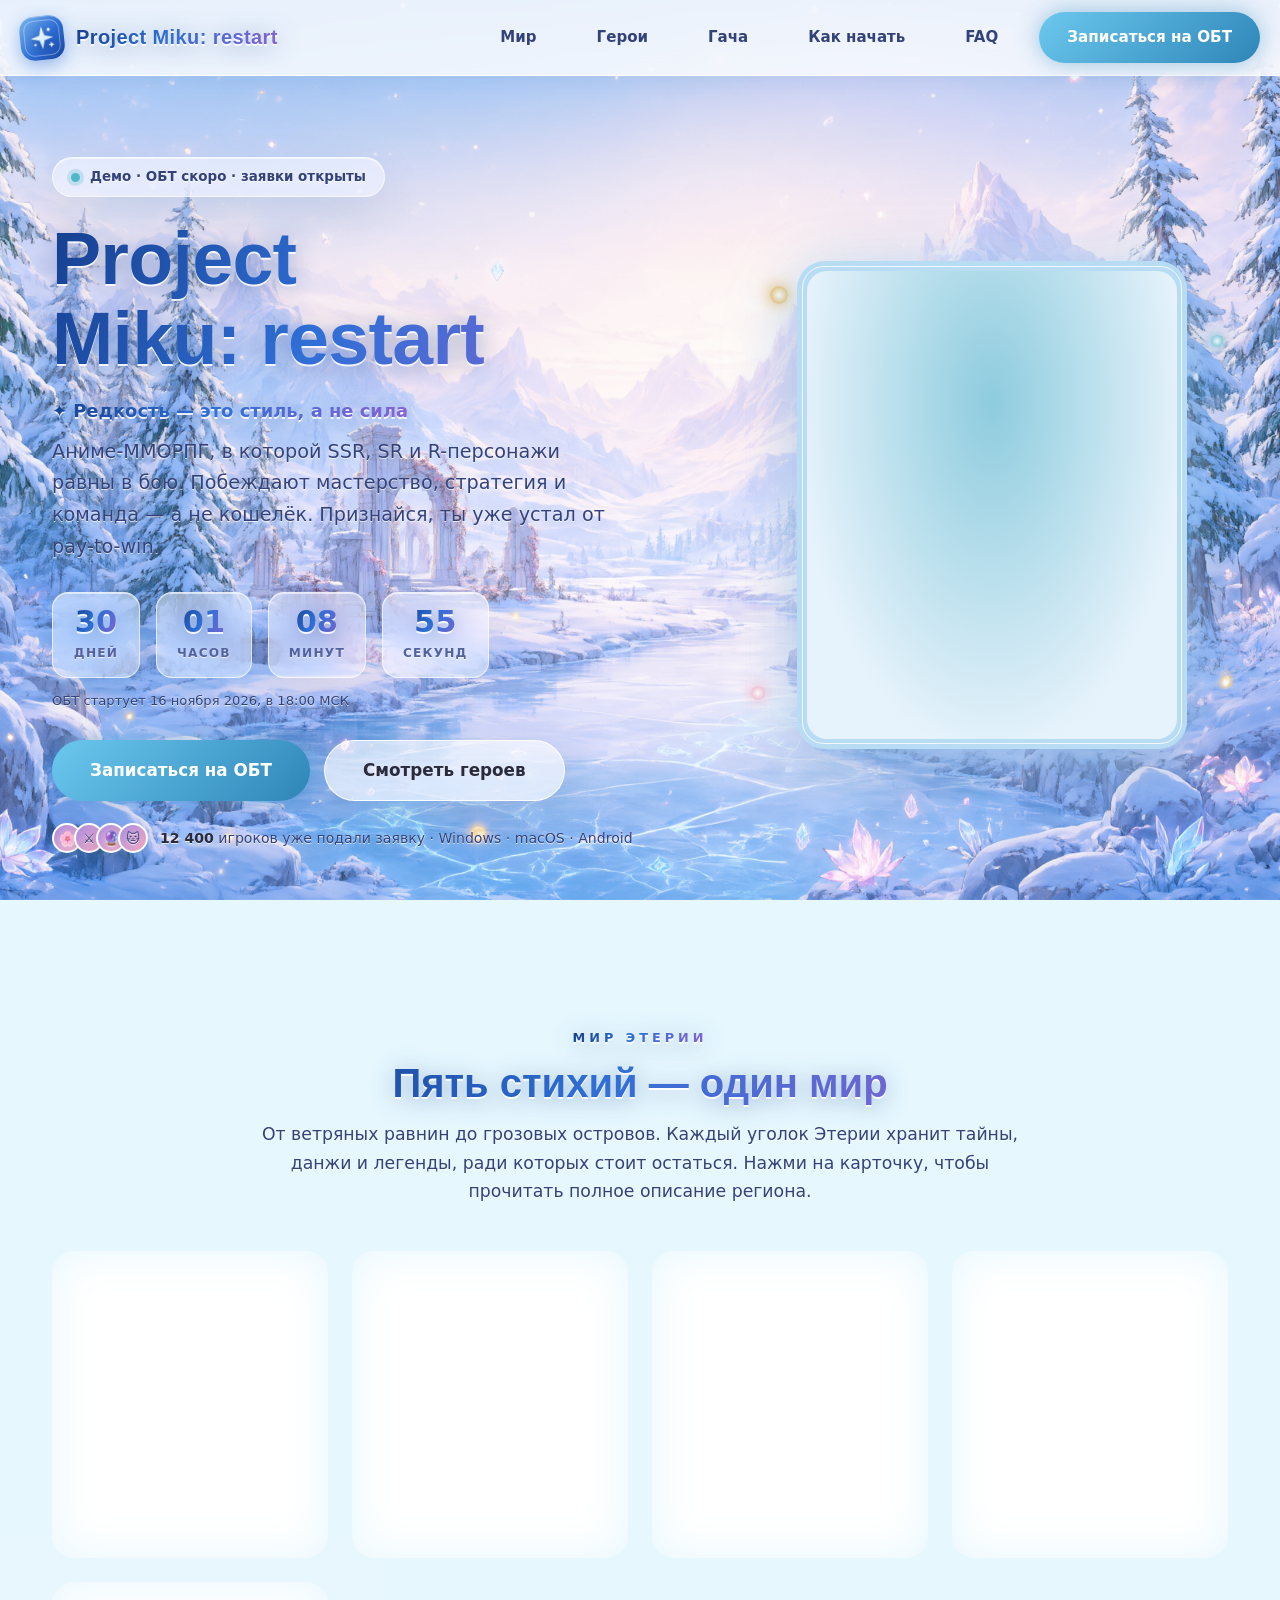
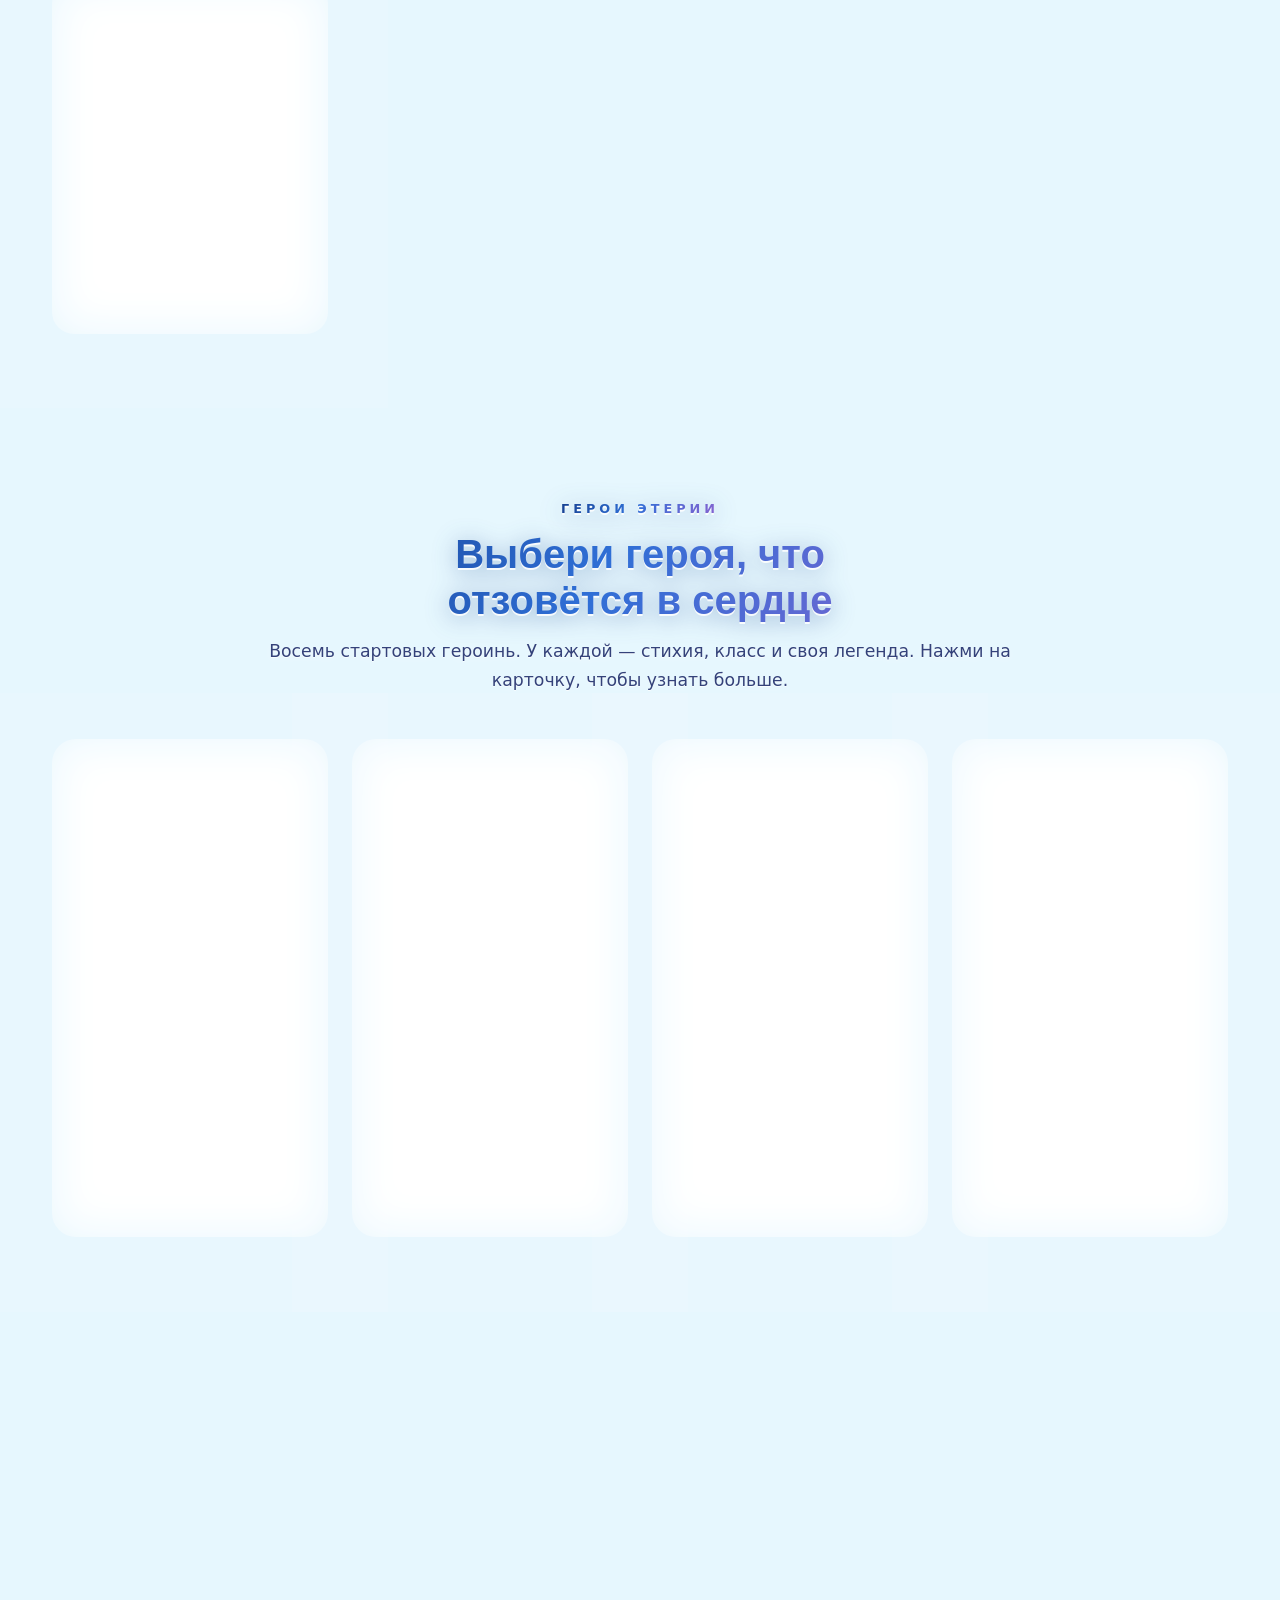
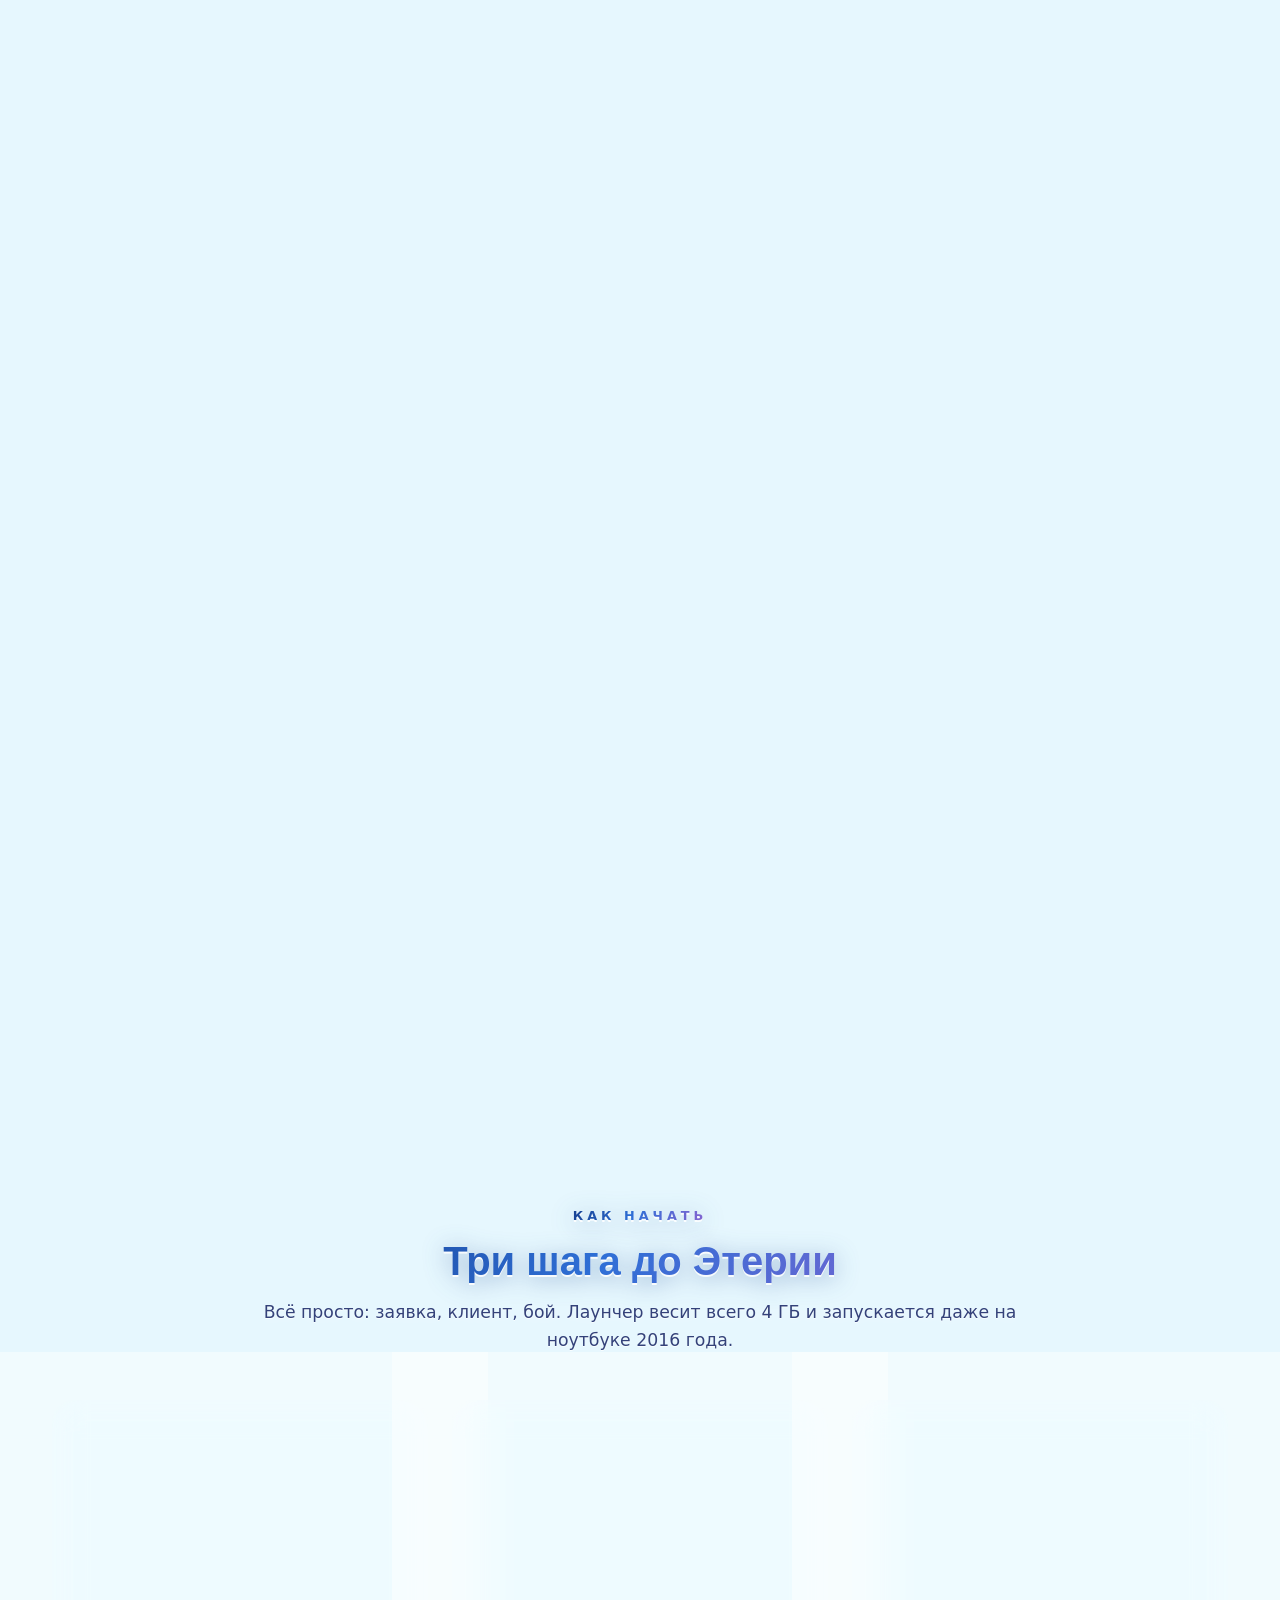
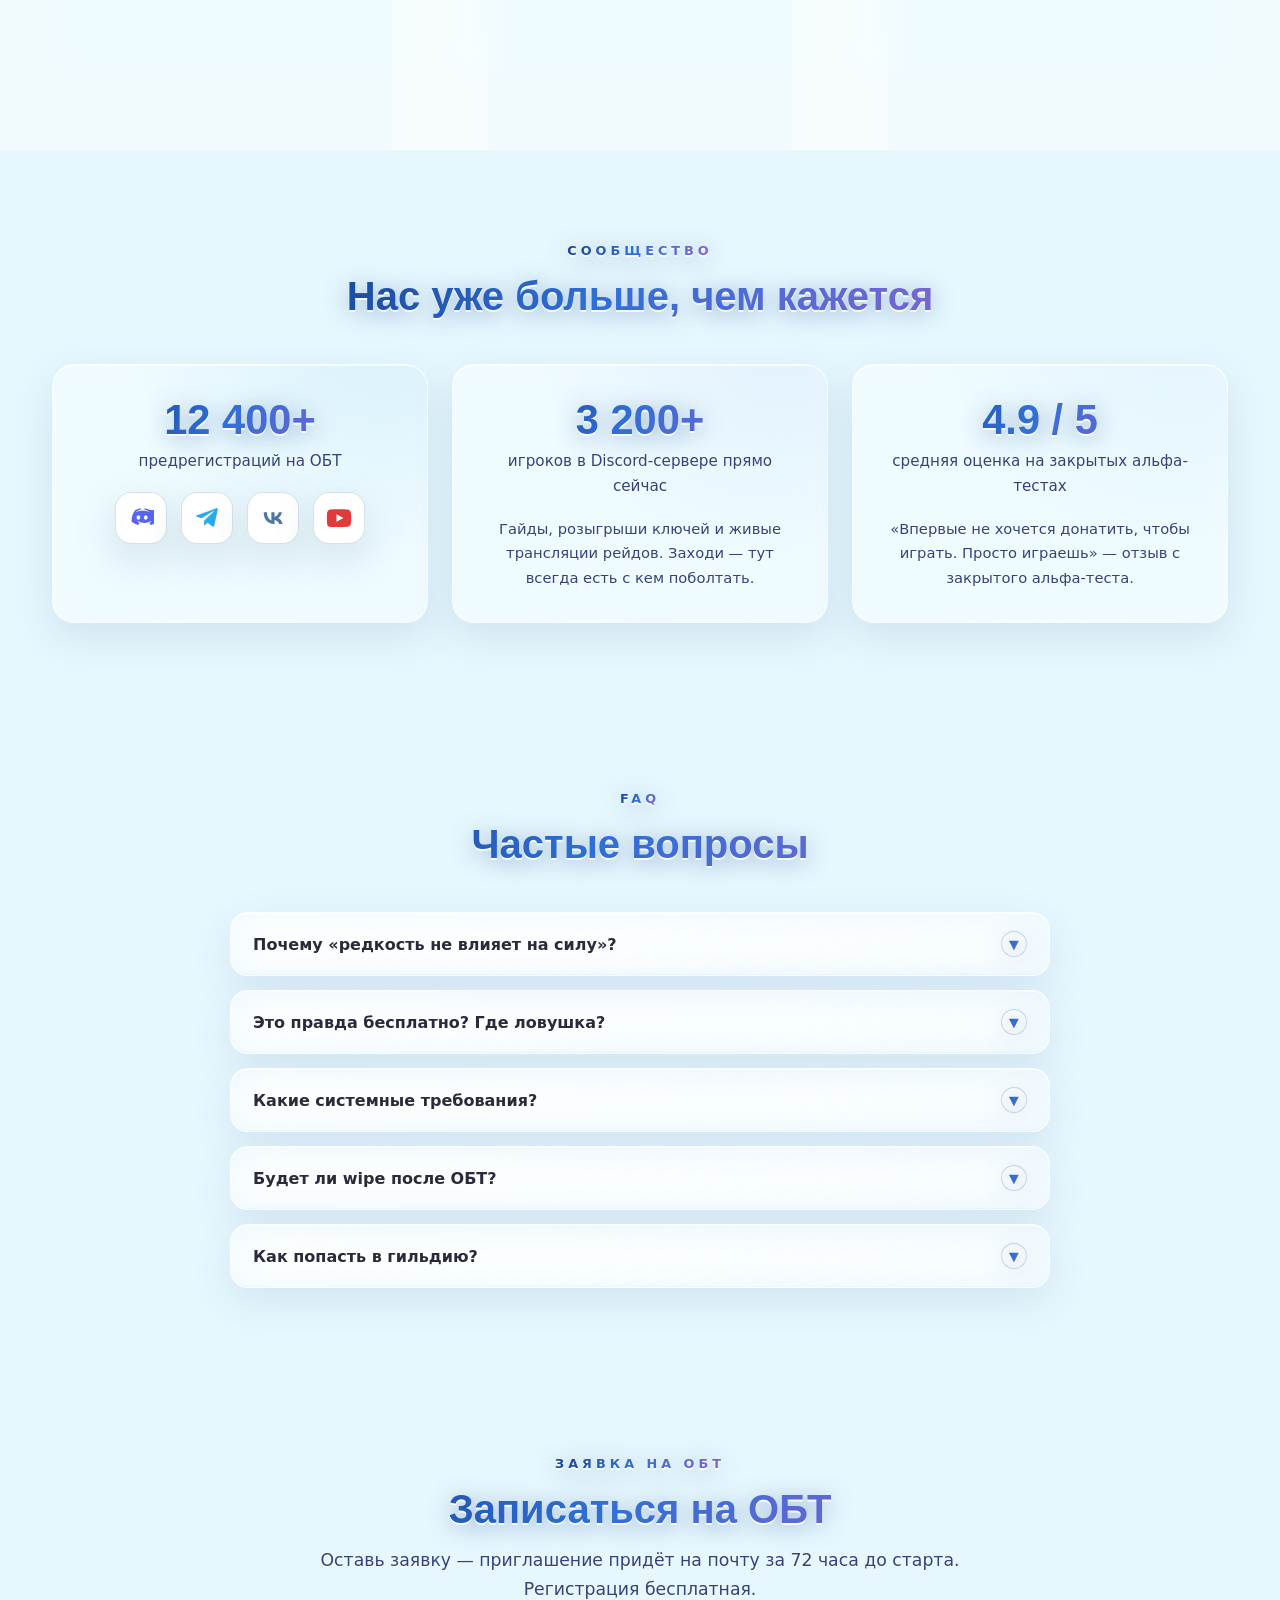
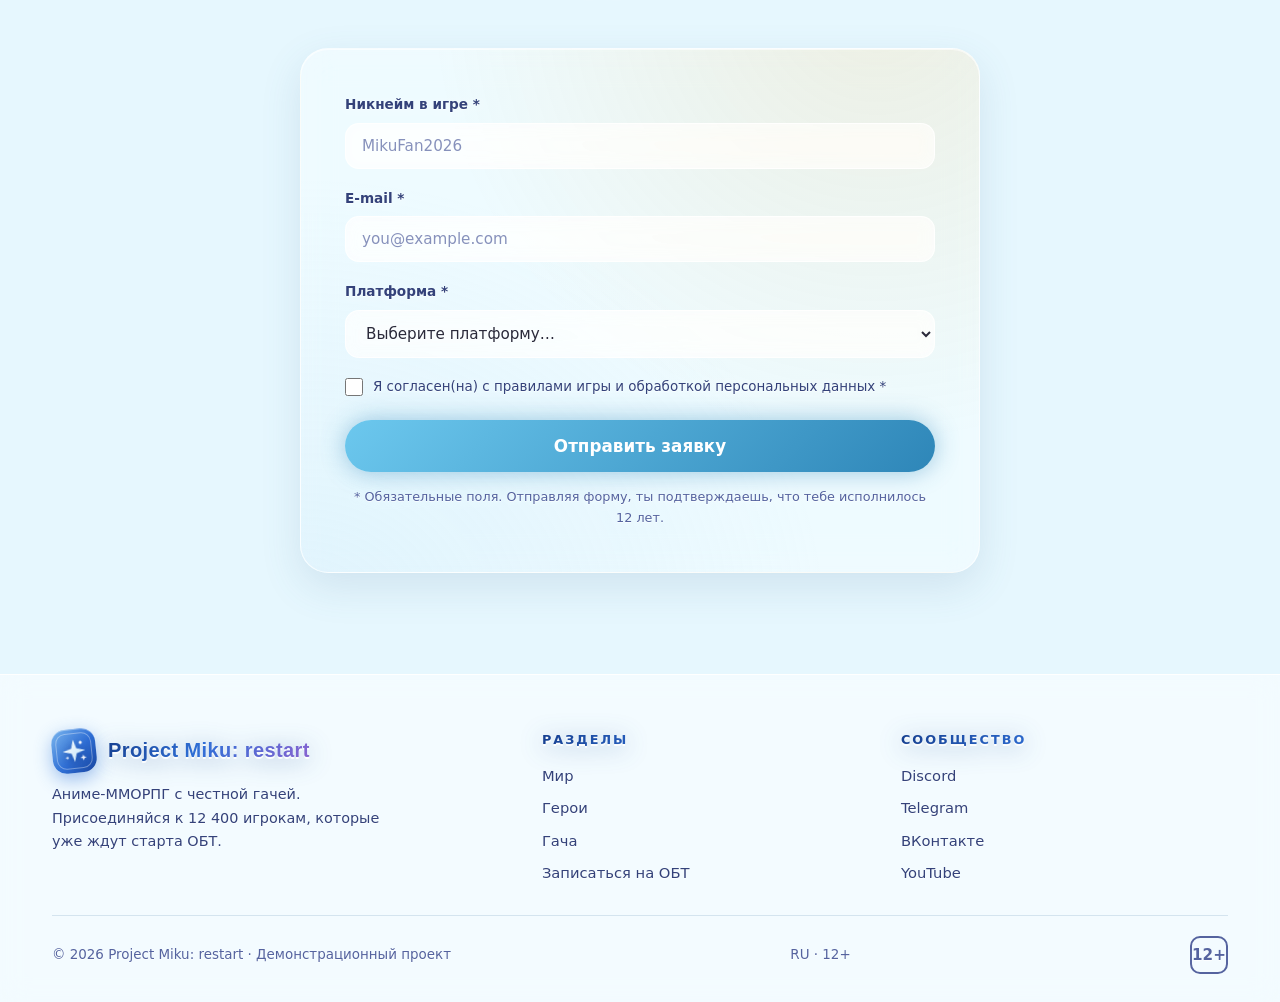
<file: index.html>
<!DOCTYPE html>
<html lang="ru">
<head>
<meta charset="UTF-8">
<meta name="viewport" content="width=device-width, initial-scale=1.0">
<meta name="description" content="Project Miku: restart — аниме-ММОРПГ с честной гачей. Редкость не влияет на силу: SSR, SR и R равны в бою. ОБТ уже скоро, отправляй заявку.">
<meta name="theme-color" content="#8fd0f0">
<meta property="og:type" content="website">
<meta property="og:site_name" content="Project Miku: restart">
<meta property="og:title" content="Project Miku: restart — аниме-ММОРПГ с честной гачей">
<meta property="og:description" content="Аниме-ММОРПГ, где редкость персонажа — это визуальный стиль, а не сила. 12 400 игроков уже подали заявку на ОБТ.">
<meta property="og:locale" content="ru_RU">
<meta name="twitter:card" content="summary">
<meta name="twitter:title" content="Project Miku: restart — аниме-ММОРПГ с честной гачей">
<meta name="twitter:description" content="Редкость не влияет на силу. Заявка на ОБТ открыта.">
<title>Project Miku: restart — аниме-ММОРПГ с честной гачей</title>
<script type="application/ld+json">
{"@context":"https://schema.org","@type":"VideoGame","name":"Project Miku: restart","applicationCategory":"Game","operatingSystem":"Windows, macOS, Android","gamePlatform":"PC, Mobile","genre":"MMORPG","inLanguage":"ru","offers":{"@type":"Offer","price":"0","priceCurrency":"RUB","availability":"https://schema.org/PreOrder"}}
</script>
<link rel="stylesheet" href="style.css">
</head>
<body>

<!-- ================= ЛЕТНИЙ ПЕЙЗАЖ (отрисованное PNG-изображение) ================= -->
<img class="bgimg" src="assets/anime-snow.png" alt="" width="1440" height="900" aria-hidden="true">

<!-- ================= SVG-СИМВОЛЫ ================= -->
<svg class="svg-defs" style="position:absolute;width:0;height:0;overflow:hidden" aria-hidden="true">
  <defs>
    <!-- Портрет аниме-девушки -->
    <symbol id="bust" viewBox="0 0 240 300">
      <defs>
        <radialGradient id="auraG" cx="50%" cy="40%" r="65%">
          <stop offset="0%" stop-color="var(--aura)" stop-opacity="0.5"/>
          <stop offset="100%" stop-color="var(--aura)" stop-opacity="0"/>
        </radialGradient>
        <linearGradient id="hairG" x1="0" y1="0" x2="0" y2="1">
          <stop offset="0%" stop-color="var(--hair-light)"/>
          <stop offset="55%" stop-color="var(--hair)"/>
          <stop offset="100%" stop-color="var(--hair-dark)"/>
        </linearGradient>
        <radialGradient id="eyeG" cx="38%" cy="34%" r="75%">
          <stop offset="0%" stop-color="var(--eye-light)"/>
          <stop offset="55%" stop-color="var(--eye)"/>
          <stop offset="100%" stop-color="var(--eye-dark)"/>
        </radialGradient>
      </defs>
      <circle cx="120" cy="152" r="120" fill="url(#auraG)"/>
      <circle cx="120" cy="152" r="99" fill="none" stroke="rgba(255,255,255,0.65)" stroke-width="1.5"/>
      <circle cx="120" cy="152" r="85" fill="none" stroke="rgba(255,255,255,0.4)" stroke-width="1" stroke-dasharray="3 7"/>
      <!-- задние волосы -->
      <path d="M120 30 C 50 30 28 112 38 200 C 46 260 78 280 120 282 C 162 280 194 260 202 200 C 212 112 190 30 120 30 Z" fill="url(#hairG)"/>
      <!-- плечи -->
      <path d="M28 300 C 34 250 78 234 120 234 C 162 234 206 250 212 300 Z" fill="var(--outfit)"/>
      <!-- воротник -->
      <path d="M90 240 L 120 274 L 150 240 C 138 228 102 228 90 240 Z" fill="var(--outfit-accent)"/>
      <path d="M90 240 L 120 274 L 150 240" stroke="var(--outfit-accent)" stroke-width="2.5" fill="none" stroke-linecap="round"/>
      <circle cx="120" cy="260" r="5.5" fill="#ffffff" opacity="0.9" stroke="var(--gold)" stroke-width="1.6"/>
      <!-- шея -->
      <path d="M108 150 L 132 150 L 130 198 C 128 206 112 206 110 198 Z" fill="var(--skin)"/>
      <path d="M120 162 L 131 198 C 129 204 120 204 120 198 Z" fill="rgba(0,0,0,0.07)"/>
      <!-- лицо -->
      <ellipse cx="120" cy="118" rx="36" ry="42" fill="var(--skin)"/>
      <ellipse cx="84" cy="126" rx="6.5" ry="10.5" fill="var(--skin)"/>
      <ellipse cx="156" cy="126" rx="6.5" ry="10.5" fill="var(--skin)"/>
      <!-- пряди по бокам -->
      <path d="M82 98 C 66 120 62 164 70 204 C 75 234 88 248 96 254 C 90 224 87 192 92 160 C 96 128 101 110 106 98 Z" fill="url(#hairG)"/>
      <path d="M158 98 C 174 120 178 164 170 204 C 165 234 152 248 144 254 C 150 224 153 192 148 160 C 144 128 139 110 134 98 Z" fill="url(#hairG)"/>
      <!-- чёлка -->
      <path d="M120 50 C 84 50 70 90 72 132 C 73 154 82 168 94 176 C 90 152 94 128 104 116 C 114 106 126 106 136 116 C 146 128 150 152 146 176 C 158 168 167 154 168 132 C 170 90 156 50 120 50 Z" fill="url(#hairG)"/>
      <!-- блик на чёлке -->
      <path d="M76 116 C 84 90 100 80 120 80 C 140 80 156 90 164 116 C 156 97 140 89 120 89 C 100 89 84 97 76 116 Z" fill="var(--hair-light)"/>
      <!-- гребень-прядь -->
      <path d="M98 62 C 106 57 114 55 120 56 C 113 66 106 80 100 94 C 94 80 92 68 98 62 Z" fill="#ffffff" opacity="0.55"/>
      <!-- глаза -->
      <ellipse cx="102" cy="128" rx="9.5" ry="12" fill="#ffffff"/>
      <ellipse cx="138" cy="128" rx="9.5" ry="12" fill="#ffffff"/>
      <ellipse cx="103" cy="129" rx="6.5" ry="9" fill="url(#eyeG)"/>
      <ellipse cx="137" cy="129" rx="6.5" ry="9" fill="url(#eyeG)"/>
      <circle cx="105.5" cy="125.2" r="2.7" fill="#ffffff"/>
      <circle cx="139.5" cy="125.2" r="2.7" fill="#ffffff"/>
      <circle cx="100.5" cy="132.4" r="1.4" fill="#ffffff" opacity="0.85"/>
      <circle cx="134.5" cy="132.4" r="1.4" fill="#ffffff" opacity="0.85"/>
      <!-- верхние ресницы -->
      <path d="M92 119 Q 102 113 112 118" stroke="var(--hair-dark)" stroke-width="2.8" fill="none" stroke-linecap="round"/>
      <path d="M128 118 Q 138 113 148 119" stroke="var(--hair-dark)" stroke-width="2.8" fill="none" stroke-linecap="round"/>
      <!-- брови -->
      <path d="M94 110 Q 103 105 112 109" stroke="var(--hair-dark)" stroke-width="2.2" fill="none" stroke-linecap="round" opacity="0.85"/>
      <path d="M128 109 Q 137 105 146 110" stroke="var(--hair-dark)" stroke-width="2.2" fill="none" stroke-linecap="round" opacity="0.85"/>
      <!-- румянец -->
      <ellipse cx="94" cy="142" rx="7" ry="4" fill="rgba(255,120,140,0.32)"/>
      <ellipse cx="146" cy="142" rx="7" ry="4" fill="rgba(255,120,140,0.32)"/>
      <!-- рот -->
      <path d="M114 150 Q 120 155.5 126 150" stroke="#d98a8a" stroke-width="2.2" fill="none" stroke-linecap="round"/>
      <!-- искры и частицы стихии -->
      <path d="M54 54 l3 8 8 3 -8 3 -3 8 -3 -8 -8 -3 8 -3 Z" fill="#ffffff" opacity="0.95"/>
      <path d="M184 76 l2.5 6.5 6.5 2.5 -6.5 2.5 -2.5 6.5 -2.5 -6.5 -6.5 -2.5 6.5 -2.5 Z" fill="#ffffff" opacity="0.75"/>
      <circle cx="172" cy="122" r="1.8" fill="#ffffff" opacity="0.85"/>
      <circle cx="64" cy="152" r="1.5" fill="#ffffff" opacity="0.8"/>
      <circle cx="176" cy="160" r="2.2" fill="var(--aura)" opacity="0.5"/>
      <circle cx="62" cy="196" r="2.6" fill="var(--aura)" opacity="0.4"/>
    </symbol>

    <!-- Иконки стихий -->
    <symbol id="el-anemo" viewBox="0 0 24 24">
      <path d="M12 1.8 L22.2 12 L12 22.2 L1.8 12 Z" fill="var(--el)"/>
      <path d="M12 5.4 L18.6 12 L12 18.6 L5.4 12 Z" fill="#fff" opacity="0.92"/>
      <path d="M12 12m-3.2 0a3.2 3.2 0 1 1 3.2 3.2" stroke="var(--el)" stroke-width="1.6" fill="none" stroke-linecap="round"/>
    </symbol>
    <symbol id="el-pyro" viewBox="0 0 24 24">
      <path d="M12 1.8 L22.2 12 L12 22.2 L1.8 12 Z" fill="var(--el)"/>
      <path d="M12 5.4 L18.6 12 L12 18.6 L5.4 12 Z" fill="#fff" opacity="0.92"/>
      <path d="M12 7.2c2.2 2.2 3.4 3.9 3.4 5.6a3.4 3.4 0 0 1-6.8 0c0-1 .5-2 1.3-3 .2.9.7 1.5 1.3 1.9.1-1.5.4-2.9.8-4.5z" fill="var(--el)"/>
    </symbol>
    <symbol id="el-hydro" viewBox="0 0 24 24">
      <path d="M12 1.8 L22.2 12 L12 22.2 L1.8 12 Z" fill="var(--el)"/>
      <path d="M12 5.4 L18.6 12 L12 18.6 L5.4 12 Z" fill="#fff" opacity="0.92"/>
      <path d="M12 7.4c2.4 2.7 3.6 4.6 3.6 6.2a3.6 3.6 0 0 1-7.2 0c0-1.6 1.2-3.5 3.6-6.2z" fill="var(--el)"/>
    </symbol>
    <symbol id="el-electro" viewBox="0 0 24 24">
      <path d="M12 1.8 L22.2 12 L12 22.2 L1.8 12 Z" fill="var(--el)"/>
      <path d="M12 5.4 L18.6 12 L12 18.6 L5.4 12 Z" fill="#fff" opacity="0.92"/>
      <path d="M13.4 6.2 8.8 12.6h2.6l-1 5.2 4.8-6.4h-2.6z" fill="var(--el)"/>
    </symbol>
    <symbol id="el-dendro" viewBox="0 0 24 24">
      <path d="M12 1.8 L22.2 12 L12 22.2 L1.8 12 Z" fill="var(--el)"/>
      <path d="M12 5.4 L18.6 12 L12 18.6 L5.4 12 Z" fill="#fff" opacity="0.92"/>
      <path d="M7 17.2C7.4 11.6 10.2 7.8 17 7.2c.6 6.8-2.2 9.6-8.8 10-1 .1-1.6-.1-1.2 0z" fill="var(--el)"/>
      <path d="M7 17.2 11.8 12.4" stroke="var(--el)" stroke-width="1.4" stroke-linecap="round"/>
    </symbol>
    <symbol id="el-cryo" viewBox="0 0 24 24">
      <path d="M12 1.8 L22.2 12 L12 22.2 L1.8 12 Z" fill="var(--el)"/>
      <path d="M12 5.4 L18.6 12 L12 18.6 L5.4 12 Z" fill="#fff" opacity="0.92"/>
      <path d="M12 7.4v9.2M7.4 12h9.2M8.7 8.7l6.6 6.6M15.3 8.7l-6.6 6.6" stroke="var(--el)" stroke-width="1.6" stroke-linecap="round"/>
    </symbol>
    <symbol id="el-geo" viewBox="0 0 24 24">
      <path d="M12 1.8 L22.2 12 L12 22.2 L1.8 12 Z" fill="var(--el)"/>
      <path d="M12 5.4 L18.6 12 L12 18.6 L5.4 12 Z" fill="#fff" opacity="0.92"/>
      <path d="M12 7.6l4.4 4.4-4.4 4.4-4.4-4.4z" fill="var(--el)"/>
    </symbol>

    <!-- Звезда гачи -->
    <symbol id="wish-star" viewBox="0 0 220 220">
      <defs>
        <linearGradient id="starG" x1="0" y1="0" x2="1" y2="1">
          <stop offset="0%" stop-color="#fff2c8"/>
          <stop offset="45%" stop-color="#f4c97a"/>
          <stop offset="100%" stop-color="#e0a838"/>
        </linearGradient>
      </defs>
      <g transform="translate(110 110)">
        <path d="M0 -92 L22 -32 L86 -32 L34 8 L54 70 L0 34 L-54 70 L-34 8 L-86 -32 L-22 -32 Z" fill="url(#starG)"/>
        <path d="M0 -70 L14 -25 L58 -25 L22 8 L36 48 L0 26 L-36 48 L-22 8 L-58 -25 L-14 -25 Z" fill="#fff" opacity="0.4"/>
        <circle cx="-26" cy="-26" r="7" fill="#fff" opacity="0.85"/>
        <circle cx="30" cy="34" r="5" fill="#fff" opacity="0.7"/>
        <circle cx="24" cy="-44" r="4" fill="#fff" opacity="0.6"/>
      </g>
    </symbol>

    <!-- Регионы (светлые) -->
    <symbol id="land-plains" viewBox="0 0 320 140">
      <defs>
        <linearGradient id="plg" x1="0" y1="0" x2="0" y2="1">
          <stop offset="0%" stop-color="#9fd8ea"/>
          <stop offset="100%" stop-color="#cfeef7"/>
        </linearGradient>
      </defs>
      <rect width="320" height="140" fill="url(#plg)"/>
      <ellipse cx="250" cy="36" rx="30" ry="16" fill="#fff" opacity="0.9"/>
      <path d="M0 100 L60 60 L110 92 L170 44 L230 90 L280 58 L320 88 L320 140 L0 140 Z" fill="#8fce9a"/>
      <path d="M0 118 L80 92 L140 112 L210 84 L280 110 L320 94 L320 140 L0 140 Z" fill="#6fb087"/>
    </symbol>
    <symbol id="land-cliffs" viewBox="0 0 320 140">
      <linearGradient id="clg" x1="0" y1="0" x2="0" y2="1">
        <stop offset="0%" stop-color="#f4d9a0"/>
        <stop offset="100%" stop-color="#faeed2"/>
      </linearGradient>
      <rect width="320" height="140" fill="url(#clg)"/>
      <ellipse cx="70" cy="34" rx="26" ry="15" fill="#fff" opacity="0.9"/>
      <path d="M0 90 L50 46 L110 84 L180 30 L250 80 L320 46 L320 140 L0 140 Z" fill="#e8c887"/>
      <path d="M0 116 L90 86 L160 112 L240 80 L320 112 L320 140 L0 140 Z" fill="#d4ab5e"/>
    </symbol>
    <symbol id="land-storm" viewBox="0 0 320 140">
      <linearGradient id="stg" x1="0" y1="0" x2="0" y2="1">
        <stop offset="0%" stop-color="#c7b8ea"/>
        <stop offset="100%" stop-color="#e8dff8"/>
      </linearGradient>
      <rect width="320" height="140" fill="url(#stg)"/>
      <path d="M200 10 L214 44 L250 22 L234 56 L276 34 L240 66 L292 52 L246 82 L210 78 L160 92 L120 40 Z" fill="#e8c85a" opacity="0.95"/>
      <path d="M0 100 L70 60 L130 96 L210 56 L280 94 L320 70 L320 140 L0 140 Z" fill="#ab93d8"/>
      <path d="M0 120 L100 92 L180 116 L260 88 L320 112 L320 140 L0 140 Z" fill="#8a6fc0"/>
    </symbol>
    <symbol id="land-forest" viewBox="0 0 320 140">
      <linearGradient id="fog" x1="0" y1="0" x2="0" y2="1">
        <stop offset="0%" stop-color="#bfe3b0"/>
        <stop offset="100%" stop-color="#dcf0d2"/>
      </linearGradient>
      <rect width="320" height="140" fill="url(#fog)"/>
      <ellipse cx="270" cy="28" rx="24" ry="13" fill="#fff" opacity="0.7"/>
      <path d="M40 60 L60 20 L80 60 Z" fill="#7cbb6a"/>
      <path d="M110 70 L135 12 L160 70 Z" fill="#92cc7e"/>
      <path d="M180 66 L204 18 L228 66 Z" fill="#7cbb6a"/>
      <path d="M250 62 L270 24 L290 62 Z" fill="#92cc7e"/>
      <path d="M0 96 L70 70 L140 100 L220 66 L320 100 L320 140 L0 140 Z" fill="#5fa856"/>
      <path d="M0 118 L110 96 L220 116 L320 96 L320 140 L0 140 Z" fill="#4c9345"/>
    </symbol>

    <!-- Соцсети -->
    <symbol id="ic-discord" viewBox="0 0 24 24">
      <path fill="#5865F2" d="M20.3 4.7A19.8 19.8 0 0 0 15.4 3l-.5 1a18.3 18.3 0 0 1 5.4 2.7 15.6 15.6 0 0 0-13.5 0A18.3 18.3 0 0 1 12.2 4L11.7 3a19.8 19.8 0 0 0-4.9 1.7C3.9 8.4 3.1 12 3.4 15.5a19.8 19.8 0 0 0 6 3l1.2-2a12.9 12.9 0 0 1-2-1l.5-.4a14.2 14.2 0 0 0 12.1 0l.5.4a12.9 12.9 0 0 1-2 1l1.2 2a19.8 19.8 0 0 0 6-3c.4-4.2-.7-7.8-3.1-10.8zM9.6 13.5c-1 0-1.7-.9-1.7-2s.8-2 1.7-2 1.7.9 1.7 2-.8 2-1.7 2zm6.8 0c-1 0-1.7-.9-1.7-2s.8-2 1.7-2 1.7.9 1.7 2-.7 2-1.7 2z"/>
    </symbol>
    <symbol id="ic-tg" viewBox="0 0 24 24">
      <path fill="#2AABEE" d="M21.9 4.4 18.8 19c-.2 1-.8 1.2-1.7.8l-4.7-3.5-2.3 2.2c-.3.3-.5.5-1 .5l.4-4.8L18.2 5.9c.4-.3-.1-.5-.6-.2L7.2 12.3l-4.6-1.4c-1-.3-1-1 .2-1.5L20.7 3c.8-.3 1.6.2 1.2 1.4z"/>
    </symbol>
    <symbol id="ic-vk" viewBox="0 0 24 24">
      <path fill="#4D76A1" d="M12.9 17.5c-5.8 0-9.4-4-9.5-10.7h3c.1 4.9 2.4 7 4.1 7.4V6.8h2.9v4.2c1.7-.2 3.4-2.1 4-4.2h2.9c-.4 2.6-2.3 4.5-3.6 5.3 1.3.6 3.4 2.2 4.2 5.4h-3.2c-.6-2-2.2-3.5-4.3-3.7v3.7z"/>
    </symbol>
    <symbol id="ic-yt" viewBox="0 0 24 24">
      <path fill="#E03A3A" d="M23 7.5s-.2-1.6-.9-2.3c-.8-.9-1.8-.9-2.3-1C16.7 4 12 4 12 4s-4.7 0-7.8.2c-.5.1-1.5.1-2.3 1-.7.7-.9 2.3-.9 2.3S.8 9.5.8 11.4v1.7c0 1.9.2 3.9.2 3.9s.2 1.6.9 2.3c.8.8 1.9.8 2.4.9 1.8.2 7.7.2 7.7.2s4.7 0 7.8-.3c.5-.1 1.5-.1 2.3-1 .7-.7.9-2.3.9-2.3s.2-2 .2-3.9v-1.6c0-1.9-.2-3.9-.2-3.9zM9.7 15.4V8.6l6.3 3.4-6.3 3.4z"/>
    </symbol>
  </defs>
</svg>

<!-- ================= ШАПКА ================= -->
<header class="site-header" role="banner">
  <div class="container header-inner">
    <a href="#top" class="logo" aria-label="Project Miku: restart — на главную">
      <span class="logo-mark" aria-hidden="true"><svg class="logo-svg" viewBox="0 0 42 42"><defs><linearGradient id="lgGem" x1="0" y1="0" x2="1" y2="1"><stop offset="0%" stop-color="#ffffff"/><stop offset="100%" stop-color="#bfe0f7"/></linearGradient></defs><path d="M21 5 L24.6 17.4 L37 21 L24.6 24.6 L21 37 L17.4 24.6 L5 21 L17.4 17.4 Z" fill="url(#lgGem)"/><circle cx="31" cy="10" r="2.2" fill="#ffffff" opacity="0.95"/><circle cx="11" cy="30" r="1.7" fill="#ffffff" opacity="0.85"/><path d="M33.5 27 l1.2 3.2 3.2 1.2 -3.2 1.2 -1.2 3.2 -1.2 -3.2 -3.2 -1.2 3.2 -1.2 Z" fill="#ffffff" opacity="0.9"/></svg></span>
      <span class="logo-text">Project Miku: restart</span>
    </a>
    <nav class="main-nav" aria-label="Основная навигация">
      <a href="#world" class="nav-link">Мир</a>
      <a href="#characters" class="nav-link">Герои</a>
      <a href="#gacha" class="nav-link">Гача</a>
      <a href="#play" class="nav-link">Как начать</a>
      <a href="#faq" class="nav-link">FAQ</a>
      <a href="#register" class="btn btn-gold">Записаться на ОБТ</a>
    </nav>
    <button class="burger" id="burger" aria-label="Открыть меню" aria-expanded="false" aria-controls="mobileMenu">
      <span></span>
    </button>
  </div>
</header>

<!-- Мобильное меню -->
<div class="mobile-menu" id="mobileMenu" aria-hidden="true">
  <nav aria-label="Мобильная навигация">
    <a href="#world" class="nav-link">Мир</a>
    <a href="#characters" class="nav-link">Герои</a>
    <a href="#gacha" class="nav-link">Гача</a>
    <a href="#play" class="nav-link">Как начать</a>
    <a href="#faq" class="nav-link">FAQ</a>
    <a href="#register" class="btn btn-gold">Записаться на ОБТ</a>
  </nav>
</div>

<main id="top">

  <!-- ================= HERO ================= -->
  <section class="hero" aria-labelledby="hero-title">
    <div class="container hero-grid">
      <div class="hero-copy">
        <div class="hero-badge"><span class="dot" aria-hidden="true"></span><span>Демо · ОБТ скоро · заявки открыты</span></div>
        <h1 class="hero-title" id="hero-title">Project Miku: restart</h1>
        <div class="hero-usp">✦ Редкость — это стиль, а не сила</div>
        <p class="hero-subtitle">Аниме-ММОРПГ, в которой SSR, SR и R-персонажи равны в бою. Побеждают мастерство, стратегия и команда — а не кошелёк. Признайся, ты уже устал от pay-to-win.</p>

        <div class="countdown" role="timer" aria-live="off" aria-label="Обратный отсчёт до начала ОБТ">
          <div class="countdown-item">
            <div class="countdown-value" id="cd-days">00</div>
            <div class="countdown-label">Дней</div>
          </div>
          <div class="countdown-item">
            <div class="countdown-value" id="cd-hours">00</div>
            <div class="countdown-label">Часов</div>
          </div>
          <div class="countdown-item">
            <div class="countdown-value" id="cd-minutes">00</div>
            <div class="countdown-label">Минут</div>
          </div>
          <div class="countdown-item">
            <div class="countdown-value" id="cd-seconds">00</div>
            <div class="countdown-label">Секунд</div>
          </div>
        </div>
        <p class="countdown-note">ОБТ стартует 16 ноября 2026, в 18:00 МСК</p>

        <div class="hero-cta">
          <a href="#register" class="btn btn-gold btn-lg">Записаться на ОБТ</a>
          <a href="#characters" class="btn btn-ghost btn-lg">Смотреть героев</a>
        </div>

        <div class="social-proof">
          <span class="avatars">
            <span aria-hidden="true">🌸</span>
            <span aria-hidden="true">⚔️</span>
            <span aria-hidden="true">🔮</span>
            <span aria-hidden="true">🐱</span>
          </span>
          <span><strong>12 400</strong> игроков уже подали заявку · Windows · macOS · Android</span>
        </div>
      </div>

      <div class="hero-art">
        <span class="orb o1" aria-hidden="true"></span>
        <span class="orb o2" aria-hidden="true"></span>
        <span class="orb o3" aria-hidden="true"></span>
        <div class="art-frame">
          <div class="art-inner">
            <video src="assets/char-new1.mp4" autoplay muted loop playsinline preload="metadata" aria-label="Анимационный ролик — Project Miku: restart"></video>
          </div>
        </div>
      </div>
    </div>
  </section>

  <!-- ================= МИР ================= -->
  <section id="world" aria-labelledby="world-title">
    <div class="container">
      <div class="section-head reveal">
        <span class="kicker">Мир Этерии</span>
        <h2 class="section-title" id="world-title">Пять стихий — один мир</h2>
        <p class="section-lead">От ветряных равнин до грозовых островов. Каждый уголок Этерии хранит тайны, данжи и легенды, ради которых стоит остаться. Нажми на карточку, чтобы прочитать полное описание региона.</p>
      </div>

      <div class="regions-grid">
        <article class="region-card reveal">
          <div class="region-art">
            <img src="assets/region-plains.png" alt="Ветряные равнины" loading="lazy">
          </div>
          <div class="region-info">
            <h3 class="region-name">Ветряные равнины</h3>
            <p class="region-desc">Бескрайние луга уровня 1–20, где ветер поёт в травах, а новички учатся первым комбо.</p>
          </div>
        </article>

        <article class="region-card reveal">
          <div class="region-art">
            <img src="assets/region-storm.png" alt="Грозовые острова" loading="lazy">
          </div>
          <div class="region-info">
            <h3 class="region-name">Грозовые острова</h3>
            <p class="region-desc">Архипелаг 40+ уровня: здесь молнии танцуют над баграми, а рейды требуют слаженной команды.</p>
          </div>
        </article>

        <article class="region-card reveal">
          <div class="region-art">
            <img src="assets/region-cliffs.png" alt="Золотые скалы" loading="lazy">
          </div>
          <div class="region-info">
            <h3 class="region-name">Золотые скалы</h3>
            <p class="region-desc">Горы, в недрах которых спят древние драконы. PvP-арены и аукцион гильдий — здесь.</p>
          </div>
        </article>

        <article class="region-card reveal">
          <div class="region-art">
            <img src="assets/region-forest.png" alt="Туманные леса" loading="lazy">
          </div>
          <div class="region-info">
            <h3 class="region-name">Туманные леса</h3>
            <p class="region-desc">Девственные джунгли с легендарными боссами. Тут прячутся секреты, которые не найти в гайдах.</p>
          </div>
        </article>

        <article class="region-card reveal">
          <div class="region-art">
            <img src="assets/region-snow.png" alt="Ледяной Предел" loading="lazy">
          </div>
          <div class="region-info">
            <h3 class="region-name">Ледяной Предел</h3>
            <p class="region-desc">Заснеженная долина 40–60 уровней, где время застыло вместе с реками. Среди древних руин ледяные духи охраняют артефакт «Сердце Зимы».</p>
          </div>
        </article>
      </div>
    </div>
  </section>

  <!-- ================= ПЕРСОНАЖИ ================= -->
  <section id="characters" aria-labelledby="chars-title">
    <div class="container">
      <div class="section-head reveal">
        <span class="kicker">Герои Этерии</span>
        <h2 class="section-title" id="chars-title">Выбери героя, что отзовётся в сердце</h2>
        <p class="section-lead">Восемь стартовых героинь. У каждой — стихия, класс и своя легенда. Нажми на карточку, чтобы узнать больше.</p>
      </div>
      <div class="characters-grid" id="charsGrid">
        <!-- Карточки вставляются JS -->
      </div>
    </div>
  </section>

  <!-- ================= ГАЧА ================= -->
  <section id="gacha" aria-labelledby="gacha-title">
    <div class="container">
      <div class="section-head reveal">
        <span class="kicker">Система гачи</span>
        <h2 class="section-title" id="gacha-title">Честные шансы. Прозрачные правила.</h2>
        <p class="section-lead">Никакого pay-to-win: редкость — это косметика, а не сила. Вот реальные вероятности выпадения.</p>
      </div>

      <div class="gacha-grid">
        <div class="wish-visual reveal" aria-hidden="true">
          <div class="wish-glow"></div>
          <svg class="wish-cloud" viewBox="0 0 300 260" role="img" aria-label="Ледяной кристалл Этерии">
            <defs>
              <linearGradient id="cryMain" x1="0" y1="0" x2="0" y2="1">
                <stop offset="0%" stop-color="#f4fcff"/>
                <stop offset="45%" stop-color="#bfe9ff"/>
                <stop offset="100%" stop-color="#63b8e6"/>
              </linearGradient>
              <linearGradient id="crySide" x1="0" y1="0" x2="0" y2="1">
                <stop offset="0%" stop-color="#d8f2ff"/>
                <stop offset="100%" stop-color="#3e93c4"/>
              </linearGradient>
              <linearGradient id="cryEdge" x1="0" y1="0" x2="0" y2="1">
                <stop offset="0%" stop-color="#ffffff"/>
                <stop offset="100%" stop-color="#9adcf5"/>
              </linearGradient>
            </defs>
            <g transform="translate(150 132)">
              <path d="M0 -112 L40 -36 L26 96 L0 122 L-26 96 L-40 -36 Z" fill="url(#cryMain)"/>
              <path d="M0 -112 L40 -36 L0 122 L-40 -36 Z" fill="url(#crySide)" opacity="0.5"/>
              <path d="M0 -112 L0 122 L-40 -36 Z" fill="url(#cryEdge)" opacity="0.55"/>
              <path d="M0 -112 L40 -36 L26 96 L0 122 Z" fill="url(#crySide)" opacity="0.35"/>
              <path d="M0 -96 L14 -30 L6 84 L0 100 Z" fill="#ffffff" opacity="0.55"/>
              <path d="M0 -112 L40 -36 L26 96 L0 122 L-26 96 L-40 -36 Z" fill="none" stroke="#ffffff" stroke-width="3" opacity="0.85"/>
              <path d="M-62 -6 L-46 24 L-58 78 L-76 24 Z" fill="url(#cryEdge)" opacity="0.9"/>
              <path d="M64 10 L78 34 L68 82 L52 36 Z" fill="url(#cryEdge)" opacity="0.85"/>
              <path d="M-92 -78 l5 13 13 5 -13 5 -5 13 -5 -13 -13 -5 13 -5 Z" fill="#ffffff" opacity="0.95"/>
              <path d="M86 -92 l4 10 10 4 -10 4 -4 10 -4 -10 -10 -4 10 -4 Z" fill="#ffffff" opacity="0.85"/>
              <circle cx="98" cy="-30" r="3" fill="#ffffff" opacity="0.9"/>
              <circle cx="-102" cy="30" r="2.4" fill="#ffffff" opacity="0.8"/>
            </g>
          </svg>
        </div>

        <div class="reveal">
          <div class="rate-block glass-panel" style="padding:26px 26px 12px;">
            <div class="rate-row">
              <div class="rate-head"><span>SSR · 5 звёзд</span><span class="val">1.6%</span></div>
              <div class="rate-bar rate-ssr"><i style="width:1.6%"></i></div>
            </div>
            <div class="rate-row">
              <div class="rate-head"><span>SR · 4 звезды</span><span class="val">6.0%</span></div>
              <div class="rate-bar rate-sr"><i style="width:6%"></i></div>
            </div>
            <div class="rate-row">
              <div class="rate-head"><span>R · 3 звезды</span><span class="val">92.4%</span></div>
              <div class="rate-bar rate-r"><i style="width:92.4%"></i></div>
            </div>
            <div class="pity-chips">
              <span class="pity-chip">Гарант 5★ — <b>90 призывов</b></span>
              <span class="pity-chip">«Мираж» 5★ — <b>180 призывов</b></span>
              <span class="pity-chip">Дроп валюты — <b>0 ₽</b></span>
            </div>
          </div>

          <div class="usp-highlight">
            <strong>Редкость != сила</strong>
            <p>SSR сияет золотой аурой при призыве, но боевые статы идентичны R-собрату. Побеждает скилл, стратегия и слаженная команда — а не 10 000 вложенных рублей.</p>
          </div>
        </div>
      </div>
    </div>
  </section>

  <!-- ================= КАК ИГРАТЬ ================= -->
  <section id="play" aria-labelledby="play-title">
    <div class="container">
      <div class="section-head reveal">
        <span class="kicker">Как начать</span>
        <h2 class="section-title" id="play-title">Три шага до Этерии</h2>
        <p class="section-lead">Всё просто: заявка, клиент, бой. Лаунчер весит всего 4 ГБ и запускается даже на ноутбуке 2016 года.</p>
      </div>

      <div class="steps-grid">
        <div class="step-card reveal">
          <div class="step-icon" aria-hidden="true">📝</div>
          <h3 class="step-title">Подай заявку</h3>
          <p class="step-text">Заполни форму ниже — это займёт 30 секунд. Ты получишь приглашение на почту за 72 часа до старта ОБТ.</p>
        </div>
        <div class="step-card reveal">
          <div class="step-icon" aria-hidden="true">⬇️</div>
          <h3 class="step-title">Скачай клиент</h3>
          <p class="step-text">Кросс-плей: Windows, macOS и Android. Прогресс синхронизируется автоматически через аккаунт.</p>
        </div>
        <div class="step-card reveal">
          <div class="step-icon" aria-hidden="true">⚔️</div>
          <h3 class="step-title">Войди в Этерию</h3>
          <p class="step-text">Выбери одну из четырёх стартовых зон, призови первую героиню и сразись в первом подземелье с гильдией.</p>
        </div>
      </div>
    </div>
  </section>

  <!-- ================= КОМЬЮНИТИ ================= -->
  <section id="community" aria-labelledby="comm-title">
    <div class="container">
      <div class="section-head reveal">
        <span class="kicker">Сообщество</span>
        <h2 class="section-title" id="comm-title">Нас уже больше, чем кажется</h2>
      </div>

      <div class="community-grid">
        <div class="comm-card reveal">
          <div class="comm-stat">12 400+</div>
          <div class="comm-label">предрегистраций на ОБТ</div>
          <div class="social-row">
            <a class="social-btn" href="#" aria-label="Discord"><svg><use href="#ic-discord"/></svg></a>
            <a class="social-btn" href="#" aria-label="Telegram"><svg><use href="#ic-tg"/></svg></a>
            <a class="social-btn" href="#" aria-label="ВКонтакте"><svg><use href="#ic-vk"/></svg></a>
            <a class="social-btn" href="#" aria-label="YouTube"><svg><use href="#ic-yt"/></svg></a>
          </div>
        </div>
        <div class="comm-card reveal">
          <div class="comm-stat">3 200+</div>
          <div class="comm-label">игроков в Discord-сервере прямо сейчас</div>
          <p class="section-lead" style="font-size:0.92rem;">Гайды, розыгрыши ключей и живые трансляции рейдов. Заходи — тут всегда есть с кем поболтать.</p>
        </div>
        <div class="comm-card reveal">
          <div class="comm-stat">4.9 / 5</div>
          <div class="comm-label">средняя оценка на закрытых альфа-тестах</div>
          <p class="section-lead" style="font-size:0.92rem;">«Впервые не хочется донатить, чтобы играть. Просто играешь» — отзыв с закрытого альфа-теста.</p>
        </div>
      </div>
    </div>
  </section>

  <!-- ================= FAQ ================= -->
  <section id="faq" aria-labelledby="faq-title">
    <div class="container">
      <div class="section-head reveal">
        <span class="kicker">FAQ</span>
        <h2 class="section-title" id="faq-title">Частые вопросы</h2>
      </div>

      <div class="faq-list reveal">
        <div class="faq-item">
          <button class="faq-q" aria-expanded="false">
            <span>Почему «редкость не влияет на силу»?</span>
            <span class="chev" aria-hidden="true">▼</span>
          </button>
          <div class="faq-a"><p>Все персонажи одной роли имеют одинаковые боевые статы. Редкость меняет только анимацию призыва, ауру и визуальный стиль. Так мы делаем косметику — а не дисбаланс.</p></div>
        </div>
        <div class="faq-item">
          <button class="faq-q" aria-expanded="false">
            <span>Это правда бесплатно? Где ловушка?</span>
            <span class="chev" aria-hidden="true">▼</span>
          </button>
          <div class="faq-a"><p>Ловушки нет: на старте не будет платных бустеров силы. Монетизация — только косметические скины и баннеры, не влияющие на бой. Все вероятности выпадения публикуются и проверяются сообществом.</p></div>
        </div>
        <div class="faq-item">
          <button class="faq-q" aria-expanded="false">
            <span>Какие системные требования?</span>
            <span class="chev" aria-hidden="true">▼</span>
          </button>
          <div class="faq-a"><p>Минимум: 4 ГБ ОЗУ, двухъядерный процессор, видеокарта уровня GTX 750. Рекомендуем: 8 ГБ ОЗУ, GTX 1060 / RX 580. На Android нужен 6 ГБ ОЗУ и Android 9+.</p></div>
        </div>
        <div class="faq-item">
          <button class="faq-q" aria-expanded="false">
            <span>Будет ли wipe после ОБТ?</span>
            <span class="chev" aria-hidden="true">▼</span>
          </button>
          <div class="faq-a"><p>Прогресс ОБТ сохраняется! Все, кто успел до старта, получат уникальный титул «Ветеран ОБТ» и косметический скин, который больше не появится в магазине.</p></div>
        </div>
        <div class="faq-item">
          <button class="faq-q" aria-expanded="false">
            <span>Как попасть в гильдию?</span>
            <span class="chev" aria-hidden="true">▼</span>
          </button>
          <div class="faq-a"><p>Гильдии открываются с 20 уровня. В Discord есть специальный канал «поиск гильдии» — там новичков разбирают за пару минут.</p></div>
        </div>
      </div>
    </div>
  </section>

  <!-- ================= РЕГИСТРАЦИЯ ================= -->
  <section id="register" aria-labelledby="reg-title">
    <div class="container">
      <div class="section-head reveal">
        <span class="kicker">Заявка на ОБТ</span>
        <h2 class="section-title" id="reg-title">Записаться на ОБТ</h2>
        <p class="section-lead">Оставь заявку — приглашение придёт на почту за 72 часа до старта. Регистрация бесплатная.</p>
      </div>

      <div class="register-panel reveal">
        <form id="regForm" novalidate>
          <div class="field">
            <label for="f-nick">Никнейм в игре *</label>
            <input id="f-nick" name="nick" type="text" placeholder="MikuFan2026" required minlength="3" maxlength="16" autocomplete="nickname">
          </div>
          <div class="field">
            <label for="f-email">E-mail *</label>
            <input id="f-email" name="email" type="email" placeholder="you@example.com" required autocomplete="email">
          </div>
          <div class="field">
            <label for="f-platform">Платформа *</label>
            <select id="f-platform" name="platform" required>
              <option value="">Выберите платформу…</option>
              <option value="windows">Windows</option>
              <option value="macos">macOS</option>
              <option value="android">Android</option>
            </select>
          </div>
          <div class="check">
            <input id="f-agree" name="agree" type="checkbox" required>
            <label for="f-agree">Я согласен(на) с правилами игры и обработкой персональных данных *</label>
          </div>
          <button class="btn btn-gold btn-lg" style="width:100%" type="submit">Отправить заявку</button>
          <p class="form-note">* Обязательные поля. Отправляя форму, ты подтверждаешь, что тебе исполнилось 12 лет.</p>
        </form>

        <div class="form-success" id="regSuccess" role="status">
          <div class="tick" aria-hidden="true">✓</div>
          <h3>Заявка принята!</h3>
          <p>Проверь почту — мы отправили подтверждение. Увидимся в Этерии, <span id="succName">герой</span>!</p>
        </div>
      </div>
    </div>
  </section>

</main>

<!-- ================= ПОДВАЛ ================= -->
<footer class="site-footer" role="contentinfo">
  <div class="container">
    <div class="footer-grid">
      <div class="footer-brand">
        <a href="#top" class="logo">
          <span class="logo-mark" aria-hidden="true"><svg class="logo-svg" viewBox="0 0 42 42"><defs><linearGradient id="lgGemF" x1="0" y1="0" x2="1" y2="1"><stop offset="0%" stop-color="#ffffff"/><stop offset="100%" stop-color="#bfe0f7"/></linearGradient></defs><path d="M21 5 L24.6 17.4 L37 21 L24.6 24.6 L21 37 L17.4 24.6 L5 21 L17.4 17.4 Z" fill="url(#lgGemF)"/><circle cx="31" cy="10" r="2.2" fill="#ffffff" opacity="0.95"/><circle cx="11" cy="30" r="1.7" fill="#ffffff" opacity="0.85"/><path d="M33.5 27 l1.2 3.2 3.2 1.2 -3.2 1.2 -1.2 3.2 -1.2 -3.2 -3.2 -1.2 3.2 -1.2 Z" fill="#ffffff" opacity="0.9"/></svg></span>
          <span class="logo-text">Project Miku: restart</span>
        </a>
        <p>Аниме-ММОРПГ с честной гачей. Присоединяйся к 12 400 игрокам, которые уже ждут старта ОБТ.</p>
      </div>
      <nav aria-label="Разделы">
        <div class="footer-title">Разделы</div>
        <div class="footer-links">
          <a href="#world" class="footer-link">Мир</a>
          <a href="#characters" class="footer-link">Герои</a>
          <a href="#gacha" class="footer-link">Гача</a>
          <a href="#register" class="footer-link">Записаться на ОБТ</a>
        </div>
      </nav>
      <nav aria-label="Ссылки">
        <div class="footer-title">Сообщество</div>
        <div class="footer-links">
          <a href="#" class="footer-link">Discord</a>
          <a href="#" class="footer-link">Telegram</a>
          <a href="#" class="footer-link">ВКонтакте</a>
          <a href="#" class="footer-link">YouTube</a>
        </div>
      </nav>
    </div>

    <div class="footer-bottom">
      <span>© 2026 Project Miku: restart · Демонстрационный проект</span>
      <span>RU · 12+</span>
      <span class="age-rating" aria-label="Возрастное ограничение 12 лет">12+</span>
    </div>
  </div>
</footer>

<!-- ================= МОДАЛКА ПЕРСОНАЖА ================= -->
<div class="modal-backdrop" id="modalBackdrop" role="dialog" aria-modal="true" aria-labelledby="modal-title" aria-hidden="true">
  <div class="modal" id="modal">
    <button class="modal-close" id="modalClose" aria-label="Закрыть окно">✕</button>
    <div class="modal-art" id="modalArt" aria-hidden="true"></div>
    <div class="modal-stars" id="modalStars" aria-hidden="true"></div>
    <h3 class="modal-name" id="modal-title"></h3>
    <div class="modal-meta" id="modalMeta"></div>
    <div class="modal-lore" id="modalLore"></div>
  </div>
</div>

<!-- ================= STICKY CTA + НАВЕРХ ================= -->
<div class="sticky-cta" id="stickyCta">
  <a href="#register" class="btn btn-gold">Записаться на ОБТ</a>
</div>

<button class="scroll-top" id="scrollTop" aria-label="Вернуться наверх">↑</button>

<script>
(function() {
  'use strict';

  /* ================= ДАННЫЕ ПЕРСОНАЖЕЙ ================= */
  var elIcons = {
    anemo: '#el-anemo', pyro: '#el-pyro', hydro: '#el-hydro',
    electro: '#el-electro', dendro: '#el-dendro', cryo: '#el-cryo', geo: '#el-geo'
  };

  var elNames = {
    anemo: 'Анемо · Ветер', pyro: 'Пиро · Огонь', hydro: 'Гидро · Вода',
    electro: 'Электро · Молния', dendro: 'Дендро · Природа', cryo: 'Крио · Лёд', geo: 'Гео · Земля'
  };

  var characters = [
    { name: 'Лираэль', title: 'Звёздная провидица', cls: 'Маг · ДД', element: 'anemo', rarity: 5, img: 'assets/char-lirael.png', elColor: '#1fa2a2',
      colors: { aura: '#1fa2a2', hair: '#e8e4f5', hairLight: '#f7f5ff', hairDark: '#b9aed8', skin: '#ffe9d6', eye: '#2bb3b3', eyeLight: '#a7ecf2', eyeDark: '#12808f', outfit: '#eef1ff', outfitAccent: '#1fa2a2' },
      lore: 'Последняя ученица Звёздной Академии, Лираэль плетёт заклинания из света созвездий. Говорят, она может прочитать судьбу в отражении лунного диска.' },
    { name: 'Айрис', title: 'Алый щит', cls: 'Воин · Танк', element: 'pyro', rarity: 4, img: 'assets/char-iris.png', elColor: '#e25822',
      colors: { aura: '#e25822', hair: '#d94f30', hairLight: '#f08a5b', hairDark: '#a8321c', skin: '#ffe3cf', eye: '#f0a030', eyeLight: '#ffd98a', eyeDark: '#b06a10', outfit: '#ffdfd0', outfitAccent: '#e25822' },
      lore: 'Бывшая капитан королевской стражи, Айрис променяла двор на дорогу. Её щит помнит больше битв, чем летописи королевства.' },
    { name: 'Флора', title: 'Голос рощи', cls: 'Друид · Саппорт', element: 'dendro', rarity: 5, img: 'assets/char-new3.png', elColor: '#7bb661',
      colors: { aura: '#7bb661', hair: '#7fbf6a', hairLight: '#b5e0a0', hairDark: '#4e8a4a', skin: '#ffe9d6', eye: '#3f9d5a', eyeLight: '#b0e8a0', eyeDark: '#1f6b38', outfit: '#eaf5e0', outfitAccent: '#7bb661' },
      lore: 'Голос древних деревьев, Флора слышит шёпот корней за сотни вёрст. Там, где она ступает, расцветают даже камни.' },
    { name: 'Акари', title: 'Лепесток бури', cls: 'Самурай · ДД', element: 'cryo', rarity: 4, img: 'assets/char-new1.png', elColor: '#7fd4e8',
      colors: { aura: '#7fd4e8', hair: '#f7b8d0', hairLight: '#ffdce8', hairDark: '#d98aa8', skin: '#ffe9d6', eye: '#5fb8d8', eyeLight: '#c4ecf8', eyeDark: '#2a7a9a', outfit: '#fdf2f7', outfitAccent: '#7fd4e8' },
      lore: 'Странствующая воительница из восточных провинций. Её катана поёт, когда лепестки сакуры касаются лезвия.' },
    { name: 'Мяу', title: 'Двенадцать хвостов', cls: 'Маг · Контроль', element: 'electro', rarity: 4, img: 'assets/char-miau.png', fit: 'cover', elColor: '#b06fd6',
      colors: { aura: '#b06fd6', hair: '#f0a030', hairLight: '#ffd98a', hairDark: '#c47a1a', skin: '#ffe9d6', eye: '#b06fd6', eyeLight: '#e6c9f5', eyeDark: '#6a2f8f', outfit: '#fff3d6', outfitAccent: '#b06fd6' },
      lore: 'Маленькая волшебница, которую всюду сопровождает свита из двенадцати говорящих котов. Каждый из них — отдельная стихия.' },
    { name: 'Сора', title: 'Странник дождя', cls: 'Зонт · Саппорт', element: 'hydro', rarity: 4, img: 'assets/char-sora.png', elColor: '#3b7dd8',
      colors: { aura: '#3b7dd8', hair: '#5b8fd8', hairLight: '#9cc0f0', hairDark: '#3a5fa8', skin: '#ffe9d6', eye: '#2a5fc0', eyeLight: '#a8c8f5', eyeDark: '#10356f', outfit: '#eaf2ff', outfitAccent: '#3b7dd8' },
      lore: 'Таинственный странник с волшебным зонтом, который укрывает не только от дождя, но и от злых чар. Его прошлое окутано туманом.' },
    { name: 'Рен', title: 'Кулак горы', cls: 'Монах · ДД', element: 'geo', rarity: 4, img: 'assets/char-ren.png', elColor: '#d4a017',
      colors: { aura: '#e8b84a', hair: '#8a6a3a', hairLight: '#b89a6a', hairDark: '#5f4526', skin: '#f0d8b8', eye: '#8a5a2a', eyeLight: '#d8b88a', eyeDark: '#4a2a0a', outfit: '#f5e8c8', outfitAccent: '#d4a017' },
      lore: 'Бывший монах Огненного Храма, Рен превратил гнев в искусство. Один его удар способен расколоть надвое гранитную глыбу.' },
    { name: 'Арахна', title: 'Теневая пряха', cls: 'Пряха · Контроль', element: 'electro', rarity: 5, img: 'assets/char-new2.png', elColor: '#7c3aed',
      colors: { aura: '#7c3aed', hair: '#6a4a9a', hairLight: '#9a7ac8', hairDark: '#452a6a', skin: '#f0d8e0', eye: '#7c3aed', eyeLight: '#c9aef5', eyeDark: '#3a107a', outfit: '#efe6ff', outfitAccent: '#7c3aed' },
      lore: 'Последняя из рода Тенёвых прях, Арахна плетёт сети не только из шёлка, но и из самих судеб. Её паутину не видит даже ветер.' }
  ];

  /* ================= РЕНДЕР КАРТОЧЕК ================= */
  var charsGrid = document.getElementById('charsGrid');

  function bustSvg(c) {
    return '<img class="char-img' + (c.fit === 'cover' ? ' char-img-cover' : '') + '" src="' + c.img + '" alt="" loading="lazy">';
  }

  characters.forEach(function(c, idx) {
    var card = document.createElement('button');
    card.className = 'char-card rarity-' + c.rarity + ' reveal';
    card.type = 'button';
    card.dataset.idx = idx;
    card.style.setProperty('--accent', (c.colors && c.colors.aura) || c.elColor);
    card.setAttribute('aria-label', c.name + '. ' + c.title + '. Стихия ' + elNames[c.element] + '. Класс ' + c.cls + '. Редкость ' + c.rarity + ' звёзд. Подробнее.');
    card.innerHTML =
      '<span class="el-badge" style="--el:' + c.elColor + '">' +
        '<svg class="el-icon" aria-hidden="true"><use href="' + elIcons[c.element] + '"/></svg>' +
      '</span>' +
      '<div class="char-art-wrap">' + bustSvg(c) + '</div>' +
      '<div class="char-stars" aria-hidden="true">' + new Array(c.rarity + 1).join('★') + '</div>' +
      '<div class="char-name">' + c.name + '</div>' +
      '<div class="char-title">' + c.title + '</div>';
    charsGrid.appendChild(card);
  });

  /* ================= МОДАЛКА ================= */
  var backdrop = document.getElementById('modalBackdrop');
  var modal = document.getElementById('modal');
  var modalClose = document.getElementById('modalClose');
  var modalArt = document.getElementById('modalArt');
  var modalStars = document.getElementById('modalStars');
  var modalTitle = document.getElementById('modal-title');
  var modalMeta = document.getElementById('modalMeta');
  var modalLore = document.getElementById('modalLore');
  var lastFocused = null;
  var modalScrollY = 0;

  function openModal(idx) {
    if (!backdrop.classList.contains('is-open')) {
      lastFocused = document.activeElement;
    }
    var c = characters[idx];
    if (!c) return;

    var accent = (c.colors && c.colors.aura) || c.elColor;
    modal.style.setProperty('--accent', accent);

    modalArt.innerHTML = bustSvg(c);
    modalStars.textContent = new Array(c.rarity + 1).join('★');
    modalStars.style.color = (c.colors && c.colors.aura) || c.elColor;
    modalTitle.textContent = c.name;
    modalMeta.innerHTML =
      '<span class="modal-tag">' + c.title + '</span>' +
      '<span class="modal-tag">' + c.cls + '</span>' +
      '<span class="modal-tag">' + elNames[c.element] + '</span>' +
      '<span class="modal-tag">' + c.rarity + '★</span>';
    modalLore.textContent = c.lore;

    revealModal();
  }

  function revealModal() {
    backdrop.classList.add('is-open');
    backdrop.setAttribute('aria-hidden', 'false');
    /* Фиксируем фон с сохранением текущей прокрутки, чтобы страница не «прыгала» вверх */
    modalScrollY = window.scrollY;
    document.body.style.overflow = 'hidden';
    document.body.style.position = 'fixed';
    document.body.style.top = '-' + modalScrollY + 'px';
    document.body.style.left = '0';
    document.body.style.right = '0';
    document.body.style.width = '100%';

    requestAnimationFrame(function() { modalClose.focus(); });
  }

  function closeModal() {
    if (!backdrop.classList.contains('is-open')) return;
    backdrop.classList.remove('is-open');
    backdrop.setAttribute('aria-hidden', 'true');
    document.body.style.overflow = '';
    document.body.style.position = '';
    document.body.style.top = '';
    document.body.style.left = '';
    document.body.style.right = '';
    document.body.style.width = '';
    window.scrollTo(0, modalScrollY);
    if (lastFocused && typeof lastFocused.focus === 'function') {
      requestAnimationFrame(function() { lastFocused.focus(); });
    }
  }

  /* ================= РЕГИОНЫ: ПОЛНЫЕ ОПИСАНИЯ ================= */
  var regions = [
    { name: 'Ветряные равнины', img: 'assets/region-plains.png', accent: '#57b8d8',
      type: 'Стартовая зона · уровни 1–20', element: 'Стихия: Анемо · Ветер', feature: 'Обучение, первые данжи',
      lore: 'Ветряные равнины — колыбель каждого искателя приключений. Здесь ветер поёт в высокой траве, а древние мельницы до сих пор мелют зерно для деревень у подножия холмов. По преданию, дух ветра наделяет силой тех, кто догонит порыв за горным хребтом.\n\nЧто ждёт игрока: обучение базовым комбо, первые подземелья и тренировочные бои с дикими духами. Равнины идеально подходят, чтобы найти первую команду и почувствовать, как работает честная гача.' },
    { name: 'Грозовые острова', img: 'assets/region-storm.png', accent: '#8a6fc0',
      type: 'Архипелаг · уровни 40+', element: 'Стихия: Электро · Молния', feature: 'Рейды, молнии, слаженная команда',
      lore: 'Архипелаг, где молнии танцуют над багровыми волнами. Острова соединены рухнувшими цепными мостами, а маяки гаснут каждый раз, когда приближается Буревой Левиафан. Местные жители верят, что гроза — это голос древнего кракена, спящего на дне архипелага.\n\nЧто ждёт игрока: еженедельные рейды на Левиафана, фарм электрокристаллов для оружия высшего тира и испытания, которые не пройти в одиночку. Здесь рождаются легендарные гильдии.' },
    { name: 'Золотые скалы', img: 'assets/region-cliffs.png', accent: '#d4a017',
      type: 'Горная зона · PvP-хаб', element: 'Стихия: Гео · Земля', feature: 'PvP-арены, аукцион гильдий',
      lore: 'Горы, в недрах которых спят древние драконы. Золотые пики названы в честь королевских приисков: каждый камень здесь помнит алчность и величие ушедших эпох. Сегодня скалы — сердце политической жизни Этерии, где решают, кому достанутся богатства сезона.\n\nЧто ждёт игрока: рейтинг PvP-арены, аукцион гильдий и охоту за сокровищами драконьих пещер. Победителей ждут уникальные титулы и косметика, которую больше нигде не получить.' },
    { name: 'Туманные леса', img: 'assets/region-forest.png', accent: '#5fa856',
      type: 'Дикий край · любые уровни', element: 'Стихия: Дендро · Природа', feature: 'Секреты, скрытые боссы, ресурсы',
      lore: 'Девственные джунгли, по которым не ходят тропы. Туман здесь живой: он прячет от глаз целые поляны, а иногда и целые города. Странники говорят, что лес сам решает, кого пустить к легендарным боссам, что дремлют в его глубинах.\n\nЧто ждёт игрока: охоту за секретами, которых не найти в гайдах, сбор редких растений для алхимии и встречи с боссами, чьи имена пока не названы даже в летописях.' },
    { name: 'Ледяной Предел', img: 'assets/region-snow.png', accent: '#5fb6e6',
      type: 'Высокогорная зона · уровни 40–60', element: 'Стихия: Крио · Лёд', feature: 'Древние руины, магические кристаллы, вечная зима',
      lore: '«Ледяной Предел» — забытая земля на краю мира, где время застыло вместе с водой в реках. Когда-то здесь стоял величественный храм Лунного Света, но древняя катастрофа накрыла долину вечным холодом. Теперь лишь эхо шагов эльфийских стражей разносится среди заснеженных руин.\n\nГоворят, что в глубинах замерзшей реки спрятан «Сердце Зимы» — артефакт, способный управлять сезонами. Но добраться до него непросто: ледяные духи охраняют свои тайны, а мороз здесь настолько силен, что может сковать даже самую горячую кровь.\n\nЧто ждёт игрока: разгадка загадок древней арки, ведущей в подземелья; сбор редкого «Морозного кварца» и «Слезы Эльфа» для крафта ледяного оружия; битвы с ледяными волками, духами замерзших воинов и боссом локации — Хранительницей Метели.' }
  ];

  function openRegion(r) {
    if (!backdrop.classList.contains('is-open')) {
      lastFocused = document.activeElement;
    }
    modal.style.setProperty('--accent', r.accent);
    modalArt.innerHTML = '<img src="' + r.img + '" alt="' + r.name + '" loading="lazy">';
    modalStars.textContent = '';
    modalTitle.textContent = r.name;
    modalMeta.innerHTML =
      '<span class="modal-tag">' + r.type + '</span>' +
      '<span class="modal-tag">' + r.element + '</span>' +
      '<span class="modal-tag">' + r.feature + '</span>';
    modalLore.textContent = r.lore;
    revealModal();
  }

  var regionCards = document.querySelectorAll('.region-card');
  regionCards.forEach(function(card, i) {
    var r = regions[i];
    if (!r) return;
    card.classList.add('is-clickable');
    card.setAttribute('role', 'button');
    card.setAttribute('tabindex', '0');
    card.setAttribute('aria-label', r.name + '. Открыть полное описание региона.');
    card.addEventListener('click', function() { openRegion(r); });
    card.addEventListener('keydown', function(e) {
      if (e.key === 'Enter' || e.key === ' ') {
        e.preventDefault();
        openRegion(r);
      }
    });
  });

  charsGrid.addEventListener('click', function(e) {
    var card = e.target.closest('.char-card');
    if (!card) return;
    openModal(parseInt(card.dataset.idx, 10));
  });

  modalClose.addEventListener('click', closeModal);

  backdrop.addEventListener('click', function(e) {
    if (e.target === backdrop) closeModal();
  });

  document.addEventListener('keydown', function(e) {
    if (e.key === 'Escape' && backdrop.classList.contains('is-open')) {
      closeModal();
    }
    if (e.key === 'Tab' && backdrop.classList.contains('is-open')) {
      var focusables = modal.querySelectorAll('button, [href], [tabindex]:not([tabindex="-1"])');
      if (focusables.length === 0) return;
      var first = focusables[0];
      var last = focusables[focusables.length - 1];
      if (e.shiftKey && document.activeElement === first) {
        e.preventDefault();
        last.focus();
      } else if (!e.shiftKey && document.activeElement === last) {
        e.preventDefault();
        first.focus();
      }
    }
  });

  /* ================= ТАЙМЕР (фиксированная дата) ================= */
  var targetDate = new Date('2026-11-16T18:00:00+03:00');
  if (isNaN(targetDate.getTime()) || targetDate.getTime() < Date.now()) {
    targetDate = new Date(Date.now() + 30 * 24 * 60 * 60 * 1000);
    targetDate.setHours(18, 0, 0, 0);
  }

  var cdDays = document.getElementById('cd-days');
  var cdHours = document.getElementById('cd-hours');
  var cdMinutes = document.getElementById('cd-minutes');
  var cdSeconds = document.getElementById('cd-seconds');

  function pad(n) { return (n < 10 ? '0' : '') + n; }

  function updateCountdown() {
    var diff = targetDate.getTime() - Date.now();
    if (diff < 0) diff = 0;
    cdDays.textContent = pad(Math.floor(diff / 86400000));
    cdHours.textContent = pad(Math.floor((diff / 3600000) % 24));
    cdMinutes.textContent = pad(Math.floor((diff / 60000) % 60));
    cdSeconds.textContent = pad(Math.floor((diff / 1000) % 60));
  }

  updateCountdown();
  setInterval(updateCountdown, 1000);

  /* ================= БУРГЕР-МЕНЮ ================= */
  var burger = document.getElementById('burger');
  var mobileMenu = document.getElementById('mobileMenu');

  function setMenu(open) {
    burger.classList.toggle('is-open', open);
    burger.setAttribute('aria-expanded', String(open));
    burger.setAttribute('aria-label', open ? 'Закрыть меню' : 'Открыть меню');
    mobileMenu.classList.toggle('is-open', open);
    mobileMenu.setAttribute('aria-hidden', String(!open));
    document.body.style.overflow = open ? 'hidden' : '';
  }

  burger.addEventListener('click', function() {
    setMenu(!mobileMenu.classList.contains('is-open'));
  });

  mobileMenu.addEventListener('click', function(e) {
    if (e.target.closest('a')) setMenu(false);
  });

  document.addEventListener('keydown', function(e) {
    if (e.key === 'Escape' && mobileMenu.classList.contains('is-open')) setMenu(false);
  });

  /* ================= FAQ-АККОРДЕОН ================= */
  document.querySelectorAll('.faq-q').forEach(function(q) {
    q.addEventListener('click', function() {
      var item = q.closest('.faq-item');
      var isOpen = item.classList.contains('is-open');
      item.classList.toggle('is-open', !isOpen);
      q.setAttribute('aria-expanded', String(!isOpen));
    });
  });

  /* ================= ФОРМА РЕГИСТРАЦИИ ================= */
  var regForm = document.getElementById('regForm');
  var regSuccess = document.getElementById('regSuccess');
  var succName = document.getElementById('succName');

  regForm.addEventListener('submit', function(e) {
    e.preventDefault();
    var nick = document.getElementById('f-nick');
    var email = document.getElementById('f-email');
    var platform = document.getElementById('f-platform');
    var agree = document.getElementById('f-agree');

    var nickOk = nick.value.trim().length >= 3;
    var emailOk = /^[^\s@]+@[^\s@]+\.[^\s@]+$/.test(email.value.trim());
    var platOk = platform.value !== '';
    var agreeOk = agree.checked;

    if (!nickOk) { nick.focus(); nick.select(); return; }
    if (!emailOk) { email.focus(); email.select(); return; }
    if (!platOk) { platform.focus(); return; }
    if (!agreeOk) { agree.focus(); return; }

    succName.textContent = nick.value.trim();
    regForm.style.display = 'none';
    regSuccess.style.display = 'block';
  });

  /* ================= ПОЯВЛЕНИЕ ПРИ СКРОЛЛЕ ================= */
  if ('IntersectionObserver' in window) {
    var io = new IntersectionObserver(function(entries) {
      entries.forEach(function(en) {
        if (en.isIntersecting) {
          en.target.classList.add('in');
          io.unobserve(en.target);
        }
      });
    }, { threshold: 0.12 });
    document.querySelectorAll('.reveal').forEach(function(el) { io.observe(el); });
  } else {
    document.querySelectorAll('.reveal').forEach(function(el) { el.classList.add('in'); });
  }

  /* ================= STICKY CTA + НАВЕРХ ================= */
  var stickyCta = document.getElementById('stickyCta');
  var scrollTopBtn = document.getElementById('scrollTop');
  var ticking = false;

  function onScroll() {
    if (ticking) return;
    ticking = true;
    requestAnimationFrame(function() {
      var y = window.scrollY;
      scrollTopBtn.classList.toggle('is-visible', y > 400);
      if (window.innerWidth <= 720) stickyCta.classList.toggle('is-visible', y > 600);
      ticking = false;
    });
  }

  window.addEventListener('scroll', onScroll, { passive: true });

  scrollTopBtn.addEventListener('click', function() {
    window.scrollTo({ top: 0, behavior: 'smooth' });
  });

  /* ================= СНЕЖИНКИ ================= */
  var prefersReduced = window.matchMedia('(prefers-reduced-motion: reduce)').matches;
  if (!prefersReduced) {
    var flakeCount = window.innerWidth < 720 ? 10 : 18;
    for (var i = 0; i < flakeCount; i++) {
      var p = document.createElement('span');
      p.className = 'flake';
      p.style.left = (Math.random() * 100) + '%';
      p.style.animationDuration = (11 + Math.random() * 14) + 's';
      p.style.animationDelay = (Math.random() * 12) + 's';
      p.style.setProperty('--drift', ((Math.random() * 70) - 35) + 'px');
      var size = 4 + Math.random() * 8;
      p.style.width = size + 'px';
      p.style.height = size + 'px';
      document.body.appendChild(p);
    }
  }

  /* ================= ПЛАВНАЯ ПРОКРУТКА ЯКОРЕЙ ================= */
  document.querySelectorAll('a[href^="#"]').forEach(function(a) {
    a.addEventListener('click', function(e) {
      var href = a.getAttribute('href');
      if (href === '#' || href.length < 2) return;
      var target = document.querySelector(href);
      if (target) {
        e.preventDefault();
        target.scrollIntoView({ behavior: 'smooth', block: 'start' });
      }
    });
  });

})();
</script>

</body>
</html>
</file>
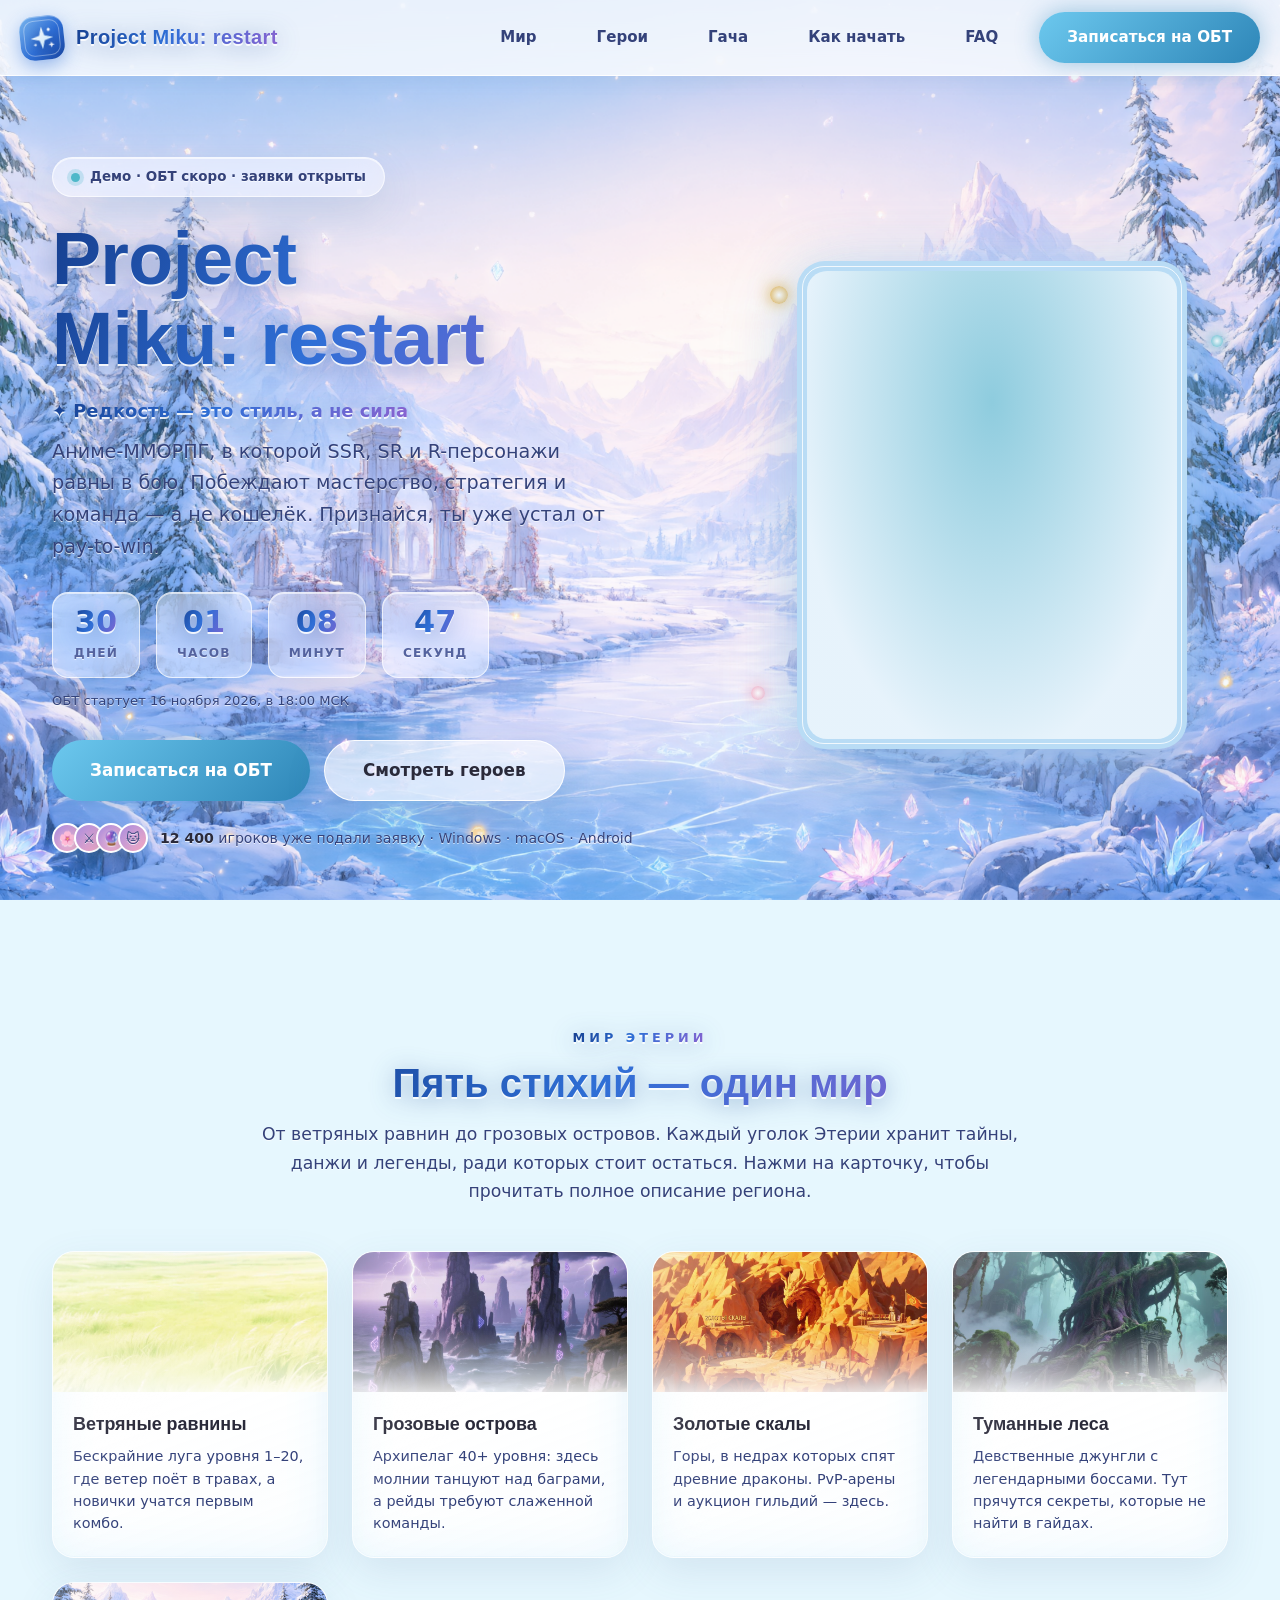
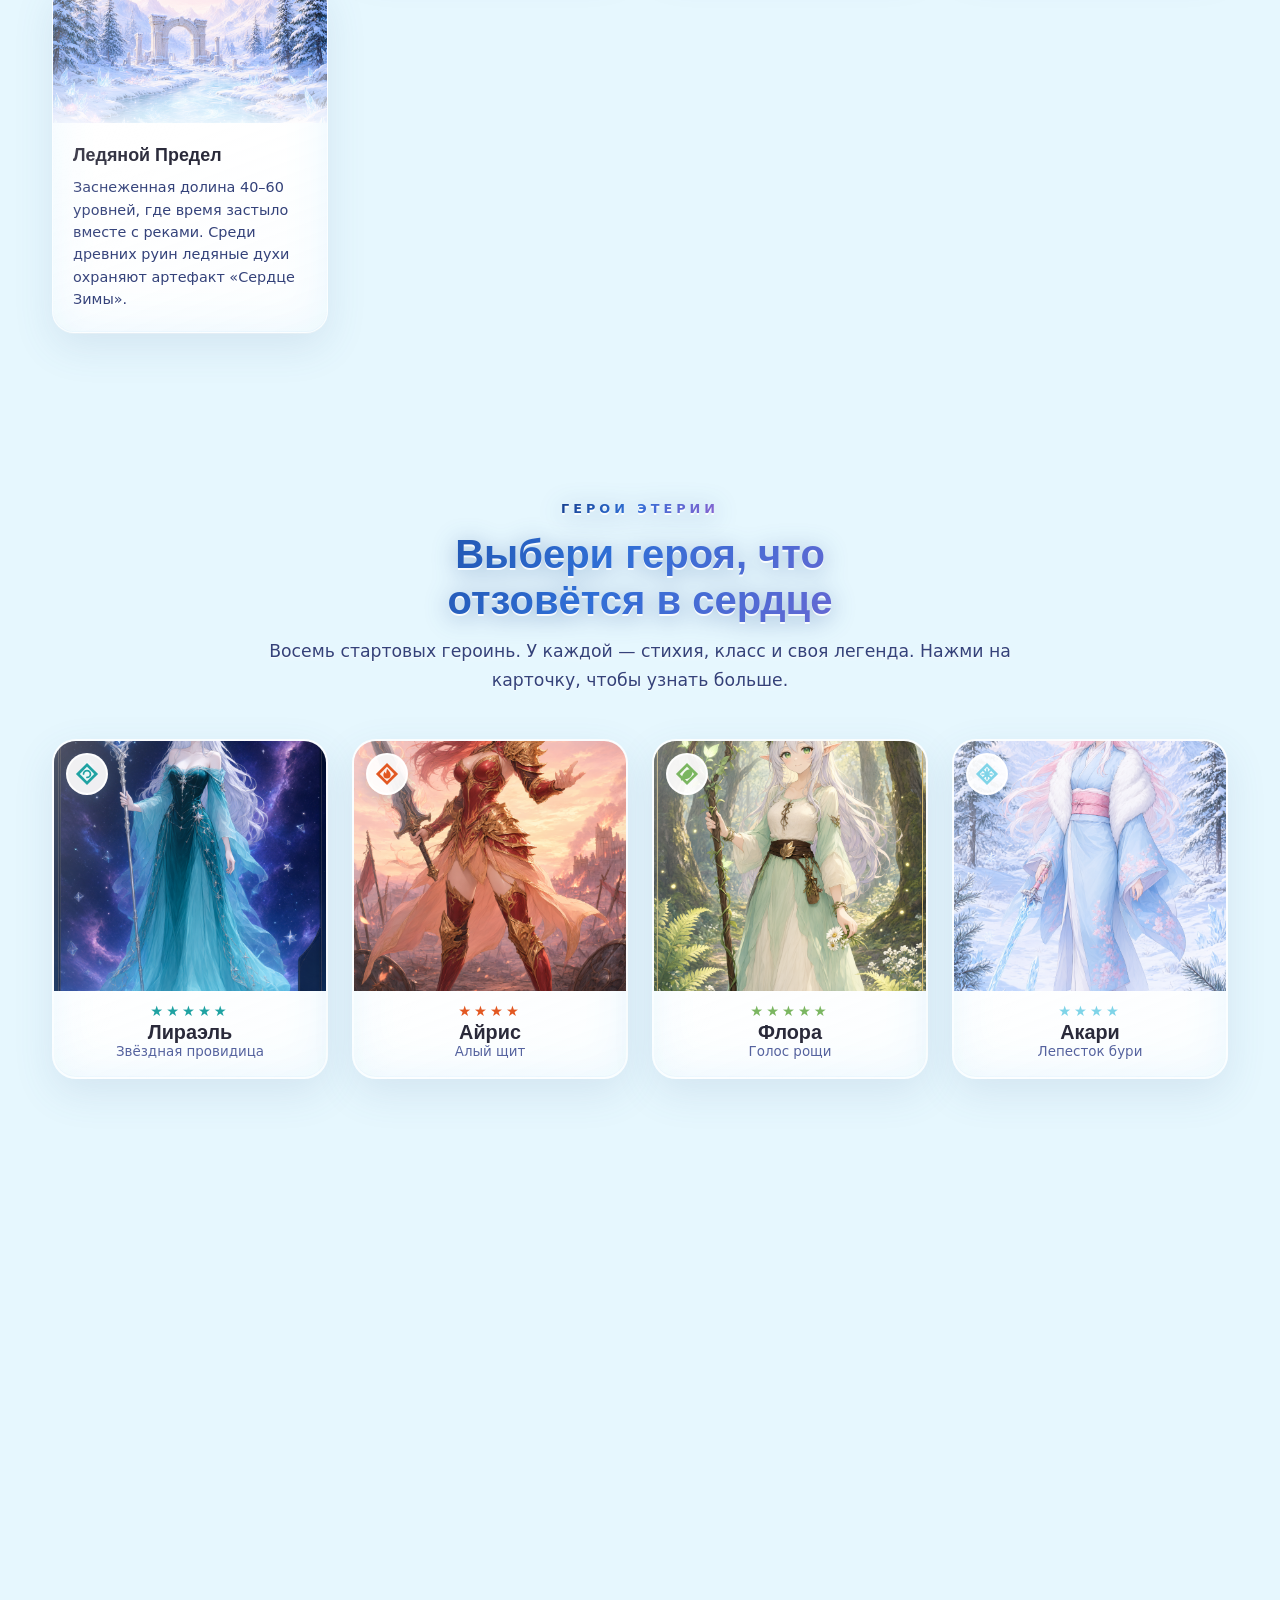
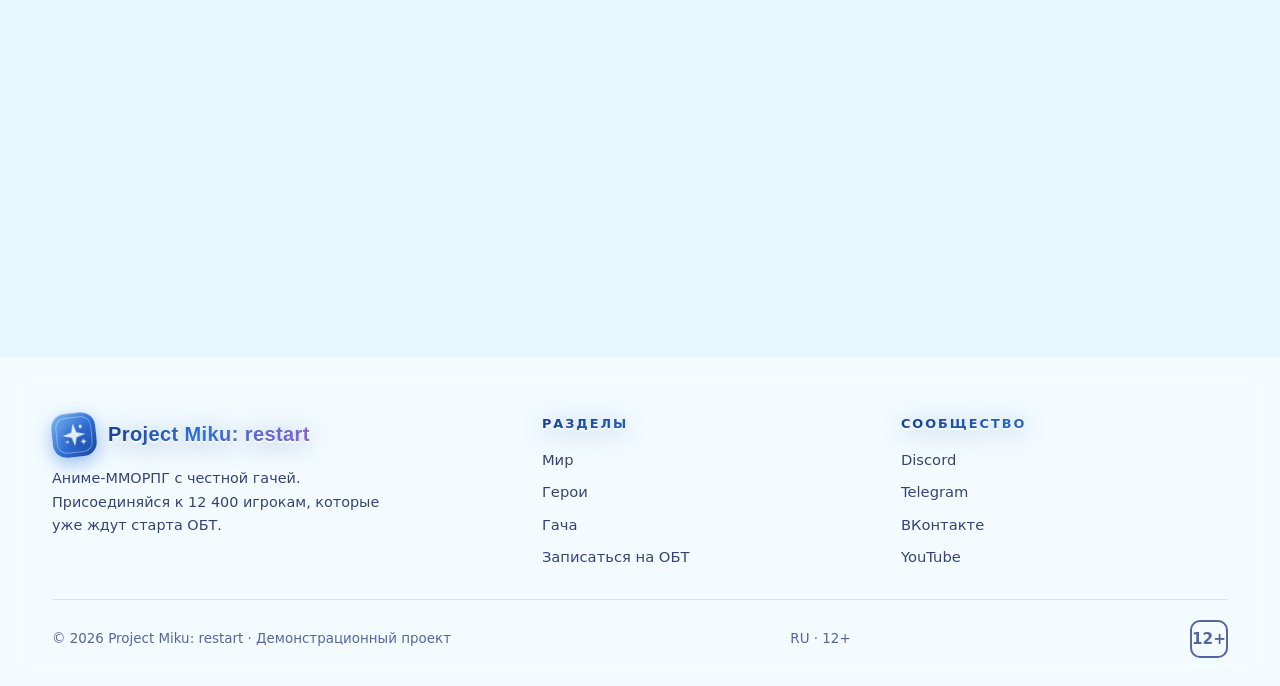
<file: Index.html>
<!DOCTYPE html>
<html lang="ru">
<head>
<meta charset="UTF-8">
<meta name="viewport" content="width=device-width, initial-scale=1.0">
<meta name="description" content="Project Miku: restart — аниме-ММОРПГ с честной гачей. Редкость не влияет на силу: SSR, SR и R равны в бою. ОБТ уже скоро, отправляй заявку.">
<meta name="theme-color" content="#8fd0f0">
<meta property="og:type" content="website">
<meta property="og:site_name" content="Project Miku: restart">
<meta property="og:title" content="Project Miku: restart — аниме-ММОРПГ с честной гачей">
<meta property="og:description" content="Аниме-ММОРПГ, где редкость персонажа — это визуальный стиль, а не сила. 12 400 игроков уже подали заявку на ОБТ.">
<meta property="og:locale" content="ru_RU">
<meta name="twitter:card" content="summary">
<meta name="twitter:title" content="Project Miku: restart — аниме-ММОРПГ с честной гачей">
<meta name="twitter:description" content="Редкость не влияет на силу. Заявка на ОБТ открыта.">
<title>Project Miku: restart — аниме-ММОРПГ с честной гачей</title>
<script type="application/ld+json">
{"@context":"https://schema.org","@type":"VideoGame","name":"Project Miku: restart","applicationCategory":"Game","operatingSystem":"Windows, macOS, Android","gamePlatform":"PC, Mobile","genre":"MMORPG","inLanguage":"ru","offers":{"@type":"Offer","price":"0","priceCurrency":"RUB","availability":"https://schema.org/PreOrder"}}
</script>
<style>
  :root {
    --sky-1: #7cc6ea;
    --sky-2: #b8e2f7;
    --sky-3: #e6f7fe;
    --ink: #2a2a3a;
    --ink-muted: #34427a;
    --ink-soft: #55639f;
    --text-soft-glow: drop-shadow(0 1px 0 rgba(255, 255, 255, 0.65)) drop-shadow(0 2px 8px rgba(255, 255, 255, 0.45));
    --glass: rgba(255, 255, 255, 0.62);
    --glass-strong: rgba(255, 255, 255, 0.86);
    --glass-hover: rgba(255, 255, 255, 0.96);
    --line: rgba(255, 255, 255, 0.92);
    --gold: #e0a838;
    --gold-soft: #f4c97a;
    --teal: #4fb8c9;
    --teal-deep: #2e8fa0;
    --pink: #f4a6c0;
    --pink-bold: #e07a9e;
    --purple: #a98ee0;
    --blue: #2f6fd6;
    --blue-soft: #77b0ec;
    --grad-blue: linear-gradient(120deg, #163f8f 0%, #2f6fd6 45%, #8a63d0 100%);
    --text-fx: drop-shadow(0 2px 0 rgba(255, 255, 255, 0.85)) drop-shadow(0 3px 12px rgba(23, 72, 143, 0.38));
    --green: #2e86b8;
    --green-soft: #6cc8ee;
    --radius: 22px;
    --font-display: 'Segoe UI', 'Arial Rounded MT Bold', 'Trebuchet MS', sans-serif;
    --font-body: 'Segoe UI', system-ui, -apple-system, 'Helvetica Neue', Arial, sans-serif;
    --shadow: 0 14px 40px rgba(70, 110, 140, 0.18);
    --glow-gold: 0 0 26px rgba(224, 168, 56, 0.35);
  }

  * { box-sizing: border-box; margin: 0; padding: 0; }

  html { scroll-behavior: smooth; scroll-padding-top: 76px; }

  body {
    font-family: var(--font-body);
    background: var(--sky-3);
    color: var(--ink);
    line-height: 1.65;
    min-height: 100vh;
    overflow-x: hidden;
    -webkit-font-smoothing: antialiased;
  }

  a { color: inherit; text-decoration: none; }
  button { font-family: inherit; cursor: pointer; border: none; background: none; color: inherit; }
  img, svg { max-width: 100%; display: block; }
  input, select { font-family: inherit; }

  :focus-visible {
    outline: 3px solid var(--gold);
    outline-offset: 3px;
    border-radius: 10px;
    box-shadow: 0 0 0 4px rgba(224, 168, 56, 0.25);
  }

  .sr-only {
    position: absolute;
    width: 1px; height: 1px;
    padding: 0; margin: -1px;
    overflow: hidden;
    clip: rect(0 0 0 0);
    white-space: nowrap;
    border: 0;
  }

  .container { width: 100%; max-width: 1240px; margin: 0 auto; padding: 0 clamp(16px, 4vw, 32px); }

  /* ============================================================
     ЛЕТНИЙ ПЕЙЗАЖ: ОТРИСОВАННОЕ PNG-ИЗОБРАЖЕНИЕ
     ============================================================ */
  .bgimg {
    position: fixed;
    inset: 0;
    width: 100%;
    height: 100%;
    object-fit: cover;
    object-position: center top;
    z-index: -1;
    pointer-events: none;
  }

  .flake {
    position: absolute;
    top: -30px;
    width: 9px;
    height: 9px;
    border-radius: 50%;
    background: radial-gradient(circle at 35% 35%, #ffffff 0%, #eaf6ff 60%, #cfe8ff 100%);
    box-shadow: 0 0 6px rgba(255, 255, 255, 0.95), 0 0 12px rgba(190, 225, 255, 0.6);
    filter: blur(0.4px);
    opacity: 0;
    animation: flakeFall linear infinite;
    z-index: 3;
    will-change: transform, opacity;
  }

  @keyframes flakeFall {
    0% { transform: translateY(-6vh) translateX(0) rotate(0deg); opacity: 0; }
    8% { opacity: 0.9; }
    45% { transform: translateY(46vh) translateX(calc(var(--drift, 30px) / 2)) rotate(180deg); }
    88% { opacity: 0.9; }
    100% { transform: translateY(108vh) translateX(var(--drift, 30px)) rotate(360deg); opacity: 0; }
  }

  /* ============================================================
     ШАПКА
     ============================================================ */
  .site-header {
    position: sticky;
    top: 0;
    z-index: 100;
    background: rgba(255, 255, 255, 0.8);
    backdrop-filter: blur(18px);
    -webkit-backdrop-filter: blur(18px);
    border-bottom: 1px solid rgba(255, 255, 255, 0.9);
    box-shadow: 0 2px 18px rgba(90, 140, 175, 0.1);
  }

  .header-inner {
    display: flex;
    align-items: center;
    justify-content: space-between;
    gap: 14px;
    padding: 12px 0;
  }

  .logo {
    display: flex;
    align-items: center;
    gap: 12px;
    font-family: var(--font-display);
    font-weight: 800;
    font-size: clamp(1rem, 2.2vw, 1.25rem);
    letter-spacing: 0.4px;
  }

  .logo-mark {
    width: 44px;
    height: 44px;
    border-radius: 14px;
    background: linear-gradient(135deg, #7ab6ee 0%, #2f6fd6 55%, #1845a0 100%);
    display: grid;
    place-items: center;
    box-shadow: 0 6px 18px rgba(47, 111, 214, 0.45), inset 0 1px 0 rgba(255, 255, 255, 0.35);
    transform: rotate(-6deg);
    animation: logoPulse 3.5s ease-in-out infinite;
    position: relative;
  }

  .logo-mark::after {
    content: "";
    position: absolute;
    inset: 4px;
    border-radius: 10px;
    border: 1px solid rgba(255, 255, 255, 0.35);
    pointer-events: none;
  }

  .logo-svg {
    width: 68%;
    height: 68%;
    filter: drop-shadow(0 3px 6px rgba(10, 30, 90, 0.5));
  }

  @keyframes logoPulse {
    0%, 100% { transform: rotate(-6deg) scale(1); }
    50% { transform: rotate(-6deg) scale(1.06); }
  }

  .logo-text {
    background: var(--grad-blue);
    -webkit-background-clip: text;
    background-clip: text;
    color: transparent;
    filter: var(--text-fx);
  }

  .main-nav { display: flex; gap: clamp(8px, 2vw, 22px); align-items: center; }

  .nav-link {
    font-size: clamp(0.84rem, 1.3vw, 0.94rem);
    font-weight: 700;
    color: var(--ink-muted);
    padding: 9px 18px;
    border-radius: 999px;
    position: relative;
    white-space: nowrap;
    border: 1px solid transparent;
    overflow: hidden;
    transition: color 0.3s, background 0.3s, border-color 0.3s, box-shadow 0.35s, transform 0.25s cubic-bezier(0.4, 0, 0.2, 1);
  }

  .nav-link::before {
    content: "";
    position: absolute;
    inset: 0;
    border-radius: inherit;
    background: linear-gradient(120deg, transparent 30%, rgba(255, 255, 255, 0.45) 50%, transparent 70%);
    background-size: 220% 100%;
    background-position: 130% 0;
    opacity: 0;
    transition: opacity 0.25s;
    pointer-events: none;
  }

  .nav-link:hover, .nav-link:focus-visible {
    color: #ffffff;
    background: linear-gradient(135deg, #2f6fd6 0%, #8a63d0 100%);
    border-color: rgba(255, 255, 255, 0.35);
    box-shadow: 0 8px 22px rgba(47, 111, 214, 0.45), inset 0 1px 0 rgba(255, 255, 255, 0.35);
    transform: translateY(-2px);
  }

  .nav-link:hover::before, .nav-link:focus-visible::before {
    opacity: 1;
    animation: navShine 0.9s ease forwards;
  }

  @keyframes navShine {
    from { background-position: 130% 0; }
    to { background-position: -60% 0; }
  }

  .burger {
    display: none;
    width: 44px;
    height: 44px;
    border-radius: 12px;
    border: 1px solid rgba(120, 160, 190, 0.35);
    background: rgba(255, 255, 255, 0.7);
    place-items: center;
    transition: background 0.3s;
  }

  .burger:hover { background: #fff; }

  .burger span {
    display: block;
    width: 20px;
    height: 2px;
    border-radius: 2px;
    background: var(--ink);
    position: relative;
    transition: background 0.2s;
  }

  .burger span::before, .burger span::after {
    content: "";
    position: absolute;
    left: 0;
    width: 20px;
    height: 2px;
    border-radius: 2px;
    background: var(--ink);
    transition: transform 0.3s;
  }

  .burger span::before { top: -6px; }
  .burger span::after { top: 6px; }

  .burger.is-open span { background: transparent; }
  .burger.is-open span::before { transform: rotate(45deg) translate(4px, 4px); }
  .burger.is-open span::after { transform: rotate(-45deg) translate(4px, -4px); }

  .mobile-menu {
    position: fixed;
    inset: 0;
    z-index: 90;
    background: rgba(232, 245, 253, 0.97);
    backdrop-filter: blur(10px);
    -webkit-backdrop-filter: blur(10px);
    display: grid;
    place-items: center;
    opacity: 0;
    pointer-events: none;
    transition: opacity 0.3s;
  }

  .mobile-menu.is-open { opacity: 1; pointer-events: auto; }

  .mobile-menu nav { display: flex; flex-direction: column; gap: 8px; text-align: center; }

  .mobile-menu .nav-link {
    font-family: var(--font-display);
    font-size: 1.5rem;
    padding: 12px 24px;
    color: var(--ink);
  }

  .mobile-menu .btn { margin: 16px auto 0; }

  /* ============================================================
     КНОПКИ
     ============================================================ */
  .btn {
    display: inline-flex;
    align-items: center;
    justify-content: center;
    gap: 8px;
    padding: 13px 28px;
    border-radius: 999px;
    font-weight: 700;
    font-size: 0.95rem;
    transition: transform 0.25s cubic-bezier(0.4, 0, 0.2, 1), box-shadow 0.25s, background 0.25s, filter 0.25s;
    white-space: nowrap;
  }

  .btn:active { transform: scale(0.98); }

  .btn-gold {
    background: linear-gradient(135deg, var(--green-soft), var(--green));
    color: #ffffff;
    box-shadow: 0 0 24px rgba(46, 134, 184, 0.45);
  }

  .btn-gold:hover, .btn-gold:focus-visible {
    transform: translateY(-2px);
    box-shadow: 0 0 40px rgba(46, 134, 184, 0.6);
  }

  .btn-teal {
    background: linear-gradient(135deg, var(--green-soft), var(--green));
    color: #ffffff;
    box-shadow: 0 0 22px rgba(46, 134, 184, 0.4);
  }

  .btn-teal:hover, .btn-teal:focus-visible { transform: translateY(-2px); }

  .btn-ghost {
    background: var(--glass);
    color: var(--ink);
    border: 1px solid var(--line);
    box-shadow: var(--shadow);
  }

  .btn-ghost:hover, .btn-ghost:focus-visible {
    background: var(--glass-strong);
    transform: translateY(-2px);
  }

  .btn-lg { padding: 16px 38px; font-size: 1.05rem; }

  /* ============================================================
     HERO
     ============================================================ */
  .hero {
    position: relative;
    padding: clamp(50px, 9vh, 110px) 0 clamp(60px, 10vh, 120px);
  }

  .hero-grid {
    position: relative;
    z-index: 2;
    display: grid;
    grid-template-columns: 1.15fr 0.85fr;
    gap: clamp(28px, 5vw, 64px);
    align-items: center;
  }

  .hero-badge {
    display: inline-flex;
    align-items: center;
    gap: 10px;
    padding: 8px 18px;
    background: var(--glass-strong);
    border: 1px solid var(--line);
    border-radius: 999px;
    font-size: 0.84rem;
    font-weight: 600;
    color: var(--ink-muted);
    box-shadow: var(--shadow);
    margin-bottom: 22px;
  }

  .hero-badge .dot {
    width: 9px;
    height: 9px;
    border-radius: 50%;
    background: var(--teal);
    box-shadow: 0 0 0 4px rgba(79, 184, 201, 0.25);
    animation: dotPulse 2s ease-in-out infinite;
  }

  @keyframes dotPulse {
    0%, 100% { box-shadow: 0 0 0 4px rgba(79, 184, 201, 0.25); }
    50% { box-shadow: 0 0 0 9px rgba(79, 184, 201, 0.08); }
  }

  .hero-title {
    font-family: var(--font-display);
    font-weight: 900;
    font-size: clamp(2.4rem, 6.4vw, 4.6rem);
    line-height: 1.08;
    letter-spacing: -0.01em;
    margin-bottom: 18px;
    text-wrap: balance;
    background: var(--grad-blue);
    -webkit-background-clip: text;
    background-clip: text;
    color: transparent;
    filter: var(--text-fx);
  }

  .hero-usp {
    display: inline-flex;
    align-items: center;
    gap: 10px;
    font-size: 1.12rem;
    font-weight: 800;
    background: var(--grad-blue);
    -webkit-background-clip: text;
    background-clip: text;
    color: transparent;
    filter: var(--text-fx);
    margin-bottom: 10px;
  }

  .hero-subtitle {
    font-size: clamp(1rem, 1.9vw, 1.2rem);
    color: var(--ink-muted);
    max-width: 560px;
    margin-bottom: 30px;
  }

  .countdown {
    display: flex;
    gap: clamp(8px, 1.6vw, 16px);
    margin-bottom: 12px;
    flex-wrap: wrap;
  }

  .countdown-item {
    background: var(--glass-strong);
    border: 1px solid var(--line);
    border-radius: 16px;
    padding: clamp(8px, 1.6vw, 14px) clamp(12px, 2.4vw, 20px);
    min-width: clamp(62px, 12vw, 88px);
    text-align: center;
    box-shadow: var(--shadow);
  }

  .countdown-value {
    font-size: clamp(1.3rem, 3vw, 1.9rem);
    font-weight: 800;
    line-height: 1;
    font-variant-numeric: tabular-nums;
    font-feature-settings: "tnum";
    background: var(--grad-blue);
    -webkit-background-clip: text;
    background-clip: text;
    color: transparent;
    filter: var(--text-fx);
  }

  .countdown-label {
    font-size: clamp(0.62rem, 1vw, 0.76rem);
    color: var(--ink-soft);
    margin-top: 5px;
    text-transform: uppercase;
    letter-spacing: 1.2px;
    font-weight: 700;
  }

  .countdown-note { font-size: 0.82rem; color: var(--ink-soft); margin: 8px 0 28px; }

  .hero-cta { display: flex; gap: 14px; flex-wrap: wrap; margin-bottom: 22px; }

  .social-proof {
    display: flex;
    align-items: center;
    gap: 12px;
    font-size: 0.88rem;
    color: var(--ink-soft);
  }

  .social-proof .avatars { display: flex; }

  .social-proof .avatars span {
    width: 30px;
    height: 30px;
    border-radius: 50%;
    border: 2px solid #fff;
    display: grid;
    place-items: center;
    font-size: 0.85rem;
    margin-left: -8px;
    background: linear-gradient(135deg, var(--purple), var(--pink));
    box-shadow: 0 4px 10px rgba(90, 130, 165, 0.25);
  }

  .social-proof .avatars span:first-child { margin-left: 0; }
  .social-proof strong { color: var(--ink); }

  /* Арт в hero */
  .hero-art { position: relative; display: flex; justify-content: center; align-items: center; }

  .art-frame {
    position: relative;
    width: min(390px, 86vw);
    aspect-ratio: 4 / 5;
    border-radius: 28px;
    padding: 10px;
    background: #b9dcf5;
    box-shadow: 0 28px 70px rgba(120, 165, 205, 0.4), 0 0 50px rgba(185, 220, 245, 0.55);
    animation: floaty 6s ease-in-out infinite;
  }

  .art-frame::after {
    content: "";
    position: absolute;
    inset: 5px;
    border: 1px solid rgba(255, 255, 255, 0.8);
    border-radius: 22px;
    pointer-events: none;
  }

  .art-inner {
    width: 100%;
    height: 100%;
    border-radius: 20px;
    overflow: hidden;
    background: radial-gradient(ellipse at 50% 28%, rgba(31, 162, 162, 0.28), rgba(255, 255, 255, 0.65) 75%);
    position: relative;
  }

  .art-inner svg, .art-inner img, .art-inner video { width: 100%; height: 100%; object-fit: cover; display: block; }

  @keyframes floaty {
    0%, 100% { transform: translateY(0) rotate(-1deg); }
    50% { transform: translateY(-14px) rotate(1deg); }
  }

  .orb {
    position: absolute;
    border-radius: 50%;
    filter: blur(0.5px);
    animation: orbFloat 5s ease-in-out infinite;
  }

  .orb.o1 { width: 18px; height: 18px; top: 5%; left: 3%; background: radial-gradient(circle, #fff, var(--gold)); box-shadow: 0 0 16px var(--gold); }
  .orb.o2 { width: 12px; height: 12px; top: 15%; right: 1%; background: radial-gradient(circle, #fff, var(--teal)); box-shadow: 0 0 12px var(--teal); animation-delay: 1.2s; }
  .orb.o3 { width: 14px; height: 14px; bottom: 10%; left: -1%; background: radial-gradient(circle, #fff, var(--pink)); box-shadow: 0 0 14px var(--pink); animation-delay: 2.4s; }

  @keyframes orbFloat {
    0%, 100% { transform: translateY(0); }
    50% { transform: translateY(-10px); }
  }

  /* ============================================================
     СЕКЦИИ
     ============================================================ */
  section { padding: clamp(56px, 9vh, 96px) 0; position: relative; }

  .section-head { text-align: center; max-width: 760px; margin: 0 auto clamp(30px, 5vh, 48px); }

  .kicker {
    display: inline-block;
    font-size: 0.8rem;
    font-weight: 800;
    background: var(--grad-blue);
    -webkit-background-clip: text;
    background-clip: text;
    color: transparent;
    filter: var(--text-fx);
    letter-spacing: 4px;
    text-transform: uppercase;
    margin-bottom: 12px;
  }

  .section-title {
    font-family: var(--font-display);
    font-size: clamp(1.7rem, 4vw, 2.5rem);
    font-weight: 900;
    line-height: 1.15;
    margin-bottom: 14px;
    background: var(--grad-blue);
    -webkit-background-clip: text;
    background-clip: text;
    color: transparent;
    filter: var(--text-fx);
    text-wrap: balance;
  }

  .section-lead { font-size: clamp(0.95rem, 1.6vw, 1.08rem); color: var(--ink-muted); }

  /* Мелкий текст «повеселее»: холодный сине-фиолетовый + белое свечение на зимнем фоне */
  .hero-subtitle, .hero-badge, .hero-usp-note, .countdown-note, .countdown-label,
  .social-proof, .section-lead, .region-desc, .char-title, .step-text,
  .comm-label, .pity-chip, .usp-highlight p, .faq-a, .check, .form-note,
  .modal-lore, .footer-brand p, .footer-link, .footer-bottom, .rate-head,
  .field label, .mobile-menu .nav-link {
    color: var(--ink-muted);
    text-shadow: 0 1px 0 rgba(255, 255, 255, 0.7), 0 2px 10px rgba(255, 255, 255, 0.4);
  }

  .countdown-label, .char-title, .form-note, .footer-bottom, .pity-chip {
    color: var(--ink-soft);
  }

  .pity-chip b, .check input, .field input, .field select {
    text-shadow: none;
  }

  /* Морозное стекло: общий стиль полупрозрачных панелей */
  .hero-badge, .countdown-item, .social-btn, .pity-chip {
    background: rgba(255, 255, 255, 0.45);
    backdrop-filter: blur(16px) saturate(1.35);
    -webkit-backdrop-filter: blur(16px) saturate(1.35);
    border-color: rgba(255, 255, 255, 0.65);
    box-shadow: 0 14px 40px rgba(70, 110, 150, 0.14), inset 0 1px 0 rgba(255, 255, 255, 0.6);
  }

  .glass-panel {
    background: var(--glass-strong);
    border: 1px solid var(--line);
    border-radius: var(--radius);
    box-shadow: var(--shadow);
  }

  .reveal { opacity: 0; transform: translateY(26px); transition: opacity 0.7s ease, transform 0.7s ease; }
  .reveal.in { opacity: 1; transform: translateY(0); }

  /* ============================================================
     МИР / РЕГИОНЫ
     ============================================================ */
  .regions-grid {
    display: grid;
    grid-template-columns: repeat(auto-fit, minmax(240px, 1fr));
    gap: clamp(16px, 2vw, 24px);
  }

  .region-card {
    border-radius: var(--radius);
    overflow: hidden;
    background: var(--glass-strong);
    border: 1px solid var(--line);
    box-shadow: var(--shadow);
    cursor: pointer;
    transition: transform 0.35s, border-color 0.35s, box-shadow 0.35s;
  }

  .region-card:hover, .region-card:focus-visible {
    transform: translateY(-6px);
    border-color: rgba(224, 168, 56, 0.6);
    box-shadow: 0 20px 48px rgba(70, 110, 150, 0.25);
  }

  .region-art {
    height: 140px;
    position: relative;
    overflow: hidden;
  }

  .region-art svg.land, .region-art img { position: absolute; inset: 0; width: 100%; height: 100%; object-fit: cover; display: block; }

  .region-art::after {
    content: "";
    position: absolute;
    inset: 0;
    background: linear-gradient(180deg, transparent 55%, rgba(255, 255, 255, 0.85) 100%);
  }

  .region-info { padding: 18px 20px 22px; position: relative; }

  .region-name {
    font-family: var(--font-display);
    font-size: 1.12rem;
    font-weight: 800;
    color: var(--ink);
    margin-bottom: 6px;
  }

  .region-desc { font-size: 0.9rem; color: var(--ink-muted); line-height: 1.55; }

  /* ============================================================
     ПЕРСОНАЖИ
     ============================================================ */
  .characters-grid {
    display: grid;
    grid-template-columns: repeat(auto-fill, minmax(232px, 1fr));
    gap: clamp(16px, 2vw, 24px);
  }

  .char-card {
    position: relative;
    background: var(--glass-strong);
    border: 2px solid var(--line);
    border-radius: 24px;
    overflow: hidden;
    text-align: center;
    cursor: pointer;
    box-shadow: var(--shadow);
    transition: transform 0.35s cubic-bezier(0.4, 0, 0.2, 1), box-shadow 0.35s, border-color 0.35s;
  }

  .char-card { border-color: var(--accent, rgba(224, 168, 56, 0.8)); }

  .char-card:hover, .char-card:focus-visible {
    transform: perspective(800px) rotateX(2deg) translateY(-6px);
  }

  .char-card:hover, .char-card:focus-visible { box-shadow: 0 22px 50px rgba(70, 110, 150, 0.25), 0 0 38px color-mix(in srgb, var(--accent, #e0a838) 35%, transparent); }

  .el-badge {
    position: absolute;
    top: 12px;
    left: 12px;
    z-index: 3;
    width: 42px;
    height: 42px;
    border-radius: 50%;
    background: rgba(255, 255, 255, 0.92);
    border: 2px solid var(--line);
    display: grid;
    place-items: center;
    box-shadow: 0 4px 14px rgba(90, 130, 165, 0.3);
  }

  .el-icon { width: 26px; height: 26px; }

  .char-art-wrap {
    position: relative;
    height: 250px;
    overflow: hidden;
    background:
      radial-gradient(ellipse at 50% 32%, rgba(255, 255, 255, 0.65) 0%, rgba(255, 255, 255, 0) 62%),
      linear-gradient(180deg, rgba(255, 255, 255, 0.3) 0%, rgba(255, 255, 255, 0) 55%, rgba(255, 255, 255, 0.75) 100%);
  }

  .char-art, .char-img { width: 100%; height: 100%; object-fit: cover; display: block; }

  .char-stars {
    color: var(--accent, var(--gold));
    letter-spacing: 3px;
    font-size: 0.9rem;
    margin-top: 12px;
  }

  .rarity-4 .char-stars { color: var(--accent, var(--purple)); }

  .char-name {
    font-family: var(--font-display);
    font-size: 1.24rem;
    font-weight: 800;
    color: var(--ink);
    margin-top: 2px;
  }

  .char-title {
    font-size: 0.84rem;
    color: var(--ink-soft);
    margin: 0 0 18px;
    padding: 0 14px;
  }

  /* ============================================================
     ГАЧА / ШАНСЫ
     ============================================================ */
  .gacha-grid {
    display: grid;
    grid-template-columns: 1fr 1fr;
    gap: clamp(24px, 4vw, 48px);
    align-items: center;
  }

  .wish-visual { position: relative; display: grid; place-items: center; min-height: 340px; }

  .wish-cloud {
    position: relative;
    width: 300px;
    filter: drop-shadow(0 16px 28px rgba(70, 120, 165, 0.35)) drop-shadow(0 0 26px rgba(120, 200, 240, 0.55));
    animation: cloudFloat 6s ease-in-out infinite;
  }

  @keyframes cloudFloat {
    0%, 100% { transform: translateY(0) translateX(0) rotate(-1.5deg); }
    50% { transform: translateY(-16px) translateX(8px) rotate(1.5deg); }
  }

  .wish-glow {
    position: absolute;
    width: 290px;
    height: 290px;
    border-radius: 50%;
    background: radial-gradient(circle, rgba(119, 176, 236, 0.35) 0%, rgba(47, 111, 214, 0.12) 50%, transparent 72%);
    animation: pulseGlow 3.5s ease-in-out infinite;
  }

  @keyframes pulseGlow {
    0%, 100% { transform: scale(0.95); opacity: 0.8; }
    50% { transform: scale(1.1); opacity: 1; }
  }

  .rate-block { margin-bottom: 22px; }

  .rate-row { margin-bottom: 16px; }

  .rate-head {
    display: flex;
    justify-content: space-between;
    align-items: center;
    font-size: 0.92rem;
    font-weight: 700;
    margin-bottom: 7px;
    color: var(--ink);
  }

  .rate-head .val { color: var(--ink); }

  .rate-bar {
    height: 14px;
    border-radius: 999px;
    background: rgba(120, 160, 190, 0.15);
    border: 1px solid rgba(120, 160, 190, 0.3);
    overflow: hidden;
  }

  .rate-bar i {
    display: block;
    height: 100%;
    border-radius: 999px;
    transform-origin: left;
    animation: fillBar 1.4s cubic-bezier(0.3, 0.7, 0.3, 1) both;
  }

  .rate-ssr i { background: linear-gradient(90deg, var(--gold-soft), var(--gold)); }
  .rate-sr i { background: linear-gradient(90deg, #c9b4f0, var(--purple)); }
  .rate-r i { background: linear-gradient(90deg, #9ac4d8, #5f8499); }

  @keyframes fillBar { from { transform: scaleX(0); } to { transform: scaleX(1); } }

  .pity-chips { display: flex; flex-wrap: wrap; gap: 10px; margin-top: 8px; }

  .pity-chip {
    padding: 7px 14px;
    border-radius: 999px;
    font-size: 0.82rem;
    font-weight: 700;
    border: 1px solid rgba(120, 160, 190, 0.35);
    background: var(--glass);
    color: var(--ink-muted);
  }

  .pity-chip b { background: var(--grad-blue); -webkit-background-clip: text; background-clip: text; color: transparent; filter: var(--text-fx); }

  .usp-highlight {
    margin-top: 24px;
    padding: 18px 22px;
    border-radius: 18px;
    border: 1px solid rgba(224, 168, 56, 0.4);
    background: linear-gradient(135deg, rgba(224, 168, 56, 0.12), rgba(79, 184, 201, 0.1));
  }

  .usp-highlight strong { background: var(--grad-blue); -webkit-background-clip: text; background-clip: text; color: transparent; filter: var(--text-fx); display: block; margin-bottom: 4px; }
  .usp-highlight p { color: var(--ink-muted); font-size: 0.92rem; }

  /* ============================================================
     КАК ИГРАТЬ
     ============================================================ */
  .steps-grid {
    display: grid;
    grid-template-columns: repeat(auto-fit, minmax(240px, 1fr));
    gap: clamp(16px, 2vw, 24px);
    counter-reset: step;
  }

  .step-card {
    position: relative;
    padding: 36px 26px 38px;
    text-align: center;
    background:
      radial-gradient(ellipse at 50% -24%, rgba(168, 216, 245, 0.28), transparent 62%),
      radial-gradient(ellipse at 8% 108%, rgba(200, 226, 250, 0.18), transparent 52%),
      rgba(255, 255, 255, 0.45);
    backdrop-filter: blur(16px) saturate(1.35);
    -webkit-backdrop-filter: blur(16px) saturate(1.35);
    border: 1px solid rgba(255, 255, 255, 0.65);
    border-radius: var(--radius);
    box-shadow: 0 14px 40px rgba(70, 110, 150, 0.14), inset 0 1px 0 rgba(255, 255, 255, 0.6);
    transition: transform 0.35s, box-shadow 0.35s, background 0.35s;
  }

  .step-card:hover {
    transform: translateY(-6px);
    background:
      radial-gradient(ellipse at 50% -24%, rgba(168, 216, 245, 0.4), transparent 62%),
      radial-gradient(ellipse at 8% 108%, rgba(200, 226, 250, 0.24), transparent 52%),
      rgba(255, 255, 255, 0.6);
    box-shadow: 0 22px 48px rgba(70, 110, 150, 0.22), 0 0 30px rgba(160, 210, 245, 0.35);
  }

  .step-card::before {
    counter-increment: step;
    content: counter(step);
    position: absolute;
    top: -18px;
    left: 50%;
    transform: translateX(-50%);
    width: 40px;
    height: 40px;
    border-radius: 50%;
    background: linear-gradient(135deg, var(--green-soft), var(--green));
    border: 3px solid rgba(255, 255, 255, 0.95);
    color: #fff;
    font-weight: 800;
    font-size: 1.05rem;
    display: grid;
    place-items: center;
    box-shadow: 0 0 20px rgba(46, 134, 184, 0.45);
  }

  .step-icon {
    font-size: 2.2rem;
    width: 74px;
    height: 74px;
    margin: 0 auto 14px;
    display: grid;
    place-items: center;
    border-radius: 24px;
    background: linear-gradient(135deg, rgba(108, 200, 238, 0.3), rgba(46, 134, 184, 0.16));
    border: 1px solid rgba(255, 255, 255, 0.9);
    box-shadow: inset 0 1px 0 rgba(255, 255, 255, 0.85), 0 10px 22px rgba(70, 120, 170, 0.2);
    filter: none;
  }

  .step-title { font-family: var(--font-display); font-size: 1.15rem; font-weight: 800; color: var(--ink); margin-bottom: 8px; }
  .step-text { font-size: 0.92rem; color: var(--ink-muted); }

  /* ============================================================
     КОМЬЮНИТИ
     ============================================================ */
  .community-grid {
    display: grid;
    grid-template-columns: repeat(auto-fit, minmax(280px, 1fr));
    gap: 24px;
  }

  .comm-card {
    position: relative;
    padding: 32px 30px;
    text-align: center;
    overflow: hidden;
    background:
      radial-gradient(ellipse at 88% -12%, rgba(168, 216, 245, 0.3), transparent 56%),
      rgba(255, 255, 255, 0.45);
    backdrop-filter: blur(16px) saturate(1.35);
    -webkit-backdrop-filter: blur(16px) saturate(1.35);
    border: 1px solid rgba(255, 255, 255, 0.65);
    border-radius: var(--radius);
    box-shadow: 0 14px 40px rgba(70, 110, 150, 0.14), inset 0 1px 0 rgba(255, 255, 255, 0.6);
    transition: transform 0.35s, box-shadow 0.35s, background 0.35s;
  }

  .comm-card:nth-child(3n+2) {
    background:
      radial-gradient(ellipse at 88% -12%, rgba(196, 216, 250, 0.3), transparent 56%),
      rgba(255, 255, 255, 0.45);
  }

  .comm-card:nth-child(3n+3) {
    background:
      radial-gradient(ellipse at 88% -12%, rgba(205, 232, 250, 0.32), transparent 56%),
      rgba(255, 255, 255, 0.45);
  }

  .comm-card:hover {
    transform: translateY(-6px);
    box-shadow: 0 22px 48px rgba(70, 110, 150, 0.22), 0 0 30px rgba(160, 210, 245, 0.35);
  }

  .comm-stat {
    font-family: var(--font-display);
    font-size: 2.6rem;
    font-weight: 900;
    background: var(--grad-blue);
    -webkit-background-clip: text;
    background-clip: text;
    color: transparent;
    filter: var(--text-fx);
    line-height: 1.1;
  }

  .comm-label { font-size: 0.95rem; color: var(--ink-muted); margin: 6px 0 18px; }

  .social-row { display: flex; justify-content: center; gap: 14px; flex-wrap: wrap; }

  .social-btn {
    width: 52px;
    height: 52px;
    border-radius: 16px;
    background: #fff;
    border: 1px solid rgba(120, 160, 190, 0.3);
    display: grid;
    place-items: center;
    box-shadow: var(--shadow);
    transition: transform 0.25s, box-shadow 0.25s;
  }

  .social-btn:hover, .social-btn:focus-visible {
    transform: translateY(-4px) scale(1.05);
    box-shadow: 0 14px 30px rgba(90, 140, 175, 0.3);
  }

  .social-btn svg { width: 26px; height: 26px; }

  /* ============================================================
     FAQ
     ============================================================ */
  .faq-list { max-width: 820px; margin: 0 auto; display: flex; flex-direction: column; gap: 14px; }

  .faq-item {
    background: var(--glass-strong);
    border: 1px solid var(--line);
    border-radius: 18px;
    overflow: hidden;
    box-shadow: var(--shadow);
  }

  .faq-q {
    width: 100%;
    display: flex;
    justify-content: space-between;
    align-items: center;
    gap: 16px;
    padding: 18px 22px;
    text-align: left;
    font-size: 1rem;
    font-weight: 700;
    color: var(--ink);
    transition: background 0.25s;
  }

  .faq-q:hover { background: rgba(255, 255, 255, 0.22); }

  .faq-item.is-open { border-color: rgba(168, 216, 245, 0.75); box-shadow: 0 14px 40px rgba(70, 110, 150, 0.18), 0 0 26px rgba(160, 210, 245, 0.3), inset 0 1px 0 rgba(255, 255, 255, 0.55); }

  .faq-a { background: rgba(255, 255, 255, 0.1); }

  .faq-q .chev {
    flex: none;
    width: 26px;
    height: 26px;
    border-radius: 50%;
    border: 1px solid rgba(120, 160, 190, 0.4);
    display: grid;
    place-items: center;
    font-size: 0.8rem;
    background: var(--grad-blue);
    -webkit-background-clip: text;
    background-clip: text;
    color: transparent;
    filter: var(--text-fx);
    transition: transform 0.3s;
  }

  .faq-item.is-open .chev { transform: rotate(180deg); }

  .faq-a {
    max-height: 0;
    overflow: hidden;
    transition: max-height 0.4s ease;
    color: var(--ink-muted);
    font-size: 0.94rem;
  }

  .faq-a p { padding: 0 22px 20px; }

  .faq-item.is-open .faq-a { max-height: 240px; }

  /* ============================================================
     РЕГИСТРАЦИЯ
     ============================================================ */
  .register-panel {
    max-width: 680px;
    margin: 0 auto;
    padding: clamp(26px, 4vw, 44px);
    background:
      radial-gradient(ellipse at 85% -10%, rgba(224, 168, 56, 0.14), transparent 55%),
      radial-gradient(ellipse at 0% 110%, rgba(168, 216, 245, 0.22), transparent 55%),
      rgba(255, 255, 255, 0.42);
    backdrop-filter: blur(16px) saturate(1.3);
    -webkit-backdrop-filter: blur(16px) saturate(1.3);
    border: 1px solid rgba(255, 255, 255, 0.7);
    border-radius: 28px;
    box-shadow: 0 14px 40px rgba(70, 110, 150, 0.14), inset 0 1px 0 rgba(255, 255, 255, 0.6);
  }

  .field { margin-bottom: 18px; }

  .field label { display: block; font-size: 0.85rem; font-weight: 700; color: var(--ink-muted); margin-bottom: 7px; }

  .field input, .field select {
    width: 100%;
    padding: 13px 16px;
    border-radius: 14px;
    border: 1px solid rgba(255, 255, 255, 0.85);
    background: rgba(255, 255, 255, 0.68);
    backdrop-filter: blur(8px);
    -webkit-backdrop-filter: blur(8px);
    color: var(--ink);
    font-size: 0.95rem;
    transition: border-color 0.25s, box-shadow 0.25s, background 0.25s;
  }

  .field input:hover, .field select:hover { background: rgba(255, 255, 255, 0.8); }

  .field input:focus, .field select:focus {
    outline: none;
    border-color: var(--gold);
    box-shadow: 0 0 0 3px rgba(224, 168, 56, 0.22);
  }

  .field input::placeholder { color: var(--ink-soft); opacity: 0.7; }

  .check {
    display: flex;
    align-items: flex-start;
    gap: 10px;
    font-size: 0.84rem;
    color: var(--ink-muted);
    margin-bottom: 22px;
  }

  .check input { width: 18px; height: 18px; margin-top: 2px; accent-color: var(--gold); }

  .form-note { font-size: 0.8rem; color: var(--ink-soft); text-align: center; margin-top: 14px; }

  .form-success { display: none; text-align: center; padding: 30px 0; }

  .form-success .tick {
    width: 74px;
    height: 74px;
    margin: 0 auto 16px;
    border-radius: 50%;
    background: linear-gradient(135deg, var(--teal), var(--teal-deep));
    display: grid;
    place-items: center;
    font-size: 2rem;
    color: #fff;
    box-shadow: 0 0 36px rgba(79, 184, 201, 0.5);
  }

  .form-success h3 { font-family: var(--font-display); font-size: 1.5rem; color: var(--ink); margin-bottom: 8px; }
  .form-success p { color: var(--ink-muted); }

  /* ============================================================
     ПОДВАЛ
     ============================================================ */
  .site-footer {
    padding: clamp(40px, 6vh, 60px) 0 28px;
    margin-top: 20px;
    background: rgba(255, 255, 255, 0.5);
    backdrop-filter: blur(14px);
    -webkit-backdrop-filter: blur(14px);
    border-top: 1px solid rgba(255, 255, 255, 0.9);
  }

  .footer-grid {
    display: grid;
    grid-template-columns: 1.4fr 1fr 1fr;
    gap: 32px;
    margin-bottom: 30px;
  }

  .footer-brand p { font-size: 0.9rem; color: var(--ink-muted); max-width: 340px; margin-top: 10px; }

  .footer-title { font-size: 0.8rem; font-weight: 800; letter-spacing: 2px; text-transform: uppercase; background: var(--grad-blue); -webkit-background-clip: text; background-clip: text; color: transparent; filter: var(--text-fx); margin-bottom: 14px; }

  .footer-links { display: flex; flex-direction: column; gap: 8px; }
  .footer-link { font-size: 0.92rem; color: var(--ink-muted); transition: color 0.25s; }
  .footer-link:hover, .footer-link:focus-visible { color: var(--ink); }

  .footer-bottom {
    display: flex;
    flex-wrap: wrap;
    justify-content: space-between;
    align-items: center;
    gap: 14px;
    padding-top: 20px;
    border-top: 1px solid rgba(120, 160, 190, 0.25);
    font-size: 0.84rem;
    color: var(--ink-soft);
  }

  .age-rating {
    display: inline-flex;
    align-items: center;
    justify-content: center;
    width: 38px;
    height: 38px;
    border-radius: 10px;
    border: 2px solid var(--ink-soft);
    color: var(--ink-soft);
    font-weight: 800;
    font-size: 0.95rem;
  }

  /* ============================================================
     МОДАЛКА ПЕРСОНАЖА
     ============================================================ */
  .modal-backdrop {
    position: fixed;
    inset: 0;
    background: rgba(60, 100, 135, 0.45);
    backdrop-filter: blur(8px);
    -webkit-backdrop-filter: blur(8px);
    z-index: 210;
    display: grid;
    place-items: center;
    padding: 20px;
    opacity: 0;
    pointer-events: none;
    transition: opacity 0.3s ease;
  }

  .modal-backdrop.is-open { opacity: 1; pointer-events: auto; }

  .modal {
    background:
      radial-gradient(ellipse at 88% -4%, color-mix(in srgb, var(--accent, #7fd4e8) 30%, transparent), transparent 58%),
      radial-gradient(ellipse at 0% 104%, color-mix(in srgb, var(--accent, #7fd4e8) 22%, transparent), transparent 52%),
      radial-gradient(ellipse at 50% 30%, rgba(255, 255, 255, 0.75), transparent 70%),
      rgba(255, 255, 255, 0.72);
    backdrop-filter: blur(18px) saturate(1.3);
    -webkit-backdrop-filter: blur(18px) saturate(1.3);
    border: 1px solid color-mix(in srgb, var(--accent, #e0a838) 45%, transparent);
    border-radius: 26px;
    max-width: 520px;
    width: 100%;
    max-height: 90vh;
    max-height: 90dvh;
    overflow-y: auto;
    padding: clamp(24px, 4vw, 34px);
    position: relative;
    box-shadow: 0 30px 80px rgba(60, 100, 135, 0.35);
    transform: scale(0.92) translateY(20px);
    transition: transform 0.35s cubic-bezier(0.34, 1.56, 0.64, 1);
  }

  .modal-backdrop.is-open .modal { transform: scale(1) translateY(0); }

  .modal-close {
    position: absolute;
    top: 14px;
    right: 14px;
    width: 40px;
    height: 40px;
    border-radius: 50%;
    background: rgba(255, 255, 255, 0.8);
    border: 1px solid rgba(120, 160, 190, 0.35);
    color: var(--ink-muted);
    display: grid;
    place-items: center;
    font-size: 1.15rem;
    transition: all 0.3s;
    z-index: 2;
  }

  .modal-close:hover, .modal-close:focus-visible {
    background: var(--accent, var(--gold));
    color: #fff;
    transform: rotate(90deg);
  }

  .modal-art {
    width: 210px;
    height: 250px;
    margin: 0 auto 14px;
    border-radius: 20px;
    overflow: hidden;
    box-shadow: 0 12px 32px rgba(70, 110, 150, 0.3);
    background: radial-gradient(ellipse at 50% 28%, rgba(255, 255, 255, 0.85), rgba(200, 225, 240, 0.5));
  }

  .modal-art svg, .modal-art img { width: 100%; height: 100%; object-fit: cover; display: block; }

  .modal-stars { text-align: center; letter-spacing: 4px; font-size: 1rem; }

  .modal-name {
    font-family: var(--font-display);
    font-size: clamp(1.35rem, 3vw, 1.65rem);
    font-weight: 900;
    text-align: center;
    margin: 6px 0 4px;
    color: var(--ink);
  }

  .modal-meta { display: flex; justify-content: center; gap: 10px; flex-wrap: wrap; margin-bottom: 18px; }

  .modal-tag {
    padding: 5px 14px;
    border-radius: 999px;
    font-size: 0.8rem;
    font-weight: 700;
    background: #fff;
    border: 1px solid rgba(120, 160, 190, 0.35);
    color: var(--ink-muted);
  }

  .modal-lore {
    background: rgba(255, 255, 255, 0.7);
    border: 1px solid rgba(120, 160, 190, 0.3);
    border-radius: 14px;
    padding: 18px 20px;
    color: var(--ink-muted);
    font-size: 0.95rem;
    line-height: 1.6;
    font-style: italic;
    white-space: pre-line;
  }

  /* ============================================================
     STICKY CTA (мобильный) + НАВЕРХ
     ============================================================ */
  .sticky-cta {
    position: fixed;
    left: 0; right: 0; bottom: 0;
    z-index: 80;
    padding: 10px 16px calc(10px + env(safe-area-inset-bottom));
    background: rgba(255, 255, 255, 0.92);
    backdrop-filter: blur(14px);
    -webkit-backdrop-filter: blur(14px);
    border-top: 1px solid rgba(120, 160, 190, 0.25);
    display: none;
  }

  .sticky-cta .btn { width: 100%; }

  .scroll-top {
    position: fixed;
    bottom: 22px;
    right: 22px;
    width: 50px;
    height: 50px;
    border-radius: 50%;
    background: var(--green);
    color: #fff;
    font-size: 1.3rem;
    display: grid;
    place-items: center;
    box-shadow: 0 0 26px rgba(46, 134, 184, 0.5);
    opacity: 0;
    pointer-events: none;
    transform: translateY(20px);
    transition: all 0.35s;
    z-index: 60;
  }

  .scroll-top.is-visible { opacity: 1; pointer-events: auto; transform: translateY(0); }
  .scroll-top:hover, .scroll-top:focus-visible { transform: translateY(-4px); }

  /* ============================================================
     УСИЛЕННОЕ СТЕКЛО: карточки персонажей, регионы, FAQ
     (правила идут в конце, чтобы перекрыть базовые фоны)
     ============================================================ */
  .char-card, .region-card, .faq-item {
    background:
      linear-gradient(160deg, rgba(255, 255, 255, 0.3) 0%, rgba(255, 255, 255, 0.05) 45%, rgba(226, 242, 252, 0.12) 100%),
      rgba(255, 255, 255, 0.1);
    backdrop-filter: blur(24px) saturate(1.4) brightness(1.15);
    -webkit-backdrop-filter: blur(24px) saturate(1.4) brightness(1.15);
    border-color: rgba(255, 255, 255, 0.6);
    box-shadow:
      0 14px 40px rgba(70, 110, 150, 0.12),
      inset 0 1px 0 rgba(255, 255, 255, 0.55),
      inset 0 -1px 0 rgba(200, 230, 250, 0.16);
  }

  .char-card::before, .region-card::before {
    content: "";
    position: absolute;
    inset: 0;
    background: linear-gradient(115deg, rgba(255, 255, 255, 0.32) 0%, rgba(255, 255, 255, 0.08) 26%, transparent 44%);
    pointer-events: none;
    z-index: 1;
  }

  .char-card:hover {
    box-shadow: 0 22px 50px rgba(70, 110, 150, 0.25), 0 0 38px color-mix(in srgb, var(--accent, #e0a838) 35%, transparent);
  }

  /* ============================================================
     АДАПТИВНОСТЬ
     ============================================================ */
  @media (max-width: 960px) {
    .hero-grid { grid-template-columns: 1fr; }
    .hero-art { order: -1; }
    .art-frame { width: min(340px, 78vw); }
    .gacha-grid { grid-template-columns: 1fr; }
    .wish-visual { min-height: 280px; }
    .footer-grid { grid-template-columns: 1fr 1fr; }
  }

  @media (max-width: 720px) {
    .main-nav { display: none; }
    .burger { display: grid; }
    .footer-grid { grid-template-columns: 1fr; gap: 24px; }
    .sticky-cta.is-visible { display: block; }
    .scroll-top { bottom: 88px; }
    .char-art-wrap { height: 220px; }
  }

  @media (max-width: 420px) {
    .hero-cta { flex-direction: column; align-items: stretch; }
    .hero-cta .btn { width: 100%; }
    .countdown { justify-content: center; }
    .btn-lg { padding: 14px 22px; font-size: 0.98rem; }
  }

  @media (max-height: 500px) and (orientation: landscape) {
    .hero { padding: 24px 0 40px; }
    .hero-grid { gap: 20px; }
    .art-frame { display: none; }
  }

  @media (prefers-reduced-motion: reduce) {
    *, *::before, *::after {
      animation-duration: 0.01ms !important;
      animation-iteration-count: 1 !important;
      transition-duration: 0.01ms !important;
      scroll-behavior: auto !important;
    }
    html { scroll-behavior: auto; }
    .flake { display: none; }
    .reveal { opacity: 1; transform: none; }
  }
</style>
</head>
<body>

<!-- ================= ЛЕТНИЙ ПЕЙЗАЖ (отрисованное PNG-изображение) ================= -->
<img class="bgimg" src="assets/anime-snow.png" alt="" width="1440" height="900" aria-hidden="true">

<!-- ================= SVG-СИМВОЛЫ ================= -->
<svg class="svg-defs" style="position:absolute;width:0;height:0;overflow:hidden" aria-hidden="true">
  <defs>
    <!-- Портрет аниме-девушки -->
    <symbol id="bust" viewBox="0 0 240 300">
      <defs>
        <radialGradient id="auraG" cx="50%" cy="40%" r="65%">
          <stop offset="0%" stop-color="var(--aura)" stop-opacity="0.5"/>
          <stop offset="100%" stop-color="var(--aura)" stop-opacity="0"/>
        </radialGradient>
        <linearGradient id="hairG" x1="0" y1="0" x2="0" y2="1">
          <stop offset="0%" stop-color="var(--hair-light)"/>
          <stop offset="55%" stop-color="var(--hair)"/>
          <stop offset="100%" stop-color="var(--hair-dark)"/>
        </linearGradient>
        <radialGradient id="eyeG" cx="38%" cy="34%" r="75%">
          <stop offset="0%" stop-color="var(--eye-light)"/>
          <stop offset="55%" stop-color="var(--eye)"/>
          <stop offset="100%" stop-color="var(--eye-dark)"/>
        </radialGradient>
      </defs>
      <circle cx="120" cy="152" r="120" fill="url(#auraG)"/>
      <circle cx="120" cy="152" r="99" fill="none" stroke="rgba(255,255,255,0.65)" stroke-width="1.5"/>
      <circle cx="120" cy="152" r="85" fill="none" stroke="rgba(255,255,255,0.4)" stroke-width="1" stroke-dasharray="3 7"/>
      <!-- задние волосы -->
      <path d="M120 30 C 50 30 28 112 38 200 C 46 260 78 280 120 282 C 162 280 194 260 202 200 C 212 112 190 30 120 30 Z" fill="url(#hairG)"/>
      <!-- плечи -->
      <path d="M28 300 C 34 250 78 234 120 234 C 162 234 206 250 212 300 Z" fill="var(--outfit)"/>
      <!-- воротник -->
      <path d="M90 240 L 120 274 L 150 240 C 138 228 102 228 90 240 Z" fill="var(--outfit-accent)"/>
      <path d="M90 240 L 120 274 L 150 240" stroke="var(--outfit-accent)" stroke-width="2.5" fill="none" stroke-linecap="round"/>
      <circle cx="120" cy="260" r="5.5" fill="#ffffff" opacity="0.9" stroke="var(--gold)" stroke-width="1.6"/>
      <!-- шея -->
      <path d="M108 150 L 132 150 L 130 198 C 128 206 112 206 110 198 Z" fill="var(--skin)"/>
      <path d="M120 162 L 131 198 C 129 204 120 204 120 198 Z" fill="rgba(0,0,0,0.07)"/>
      <!-- лицо -->
      <ellipse cx="120" cy="118" rx="36" ry="42" fill="var(--skin)"/>
      <ellipse cx="84" cy="126" rx="6.5" ry="10.5" fill="var(--skin)"/>
      <ellipse cx="156" cy="126" rx="6.5" ry="10.5" fill="var(--skin)"/>
      <!-- пряди по бокам -->
      <path d="M82 98 C 66 120 62 164 70 204 C 75 234 88 248 96 254 C 90 224 87 192 92 160 C 96 128 101 110 106 98 Z" fill="url(#hairG)"/>
      <path d="M158 98 C 174 120 178 164 170 204 C 165 234 152 248 144 254 C 150 224 153 192 148 160 C 144 128 139 110 134 98 Z" fill="url(#hairG)"/>
      <!-- чёлка -->
      <path d="M120 50 C 84 50 70 90 72 132 C 73 154 82 168 94 176 C 90 152 94 128 104 116 C 114 106 126 106 136 116 C 146 128 150 152 146 176 C 158 168 167 154 168 132 C 170 90 156 50 120 50 Z" fill="url(#hairG)"/>
      <!-- блик на чёлке -->
      <path d="M76 116 C 84 90 100 80 120 80 C 140 80 156 90 164 116 C 156 97 140 89 120 89 C 100 89 84 97 76 116 Z" fill="var(--hair-light)"/>
      <!-- гребень-прядь -->
      <path d="M98 62 C 106 57 114 55 120 56 C 113 66 106 80 100 94 C 94 80 92 68 98 62 Z" fill="#ffffff" opacity="0.55"/>
      <!-- глаза -->
      <ellipse cx="102" cy="128" rx="9.5" ry="12" fill="#ffffff"/>
      <ellipse cx="138" cy="128" rx="9.5" ry="12" fill="#ffffff"/>
      <ellipse cx="103" cy="129" rx="6.5" ry="9" fill="url(#eyeG)"/>
      <ellipse cx="137" cy="129" rx="6.5" ry="9" fill="url(#eyeG)"/>
      <circle cx="105.5" cy="125.2" r="2.7" fill="#ffffff"/>
      <circle cx="139.5" cy="125.2" r="2.7" fill="#ffffff"/>
      <circle cx="100.5" cy="132.4" r="1.4" fill="#ffffff" opacity="0.85"/>
      <circle cx="134.5" cy="132.4" r="1.4" fill="#ffffff" opacity="0.85"/>
      <!-- верхние ресницы -->
      <path d="M92 119 Q 102 113 112 118" stroke="var(--hair-dark)" stroke-width="2.8" fill="none" stroke-linecap="round"/>
      <path d="M128 118 Q 138 113 148 119" stroke="var(--hair-dark)" stroke-width="2.8" fill="none" stroke-linecap="round"/>
      <!-- брови -->
      <path d="M94 110 Q 103 105 112 109" stroke="var(--hair-dark)" stroke-width="2.2" fill="none" stroke-linecap="round" opacity="0.85"/>
      <path d="M128 109 Q 137 105 146 110" stroke="var(--hair-dark)" stroke-width="2.2" fill="none" stroke-linecap="round" opacity="0.85"/>
      <!-- румянец -->
      <ellipse cx="94" cy="142" rx="7" ry="4" fill="rgba(255,120,140,0.32)"/>
      <ellipse cx="146" cy="142" rx="7" ry="4" fill="rgba(255,120,140,0.32)"/>
      <!-- рот -->
      <path d="M114 150 Q 120 155.5 126 150" stroke="#d98a8a" stroke-width="2.2" fill="none" stroke-linecap="round"/>
      <!-- искры и частицы стихии -->
      <path d="M54 54 l3 8 8 3 -8 3 -3 8 -3 -8 -8 -3 8 -3 Z" fill="#ffffff" opacity="0.95"/>
      <path d="M184 76 l2.5 6.5 6.5 2.5 -6.5 2.5 -2.5 6.5 -2.5 -6.5 -6.5 -2.5 6.5 -2.5 Z" fill="#ffffff" opacity="0.75"/>
      <circle cx="172" cy="122" r="1.8" fill="#ffffff" opacity="0.85"/>
      <circle cx="64" cy="152" r="1.5" fill="#ffffff" opacity="0.8"/>
      <circle cx="176" cy="160" r="2.2" fill="var(--aura)" opacity="0.5"/>
      <circle cx="62" cy="196" r="2.6" fill="var(--aura)" opacity="0.4"/>
    </symbol>

    <!-- Иконки стихий -->
    <symbol id="el-anemo" viewBox="0 0 24 24">
      <path d="M12 1.8 L22.2 12 L12 22.2 L1.8 12 Z" fill="var(--el)"/>
      <path d="M12 5.4 L18.6 12 L12 18.6 L5.4 12 Z" fill="#fff" opacity="0.92"/>
      <path d="M12 12m-3.2 0a3.2 3.2 0 1 1 3.2 3.2" stroke="var(--el)" stroke-width="1.6" fill="none" stroke-linecap="round"/>
    </symbol>
    <symbol id="el-pyro" viewBox="0 0 24 24">
      <path d="M12 1.8 L22.2 12 L12 22.2 L1.8 12 Z" fill="var(--el)"/>
      <path d="M12 5.4 L18.6 12 L12 18.6 L5.4 12 Z" fill="#fff" opacity="0.92"/>
      <path d="M12 7.2c2.2 2.2 3.4 3.9 3.4 5.6a3.4 3.4 0 0 1-6.8 0c0-1 .5-2 1.3-3 .2.9.7 1.5 1.3 1.9.1-1.5.4-2.9.8-4.5z" fill="var(--el)"/>
    </symbol>
    <symbol id="el-hydro" viewBox="0 0 24 24">
      <path d="M12 1.8 L22.2 12 L12 22.2 L1.8 12 Z" fill="var(--el)"/>
      <path d="M12 5.4 L18.6 12 L12 18.6 L5.4 12 Z" fill="#fff" opacity="0.92"/>
      <path d="M12 7.4c2.4 2.7 3.6 4.6 3.6 6.2a3.6 3.6 0 0 1-7.2 0c0-1.6 1.2-3.5 3.6-6.2z" fill="var(--el)"/>
    </symbol>
    <symbol id="el-electro" viewBox="0 0 24 24">
      <path d="M12 1.8 L22.2 12 L12 22.2 L1.8 12 Z" fill="var(--el)"/>
      <path d="M12 5.4 L18.6 12 L12 18.6 L5.4 12 Z" fill="#fff" opacity="0.92"/>
      <path d="M13.4 6.2 8.8 12.6h2.6l-1 5.2 4.8-6.4h-2.6z" fill="var(--el)"/>
    </symbol>
    <symbol id="el-dendro" viewBox="0 0 24 24">
      <path d="M12 1.8 L22.2 12 L12 22.2 L1.8 12 Z" fill="var(--el)"/>
      <path d="M12 5.4 L18.6 12 L12 18.6 L5.4 12 Z" fill="#fff" opacity="0.92"/>
      <path d="M7 17.2C7.4 11.6 10.2 7.8 17 7.2c.6 6.8-2.2 9.6-8.8 10-1 .1-1.6-.1-1.2 0z" fill="var(--el)"/>
      <path d="M7 17.2 11.8 12.4" stroke="var(--el)" stroke-width="1.4" stroke-linecap="round"/>
    </symbol>
    <symbol id="el-cryo" viewBox="0 0 24 24">
      <path d="M12 1.8 L22.2 12 L12 22.2 L1.8 12 Z" fill="var(--el)"/>
      <path d="M12 5.4 L18.6 12 L12 18.6 L5.4 12 Z" fill="#fff" opacity="0.92"/>
      <path d="M12 7.4v9.2M7.4 12h9.2M8.7 8.7l6.6 6.6M15.3 8.7l-6.6 6.6" stroke="var(--el)" stroke-width="1.6" stroke-linecap="round"/>
    </symbol>
    <symbol id="el-geo" viewBox="0 0 24 24">
      <path d="M12 1.8 L22.2 12 L12 22.2 L1.8 12 Z" fill="var(--el)"/>
      <path d="M12 5.4 L18.6 12 L12 18.6 L5.4 12 Z" fill="#fff" opacity="0.92"/>
      <path d="M12 7.6l4.4 4.4-4.4 4.4-4.4-4.4z" fill="var(--el)"/>
    </symbol>

    <!-- Звезда гачи -->
    <symbol id="wish-star" viewBox="0 0 220 220">
      <defs>
        <linearGradient id="starG" x1="0" y1="0" x2="1" y2="1">
          <stop offset="0%" stop-color="#fff2c8"/>
          <stop offset="45%" stop-color="#f4c97a"/>
          <stop offset="100%" stop-color="#e0a838"/>
        </linearGradient>
      </defs>
      <g transform="translate(110 110)">
        <path d="M0 -92 L22 -32 L86 -32 L34 8 L54 70 L0 34 L-54 70 L-34 8 L-86 -32 L-22 -32 Z" fill="url(#starG)"/>
        <path d="M0 -70 L14 -25 L58 -25 L22 8 L36 48 L0 26 L-36 48 L-22 8 L-58 -25 L-14 -25 Z" fill="#fff" opacity="0.4"/>
        <circle cx="-26" cy="-26" r="7" fill="#fff" opacity="0.85"/>
        <circle cx="30" cy="34" r="5" fill="#fff" opacity="0.7"/>
        <circle cx="24" cy="-44" r="4" fill="#fff" opacity="0.6"/>
      </g>
    </symbol>

    <!-- Регионы (светлые) -->
    <symbol id="land-plains" viewBox="0 0 320 140">
      <defs>
        <linearGradient id="plg" x1="0" y1="0" x2="0" y2="1">
          <stop offset="0%" stop-color="#9fd8ea"/>
          <stop offset="100%" stop-color="#cfeef7"/>
        </linearGradient>
      </defs>
      <rect width="320" height="140" fill="url(#plg)"/>
      <ellipse cx="250" cy="36" rx="30" ry="16" fill="#fff" opacity="0.9"/>
      <path d="M0 100 L60 60 L110 92 L170 44 L230 90 L280 58 L320 88 L320 140 L0 140 Z" fill="#8fce9a"/>
      <path d="M0 118 L80 92 L140 112 L210 84 L280 110 L320 94 L320 140 L0 140 Z" fill="#6fb087"/>
    </symbol>
    <symbol id="land-cliffs" viewBox="0 0 320 140">
      <linearGradient id="clg" x1="0" y1="0" x2="0" y2="1">
        <stop offset="0%" stop-color="#f4d9a0"/>
        <stop offset="100%" stop-color="#faeed2"/>
      </linearGradient>
      <rect width="320" height="140" fill="url(#clg)"/>
      <ellipse cx="70" cy="34" rx="26" ry="15" fill="#fff" opacity="0.9"/>
      <path d="M0 90 L50 46 L110 84 L180 30 L250 80 L320 46 L320 140 L0 140 Z" fill="#e8c887"/>
      <path d="M0 116 L90 86 L160 112 L240 80 L320 112 L320 140 L0 140 Z" fill="#d4ab5e"/>
    </symbol>
    <symbol id="land-storm" viewBox="0 0 320 140">
      <linearGradient id="stg" x1="0" y1="0" x2="0" y2="1">
        <stop offset="0%" stop-color="#c7b8ea"/>
        <stop offset="100%" stop-color="#e8dff8"/>
      </linearGradient>
      <rect width="320" height="140" fill="url(#stg)"/>
      <path d="M200 10 L214 44 L250 22 L234 56 L276 34 L240 66 L292 52 L246 82 L210 78 L160 92 L120 40 Z" fill="#e8c85a" opacity="0.95"/>
      <path d="M0 100 L70 60 L130 96 L210 56 L280 94 L320 70 L320 140 L0 140 Z" fill="#ab93d8"/>
      <path d="M0 120 L100 92 L180 116 L260 88 L320 112 L320 140 L0 140 Z" fill="#8a6fc0"/>
    </symbol>
    <symbol id="land-forest" viewBox="0 0 320 140">
      <linearGradient id="fog" x1="0" y1="0" x2="0" y2="1">
        <stop offset="0%" stop-color="#bfe3b0"/>
        <stop offset="100%" stop-color="#dcf0d2"/>
      </linearGradient>
      <rect width="320" height="140" fill="url(#fog)"/>
      <ellipse cx="270" cy="28" rx="24" ry="13" fill="#fff" opacity="0.7"/>
      <path d="M40 60 L60 20 L80 60 Z" fill="#7cbb6a"/>
      <path d="M110 70 L135 12 L160 70 Z" fill="#92cc7e"/>
      <path d="M180 66 L204 18 L228 66 Z" fill="#7cbb6a"/>
      <path d="M250 62 L270 24 L290 62 Z" fill="#92cc7e"/>
      <path d="M0 96 L70 70 L140 100 L220 66 L320 100 L320 140 L0 140 Z" fill="#5fa856"/>
      <path d="M0 118 L110 96 L220 116 L320 96 L320 140 L0 140 Z" fill="#4c9345"/>
    </symbol>

    <!-- Соцсети -->
    <symbol id="ic-discord" viewBox="0 0 24 24">
      <path fill="#5865F2" d="M20.3 4.7A19.8 19.8 0 0 0 15.4 3l-.5 1a18.3 18.3 0 0 1 5.4 2.7 15.6 15.6 0 0 0-13.5 0A18.3 18.3 0 0 1 12.2 4L11.7 3a19.8 19.8 0 0 0-4.9 1.7C3.9 8.4 3.1 12 3.4 15.5a19.8 19.8 0 0 0 6 3l1.2-2a12.9 12.9 0 0 1-2-1l.5-.4a14.2 14.2 0 0 0 12.1 0l.5.4a12.9 12.9 0 0 1-2 1l1.2 2a19.8 19.8 0 0 0 6-3c.4-4.2-.7-7.8-3.1-10.8zM9.6 13.5c-1 0-1.7-.9-1.7-2s.8-2 1.7-2 1.7.9 1.7 2-.8 2-1.7 2zm6.8 0c-1 0-1.7-.9-1.7-2s.8-2 1.7-2 1.7.9 1.7 2-.7 2-1.7 2z"/>
    </symbol>
    <symbol id="ic-tg" viewBox="0 0 24 24">
      <path fill="#2AABEE" d="M21.9 4.4 18.8 19c-.2 1-.8 1.2-1.7.8l-4.7-3.5-2.3 2.2c-.3.3-.5.5-1 .5l.4-4.8L18.2 5.9c.4-.3-.1-.5-.6-.2L7.2 12.3l-4.6-1.4c-1-.3-1-1 .2-1.5L20.7 3c.8-.3 1.6.2 1.2 1.4z"/>
    </symbol>
    <symbol id="ic-vk" viewBox="0 0 24 24">
      <path fill="#4D76A1" d="M12.9 17.5c-5.8 0-9.4-4-9.5-10.7h3c.1 4.9 2.4 7 4.1 7.4V6.8h2.9v4.2c1.7-.2 3.4-2.1 4-4.2h2.9c-.4 2.6-2.3 4.5-3.6 5.3 1.3.6 3.4 2.2 4.2 5.4h-3.2c-.6-2-2.2-3.5-4.3-3.7v3.7z"/>
    </symbol>
    <symbol id="ic-yt" viewBox="0 0 24 24">
      <path fill="#E03A3A" d="M23 7.5s-.2-1.6-.9-2.3c-.8-.9-1.8-.9-2.3-1C16.7 4 12 4 12 4s-4.7 0-7.8.2c-.5.1-1.5.1-2.3 1-.7.7-.9 2.3-.9 2.3S.8 9.5.8 11.4v1.7c0 1.9.2 3.9.2 3.9s.2 1.6.9 2.3c.8.8 1.9.8 2.4.9 1.8.2 7.7.2 7.7.2s4.7 0 7.8-.3c.5-.1 1.5-.1 2.3-1 .7-.7.9-2.3.9-2.3s.2-2 .2-3.9v-1.6c0-1.9-.2-3.9-.2-3.9zM9.7 15.4V8.6l6.3 3.4-6.3 3.4z"/>
    </symbol>
  </defs>
</svg>

<!-- ================= ШАПКА ================= -->
<header class="site-header" role="banner">
  <div class="container header-inner">
    <a href="#top" class="logo" aria-label="Project Miku: restart — на главную">
      <span class="logo-mark" aria-hidden="true"><svg class="logo-svg" viewBox="0 0 42 42"><defs><linearGradient id="lgGem" x1="0" y1="0" x2="1" y2="1"><stop offset="0%" stop-color="#ffffff"/><stop offset="100%" stop-color="#bfe0f7"/></linearGradient></defs><path d="M21 5 L24.6 17.4 L37 21 L24.6 24.6 L21 37 L17.4 24.6 L5 21 L17.4 17.4 Z" fill="url(#lgGem)"/><circle cx="31" cy="10" r="2.2" fill="#ffffff" opacity="0.95"/><circle cx="11" cy="30" r="1.7" fill="#ffffff" opacity="0.85"/><path d="M33.5 27 l1.2 3.2 3.2 1.2 -3.2 1.2 -1.2 3.2 -1.2 -3.2 -3.2 -1.2 3.2 -1.2 Z" fill="#ffffff" opacity="0.9"/></svg></span>
      <span class="logo-text">Project Miku: restart</span>
    </a>
    <nav class="main-nav" aria-label="Основная навигация">
      <a href="#world" class="nav-link">Мир</a>
      <a href="#characters" class="nav-link">Герои</a>
      <a href="#gacha" class="nav-link">Гача</a>
      <a href="#play" class="nav-link">Как начать</a>
      <a href="#faq" class="nav-link">FAQ</a>
      <a href="#register" class="btn btn-gold">Записаться на ОБТ</a>
    </nav>
    <button class="burger" id="burger" aria-label="Открыть меню" aria-expanded="false" aria-controls="mobileMenu">
      <span></span>
    </button>
  </div>
</header>

<!-- Мобильное меню -->
<div class="mobile-menu" id="mobileMenu" aria-hidden="true">
  <nav aria-label="Мобильная навигация">
    <a href="#world" class="nav-link">Мир</a>
    <a href="#characters" class="nav-link">Герои</a>
    <a href="#gacha" class="nav-link">Гача</a>
    <a href="#play" class="nav-link">Как начать</a>
    <a href="#faq" class="nav-link">FAQ</a>
    <a href="#register" class="btn btn-gold">Записаться на ОБТ</a>
  </nav>
</div>

<main id="top">

  <!-- ================= HERO ================= -->
  <section class="hero" aria-labelledby="hero-title">
    <div class="container hero-grid">
      <div class="hero-copy">
        <div class="hero-badge"><span class="dot" aria-hidden="true"></span><span>Демо · ОБТ скоро · заявки открыты</span></div>
        <h1 class="hero-title" id="hero-title">Project Miku: restart</h1>
        <div class="hero-usp">✦ Редкость — это стиль, а не сила</div>
        <p class="hero-subtitle">Аниме-ММОРПГ, в которой SSR, SR и R-персонажи равны в бою. Побеждают мастерство, стратегия и команда — а не кошелёк. Признайся, ты уже устал от pay-to-win.</p>

        <div class="countdown" role="timer" aria-live="off" aria-label="Обратный отсчёт до начала ОБТ">
          <div class="countdown-item">
            <div class="countdown-value" id="cd-days">00</div>
            <div class="countdown-label">Дней</div>
          </div>
          <div class="countdown-item">
            <div class="countdown-value" id="cd-hours">00</div>
            <div class="countdown-label">Часов</div>
          </div>
          <div class="countdown-item">
            <div class="countdown-value" id="cd-minutes">00</div>
            <div class="countdown-label">Минут</div>
          </div>
          <div class="countdown-item">
            <div class="countdown-value" id="cd-seconds">00</div>
            <div class="countdown-label">Секунд</div>
          </div>
        </div>
        <p class="countdown-note">ОБТ стартует 16 ноября 2026, в 18:00 МСК</p>

        <div class="hero-cta">
          <a href="#register" class="btn btn-gold btn-lg">Записаться на ОБТ</a>
          <a href="#characters" class="btn btn-ghost btn-lg">Смотреть героев</a>
        </div>

        <div class="social-proof">
          <span class="avatars">
            <span aria-hidden="true">🌸</span>
            <span aria-hidden="true">⚔️</span>
            <span aria-hidden="true">🔮</span>
            <span aria-hidden="true">🐱</span>
          </span>
          <span><strong>12 400</strong> игроков уже подали заявку · Windows · macOS · Android</span>
        </div>
      </div>

      <div class="hero-art">
        <span class="orb o1" aria-hidden="true"></span>
        <span class="orb o2" aria-hidden="true"></span>
        <span class="orb o3" aria-hidden="true"></span>
        <div class="art-frame">
          <div class="art-inner">
            <video src="assets/char-new1.mp4" autoplay muted loop playsinline preload="metadata" aria-label="Анимационный ролик — Project Miku: restart"></video>
          </div>
        </div>
      </div>
    </div>
  </section>

  <!-- ================= МИР ================= -->
  <section id="world" aria-labelledby="world-title">
    <div class="container">
      <div class="section-head reveal">
        <span class="kicker">Мир Этерии</span>
        <h2 class="section-title" id="world-title">Пять стихий — один мир</h2>
        <p class="section-lead">От ветряных равнин до грозовых островов. Каждый уголок Этерии хранит тайны, данжи и легенды, ради которых стоит остаться. Нажми на карточку, чтобы прочитать полное описание региона.</p>
      </div>

      <div class="regions-grid">
        <article class="region-card reveal">
          <div class="region-art">
            <img src="assets/region-plains.png" alt="Ветряные равнины" loading="lazy">
          </div>
          <div class="region-info">
            <h3 class="region-name">Ветряные равнины</h3>
            <p class="region-desc">Бескрайние луга уровня 1–20, где ветер поёт в травах, а новички учатся первым комбо.</p>
          </div>
        </article>

        <article class="region-card reveal">
          <div class="region-art">
            <img src="assets/region-storm.png" alt="Грозовые острова" loading="lazy">
          </div>
          <div class="region-info">
            <h3 class="region-name">Грозовые острова</h3>
            <p class="region-desc">Архипелаг 40+ уровня: здесь молнии танцуют над баграми, а рейды требуют слаженной команды.</p>
          </div>
        </article>

        <article class="region-card reveal">
          <div class="region-art">
            <img src="assets/region-cliffs.png" alt="Золотые скалы" loading="lazy">
          </div>
          <div class="region-info">
            <h3 class="region-name">Золотые скалы</h3>
            <p class="region-desc">Горы, в недрах которых спят древние драконы. PvP-арены и аукцион гильдий — здесь.</p>
          </div>
        </article>

        <article class="region-card reveal">
          <div class="region-art">
            <img src="assets/region-forest.png" alt="Туманные леса" loading="lazy">
          </div>
          <div class="region-info">
            <h3 class="region-name">Туманные леса</h3>
            <p class="region-desc">Девственные джунгли с легендарными боссами. Тут прячутся секреты, которые не найти в гайдах.</p>
          </div>
        </article>

        <article class="region-card reveal">
          <div class="region-art">
            <img src="assets/region-snow.png" alt="Ледяной Предел" loading="lazy">
          </div>
          <div class="region-info">
            <h3 class="region-name">Ледяной Предел</h3>
            <p class="region-desc">Заснеженная долина 40–60 уровней, где время застыло вместе с реками. Среди древних руин ледяные духи охраняют артефакт «Сердце Зимы».</p>
          </div>
        </article>
      </div>
    </div>
  </section>

  <!-- ================= ПЕРСОНАЖИ ================= -->
  <section id="characters" aria-labelledby="chars-title">
    <div class="container">
      <div class="section-head reveal">
        <span class="kicker">Герои Этерии</span>
        <h2 class="section-title" id="chars-title">Выбери героя, что отзовётся в сердце</h2>
        <p class="section-lead">Восемь стартовых героинь. У каждой — стихия, класс и своя легенда. Нажми на карточку, чтобы узнать больше.</p>
      </div>
      <div class="characters-grid" id="charsGrid">
        <!-- Карточки вставляются JS -->
      </div>
    </div>
  </section>

  <!-- ================= ГАЧА ================= -->
  <section id="gacha" aria-labelledby="gacha-title">
    <div class="container">
      <div class="section-head reveal">
        <span class="kicker">Система гачи</span>
        <h2 class="section-title" id="gacha-title">Честные шансы. Прозрачные правила.</h2>
        <p class="section-lead">Никакого pay-to-win: редкость — это косметика, а не сила. Вот реальные вероятности выпадения.</p>
      </div>

      <div class="gacha-grid">
        <div class="wish-visual reveal" aria-hidden="true">
          <div class="wish-glow"></div>
          <svg class="wish-cloud" viewBox="0 0 300 260" role="img" aria-label="Ледяной кристалл Этерии">
            <defs>
              <linearGradient id="cryMain" x1="0" y1="0" x2="0" y2="1">
                <stop offset="0%" stop-color="#f4fcff"/>
                <stop offset="45%" stop-color="#bfe9ff"/>
                <stop offset="100%" stop-color="#63b8e6"/>
              </linearGradient>
              <linearGradient id="crySide" x1="0" y1="0" x2="0" y2="1">
                <stop offset="0%" stop-color="#d8f2ff"/>
                <stop offset="100%" stop-color="#3e93c4"/>
              </linearGradient>
              <linearGradient id="cryEdge" x1="0" y1="0" x2="0" y2="1">
                <stop offset="0%" stop-color="#ffffff"/>
                <stop offset="100%" stop-color="#9adcf5"/>
              </linearGradient>
            </defs>
            <g transform="translate(150 132)">
              <path d="M0 -112 L40 -36 L26 96 L0 122 L-26 96 L-40 -36 Z" fill="url(#cryMain)"/>
              <path d="M0 -112 L40 -36 L0 122 L-40 -36 Z" fill="url(#crySide)" opacity="0.5"/>
              <path d="M0 -112 L0 122 L-40 -36 Z" fill="url(#cryEdge)" opacity="0.55"/>
              <path d="M0 -112 L40 -36 L26 96 L0 122 Z" fill="url(#crySide)" opacity="0.35"/>
              <path d="M0 -96 L14 -30 L6 84 L0 100 Z" fill="#ffffff" opacity="0.55"/>
              <path d="M0 -112 L40 -36 L26 96 L0 122 L-26 96 L-40 -36 Z" fill="none" stroke="#ffffff" stroke-width="3" opacity="0.85"/>
              <path d="M-62 -6 L-46 24 L-58 78 L-76 24 Z" fill="url(#cryEdge)" opacity="0.9"/>
              <path d="M64 10 L78 34 L68 82 L52 36 Z" fill="url(#cryEdge)" opacity="0.85"/>
              <path d="M-92 -78 l5 13 13 5 -13 5 -5 13 -5 -13 -13 -5 13 -5 Z" fill="#ffffff" opacity="0.95"/>
              <path d="M86 -92 l4 10 10 4 -10 4 -4 10 -4 -10 -10 -4 10 -4 Z" fill="#ffffff" opacity="0.85"/>
              <circle cx="98" cy="-30" r="3" fill="#ffffff" opacity="0.9"/>
              <circle cx="-102" cy="30" r="2.4" fill="#ffffff" opacity="0.8"/>
            </g>
          </svg>
        </div>

        <div class="reveal">
          <div class="rate-block glass-panel" style="padding:26px 26px 12px;">
            <div class="rate-row">
              <div class="rate-head"><span>SSR · 5 звёзд</span><span class="val">1.6%</span></div>
              <div class="rate-bar rate-ssr"><i style="width:1.6%"></i></div>
            </div>
            <div class="rate-row">
              <div class="rate-head"><span>SR · 4 звезды</span><span class="val">6.0%</span></div>
              <div class="rate-bar rate-sr"><i style="width:6%"></i></div>
            </div>
            <div class="rate-row">
              <div class="rate-head"><span>R · 3 звезды</span><span class="val">92.4%</span></div>
              <div class="rate-bar rate-r"><i style="width:92.4%"></i></div>
            </div>
            <div class="pity-chips">
              <span class="pity-chip">Гарант 5★ — <b>90 призывов</b></span>
              <span class="pity-chip">«Мираж» 5★ — <b>180 призывов</b></span>
              <span class="pity-chip">Дроп валюты — <b>0 ₽</b></span>
            </div>
          </div>

          <div class="usp-highlight">
            <strong>Редкость != сила</strong>
            <p>SSR сияет золотой аурой при призыве, но боевые статы идентичны R-собрату. Побеждает скилл, стратегия и слаженная команда — а не 10 000 вложенных рублей.</p>
          </div>
        </div>
      </div>
    </div>
  </section>

  <!-- ================= КАК ИГРАТЬ ================= -->
  <section id="play" aria-labelledby="play-title">
    <div class="container">
      <div class="section-head reveal">
        <span class="kicker">Как начать</span>
        <h2 class="section-title" id="play-title">Три шага до Этерии</h2>
        <p class="section-lead">Всё просто: заявка, клиент, бой. Лаунчер весит всего 4 ГБ и запускается даже на ноутбуке 2016 года.</p>
      </div>

      <div class="steps-grid">
        <div class="step-card reveal">
          <div class="step-icon" aria-hidden="true">📝</div>
          <h3 class="step-title">Подай заявку</h3>
          <p class="step-text">Заполни форму ниже — это займёт 30 секунд. Ты получишь приглашение на почту за 72 часа до старта ОБТ.</p>
        </div>
        <div class="step-card reveal">
          <div class="step-icon" aria-hidden="true">⬇️</div>
          <h3 class="step-title">Скачай клиент</h3>
          <p class="step-text">Кросс-плей: Windows, macOS и Android. Прогресс синхронизируется автоматически через аккаунт.</p>
        </div>
        <div class="step-card reveal">
          <div class="step-icon" aria-hidden="true">⚔️</div>
          <h3 class="step-title">Войди в Этерию</h3>
          <p class="step-text">Выбери одну из четырёх стартовых зон, призови первую героиню и сразись в первом подземелье с гильдией.</p>
        </div>
      </div>
    </div>
  </section>

  <!-- ================= КОМЬЮНИТИ ================= -->
  <section id="community" aria-labelledby="comm-title">
    <div class="container">
      <div class="section-head reveal">
        <span class="kicker">Сообщество</span>
        <h2 class="section-title" id="comm-title">Нас уже больше, чем кажется</h2>
      </div>

      <div class="community-grid">
        <div class="comm-card reveal">
          <div class="comm-stat">12 400+</div>
          <div class="comm-label">предрегистраций на ОБТ</div>
          <div class="social-row">
            <a class="social-btn" href="#" aria-label="Discord"><svg><use href="#ic-discord"/></svg></a>
            <a class="social-btn" href="#" aria-label="Telegram"><svg><use href="#ic-tg"/></svg></a>
            <a class="social-btn" href="#" aria-label="ВКонтакте"><svg><use href="#ic-vk"/></svg></a>
            <a class="social-btn" href="#" aria-label="YouTube"><svg><use href="#ic-yt"/></svg></a>
          </div>
        </div>
        <div class="comm-card reveal">
          <div class="comm-stat">3 200+</div>
          <div class="comm-label">игроков в Discord-сервере прямо сейчас</div>
          <p class="section-lead" style="font-size:0.92rem;">Гайды, розыгрыши ключей и живые трансляции рейдов. Заходи — тут всегда есть с кем поболтать.</p>
        </div>
        <div class="comm-card reveal">
          <div class="comm-stat">4.9 / 5</div>
          <div class="comm-label">средняя оценка на закрытых альфа-тестах</div>
          <p class="section-lead" style="font-size:0.92rem;">«Впервые не хочется донатить, чтобы играть. Просто играешь» — отзыв с закрытого альфа-теста.</p>
        </div>
      </div>
    </div>
  </section>

  <!-- ================= FAQ ================= -->
  <section id="faq" aria-labelledby="faq-title">
    <div class="container">
      <div class="section-head reveal">
        <span class="kicker">FAQ</span>
        <h2 class="section-title" id="faq-title">Частые вопросы</h2>
      </div>

      <div class="faq-list reveal">
        <div class="faq-item">
          <button class="faq-q" aria-expanded="false">
            <span>Почему «редкость не влияет на силу»?</span>
            <span class="chev" aria-hidden="true">▼</span>
          </button>
          <div class="faq-a"><p>Все персонажи одной роли имеют одинаковые боевые статы. Редкость меняет только анимацию призыва, ауру и визуальный стиль. Так мы делаем косметику — а не дисбаланс.</p></div>
        </div>
        <div class="faq-item">
          <button class="faq-q" aria-expanded="false">
            <span>Это правда бесплатно? Где ловушка?</span>
            <span class="chev" aria-hidden="true">▼</span>
          </button>
          <div class="faq-a"><p>Ловушки нет: на старте не будет платных бустеров силы. Монетизация — только косметические скины и баннеры, не влияющие на бой. Все вероятности выпадения публикуются и проверяются сообществом.</p></div>
        </div>
        <div class="faq-item">
          <button class="faq-q" aria-expanded="false">
            <span>Какие системные требования?</span>
            <span class="chev" aria-hidden="true">▼</span>
          </button>
          <div class="faq-a"><p>Минимум: 4 ГБ ОЗУ, двухъядерный процессор, видеокарта уровня GTX 750. Рекомендуем: 8 ГБ ОЗУ, GTX 1060 / RX 580. На Android нужен 6 ГБ ОЗУ и Android 9+.</p></div>
        </div>
        <div class="faq-item">
          <button class="faq-q" aria-expanded="false">
            <span>Будет ли wipe после ОБТ?</span>
            <span class="chev" aria-hidden="true">▼</span>
          </button>
          <div class="faq-a"><p>Прогресс ОБТ сохраняется! Все, кто успел до старта, получат уникальный титул «Ветеран ОБТ» и косметический скин, который больше не появится в магазине.</p></div>
        </div>
        <div class="faq-item">
          <button class="faq-q" aria-expanded="false">
            <span>Как попасть в гильдию?</span>
            <span class="chev" aria-hidden="true">▼</span>
          </button>
          <div class="faq-a"><p>Гильдии открываются с 20 уровня. В Discord есть специальный канал «поиск гильдии» — там новичков разбирают за пару минут.</p></div>
        </div>
      </div>
    </div>
  </section>

  <!-- ================= РЕГИСТРАЦИЯ ================= -->
  <section id="register" aria-labelledby="reg-title">
    <div class="container">
      <div class="section-head reveal">
        <span class="kicker">Заявка на ОБТ</span>
        <h2 class="section-title" id="reg-title">Записаться на ОБТ</h2>
        <p class="section-lead">Оставь заявку — приглашение придёт на почту за 72 часа до старта. Регистрация бесплатная.</p>
      </div>

      <div class="register-panel reveal">
        <form id="regForm" novalidate>
          <div class="field">
            <label for="f-nick">Никнейм в игре *</label>
            <input id="f-nick" name="nick" type="text" placeholder="MikuFan2026" required minlength="3" maxlength="16" autocomplete="nickname">
          </div>
          <div class="field">
            <label for="f-email">E-mail *</label>
            <input id="f-email" name="email" type="email" placeholder="you@example.com" required autocomplete="email">
          </div>
          <div class="field">
            <label for="f-platform">Платформа *</label>
            <select id="f-platform" name="platform" required>
              <option value="">Выберите платформу…</option>
              <option value="windows">Windows</option>
              <option value="macos">macOS</option>
              <option value="android">Android</option>
            </select>
          </div>
          <div class="check">
            <input id="f-agree" name="agree" type="checkbox" required>
            <label for="f-agree">Я согласен(на) с правилами игры и обработкой персональных данных *</label>
          </div>
          <button class="btn btn-gold btn-lg" style="width:100%" type="submit">Отправить заявку</button>
          <p class="form-note">* Обязательные поля. Отправляя форму, ты подтверждаешь, что тебе исполнилось 12 лет.</p>
        </form>

        <div class="form-success" id="regSuccess" role="status">
          <div class="tick" aria-hidden="true">✓</div>
          <h3>Заявка принята!</h3>
          <p>Проверь почту — мы отправили подтверждение. Увидимся в Этерии, <span id="succName">герой</span>!</p>
        </div>
      </div>
    </div>
  </section>

</main>

<!-- ================= ПОДВАЛ ================= -->
<footer class="site-footer" role="contentinfo">
  <div class="container">
    <div class="footer-grid">
      <div class="footer-brand">
        <a href="#top" class="logo">
          <span class="logo-mark" aria-hidden="true"><svg class="logo-svg" viewBox="0 0 42 42"><defs><linearGradient id="lgGemF" x1="0" y1="0" x2="1" y2="1"><stop offset="0%" stop-color="#ffffff"/><stop offset="100%" stop-color="#bfe0f7"/></linearGradient></defs><path d="M21 5 L24.6 17.4 L37 21 L24.6 24.6 L21 37 L17.4 24.6 L5 21 L17.4 17.4 Z" fill="url(#lgGemF)"/><circle cx="31" cy="10" r="2.2" fill="#ffffff" opacity="0.95"/><circle cx="11" cy="30" r="1.7" fill="#ffffff" opacity="0.85"/><path d="M33.5 27 l1.2 3.2 3.2 1.2 -3.2 1.2 -1.2 3.2 -1.2 -3.2 -3.2 -1.2 3.2 -1.2 Z" fill="#ffffff" opacity="0.9"/></svg></span>
          <span class="logo-text">Project Miku: restart</span>
        </a>
        <p>Аниме-ММОРПГ с честной гачей. Присоединяйся к 12 400 игрокам, которые уже ждут старта ОБТ.</p>
      </div>
      <nav aria-label="Разделы">
        <div class="footer-title">Разделы</div>
        <div class="footer-links">
          <a href="#world" class="footer-link">Мир</a>
          <a href="#characters" class="footer-link">Герои</a>
          <a href="#gacha" class="footer-link">Гача</a>
          <a href="#register" class="footer-link">Записаться на ОБТ</a>
        </div>
      </nav>
      <nav aria-label="Ссылки">
        <div class="footer-title">Сообщество</div>
        <div class="footer-links">
          <a href="#" class="footer-link">Discord</a>
          <a href="#" class="footer-link">Telegram</a>
          <a href="#" class="footer-link">ВКонтакте</a>
          <a href="#" class="footer-link">YouTube</a>
        </div>
      </nav>
    </div>

    <div class="footer-bottom">
      <span>© 2026 Project Miku: restart · Демонстрационный проект</span>
      <span>RU · 12+</span>
      <span class="age-rating" aria-label="Возрастное ограничение 12 лет">12+</span>
    </div>
  </div>
</footer>

<!-- ================= МОДАЛКА ПЕРСОНАЖА ================= -->
<div class="modal-backdrop" id="modalBackdrop" role="dialog" aria-modal="true" aria-labelledby="modal-title" aria-hidden="true">
  <div class="modal" id="modal">
    <button class="modal-close" id="modalClose" aria-label="Закрыть окно">✕</button>
    <div class="modal-art" id="modalArt" aria-hidden="true"></div>
    <div class="modal-stars" id="modalStars" aria-hidden="true"></div>
    <h3 class="modal-name" id="modal-title"></h3>
    <div class="modal-meta" id="modalMeta"></div>
    <div class="modal-lore" id="modalLore"></div>
  </div>
</div>

<!-- ================= STICKY CTA + НАВЕРХ ================= -->
<div class="sticky-cta" id="stickyCta">
  <a href="#register" class="btn btn-gold">Записаться на ОБТ</a>
</div>

<button class="scroll-top" id="scrollTop" aria-label="Вернуться наверх">↑</button>

<script>
(function() {
  'use strict';

  /* ================= ДАННЫЕ ПЕРСОНАЖЕЙ ================= */
  var elIcons = {
    anemo: '#el-anemo', pyro: '#el-pyro', hydro: '#el-hydro',
    electro: '#el-electro', dendro: '#el-dendro', cryo: '#el-cryo', geo: '#el-geo'
  };

  var elNames = {
    anemo: 'Анемо · Ветер', pyro: 'Пиро · Огонь', hydro: 'Гидро · Вода',
    electro: 'Электро · Молния', dendro: 'Дендро · Природа', cryo: 'Крио · Лёд', geo: 'Гео · Земля'
  };

  var characters = [
    { name: 'Лираэль', title: 'Звёздная провидица', cls: 'Маг · ДД', element: 'anemo', rarity: 5, img: 'assets/char-lirael.png', elColor: '#1fa2a2',
      colors: { aura: '#1fa2a2', hair: '#e8e4f5', hairLight: '#f7f5ff', hairDark: '#b9aed8', skin: '#ffe9d6', eye: '#2bb3b3', eyeLight: '#a7ecf2', eyeDark: '#12808f', outfit: '#eef1ff', outfitAccent: '#1fa2a2' },
      lore: 'Последняя ученица Звёздной Академии, Лираэль плетёт заклинания из света созвездий. Говорят, она может прочитать судьбу в отражении лунного диска.' },
    { name: 'Айрис', title: 'Алый щит', cls: 'Воин · Танк', element: 'pyro', rarity: 4, img: 'assets/char-iris.png', elColor: '#e25822',
      colors: { aura: '#e25822', hair: '#d94f30', hairLight: '#f08a5b', hairDark: '#a8321c', skin: '#ffe3cf', eye: '#f0a030', eyeLight: '#ffd98a', eyeDark: '#b06a10', outfit: '#ffdfd0', outfitAccent: '#e25822' },
      lore: 'Бывшая капитан королевской стражи, Айрис променяла двор на дорогу. Её щит помнит больше битв, чем летописи королевства.' },
    { name: 'Флора', title: 'Голос рощи', cls: 'Друид · Саппорт', element: 'dendro', rarity: 5, img: 'assets/char-new3.png', elColor: '#7bb661',
      colors: { aura: '#7bb661', hair: '#7fbf6a', hairLight: '#b5e0a0', hairDark: '#4e8a4a', skin: '#ffe9d6', eye: '#3f9d5a', eyeLight: '#b0e8a0', eyeDark: '#1f6b38', outfit: '#eaf5e0', outfitAccent: '#7bb661' },
      lore: 'Голос древних деревьев, Флора слышит шёпот корней за сотни вёрст. Там, где она ступает, расцветают даже камни.' },
    { name: 'Акари', title: 'Лепесток бури', cls: 'Самурай · ДД', element: 'cryo', rarity: 4, img: 'assets/char-new1.png', elColor: '#7fd4e8',
      colors: { aura: '#7fd4e8', hair: '#f7b8d0', hairLight: '#ffdce8', hairDark: '#d98aa8', skin: '#ffe9d6', eye: '#5fb8d8', eyeLight: '#c4ecf8', eyeDark: '#2a7a9a', outfit: '#fdf2f7', outfitAccent: '#7fd4e8' },
      lore: 'Странствующая воительница из восточных провинций. Её катана поёт, когда лепестки сакуры касаются лезвия.' },
    { name: 'Мяу', title: 'Двенадцать хвостов', cls: 'Маг · Контроль', element: 'electro', rarity: 4, img: 'assets/char-miau.png', elColor: '#b06fd6',
      colors: { aura: '#b06fd6', hair: '#f0a030', hairLight: '#ffd98a', hairDark: '#c47a1a', skin: '#ffe9d6', eye: '#b06fd6', eyeLight: '#e6c9f5', eyeDark: '#6a2f8f', outfit: '#fff3d6', outfitAccent: '#b06fd6' },
      lore: 'Маленькая волшебница, которую всюду сопровождает свита из двенадцати говорящих котов. Каждый из них — отдельная стихия.' },
    { name: 'Сора', title: 'Странник дождя', cls: 'Зонт · Саппорт', element: 'hydro', rarity: 4, img: 'assets/char-sora.png', elColor: '#3b7dd8',
      colors: { aura: '#3b7dd8', hair: '#5b8fd8', hairLight: '#9cc0f0', hairDark: '#3a5fa8', skin: '#ffe9d6', eye: '#2a5fc0', eyeLight: '#a8c8f5', eyeDark: '#10356f', outfit: '#eaf2ff', outfitAccent: '#3b7dd8' },
      lore: 'Таинственный странник с волшебным зонтом, который укрывает не только от дождя, но и от злых чар. Его прошлое окутано туманом.' },
    { name: 'Рен', title: 'Кулак горы', cls: 'Монах · ДД', element: 'geo', rarity: 4, img: 'assets/char-ren.png', elColor: '#d4a017',
      colors: { aura: '#e8b84a', hair: '#8a6a3a', hairLight: '#b89a6a', hairDark: '#5f4526', skin: '#f0d8b8', eye: '#8a5a2a', eyeLight: '#d8b88a', eyeDark: '#4a2a0a', outfit: '#f5e8c8', outfitAccent: '#d4a017' },
      lore: 'Бывший монах Огненного Храма, Рен превратил гнев в искусство. Один его удар способен расколоть надвое гранитную глыбу.' },
    { name: 'Арахна', title: 'Теневая пряха', cls: 'Пряха · Контроль', element: 'electro', rarity: 5, img: 'assets/char-new2.png', elColor: '#7c3aed',
      colors: { aura: '#7c3aed', hair: '#6a4a9a', hairLight: '#9a7ac8', hairDark: '#452a6a', skin: '#f0d8e0', eye: '#7c3aed', eyeLight: '#c9aef5', eyeDark: '#3a107a', outfit: '#efe6ff', outfitAccent: '#7c3aed' },
      lore: 'Последняя из рода Тенёвых прях, Арахна плетёт сети не только из шёлка, но и из самих судеб. Её паутину не видит даже ветер.' }
  ];

  /* ================= РЕНДЕР КАРТОЧЕК ================= */
  var charsGrid = document.getElementById('charsGrid');

  function bustSvg(c) {
    return '<img class="char-img" src="' + c.img + '" alt="" loading="lazy">';
  }

  characters.forEach(function(c, idx) {
    var card = document.createElement('button');
    card.className = 'char-card rarity-' + c.rarity + ' reveal';
    card.type = 'button';
    card.dataset.idx = idx;
    card.style.setProperty('--accent', (c.colors && c.colors.aura) || c.elColor);
    card.setAttribute('aria-label', c.name + '. ' + c.title + '. Стихия ' + elNames[c.element] + '. Класс ' + c.cls + '. Редкость ' + c.rarity + ' звёзд. Подробнее.');
    card.innerHTML =
      '<span class="el-badge" style="--el:' + c.elColor + '">' +
        '<svg class="el-icon" aria-hidden="true"><use href="' + elIcons[c.element] + '"/></svg>' +
      '</span>' +
      '<div class="char-art-wrap">' + bustSvg(c) + '</div>' +
      '<div class="char-stars" aria-hidden="true">' + new Array(c.rarity + 1).join('★') + '</div>' +
      '<div class="char-name">' + c.name + '</div>' +
      '<div class="char-title">' + c.title + '</div>';
    charsGrid.appendChild(card);
  });

  /* ================= МОДАЛКА ================= */
  var backdrop = document.getElementById('modalBackdrop');
  var modal = document.getElementById('modal');
  var modalClose = document.getElementById('modalClose');
  var modalArt = document.getElementById('modalArt');
  var modalStars = document.getElementById('modalStars');
  var modalTitle = document.getElementById('modal-title');
  var modalMeta = document.getElementById('modalMeta');
  var modalLore = document.getElementById('modalLore');
  var lastFocused = null;
  var modalScrollY = 0;

  function openModal(idx) {
    if (!backdrop.classList.contains('is-open')) {
      lastFocused = document.activeElement;
    }
    var c = characters[idx];
    if (!c) return;

    var accent = (c.colors && c.colors.aura) || c.elColor;
    modal.style.setProperty('--accent', accent);

    modalArt.innerHTML = bustSvg(c);
    modalStars.textContent = new Array(c.rarity + 1).join('★');
    modalStars.style.color = (c.colors && c.colors.aura) || c.elColor;
    modalTitle.textContent = c.name;
    modalMeta.innerHTML =
      '<span class="modal-tag">' + c.title + '</span>' +
      '<span class="modal-tag">' + c.cls + '</span>' +
      '<span class="modal-tag">' + elNames[c.element] + '</span>' +
      '<span class="modal-tag">' + c.rarity + '★</span>';
    modalLore.textContent = c.lore;

    revealModal();
  }

  function revealModal() {
    backdrop.classList.add('is-open');
    backdrop.setAttribute('aria-hidden', 'false');
    /* Фиксируем фон с сохранением текущей прокрутки, чтобы страница не «прыгала» вверх */
    modalScrollY = window.scrollY;
    document.body.style.overflow = 'hidden';
    document.body.style.position = 'fixed';
    document.body.style.top = '-' + modalScrollY + 'px';
    document.body.style.left = '0';
    document.body.style.right = '0';
    document.body.style.width = '100%';

    requestAnimationFrame(function() { modalClose.focus(); });
  }

  function closeModal() {
    if (!backdrop.classList.contains('is-open')) return;
    backdrop.classList.remove('is-open');
    backdrop.setAttribute('aria-hidden', 'true');
    document.body.style.overflow = '';
    document.body.style.position = '';
    document.body.style.top = '';
    document.body.style.left = '';
    document.body.style.right = '';
    document.body.style.width = '';
    window.scrollTo(0, modalScrollY);
    if (lastFocused && typeof lastFocused.focus === 'function') {
      requestAnimationFrame(function() { lastFocused.focus(); });
    }
  }

  /* ================= РЕГИОНЫ: ПОЛНЫЕ ОПИСАНИЯ ================= */
  var regions = [
    { name: 'Ветряные равнины', img: 'assets/region-plains.png', accent: '#57b8d8',
      type: 'Стартовая зона · уровни 1–20', element: 'Стихия: Анемо · Ветер', feature: 'Обучение, первые данжи',
      lore: 'Ветряные равнины — колыбель каждого искателя приключений. Здесь ветер поёт в высокой траве, а древние мельницы до сих пор мелют зерно для деревень у подножия холмов. По преданию, дух ветра наделяет силой тех, кто догонит порыв за горным хребтом.\n\nЧто ждёт игрока: обучение базовым комбо, первые подземелья и тренировочные бои с дикими духами. Равнины идеально подходят, чтобы найти первую команду и почувствовать, как работает честная гача.' },
    { name: 'Грозовые острова', img: 'assets/region-storm.png', accent: '#8a6fc0',
      type: 'Архипелаг · уровни 40+', element: 'Стихия: Электро · Молния', feature: 'Рейды, молнии, слаженная команда',
      lore: 'Архипелаг, где молнии танцуют над багровыми волнами. Острова соединены рухнувшими цепными мостами, а маяки гаснут каждый раз, когда приближается Буревой Левиафан. Местные жители верят, что гроза — это голос древнего кракена, спящего на дне архипелага.\n\nЧто ждёт игрока: еженедельные рейды на Левиафана, фарм электрокристаллов для оружия высшего тира и испытания, которые не пройти в одиночку. Здесь рождаются легендарные гильдии.' },
    { name: 'Золотые скалы', img: 'assets/region-cliffs.png', accent: '#d4a017',
      type: 'Горная зона · PvP-хаб', element: 'Стихия: Гео · Земля', feature: 'PvP-арены, аукцион гильдий',
      lore: 'Горы, в недрах которых спят древние драконы. Золотые пики названы в честь королевских приисков: каждый камень здесь помнит алчность и величие ушедших эпох. Сегодня скалы — сердце политической жизни Этерии, где решают, кому достанутся богатства сезона.\n\nЧто ждёт игрока: рейтинг PvP-арены, аукцион гильдий и охоту за сокровищами драконьих пещер. Победителей ждут уникальные титулы и косметика, которую больше нигде не получить.' },
    { name: 'Туманные леса', img: 'assets/region-forest.png', accent: '#5fa856',
      type: 'Дикий край · любые уровни', element: 'Стихия: Дендро · Природа', feature: 'Секреты, скрытые боссы, ресурсы',
      lore: 'Девственные джунгли, по которым не ходят тропы. Туман здесь живой: он прячет от глаз целые поляны, а иногда и целые города. Странники говорят, что лес сам решает, кого пустить к легендарным боссам, что дремлют в его глубинах.\n\nЧто ждёт игрока: охоту за секретами, которых не найти в гайдах, сбор редких растений для алхимии и встречи с боссами, чьи имена пока не названы даже в летописях.' },
    { name: 'Ледяной Предел', img: 'assets/region-snow.png', accent: '#5fb6e6',
      type: 'Высокогорная зона · уровни 40–60', element: 'Стихия: Крио · Лёд', feature: 'Древние руины, магические кристаллы, вечная зима',
      lore: '«Ледяной Предел» — забытая земля на краю мира, где время застыло вместе с водой в реках. Когда-то здесь стоял величественный храм Лунного Света, но древняя катастрофа накрыла долину вечным холодом. Теперь лишь эхо шагов эльфийских стражей разносится среди заснеженных руин.\n\nГоворят, что в глубинах замерзшей реки спрятан «Сердце Зимы» — артефакт, способный управлять сезонами. Но добраться до него непросто: ледяные духи охраняют свои тайны, а мороз здесь настолько силен, что может сковать даже самую горячую кровь.\n\nЧто ждёт игрока: разгадка загадок древней арки, ведущей в подземелья; сбор редкого «Морозного кварца» и «Слезы Эльфа» для крафта ледяного оружия; битвы с ледяными волками, духами замерзших воинов и боссом локации — Хранительницей Метели.' }
  ];

  function openRegion(r) {
    if (!backdrop.classList.contains('is-open')) {
      lastFocused = document.activeElement;
    }
    modal.style.setProperty('--accent', r.accent);
    modalArt.innerHTML = '<img src="' + r.img + '" alt="' + r.name + '" loading="lazy">';
    modalStars.textContent = '';
    modalTitle.textContent = r.name;
    modalMeta.innerHTML =
      '<span class="modal-tag">' + r.type + '</span>' +
      '<span class="modal-tag">' + r.element + '</span>' +
      '<span class="modal-tag">' + r.feature + '</span>';
    modalLore.textContent = r.lore;
    revealModal();
  }

  var regionCards = document.querySelectorAll('.region-card');
  regionCards.forEach(function(card, i) {
    var r = regions[i];
    if (!r) return;
    card.classList.add('is-clickable');
    card.setAttribute('role', 'button');
    card.setAttribute('tabindex', '0');
    card.setAttribute('aria-label', r.name + '. Открыть полное описание региона.');
    card.addEventListener('click', function() { openRegion(r); });
    card.addEventListener('keydown', function(e) {
      if (e.key === 'Enter' || e.key === ' ') {
        e.preventDefault();
        openRegion(r);
      }
    });
  });

  charsGrid.addEventListener('click', function(e) {
    var card = e.target.closest('.char-card');
    if (!card) return;
    openModal(parseInt(card.dataset.idx, 10));
  });

  modalClose.addEventListener('click', closeModal);

  backdrop.addEventListener('click', function(e) {
    if (e.target === backdrop) closeModal();
  });

  document.addEventListener('keydown', function(e) {
    if (e.key === 'Escape' && backdrop.classList.contains('is-open')) {
      closeModal();
    }
    if (e.key === 'Tab' && backdrop.classList.contains('is-open')) {
      var focusables = modal.querySelectorAll('button, [href], [tabindex]:not([tabindex="-1"])');
      if (focusables.length === 0) return;
      var first = focusables[0];
      var last = focusables[focusables.length - 1];
      if (e.shiftKey && document.activeElement === first) {
        e.preventDefault();
        last.focus();
      } else if (!e.shiftKey && document.activeElement === last) {
        e.preventDefault();
        first.focus();
      }
    }
  });

  /* ================= ТАЙМЕР (фиксированная дата) ================= */
  var targetDate = new Date('2026-11-16T18:00:00+03:00');
  if (isNaN(targetDate.getTime()) || targetDate.getTime() < Date.now()) {
    targetDate = new Date(Date.now() + 30 * 24 * 60 * 60 * 1000);
    targetDate.setHours(18, 0, 0, 0);
  }

  var cdDays = document.getElementById('cd-days');
  var cdHours = document.getElementById('cd-hours');
  var cdMinutes = document.getElementById('cd-minutes');
  var cdSeconds = document.getElementById('cd-seconds');

  function pad(n) { return (n < 10 ? '0' : '') + n; }

  function updateCountdown() {
    var diff = targetDate.getTime() - Date.now();
    if (diff < 0) diff = 0;
    cdDays.textContent = pad(Math.floor(diff / 86400000));
    cdHours.textContent = pad(Math.floor((diff / 3600000) % 24));
    cdMinutes.textContent = pad(Math.floor((diff / 60000) % 60));
    cdSeconds.textContent = pad(Math.floor((diff / 1000) % 60));
  }

  updateCountdown();
  setInterval(updateCountdown, 1000);

  /* ================= БУРГЕР-МЕНЮ ================= */
  var burger = document.getElementById('burger');
  var mobileMenu = document.getElementById('mobileMenu');

  function setMenu(open) {
    burger.classList.toggle('is-open', open);
    burger.setAttribute('aria-expanded', String(open));
    burger.setAttribute('aria-label', open ? 'Закрыть меню' : 'Открыть меню');
    mobileMenu.classList.toggle('is-open', open);
    mobileMenu.setAttribute('aria-hidden', String(!open));
    document.body.style.overflow = open ? 'hidden' : '';
  }

  burger.addEventListener('click', function() {
    setMenu(!mobileMenu.classList.contains('is-open'));
  });

  mobileMenu.addEventListener('click', function(e) {
    if (e.target.closest('a')) setMenu(false);
  });

  document.addEventListener('keydown', function(e) {
    if (e.key === 'Escape' && mobileMenu.classList.contains('is-open')) setMenu(false);
  });

  /* ================= FAQ-АККОРДЕОН ================= */
  document.querySelectorAll('.faq-q').forEach(function(q) {
    q.addEventListener('click', function() {
      var item = q.closest('.faq-item');
      var isOpen = item.classList.contains('is-open');
      item.classList.toggle('is-open', !isOpen);
      q.setAttribute('aria-expanded', String(!isOpen));
    });
  });

  /* ================= ФОРМА РЕГИСТРАЦИИ ================= */
  var regForm = document.getElementById('regForm');
  var regSuccess = document.getElementById('regSuccess');
  var succName = document.getElementById('succName');

  regForm.addEventListener('submit', function(e) {
    e.preventDefault();
    var nick = document.getElementById('f-nick');
    var email = document.getElementById('f-email');
    var platform = document.getElementById('f-platform');
    var agree = document.getElementById('f-agree');

    var nickOk = nick.value.trim().length >= 3;
    var emailOk = /^[^\s@]+@[^\s@]+\.[^\s@]+$/.test(email.value.trim());
    var platOk = platform.value !== '';
    var agreeOk = agree.checked;

    if (!nickOk) { nick.focus(); nick.select(); return; }
    if (!emailOk) { email.focus(); email.select(); return; }
    if (!platOk) { platform.focus(); return; }
    if (!agreeOk) { agree.focus(); return; }

    succName.textContent = nick.value.trim();
    regForm.style.display = 'none';
    regSuccess.style.display = 'block';
  });

  /* ================= ПОЯВЛЕНИЕ ПРИ СКРОЛЛЕ ================= */
  if ('IntersectionObserver' in window) {
    var io = new IntersectionObserver(function(entries) {
      entries.forEach(function(en) {
        if (en.isIntersecting) {
          en.target.classList.add('in');
          io.unobserve(en.target);
        }
      });
    }, { threshold: 0.12 });
    document.querySelectorAll('.reveal').forEach(function(el) { io.observe(el); });
  } else {
    document.querySelectorAll('.reveal').forEach(function(el) { el.classList.add('in'); });
  }

  /* ================= STICKY CTA + НАВЕРХ ================= */
  var stickyCta = document.getElementById('stickyCta');
  var scrollTopBtn = document.getElementById('scrollTop');
  var ticking = false;

  function onScroll() {
    if (ticking) return;
    ticking = true;
    requestAnimationFrame(function() {
      var y = window.scrollY;
      scrollTopBtn.classList.toggle('is-visible', y > 400);
      if (window.innerWidth <= 720) stickyCta.classList.toggle('is-visible', y > 600);
      ticking = false;
    });
  }

  window.addEventListener('scroll', onScroll, { passive: true });

  scrollTopBtn.addEventListener('click', function() {
    window.scrollTo({ top: 0, behavior: 'smooth' });
  });

  /* ================= СНЕЖИНКИ ================= */
  var prefersReduced = window.matchMedia('(prefers-reduced-motion: reduce)').matches;
  if (!prefersReduced) {
    var flakeCount = window.innerWidth < 720 ? 10 : 18;
    for (var i = 0; i < flakeCount; i++) {
      var p = document.createElement('span');
      p.className = 'flake';
      p.style.left = (Math.random() * 100) + '%';
      p.style.animationDuration = (11 + Math.random() * 14) + 's';
      p.style.animationDelay = (Math.random() * 12) + 's';
      p.style.setProperty('--drift', ((Math.random() * 70) - 35) + 'px');
      var size = 4 + Math.random() * 8;
      p.style.width = size + 'px';
      p.style.height = size + 'px';
      document.body.appendChild(p);
    }
  }

  /* ================= ПЛАВНАЯ ПРОКРУТКА ЯКОРЕЙ ================= */
  document.querySelectorAll('a[href^="#"]').forEach(function(a) {
    a.addEventListener('click', function(e) {
      var href = a.getAttribute('href');
      if (href === '#' || href.length < 2) return;
      var target = document.querySelector(href);
      if (target) {
        e.preventDefault();
        target.scrollIntoView({ behavior: 'smooth', block: 'start' });
      }
    });
  });

})();
</script>

</body>
</html>
</file>
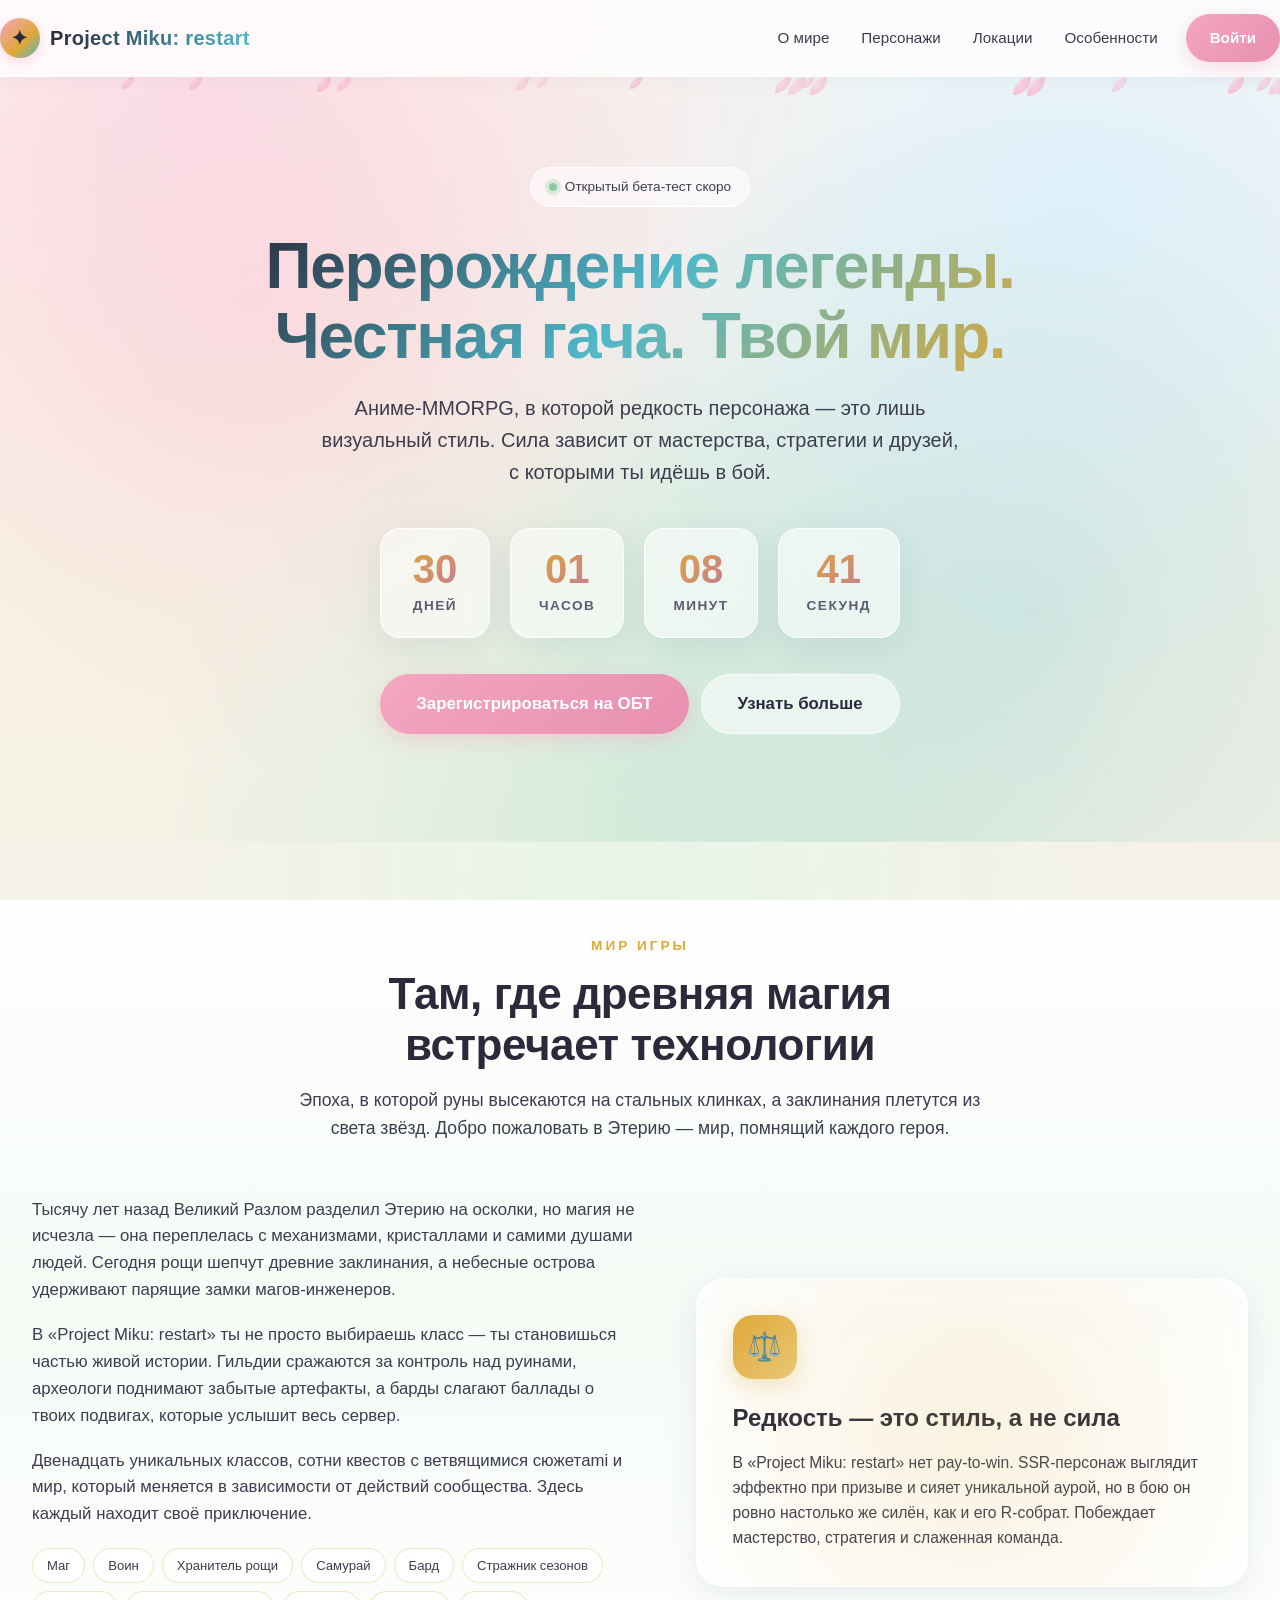
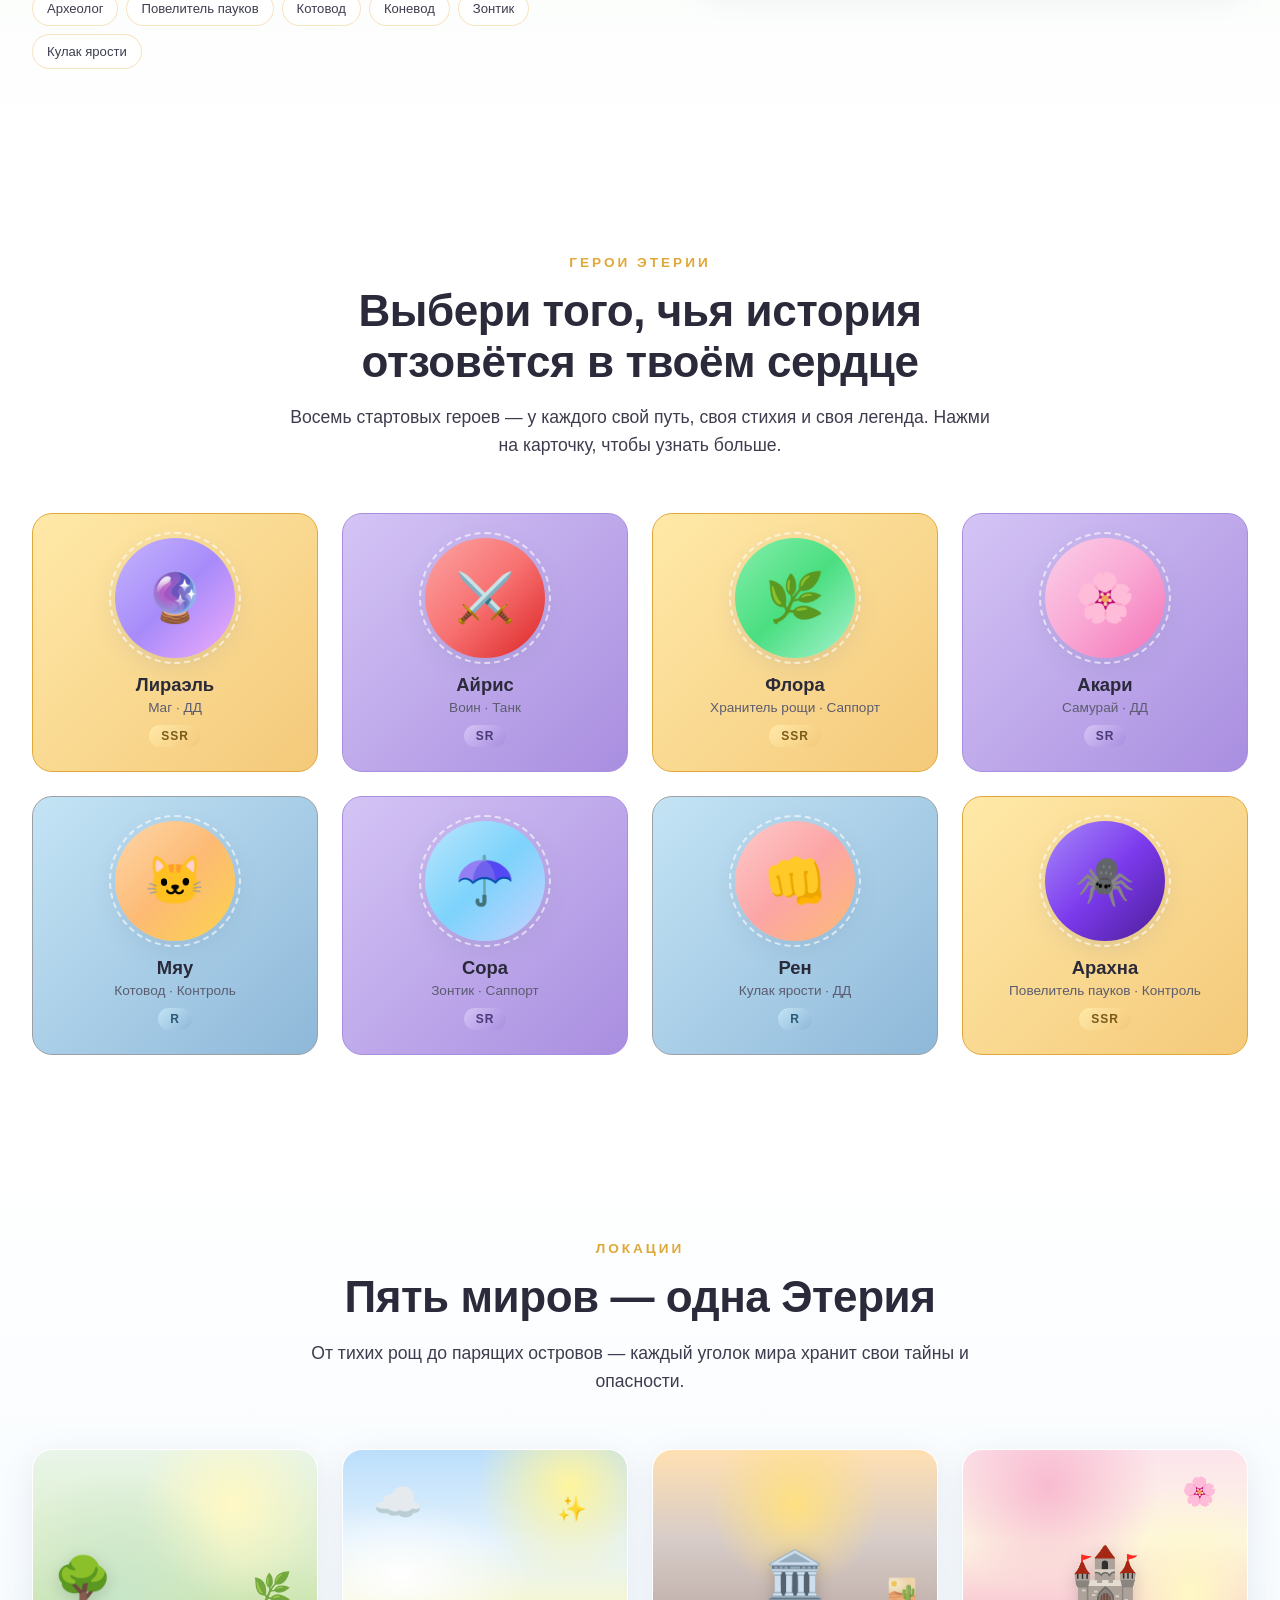
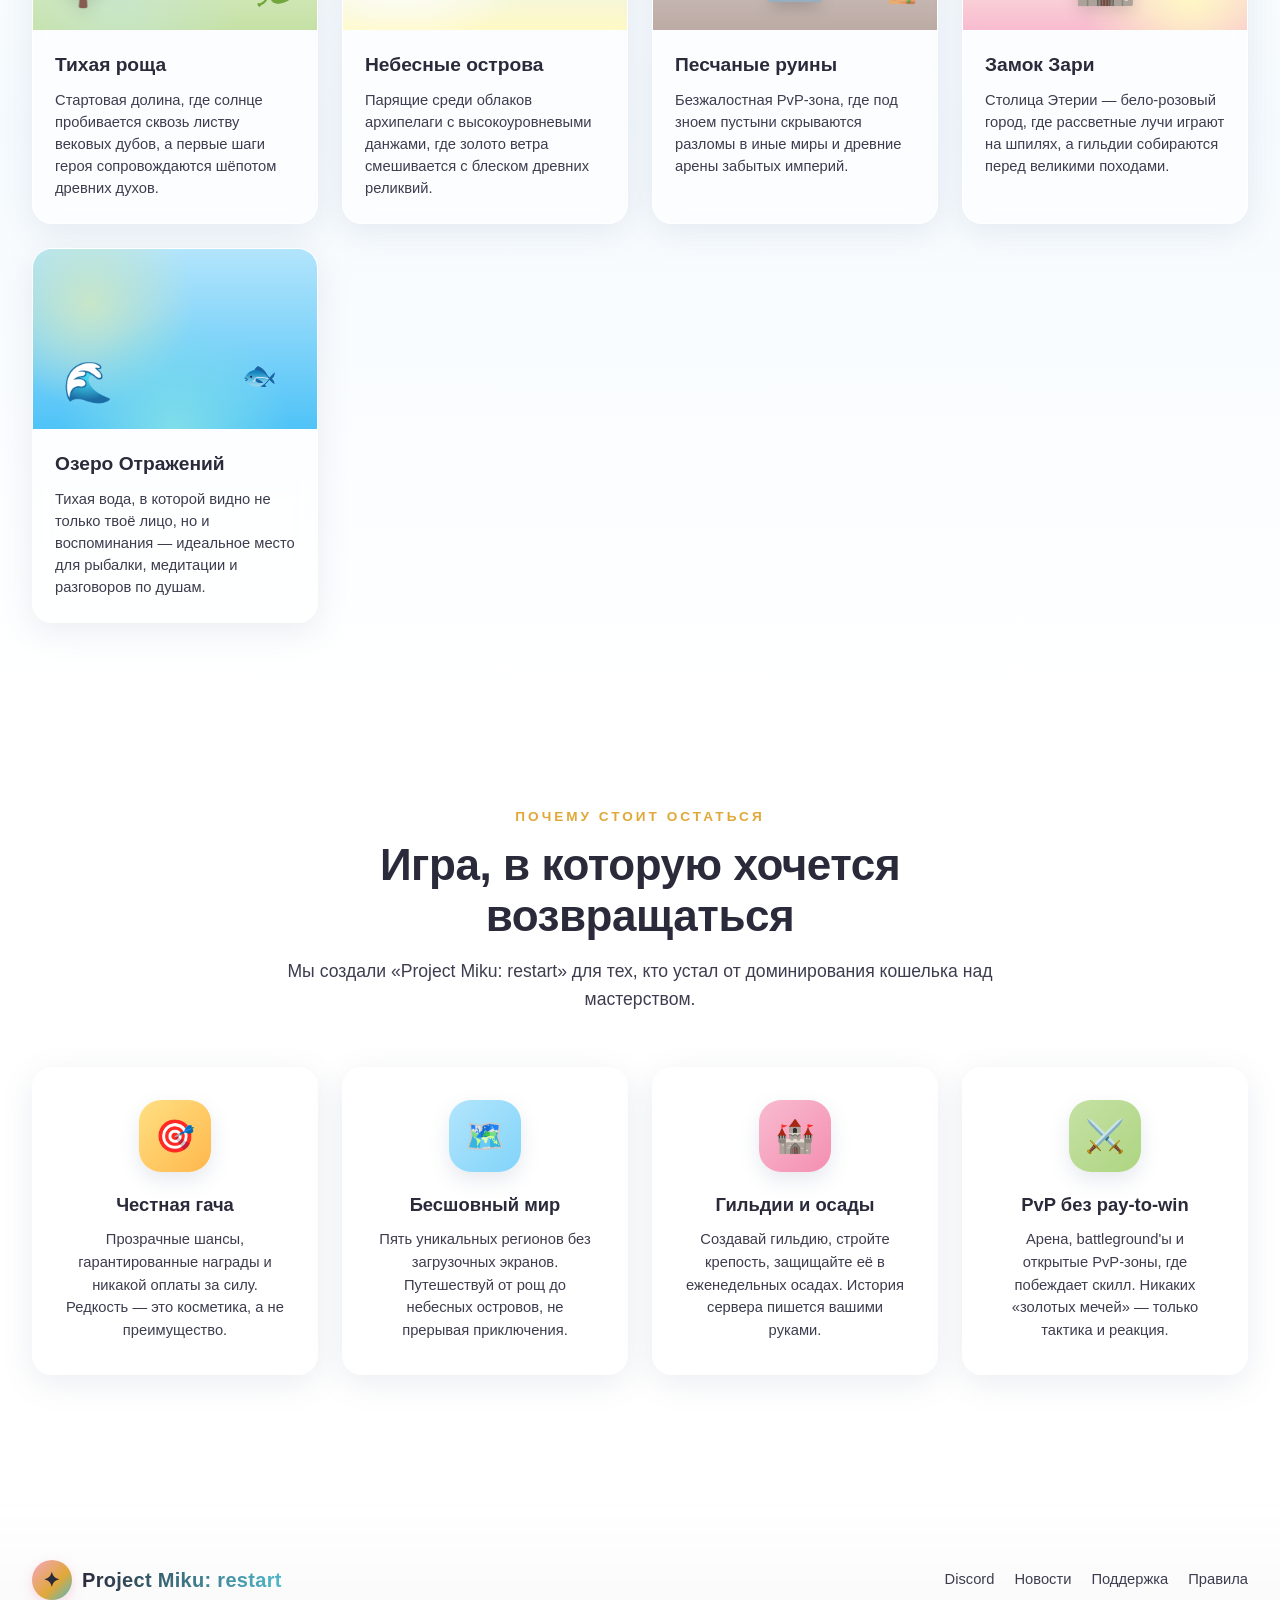
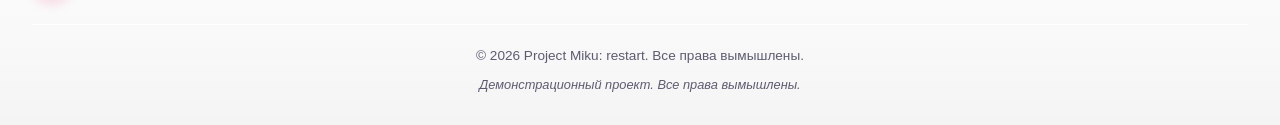
<file: index_agent.html>
<!DOCTYPE html>
<html lang="ru">
<head>
<meta charset="UTF-8">
<meta name="viewport" content="width=device-width, initial-scale=1.0">
<meta name="description" content="Project Miku: restart — аниме-MMORPG с честной гача-механикой. Редкость не влияет на силу.">
<title>Project Miku: restart — Перерождение легенды</title>
<style>
  :root {
    --bg-mint: #e8f5e9;
    --bg-sky: #e3f2fd;
    --bg-parchment: #fdf6e3;
    --bg-earth: #efebe0;
    --bg-rose: #fde4ec;
    --accent-gold: #e0a838;
    --accent-pink: #f4a6c0;
    --accent-sky: #4fb8c9;
    --accent-mint: #8fc9a3;
    --text-main: #2a2a3a;
    --text-muted: #3d3d4f;
    --text-soft: #5c5c70;
    --glass-bg: rgba(255, 255, 255, 0.55);
    --glass-bg-strong: rgba(255, 255, 255, 0.75);
    --glass-border: rgba(255, 255, 255, 0.8);
    --shadow-soft: 0 8px 32px rgba(90, 110, 140, 0.12);
    --shadow-hover: 0 16px 48px rgba(90, 110, 140, 0.22);
    --radius-sm: 12px;
    --radius-md: 20px;
    --radius-lg: 28px;
    --transition: 0.35s cubic-bezier(0.4, 0, 0.2, 1);
  }

  * {
    box-sizing: border-box;
    margin: 0;
    padding: 0;
  }

  html {
    scroll-behavior: smooth;
    scroll-padding-top: 80px;
  }

  body {
    font-family: -apple-system, BlinkMacSystemFont, "Segoe UI", Roboto, "Helvetica Neue", Arial, sans-serif;
    color: var(--text-main);
    background:
      radial-gradient(ellipse at 15% 10%, #fce4ec 0%, transparent 45%),
      radial-gradient(ellipse at 85% 20%, #e3f2fd 0%, transparent 50%),
      radial-gradient(ellipse at 50% 90%, #e8f5e9 0%, transparent 55%),
      linear-gradient(180deg, #fdf6e3 0%, #f5f1e6 100%);
    background-attachment: fixed;
    line-height: 1.6;
    overflow-x: hidden;
    min-height: 100vh;
    -webkit-font-smoothing: antialiased;
  }

  a { color: inherit; text-decoration: none; }
  button { font-family: inherit; cursor: pointer; border: none; background: none; color: inherit; }
  img, svg { max-width: 100%; display: block; }

  :focus-visible {
    outline: 3px solid var(--accent-gold);
    outline-offset: 3px;
    border-radius: 8px;
  }

  .container {
    width: 100%;
    max-width: 1280px;
    margin: 0 auto;
    padding: 0 clamp(16px, 4vw, 32px);
  }

  /* ===== HEADER ===== */
  .site-header {
    position: sticky;
    top: 0;
    z-index: 100;
    background: var(--glass-bg-strong);
    backdrop-filter: blur(18px);
    -webkit-backdrop-filter: blur(18px);
    border-bottom: 1px solid var(--glass-border);
    box-shadow: 0 2px 16px rgba(90, 110, 140, 0.06);
  }

  .header-inner {
    display: flex;
    align-items: center;
    justify-content: space-between;
    gap: 16px;
    padding: 14px 0;
  }

  .logo {
    display: flex;
    align-items: center;
    gap: 10px;
    font-weight: 800;
    font-size: clamp(1rem, 2.2vw, 1.25rem);
    letter-spacing: 0.3px;
  }

  .logo-mark {
    width: 40px;
    height: 40px;
    border-radius: 50%;
    background: linear-gradient(135deg, var(--accent-pink) 0%, var(--accent-gold) 60%, var(--accent-sky) 100%);
    display: grid;
    place-items: center;
    font-size: 1.25rem;
    box-shadow: 0 4px 12px rgba(244, 166, 192, 0.4);
    animation: logoPulse 4s ease-in-out infinite;
  }

  @keyframes logoPulse {
    0%, 100% { transform: scale(1); box-shadow: 0 4px 12px rgba(244, 166, 192, 0.4); }
    50% { transform: scale(1.05); box-shadow: 0 6px 20px rgba(224, 168, 56, 0.5); }
  }

  .logo-text {
    background: linear-gradient(90deg, var(--text-main), #4fb8c9);
    -webkit-background-clip: text;
    background-clip: text;
    color: transparent;
  }

  .main-nav {
    display: flex;
    gap: clamp(8px, 2vw, 24px);
    align-items: center;
  }

  .nav-link {
    font-size: clamp(0.85rem, 1.4vw, 0.95rem);
    font-weight: 500;
    color: var(--text-muted);
    padding: 8px 4px;
    position: relative;
    transition: color var(--transition);
    white-space: nowrap;
  }

  .nav-link::after {
    content: "";
    position: absolute;
    left: 0; right: 0; bottom: 0;
    height: 2px;
    background: linear-gradient(90deg, var(--accent-pink), var(--accent-gold));
    transform: scaleX(0);
    transform-origin: left;
    transition: transform var(--transition);
  }

  .nav-link:hover, .nav-link:focus-visible {
    color: var(--text-main);
  }

  .nav-link:hover::after, .nav-link:focus-visible::after {
    transform: scaleX(1);
  }

  .btn {
    display: inline-flex;
    align-items: center;
    justify-content: center;
    gap: 8px;
    padding: 12px 24px;
    border-radius: 999px;
    font-weight: 600;
    font-size: 0.95rem;
    transition: all var(--transition);
    white-space: nowrap;
    position: relative;
    overflow: hidden;
  }

  .btn-primary {
    background: linear-gradient(135deg, var(--accent-pink) 0%, #e88fb0 100%);
    color: #fff;
    box-shadow: 0 6px 20px rgba(244, 166, 192, 0.4);
  }

  .btn-primary:hover, .btn-primary:focus-visible {
    transform: translateY(-2px);
    box-shadow: 0 10px 28px rgba(244, 166, 192, 0.55);
  }

  .btn-primary:active { transform: translateY(0); }

  .btn-ghost {
    background: var(--glass-bg);
    color: var(--text-main);
    border: 1px solid var(--glass-border);
    backdrop-filter: blur(10px);
  }

  .btn-ghost:hover, .btn-ghost:focus-visible {
    background: var(--glass-bg-strong);
    transform: translateY(-2px);
  }

  .btn-lg {
    padding: 16px 36px;
    font-size: 1.05rem;
  }

  /* ===== HERO ===== */
  .hero {
    position: relative;
    padding: clamp(40px, 8vh, 90px) 0 clamp(60px, 10vh, 120px);
    overflow: hidden;
    min-height: 85vh;
    display: flex;
    align-items: center;
  }

  .hero-bg {
    position: absolute;
    inset: 0;
    z-index: 0;
    pointer-events: none;
  }

  .hero-bg::before {
    content: "";
    position: absolute;
    inset: 0;
    background:
      radial-gradient(circle at 20% 30%, rgba(244, 166, 192, 0.25) 0%, transparent 40%),
      radial-gradient(circle at 80% 70%, rgba(79, 184, 201, 0.22) 0%, transparent 45%),
      radial-gradient(circle at 50% 100%, rgba(143, 201, 163, 0.2) 0%, transparent 50%);
  }

  .petal {
    position: absolute;
    width: 14px;
    height: 14px;
    background: radial-gradient(circle at 30% 30%, #ffd1e0, #f4a6c0);
    border-radius: 150% 0 150% 0;
    opacity: 0.7;
    animation: petalFall linear infinite;
    filter: blur(0.3px);
  }

  @keyframes petalFall {
    0% { transform: translateY(-10vh) translateX(0) rotate(0deg); opacity: 0; }
    10% { opacity: 0.8; }
    90% { opacity: 0.8; }
    100% { transform: translateY(110vh) translateX(80px) rotate(720deg); opacity: 0; }
  }

  .hero-content {
    position: relative;
    z-index: 2;
    text-align: center;
    max-width: 880px;
    margin: 0 auto;
  }

  .hero-badge {
    display: inline-flex;
    align-items: center;
    gap: 8px;
    padding: 8px 18px;
    background: var(--glass-bg);
    border: 1px solid var(--glass-border);
    border-radius: 999px;
    font-size: 0.85rem;
    font-weight: 500;
    color: var(--text-muted);
    backdrop-filter: blur(10px);
    margin-bottom: 24px;
  }

  .hero-badge .dot {
    width: 8px;
    height: 8px;
    border-radius: 50%;
    background: var(--accent-mint);
    box-shadow: 0 0 0 4px rgba(143, 201, 163, 0.3);
    animation: dotPulse 2s ease-in-out infinite;
  }

  @keyframes dotPulse {
    0%, 100% { box-shadow: 0 0 0 4px rgba(143, 201, 163, 0.3); }
    50% { box-shadow: 0 0 0 8px rgba(143, 201, 163, 0.1); }
  }

  .hero-title {
    font-size: clamp(2rem, 6vw, 4rem);
    font-weight: 800;
    line-height: 1.1;
    letter-spacing: -0.02em;
    margin-bottom: 20px;
    background: linear-gradient(135deg, #2a2a3a 0%, #4fb8c9 50%, #e0a838 100%);
    -webkit-background-clip: text;
    background-clip: text;
    color: transparent;
  }

  .hero-subtitle {
    font-size: clamp(1rem, 2vw, 1.25rem);
    color: var(--text-muted);
    margin-bottom: 40px;
    max-width: 640px;
    margin-left: auto;
    margin-right: auto;
  }

  .countdown {
    display: flex;
    justify-content: center;
    gap: clamp(8px, 2vw, 20px);
    margin-bottom: 36px;
    flex-wrap: wrap;
  }

  .countdown-item {
    background: var(--glass-bg);
    border: 1px solid var(--glass-border);
    backdrop-filter: blur(14px);
    -webkit-backdrop-filter: blur(14px);
    border-radius: var(--radius-md);
    padding: clamp(12px, 2vw, 20px) clamp(16px, 3vw, 28px);
    min-width: clamp(70px, 14vw, 110px);
    box-shadow: var(--shadow-soft);
    transition: transform var(--transition);
  }

  .countdown-item:hover { transform: translateY(-4px); }

  .countdown-value {
    font-size: clamp(1.5rem, 4vw, 2.5rem);
    font-weight: 800;
    color: var(--text-main);
    line-height: 1;
    font-variant-numeric: tabular-nums;
    background: linear-gradient(135deg, var(--accent-gold), #c47a9a);
    -webkit-background-clip: text;
    background-clip: text;
    color: transparent;
  }

  .countdown-label {
    font-size: clamp(0.7rem, 1.2vw, 0.85rem);
    color: var(--text-soft);
    margin-top: 6px;
    text-transform: uppercase;
    letter-spacing: 1.5px;
    font-weight: 600;
  }

  .hero-cta {
    display: flex;
    gap: 12px;
    justify-content: center;
    flex-wrap: wrap;
  }

  /* ===== SECTIONS ===== */
  section {
    padding: clamp(60px, 10vh, 100px) 0;
    position: relative;
  }

  .section-head {
    text-align: center;
    max-width: 720px;
    margin: 0 auto clamp(32px, 6vh, 56px);
  }

  .section-kicker {
    display: inline-block;
    font-size: 0.85rem;
    font-weight: 600;
    color: var(--accent-gold);
    letter-spacing: 3px;
    text-transform: uppercase;
    margin-bottom: 12px;
  }

  .section-title {
    font-size: clamp(1.75rem, 4vw, 2.75rem);
    font-weight: 800;
    line-height: 1.15;
    letter-spacing: -0.01em;
    margin-bottom: 16px;
    color: var(--text-main);
  }

  .section-lead {
    font-size: clamp(0.95rem, 1.6vw, 1.1rem);
    color: var(--text-muted);
  }

  /* ===== ABOUT / LORE ===== */
  .about {
    background: linear-gradient(180deg, transparent 0%, rgba(232, 245, 233, 0.4) 50%, transparent 100%);
  }

  .about-grid {
    display: grid;
    grid-template-columns: 1fr;
    gap: 32px;
    align-items: center;
  }

  @media (min-width: 900px) {
    .about-grid { grid-template-columns: 1.1fr 1fr; gap: 56px; }
  }

  .about-text p {
    font-size: clamp(0.95rem, 1.5vw, 1.05rem);
    color: var(--text-muted);
    margin-bottom: 18px;
  }

  .about-text p:last-child { margin-bottom: 0; }

  .usp-card {
    background: var(--glass-bg-strong);
    border: 1px solid var(--glass-border);
    border-radius: var(--radius-lg);
    padding: clamp(24px, 4vw, 36px);
    backdrop-filter: blur(14px);
    -webkit-backdrop-filter: blur(14px);
    box-shadow: var(--shadow-soft);
    position: relative;
    overflow: hidden;
  }

  .usp-card::before {
    content: "";
    position: absolute;
    top: -50%; right: -50%;
    width: 200%; height: 200%;
    background: radial-gradient(circle, rgba(224, 168, 56, 0.15) 0%, transparent 50%);
    pointer-events: none;
  }

  .usp-icon {
    width: 64px;
    height: 64px;
    border-radius: 20px;
    background: linear-gradient(135deg, var(--accent-gold), #e8c97a);
    display: grid;
    place-items: center;
    font-size: 1.75rem;
    margin-bottom: 20px;
    box-shadow: 0 8px 24px rgba(224, 168, 56, 0.3);
  }

  .usp-title {
    font-size: clamp(1.25rem, 2.5vw, 1.5rem);
    font-weight: 700;
    margin-bottom: 12px;
    color: var(--text-main);
  }

  .usp-text {
    color: var(--text-muted);
    font-size: 0.98rem;
  }

  .classes-list {
    display: flex;
    flex-wrap: wrap;
    gap: 8px;
    margin-top: 20px;
  }

  .class-chip {
    padding: 6px 14px;
    background: rgba(255, 255, 255, 0.7);
    border: 1px solid rgba(224, 168, 56, 0.3);
    border-radius: 999px;
    font-size: 0.82rem;
    color: var(--text-muted);
    font-weight: 500;
  }

  /* ===== CHARACTERS ===== */
  .characters-grid {
    display: grid;
    grid-template-columns: repeat(auto-fill, minmax(240px, 1fr));
    gap: clamp(16px, 2vw, 24px);
  }

  .char-card {
    background: var(--glass-bg);
    border: 1px solid var(--glass-border);
    border-radius: var(--radius-md);
    padding: 24px 20px;
    text-align: center;
    cursor: pointer;
    transition: all var(--transition);
    backdrop-filter: blur(10px);
    -webkit-backdrop-filter: blur(10px);
    position: relative;
    overflow: hidden;
  }

  .char-card::before {
    content: "";
    position: absolute;
    inset: 0;
    background: linear-gradient(135deg, transparent 0%, rgba(255, 255, 255, 0.4) 100%);
    opacity: 0;
    transition: opacity var(--transition);
  }

  .char-card.rarity-ssr { border-color: #e0a838; }
  .char-card.rarity-sr { border-color: #a98ee0; }
  .char-card.rarity-r { border-color: #9aa0a6; }

  .char-card:hover, .char-card:focus-visible {
    transform: perspective(800px) rotateX(2deg);
  }

  .char-card.rarity-ssr:hover, .char-card.rarity-ssr:focus-visible {
    box-shadow: 0 16px 40px rgba(224, 168, 56, 0.35);
  }

  .char-card.rarity-sr:hover, .char-card.rarity-sr:focus-visible {
    box-shadow: 0 16px 40px rgba(169, 142, 224, 0.35);
  }

  .char-card.rarity-r:hover, .char-card.rarity-r:focus-visible {
    box-shadow: 0 16px 40px rgba(154, 160, 166, 0.35);
  }

  .char-card:hover::before, .char-card:focus-visible::before { opacity: 1; }

  .char-avatar {
    width: clamp(90px, 18vw, 120px);
    height: clamp(90px, 18vw, 120px);
    border-radius: 50%;
    margin: 0 auto 16px;
    display: grid;
    place-items: center;
    font-size: clamp(2.25rem, 5vw, 3rem);
    position: relative;
    box-shadow: 0 8px 24px rgba(90, 110, 140, 0.15);
    transition: transform var(--transition);
  }

  .char-card:hover .char-avatar { transform: scale(1.05) rotate(-3deg); }

  .char-avatar::after {
    content: "";
    position: absolute;
    inset: -6px;
    border-radius: 50%;
    border: 2px dashed rgba(255, 255, 255, 0.6);
    animation: rotate 20s linear infinite;
  }

  @keyframes rotate {
    to { transform: rotate(360deg); }
  }

  .char-name {
    font-size: 1.15rem;
    font-weight: 700;
    margin-bottom: 4px;
    color: var(--text-main);
  }

  .char-class {
    font-size: 0.85rem;
    color: var(--text-soft);
    margin-bottom: 10px;
  }

  .char-rarity {
    display: inline-block;
    padding: 4px 12px;
    border-radius: 999px;
    font-size: 0.75rem;
    font-weight: 700;
    letter-spacing: 1px;
  }

  .rarity-ssr { background: linear-gradient(135deg, #ffe9a8, #f4c97a); color: #7a5a1a; }
  .rarity-sr { background: linear-gradient(135deg, #d4c4f5, #a98ee0); color: #4a3a7a; }
  .rarity-r { background: linear-gradient(135deg, #c4e4f5, #8eb8d9); color: #2a5a7a; }

  /* ===== LOCATIONS ===== */
  .locations {
    background: linear-gradient(180deg, transparent 0%, rgba(227, 242, 253, 0.35) 50%, transparent 100%);
  }

  .locations-grid {
    display: grid;
    grid-template-columns: repeat(auto-fill, minmax(280px, 1fr));
    gap: clamp(16px, 2vw, 24px);
  }

  .location-card {
    border-radius: var(--radius-md);
    overflow: hidden;
    background: var(--glass-bg);
    border: 1px solid var(--glass-border);
    backdrop-filter: blur(10px);
    -webkit-backdrop-filter: blur(10px);
    transition: all var(--transition);
    box-shadow: var(--shadow-soft);
  }

  .location-card:hover, .location-card:focus-visible {
    transform: translateY(-6px);
    box-shadow: var(--shadow-hover);
  }

  .location-visual {
    height: 180px;
    position: relative;
    overflow: hidden;
  }

  .location-info {
    padding: 20px 22px 24px;
  }

  .location-name {
    font-size: 1.2rem;
    font-weight: 700;
    margin-bottom: 8px;
    color: var(--text-main);
  }

  .location-desc {
    font-size: 0.92rem;
    color: var(--text-muted);
    line-height: 1.5;
  }

  /* Location backgrounds */
  .loc-grove {
    background:
      radial-gradient(circle at 30% 80%, #c8e6c9 0%, transparent 50%),
      radial-gradient(circle at 70% 30%, #fff9c4 0%, transparent 40%),
      linear-gradient(180deg, #e8f5e9 0%, #dcedc8 60%, #c5e1a5 100%);
  }
  .loc-grove::before {
    content: "🌳";
    position: absolute;
    bottom: 10px; left: 20px;
    font-size: 3rem;
    filter: drop-shadow(0 4px 8px rgba(0,0,0,0.15));
  }
  .loc-grove::after {
    content: "🌿";
    position: absolute;
    bottom: 15px; right: 25px;
    font-size: 2rem;
    opacity: 0.8;
  }

  .loc-sky {
    background:
      radial-gradient(circle at 80% 20%, #fff59d 0%, transparent 35%),
      radial-gradient(ellipse at 20% 70%, #ffffff 0%, transparent 40%),
      linear-gradient(180deg, #bbdefb 0%, #e3f2fd 50%, #fff9c4 100%);
  }
  .loc-sky::before {
    content: "☁️";
    position: absolute;
    top: 20px; left: 30px;
    font-size: 2.5rem;
    animation: floatCloud 6s ease-in-out infinite;
  }
  .loc-sky::after {
    content: "✨";
    position: absolute;
    top: 40px; right: 40px;
    font-size: 1.5rem;
    animation: twinkle 3s ease-in-out infinite;
  }

  @keyframes floatCloud {
    0%, 100% { transform: translateX(0); }
    50% { transform: translateX(15px); }
  }

  @keyframes twinkle {
    0%, 100% { opacity: 0.4; transform: scale(1); }
    50% { opacity: 1; transform: scale(1.2); }
  }

  .loc-ruins {
    background:
      radial-gradient(circle at 50% 30%, #ffe082 0%, transparent 45%),
      linear-gradient(180deg, #ffe0b2 0%, #d7ccc8 50%, #bcaaa4 100%);
  }
  .loc-ruins::before {
    content: "🏛️";
    position: absolute;
    bottom: 15px; left: 50%;
    transform: translateX(-50%);
    font-size: 3rem;
    filter: drop-shadow(0 4px 8px rgba(0,0,0,0.2));
  }
  .loc-ruins::after {
    content: "🏜️";
    position: absolute;
    bottom: 20px; right: 20px;
    font-size: 1.5rem;
    opacity: 0.7;
  }

  .loc-castle {
    background:
      radial-gradient(circle at 30% 20%, #f8bbd0 0%, transparent 45%),
      radial-gradient(circle at 80% 80%, #fff9c4 0%, transparent 40%),
      linear-gradient(180deg, #fce4ec 0%, #fdf6e3 50%, #f8bbd0 100%);
  }
  .loc-castle::before {
    content: "🏰";
    position: absolute;
    bottom: 10px; left: 50%;
    transform: translateX(-50%);
    font-size: 3.5rem;
    filter: drop-shadow(0 4px 8px rgba(0,0,0,0.15));
  }
  .loc-castle::after {
    content: "🌸";
    position: absolute;
    top: 20px; right: 30px;
    font-size: 1.75rem;
    animation: floatCloud 5s ease-in-out infinite;
  }

  .loc-lake {
    background:
      radial-gradient(circle at 50% 100%, #80deea 0%, transparent 50%),
      radial-gradient(circle at 20% 30%, #c8e6c9 0%, transparent 40%),
      linear-gradient(180deg, #b3e5fc 0%, #81d4fa 50%, #4fc3f7 100%);
  }
  .loc-lake::before {
    content: "🌊";
    position: absolute;
    bottom: 15px; left: 30px;
    font-size: 2.5rem;
    animation: wave 4s ease-in-out infinite;
  }
  .loc-lake::after {
    content: "🐟";
    position: absolute;
    bottom: 30px; right: 40px;
    font-size: 1.75rem;
    animation: wave 3s ease-in-out infinite reverse;
  }

  @keyframes wave {
    0%, 100% { transform: translateX(0) translateY(0); }
    50% { transform: translateX(8px) translateY(-3px); }
  }

  /* ===== FEATURES ===== */
  .features-grid {
    display: grid;
    grid-template-columns: repeat(auto-fit, minmax(240px, 1fr));
    gap: clamp(16px, 2vw, 24px);
  }

  .feature-card {
    background: var(--glass-bg);
    border: 1px solid var(--glass-border);
    border-radius: var(--radius-md);
    padding: clamp(24px, 3vw, 32px);
    backdrop-filter: blur(10px);
    -webkit-backdrop-filter: blur(10px);
    box-shadow: var(--shadow-soft);
    transition: all var(--transition);
    text-align: center;
  }

  .feature-card:hover, .feature-card:focus-visible {
    transform: translateY(-6px);
    box-shadow: var(--shadow-hover);
    background: var(--glass-bg-strong);
  }

  .feature-icon {
    width: 72px;
    height: 72px;
    border-radius: 22px;
    margin: 0 auto 18px;
    display: grid;
    place-items: center;
    font-size: 2rem;
    box-shadow: 0 8px 20px rgba(90, 110, 140, 0.15);
  }

  .icon-gacha { background: linear-gradient(135deg, #ffe082, #ffb74d); }
  .icon-world { background: linear-gradient(135deg, #b3e5fc, #81d4fa); }
  .icon-guild { background: linear-gradient(135deg, #f8bbd0, #f48fb1); }
  .icon-pvp { background: linear-gradient(135deg, #c5e1a5, #aed581); }

  .feature-title {
    font-size: 1.15rem;
    font-weight: 700;
    margin-bottom: 8px;
    color: var(--text-main);
  }

  .feature-text {
    font-size: 0.92rem;
    color: var(--text-muted);
    line-height: 1.55;
  }

  /* ===== FOOTER ===== */
  .site-footer {
    background: linear-gradient(180deg, transparent 0%, rgba(42, 42, 58, 0.05) 100%);
    padding: clamp(40px, 6vh, 60px) 0 30px;
    border-top: 1px solid var(--glass-border);
    margin-top: 40px;
  }

  .footer-inner {
    display: flex;
    flex-wrap: wrap;
    justify-content: space-between;
    align-items: center;
    gap: 20px;
    margin-bottom: 24px;
  }

  .footer-links {
    display: flex;
    gap: 20px;
    flex-wrap: wrap;
  }

  .footer-link {
    color: var(--text-muted);
    font-size: 0.92rem;
    transition: color var(--transition);
  }

  .footer-link:hover, .footer-link:focus-visible { color: var(--text-main); }

  .footer-copy {
    text-align: center;
    font-size: 0.85rem;
    color: var(--text-soft);
    padding-top: 20px;
    border-top: 1px solid var(--glass-border);
  }

  .footer-disclaimer {
    font-style: italic;
    margin-top: 8px;
    font-size: 0.8rem;
  }

  /* ===== MODAL ===== */
  .modal-backdrop {
    position: fixed;
    inset: 0;
    background: rgba(42, 42, 58, 0.55);
    backdrop-filter: blur(8px);
    -webkit-backdrop-filter: blur(8px);
    z-index: 200;
    display: grid;
    place-items: center;
    padding: 20px;
    opacity: 0;
    pointer-events: none;
    transition: opacity 0.3s ease;
  }

  .modal-backdrop.is-open {
    opacity: 1;
    pointer-events: auto;
  }

  .modal {
    background: linear-gradient(180deg, #fff 0%, #fdf6e3 100%);
    border-radius: var(--radius-lg);
    max-width: 560px;
    width: 100%;
    max-height: 90vh;
    overflow-y: auto;
    padding: clamp(24px, 4vw, 36px);
    position: relative;
    box-shadow: 0 24px 64px rgba(42, 42, 58, 0.3);
    transform: scale(0.92) translateY(20px);
    transition: transform 0.35s cubic-bezier(0.34, 1.56, 0.64, 1);
  }

  .modal-backdrop.is-open .modal {
    transform: scale(1) translateY(0);
  }

  .modal-close {
    position: absolute;
    top: 16px; right: 16px;
    width: 40px; height: 40px;
    border-radius: 50%;
    background: var(--glass-bg);
    display: grid;
    place-items: center;
    font-size: 1.25rem;
    color: var(--text-muted);
    transition: all var(--transition);
    border: 1px solid var(--glass-border);
  }

  .modal-close:hover, .modal-close:focus-visible {
    background: var(--accent-pink);
    color: #fff;
    transform: rotate(90deg);
  }

  .modal-avatar {
    width: 140px;
    height: 140px;
    border-radius: 50%;
    margin: 0 auto 20px;
    display: grid;
    place-items: center;
    font-size: 4rem;
    box-shadow: 0 12px 32px rgba(90, 110, 140, 0.2);
    position: relative;
  }

  .modal-avatar::after {
    content: "";
    position: absolute;
    inset: -8px;
    border-radius: 50%;
    border: 2px dashed rgba(224, 168, 56, 0.5);
    animation: rotate 15s linear infinite;
  }

  .modal-name {
    font-size: clamp(1.5rem, 3vw, 1.85rem);
    font-weight: 800;
    text-align: center;
    margin-bottom: 6px;
    color: var(--text-main);
  }

  .modal-meta {
    display: flex;
    justify-content: center;
    gap: 10px;
    flex-wrap: wrap;
    margin-bottom: 20px;
  }

  .modal-tag {
    padding: 5px 14px;
    border-radius: 999px;
    font-size: 0.8rem;
    font-weight: 600;
    background: rgba(255, 255, 255, 0.7);
    border: 1px solid var(--glass-border);
    color: var(--text-muted);
  }

  .modal-lore {
    background: var(--glass-bg);
    border: 1px solid var(--glass-border);
    border-radius: var(--radius-sm);
    padding: 18px 20px;
    margin-bottom: 18px;
    color: var(--text-muted);
    font-size: 0.95rem;
    line-height: 1.6;
    font-style: italic;
  }

  .modal-disclaimer {
    background: linear-gradient(135deg, rgba(224, 168, 56, 0.1), rgba(244, 166, 192, 0.1));
    border-left: 3px solid var(--accent-gold);
    border-radius: 8px;
    padding: 14px 18px;
    font-size: 0.88rem;
    color: var(--text-muted);
    line-height: 1.55;
  }

  .modal-disclaimer strong { color: var(--text-main); }

  /* ===== SCROLL TOP ===== */
  .scroll-top {
    position: fixed;
    bottom: 24px;
    right: 24px;
    width: 52px;
    height: 52px;
    border-radius: 50%;
    background: linear-gradient(135deg, var(--accent-pink), var(--accent-gold));
    color: #fff;
    font-size: 1.4rem;
    display: grid;
    place-items: center;
    box-shadow: 0 8px 24px rgba(244, 166, 192, 0.4);
    opacity: 0;
    pointer-events: none;
    transform: translateY(20px);
    transition: all var(--transition);
    z-index: 50;
  }

  .scroll-top.is-visible {
    opacity: 1;
    pointer-events: auto;
    transform: translateY(0);
  }

  .scroll-top:hover, .scroll-top:focus-visible {
    transform: translateY(-4px);
    box-shadow: 0 12px 32px rgba(244, 166, 192, 0.55);
  }

  /* ===== REDUCED MOTION ===== */
  @media (prefers-reduced-motion: reduce) {
    *, *::before, *::after {
      animation-duration: 0.01ms !important;
      animation-iteration-count: 1 !important;
      transition-duration: 0.01ms !important;
      scroll-behavior: auto !important;
    }
    html { scroll-behavior: auto; }
  }

  /* ===== MOBILE ===== */
  @media (max-width: 720px) {
    .main-nav .nav-link { display: none; }
    .header-inner { padding: 12px 0; }
    .logo-mark { width: 36px; height: 36px; font-size: 1.1rem; }
    .hero { min-height: auto; padding: 40px 0 60px; }
    .countdown-item { min-width: 70px; padding: 12px 14px; }
    .scroll-top { width: 46px; height: 46px; bottom: 16px; right: 16px; }
  }

  @media (max-width: 420px) {
    .btn-lg { padding: 14px 24px; font-size: 0.95rem; }
    .hero-cta { flex-direction: column; width: 100%; }
    .hero-cta .btn { width: 100%; }
  }
</style>
</head>
<body>

<header class="site-header" role="banner">
  <div class="container header-inner">
    <a href="#top" class="logo" aria-label="Project Miku: restart — на главную">
      <span class="logo-mark" aria-hidden="true">✦</span>
      <span class="logo-text">Project Miku: restart</span>
    </a>
    <nav class="main-nav" aria-label="Основная навигация">
      <a href="#about" class="nav-link">О мире</a>
      <a href="#characters" class="nav-link">Персонажи</a>
      <a href="#locations" class="nav-link">Локации</a>
      <a href="#features" class="nav-link">Особенности</a>
      <a href="#register" class="btn btn-primary">Войти</a>
    </nav>
  </div>
</header>

<main id="top">

  <!-- HERO -->
  <section class="hero" aria-labelledby="hero-title">
    <div class="hero-bg" aria-hidden="true" id="petalsContainer"></div>
    <div class="container hero-content">
      <div class="hero-badge">
        <span class="dot" aria-hidden="true"></span>
        <span>Открытый бета-тест скоро</span>
      </div>
      <h1 class="hero-title" id="hero-title">Перерождение легенды.<br>Честная гача. Твой мир.</h1>
      <p class="hero-subtitle">Аниме-MMORPG, в которой редкость персонажа — это лишь визуальный стиль. Сила зависит от мастерства, стратегии и друзей, с которыми ты идёшь в бой.</p>

      <div class="countdown" role="timer" aria-live="polite" aria-atomic="true" aria-label="Обратный отсчёт до начала ОБТ">
        <div class="countdown-item">
          <div class="countdown-value" id="cd-days">00</div>
          <div class="countdown-label">Дней</div>
        </div>
        <div class="countdown-item">
          <div class="countdown-value" id="cd-hours">00</div>
          <div class="countdown-label">Часов</div>
        </div>
        <div class="countdown-item">
          <div class="countdown-value" id="cd-minutes">00</div>
          <div class="countdown-label">Минут</div>
        </div>
        <div class="countdown-item">
          <div class="countdown-value" id="cd-seconds">00</div>
          <div class="countdown-label">Секунд</div>
        </div>
      </div>

      <div class="hero-cta">
        <a href="#register" class="btn btn-primary btn-lg" id="register">Зарегистрироваться на ОБТ</a>
        <a href="#about" class="btn btn-ghost btn-lg">Узнать больше</a>
      </div>
    </div>
  </section>

  <!-- ABOUT -->
  <section class="about" id="about" aria-labelledby="about-title">
    <div class="container">
      <div class="section-head">
        <span class="section-kicker">Мир игры</span>
        <h2 class="section-title" id="about-title">Там, где древняя магия встречает технологии</h2>
        <p class="section-lead">Эпоха, в которой руны высекаются на стальных клинках, а заклинания плетутся из света звёзд. Добро пожаловать в Этерию — мир, помнящий каждого героя.</p>
      </div>

      <div class="about-grid">
        <div class="about-text">
          <p>Тысячу лет назад Великий Разлом разделил Этерию на осколки, но магия не исчезла — она переплелась с механизмами, кристаллами и самими душами людей. Сегодня рощи шепчут древние заклинания, а небесные острова удерживают парящие замки магов-инженеров.</p>
          <p>В «Project Miku: restart» ты не просто выбираешь класс — ты становишься частью живой истории. Гильдии сражаются за контроль над руинами, археологи поднимают забытые артефакты, а барды слагают баллады о твоих подвигах, которые услышит весь сервер.</p>
          <p>Двенадцать уникальных классов, сотни квестов с ветвящимися сюжетami и мир, который меняется в зависимости от действий сообщества. Здесь каждый находит своё приключение.</p>
          <div class="classes-list" aria-label="Список классов">
            <span class="class-chip">Маг</span>
            <span class="class-chip">Воин</span>
            <span class="class-chip">Хранитель рощи</span>
            <span class="class-chip">Самурай</span>
            <span class="class-chip">Бард</span>
            <span class="class-chip">Стражник сезонов</span>
            <span class="class-chip">Археолог</span>
            <span class="class-chip">Повелитель пауков</span>
            <span class="class-chip">Котовод</span>
            <span class="class-chip">Коневод</span>
            <span class="class-chip">Зонтик</span>
            <span class="class-chip">Кулак ярости</span>
          </div>
        </div>

        <aside class="usp-card" aria-label="Главное преимущество">
          <div class="usp-icon" aria-hidden="true">⚖️</div>
          <h3 class="usp-title">Редкость — это стиль, а не сила</h3>
          <p class="usp-text">В «Project Miku: restart» нет pay-to-win. SSR-персонаж выглядит эффектно при призыве и сияет уникальной аурой, но в бою он ровно настолько же силён, как и его R-собрат. Побеждает мастерство, стратегия и слаженная команда.</p>
        </aside>
      </div>
    </div>
  </section>

  <!-- CHARACTERS -->
  <section id="characters" aria-labelledby="chars-title">
    <div class="container">
      <div class="section-head">
        <span class="section-kicker">Герои Этерии</span>
        <h2 class="section-title" id="chars-title">Выбери того, чья история отзовётся в твоём сердце</h2>
        <p class="section-lead">Восемь стартовых героев — у каждого свой путь, своя стихия и своя легенда. Нажми на карточку, чтобы узнать больше.</p>
      </div>

      <div class="characters-grid" id="charsGrid">
        <!-- Карточки вставляются JS -->
      </div>
    </div>
  </section>

  <!-- LOCATIONS -->
  <section class="locations" id="locations" aria-labelledby="loc-title">
    <div class="container">
      <div class="section-head">
        <span class="section-kicker">Локации</span>
        <h2 class="section-title" id="loc-title">Пять миров — одна Этерия</h2>
        <p class="section-lead">От тихих рощ до парящих островов — каждый уголок мира хранит свои тайны и опасности.</p>
      </div>

      <div class="locations-grid">
        <article class="location-card" tabindex="0">
          <div class="location-visual loc-grove" aria-hidden="true"></div>
          <div class="location-info">
            <h3 class="location-name">Тихая роща</h3>
            <p class="location-desc">Стартовая долина, где солнце пробивается сквозь листву вековых дубов, а первые шаги героя сопровождаются шёпотом древних духов.</p>
          </div>
        </article>

        <article class="location-card" tabindex="0">
          <div class="location-visual loc-sky" aria-hidden="true"></div>
          <div class="location-info">
            <h3 class="location-name">Небесные острова</h3>
            <p class="location-desc">Парящие среди облаков архипелаги с высокоуровневыми данжами, где золото ветра смешивается с блеском древних реликвий.</p>
          </div>
        </article>

        <article class="location-card" tabindex="0">
          <div class="location-visual loc-ruins" aria-hidden="true"></div>
          <div class="location-info">
            <h3 class="location-name">Песчаные руины</h3>
            <p class="location-desc">Безжалостная PvP-зона, где под зноем пустыни скрываются разломы в иные миры и древние арены забытых империй.</p>
          </div>
        </article>

        <article class="location-card" tabindex="0">
          <div class="location-visual loc-castle" aria-hidden="true"></div>
          <div class="location-info">
            <h3 class="location-name">Замок Зари</h3>
            <p class="location-desc">Столица Этерии — бело-розовый город, где рассветные лучи играют на шпилях, а гильдии собираются перед великими походами.</p>
          </div>
        </article>

        <article class="location-card" tabindex="0">
          <div class="location-visual loc-lake" aria-hidden="true"></div>
          <div class="location-info">
            <h3 class="location-name">Озеро Отражений</h3>
            <p class="location-desc">Тихая вода, в которой видно не только твоё лицо, но и воспоминания — идеальное место для рыбалки, медитации и разговоров по душам.</p>
          </div>
        </article>
      </div>
    </div>
  </section>

  <!-- FEATURES -->
  <section id="features" aria-labelledby="feat-title">
    <div class="container">
      <div class="section-head">
        <span class="section-kicker">Почему стоит остаться</span>
        <h2 class="section-title" id="feat-title">Игра, в которую хочется возвращаться</h2>
        <p class="section-lead">Мы создали «Project Miku: restart» для тех, кто устал от доминирования кошелька над мастерством.</p>
      </div>

      <div class="features-grid">
        <article class="feature-card">
          <div class="feature-icon icon-gacha" aria-hidden="true">🎯</div>
          <h3 class="feature-title">Честная гача</h3>
          <p class="feature-text">Прозрачные шансы, гарантированные награды и никакой оплаты за силу. Редкость — это косметика, а не преимущество.</p>
        </article>

        <article class="feature-card">
          <div class="feature-icon icon-world" aria-hidden="true">🗺️</div>
          <h3 class="feature-title">Бесшовный мир</h3>
          <p class="feature-text">Пять уникальных регионов без загрузочных экранов. Путешествуй от рощ до небесных островов, не прерывая приключения.</p>
        </article>

        <article class="feature-card">
          <div class="feature-icon icon-guild" aria-hidden="true">🏰</div>
          <h3 class="feature-title">Гильдии и осады</h3>
          <p class="feature-text">Создавай гильдию, стройте крепость, защищайте её в еженедельных осадах. История сервера пишется вашими руками.</p>
        </article>

        <article class="feature-card">
          <div class="feature-icon icon-pvp" aria-hidden="true">⚔️</div>
          <h3 class="feature-title">PvP без pay-to-win</h3>
          <p class="feature-text">Арена, battleground'ы и открытые PvP-зоны, где побеждает скилл. Никаких «золотых мечей» — только тактика и реакция.</p>
        </article>
      </div>
    </div>
  </section>

</main>

<footer class="site-footer" role="contentinfo">
  <div class="container">
    <div class="footer-inner">
      <div class="logo">
        <span class="logo-mark" aria-hidden="true">✦</span>
        <span class="logo-text">Project Miku: restart</span>
      </div>
      <nav class="footer-links" aria-label="Ссылки в подвале">
        <a href="#" class="footer-link">Discord</a>
        <a href="#" class="footer-link">Новости</a>
        <a href="#" class="footer-link">Поддержка</a>
        <a href="#" class="footer-link">Правила</a>
      </nav>
    </div>
    <div class="footer-copy">
      <div>© 2026 Project Miku: restart. Все права вымышлены.</div>
      <div class="footer-disclaimer">Демонстрационный проект. Все права вымышлены.</div>
    </div>
  </div>
</footer>

<!-- MODAL -->
<div class="modal-backdrop" id="modalBackdrop" role="dialog" aria-modal="true" aria-labelledby="modal-title" aria-hidden="true">
  <div class="modal" id="modal">
    <button class="modal-close" id="modalClose" aria-label="Закрыть окно">✕</button>
    <div class="modal-avatar" id="modalAvatar" aria-hidden="true"></div>
    <h3 class="modal-name" id="modal-title"></h3>
    <div class="modal-meta" id="modalMeta"></div>
    <div class="modal-lore" id="modalLore"></div>
    <div class="modal-disclaimer">
      <strong>Важно:</strong> <span id="modalDisclaimer">Редкость SSR влияет только на уникальную анимацию призыва и визуальный эффект ауры. Боевая статистика сбалансирована.</span>
    </div>
  </div>
</div>

<!-- SCROLL TOP -->
<button class="scroll-top" id="scrollTop" aria-label="Вернуться наверх">↑</button>

<script>
(function() {
  'use strict';

  // ===== ДАННЫЕ ПЕРСОНАЖЕЙ =====
  const characters = [
    {
      name: 'Лираэль',
      cls: 'Маг',
      role: 'ДД',
      rarity: 'SSR',
      emoji: '🔮',
      gradient: 'linear-gradient(135deg, #c4b5fd 0%, #a78bfa 50%, #f0abfc 100%)',
      lore: 'Последняя ученица Звёздной Академии, Лираэль плетёт заклинания из света созвездий. Говорят, она может прочитать судьбу в отражении лунного диска.'
    },
    {
      name: 'Айрис',
      cls: 'Воин',
      role: 'Танк',
      rarity: 'SR',
      emoji: '⚔️',
      gradient: 'linear-gradient(135deg, #fca5a5 0%, #f87171 50%, #dc2626 100%)',
      lore: 'Бывшая капитан королевской стражи, Айрис променяла двор на дорогу. Её щит помнит больше битв, чем летописи королевства.'
    },
    {
      name: 'Флора',
      cls: 'Хранитель рощи',
      role: 'Саппорт',
      rarity: 'SSR',
      emoji: '🌿',
      gradient: 'linear-gradient(135deg, #86efac 0%, #4ade80 50%, #a7f3d0 100%)',
      lore: 'Голос древних деревьев, Флора слышит шёпот корней за сотни вёрст. Там, где она ступает, расцветают даже камни.'
    },
    {
      name: 'Акари',
      cls: 'Самурай',
      role: 'ДД',
      rarity: 'SR',
      emoji: '🌸',
      gradient: 'linear-gradient(135deg, #fbcfe8 0%, #f9a8d4 50%, #f472b6 100%)',
      lore: 'Странствующая воительница из восточных провинций. Её катана поёт, когда лепестки сакуры касаются лезвия.'
    },
    {
      name: 'Мяу',
      cls: 'Котовод',
      role: 'Контроль',
      rarity: 'R',
      emoji: '🐱',
      gradient: 'linear-gradient(135deg, #fed7aa 0%, #fdba74 50%, #fcd34d 100%)',
      lore: 'Маленькая волшебница, которую всюду сопровождает свита из двенадцати говорящих котов. Каждый из них — отдельная стихия.'
    },
    {
      name: 'Сора',
      cls: 'Зонтик',
      role: 'Саппорт',
      rarity: 'SR',
      emoji: '☂️',
      gradient: 'linear-gradient(135deg, #bae6fd 0%, #7dd3fc 50%, #c7d2fe 100%)',
      lore: 'Таинственный странник с волшебным зонтом, который укрывает не только от дождя, но и от злых чар. Его прошлое окутано туманом.'
    },
    {
      name: 'Рен',
      cls: 'Кулак ярости',
      role: 'ДД',
      rarity: 'R',
      emoji: '👊',
      gradient: 'linear-gradient(135deg, #fecaca 0%, #fca5a5 50%, #fdba74 100%)',
      lore: 'Бывший монах Огненного Храма, Рен превратил гнев в искусство. Один его удар способен расколоть надвое гранитную глыбу.'
    },
    {
      name: 'Арахна',
      cls: 'Повелитель пауков',
      role: 'Контроль',
      rarity: 'SSR',
      emoji: '🕷️',
      gradient: 'linear-gradient(135deg, #a78bfa 0%, #7c3aed 50%, #4c1d95 100%)',
      lore: 'Последняя из рода Тенёвых прях, Арахна плетёт сети не только из шёлка, но и из самих судеб. Её паутину не видит даже ветер.'
    }
  ];

  // ===== РЕНДЕР КАРТОЧЕК ПЕРСОНАЖЕЙ =====
  const charsGrid = document.getElementById('charsGrid');
  const rarityLabels = { SSR: 'SSR', SR: 'SR', R: 'R' };
  const rarityClass = { SSR: 'rarity-ssr', SR: 'rarity-sr', R: 'rarity-r' };

  characters.forEach((c, idx) => {
    const card = document.createElement('button');
    card.className = 'char-card ' + rarityClass[c.rarity];
    card.type = 'button';
    card.setAttribute('aria-label', `${c.name}, ${c.cls}, ${c.role}, редкость ${c.rarity}. Подробнее`);
    card.dataset.idx = idx;
    card.innerHTML = `
      <div class="char-avatar" style="background: ${c.gradient}" aria-hidden="true">
        <span>${c.emoji}</span>
      </div>
      <div class="char-name">${c.name}</div>
      <div class="char-class">${c.cls} · ${c.role}</div>
      <span class="char-rarity ${rarityClass[c.rarity]}">${rarityLabels[c.rarity]}</span>
    `;
    charsGrid.appendChild(card);
  });

  // ===== МОДАЛЬНОЕ ОКНО =====
  const backdrop = document.getElementById('modalBackdrop');
  const modal = document.getElementById('modal');
  const modalClose = document.getElementById('modalClose');
  const modalAvatar = document.getElementById('modalAvatar');
  const modalTitle = document.getElementById('modal-title');
  const modalMeta = document.getElementById('modalMeta');
  const modalLore = document.getElementById('modalLore');
  const modalDisclaimer = document.getElementById('modalDisclaimer');

  let lastFocused = null;

  function openModal(idx) {
    const c = characters[idx];
    if (!c) return;
    lastFocused = document.activeElement;

    modalAvatar.style.background = c.gradient;
    modalAvatar.innerHTML = `<span>${c.emoji}</span>`;
    modalTitle.textContent = c.name;
    modalMeta.innerHTML = `
      <span class="modal-tag">${c.cls}</span>
      <span class="modal-tag">Роль: ${c.role}</span>
      <span class="char-rarity ${rarityClass[c.rarity]}">${rarityLabels[c.rarity]}</span>
    `;
    modalLore.textContent = c.lore;
    modalDisclaimer.textContent = `Редкость ${c.rarity} влияет только на уникальную анимацию призыва и визуальный эффект ауры. Боевая статистика сбалансирована.`;

    backdrop.classList.add('is-open');
    backdrop.setAttribute('aria-hidden', 'false');
    document.body.style.overflow = 'hidden';

    requestAnimationFrame(() => {
      modalClose.focus();
    });
  }

  function closeModal() {
    backdrop.classList.remove('is-open');
    backdrop.setAttribute('aria-hidden', 'true');
    document.body.style.overflow = '';
    if (lastFocused && typeof lastFocused.focus === 'function') {
      setTimeout(() => lastFocused.focus(), 50);
    }
  }

  charsGrid.addEventListener('click', (e) => {
    const card = e.target.closest('.char-card');
    if (!card) return;
    openModal(parseInt(card.dataset.idx, 10));
  });

  modalClose.addEventListener('click', closeModal);

  backdrop.addEventListener('click', (e) => {
    if (e.target === backdrop) closeModal();
  });

  document.addEventListener('keydown', (e) => {
    if (e.key === 'Escape' && backdrop.classList.contains('is-open')) {
      closeModal();
    }
    // Focus trap
    if (e.key === 'Tab' && backdrop.classList.contains('is-open')) {
      const focusables = modal.querySelectorAll('button, [href], [tabindex]:not([tabindex="-1"])');
      if (focusables.length === 0) return;
      const first = focusables[0];
      const last = focusables[focusables.length - 1];
      if (e.shiftKey && document.activeElement === first) {
        e.preventDefault();
        last.focus();
      } else if (!e.shiftKey && document.activeElement === last) {
        e.preventDefault();
        first.focus();
      }
    }
  });

  // ===== ТАЙМЕР ОБРАТНОГО ОТСЧЁТА =====
  // Цель: +30 дней от текущей даты (17 октября 2026) = 16 ноября 2026, 18:00
  const targetDate = new Date(Date.now() + 30 * 24 * 60 * 60 * 1000);
  targetDate.setHours(18, 0, 0, 0);

  const cdDays = document.getElementById('cd-days');
  const cdHours = document.getElementById('cd-hours');
  const cdMinutes = document.getElementById('cd-minutes');
  const cdSeconds = document.getElementById('cd-seconds');

  function pad(n) { return String(n).padStart(2, '0'); }

  function updateCountdown() {
    const now = Date.now();
    let diff = targetDate.getTime() - now;
    if (diff < 0) diff = 0;

    const days = Math.floor(diff / (1000 * 60 * 60 * 24));
    const hours = Math.floor((diff / (1000 * 60 * 60)) % 24);
    const minutes = Math.floor((diff / (1000 * 60)) % 60);
    const seconds = Math.floor((diff / 1000) % 60);

    cdDays.textContent = pad(days);
    cdHours.textContent = pad(hours);
    cdMinutes.textContent = pad(minutes);
    cdSeconds.textContent = pad(seconds);
  }

  updateCountdown();
  setInterval(updateCountdown, 1000);

  // ===== КНОПКА «НАВЕРХ» =====
  const scrollTopBtn = document.getElementById('scrollTop');
  let scrollTicking = false;

  function onScroll() {
    if (!scrollTicking) {
      requestAnimationFrame(() => {
        if (window.scrollY > 400) {
          scrollTopBtn.classList.add('is-visible');
        } else {
          scrollTopBtn.classList.remove('is-visible');
        }
        scrollTicking = false;
      });
      scrollTicking = true;
    }
  }

  window.addEventListener('scroll', onScroll, { passive: true });

  scrollTopBtn.addEventListener('click', () => {
    window.scrollTo({ top: 0, behavior: 'smooth' });
  });

  // ===== ЛЕПЕСТКИ САКУРЫ В HERO =====
  const prefersReduced = window.matchMedia('(prefers-reduced-motion: reduce)').matches;
  if (!prefersReduced) {
    const petalsContainer = document.getElementById('petalsContainer');
    const petalCount = window.innerWidth < 720 ? 10 : 18;
    for (let i = 0; i < petalCount; i++) {
      const p = document.createElement('span');
      p.className = 'petal';
      p.style.left = Math.random() * 100 + '%';
      p.style.animationDuration = (8 + Math.random() * 10) + 's';
      p.style.animationDelay = (Math.random() * 10) + 's';
      p.style.opacity = (0.4 + Math.random() * 0.4).toFixed(2);
      const size = 10 + Math.random() * 10;
      p.style.width = size + 'px';
      p.style.height = size + 'px';
      petalsContainer.appendChild(p);
    }
  }

  // ===== SMOOTH SCROLL для якорей (доп. подстраховка) =====
  document.querySelectorAll('a[href^="#"]').forEach(a => {
    a.addEventListener('click', (e) => {
      const href = a.getAttribute('href');
      if (href === '#' || href.length < 2) return;
      const target = document.querySelector(href);
      if (target) {
        e.preventDefault();
        target.scrollIntoView({ behavior: 'smooth', block: 'start' });
      }
    });
  });

})();
</script>

</body>
</html>
</file>
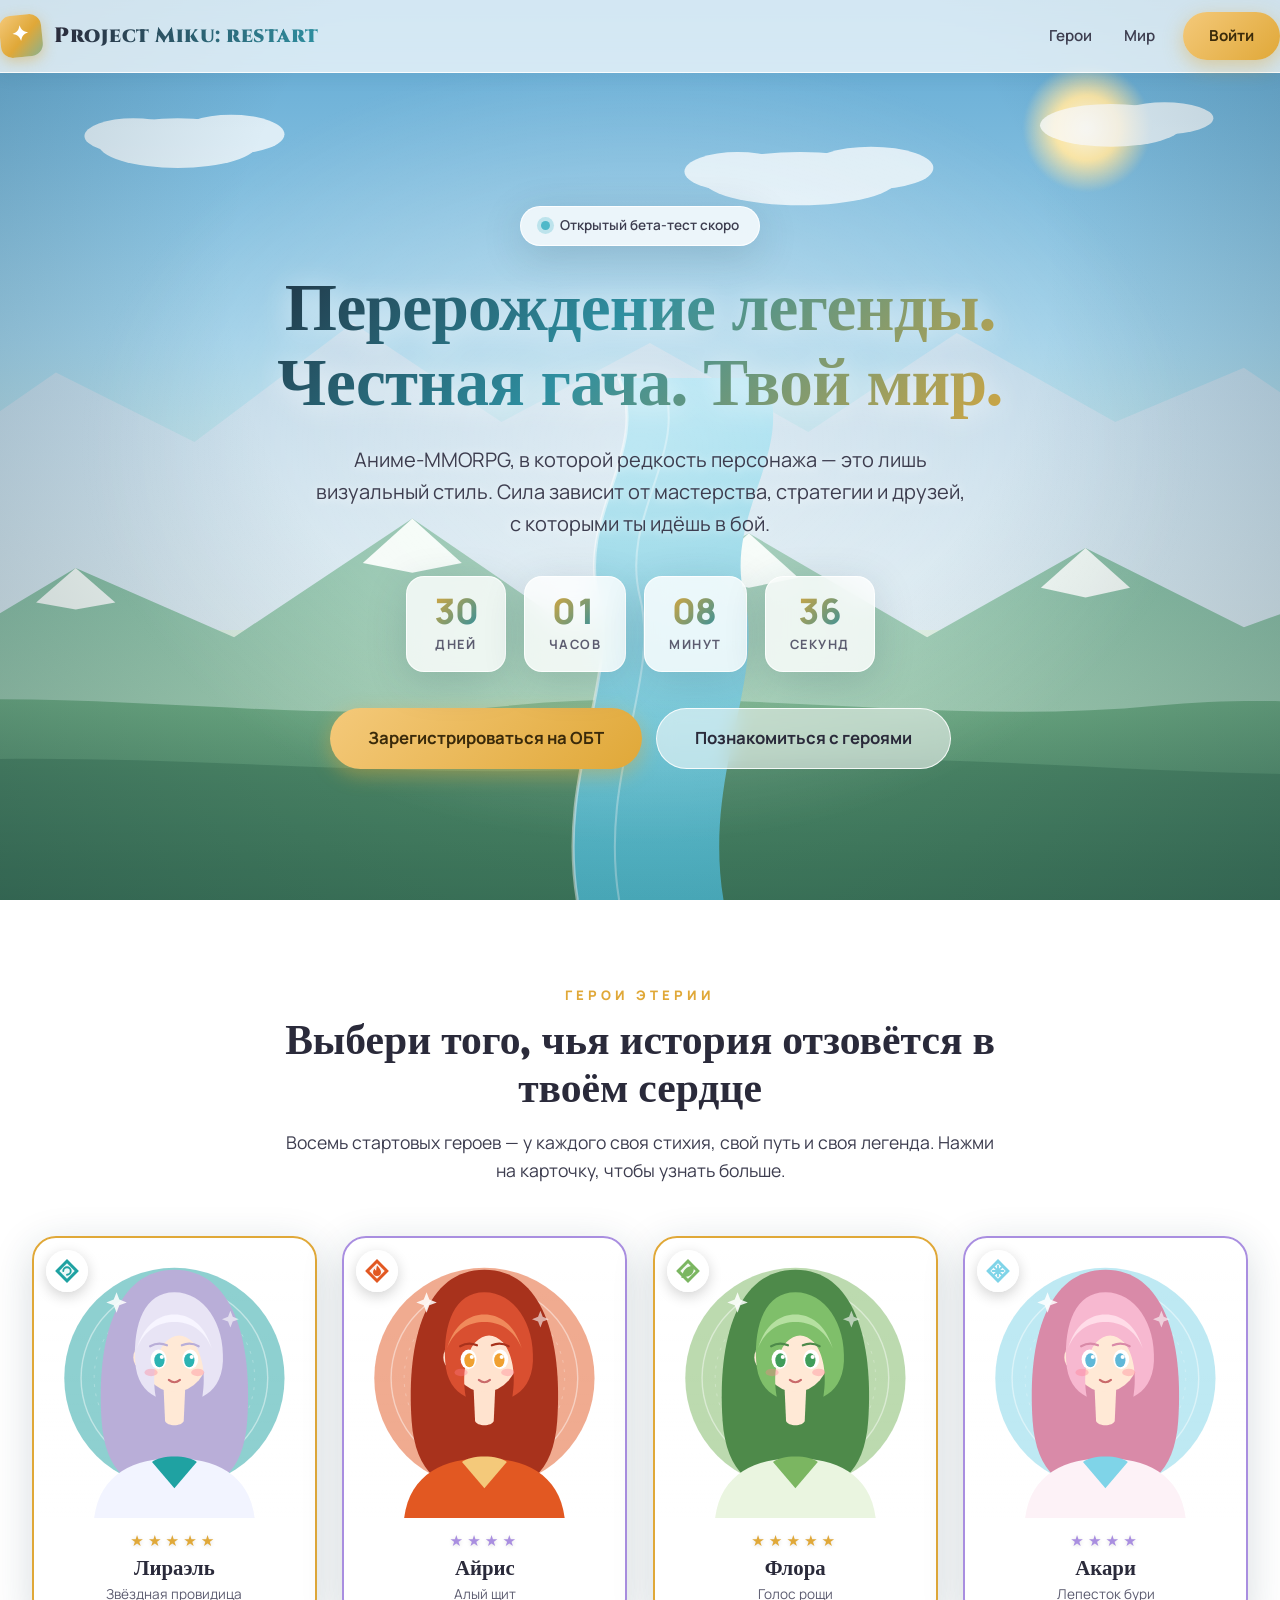
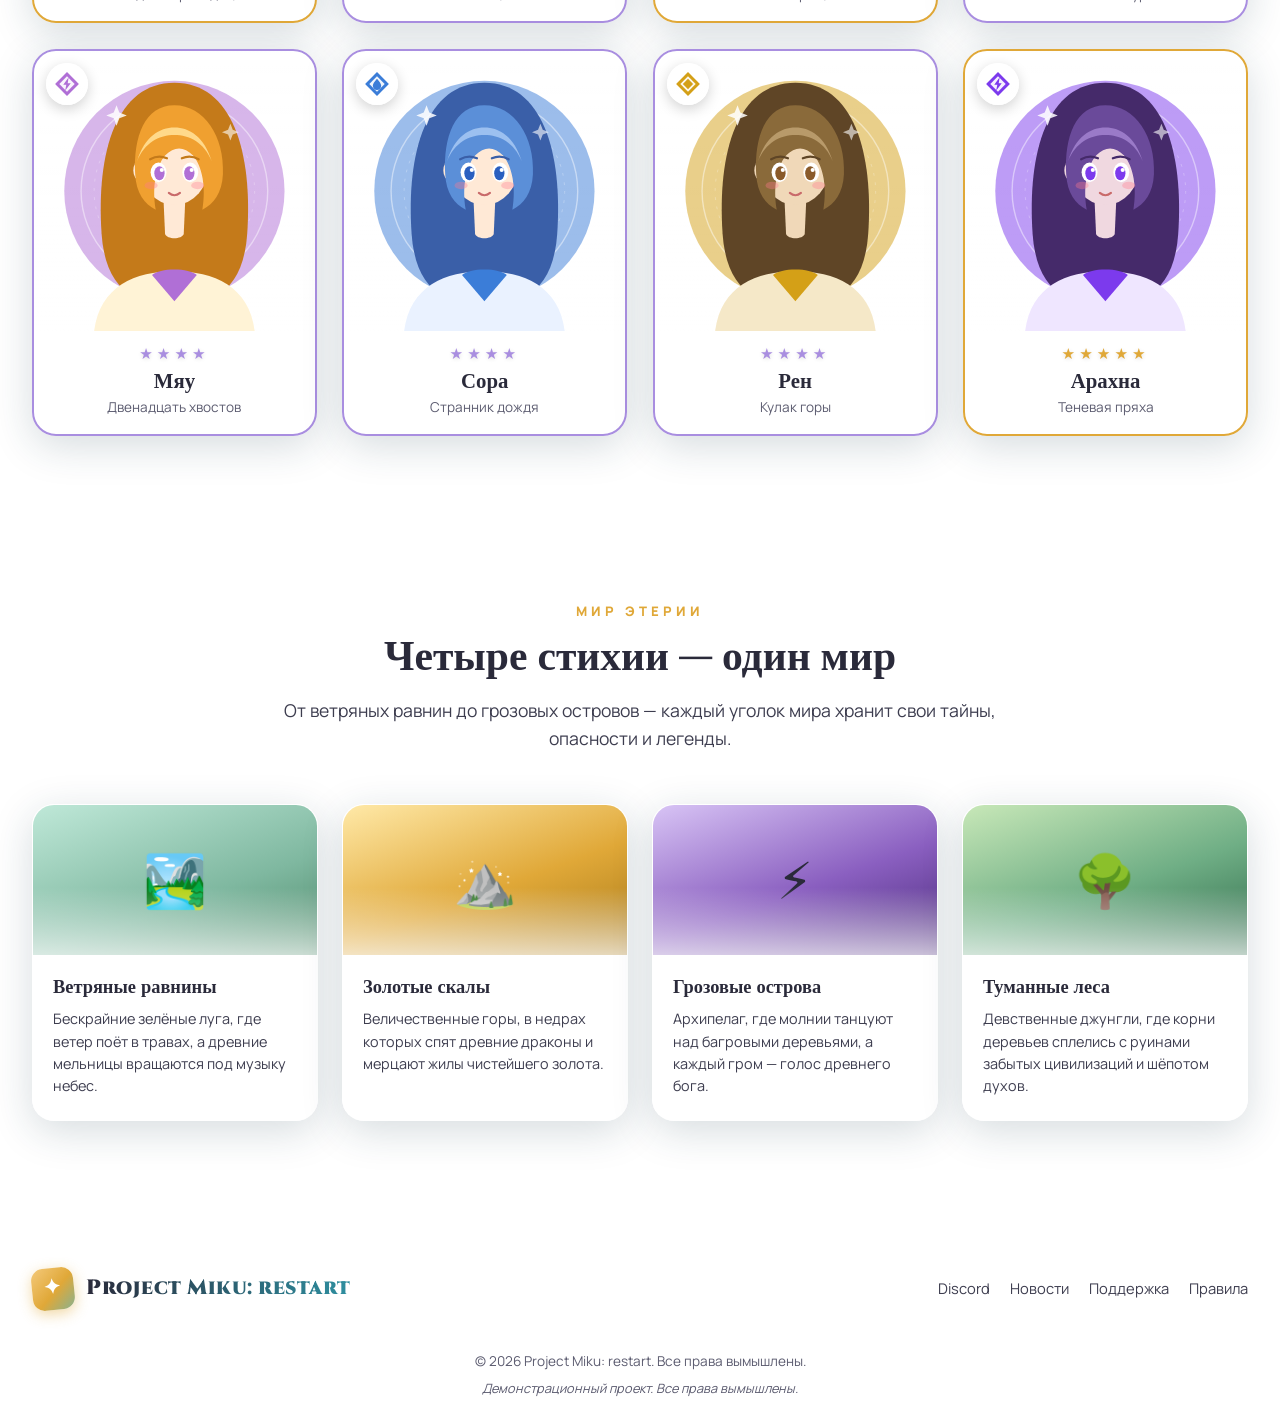
<file: Index_agent_2.html>
<!DOCTYPE html>
<html lang="ru">
<head>
<meta charset="UTF-8">
<meta name="viewport" content="width=device-width, initial-scale=1.0">
<meta name="description" content="Project Miku: restart — аниме-MMORPG в стиле Genshin Impact. Редкость не влияет на силу, побеждает мастерство.">
<title>Project Miku: restart — Перерождение легенды</title>
<link rel="preconnect" href="https://fonts.googleapis.com">
<link rel="preconnect" href="https://fonts.gstatic.com" crossorigin>
<link href="https://fonts.googleapis.com/css2?family=Cinzel:wght@500;700;900&family=Manrope:wght@400;500;600;700;800&display=swap" rel="stylesheet">
<style>
  :root {
    --gold: #e0a838;
    --gold-soft: #f4c97a;
    --teal: #4fb8c9;
    --teal-deep: #2e8fa0;
    --ink: #2a2a3a;
    --ink-muted: #3d3d4f;
    --ink-soft: #5c5c70;
    --glass: rgba(255, 255, 255, 0.55);
    --glass-strong: rgba(255, 255, 255, 0.8);
    --line: rgba(255, 255, 255, 0.85);
    --shadow: 0 10px 40px rgba(30, 60, 80, 0.18);
    --radius: 22px;
    --font-display: 'Cinzel', Georgia, 'Times New Roman', serif;
    --font-body: 'Manrope', 'Segoe UI', system-ui, -apple-system, sans-serif;
  }

  * { box-sizing: border-box; margin: 0; padding: 0; }

  html { scroll-behavior: smooth; scroll-padding-top: 84px; }

  body {
    font-family: var(--font-body);
    color: var(--ink);
    line-height: 1.6;
    min-height: 100vh;
    overflow-x: hidden;
    -webkit-font-smoothing: antialiased;
  }

  a { color: inherit; text-decoration: none; }
  button { font-family: inherit; cursor: pointer; border: none; background: none; color: inherit; }
  img, svg { max-width: 100%; display: block; }

  :focus-visible {
    outline: 3px solid var(--gold);
    outline-offset: 3px;
    border-radius: 8px;
  }

  .container { width: 100%; max-width: 1280px; margin: 0 auto; padding: 0 clamp(16px, 4vw, 32px); }

  /* ============================================================
     ПЕЙЗАЖ НА ФОНЕ: небо, солнце, облака, горы, река, трава
     ============================================================ */
  .landscape {
    position: fixed;
    inset: 0;
    z-index: -1;
    overflow: hidden;
    pointer-events: none;
  }

  .sky {
    position: absolute;
    inset: 0;
    background: linear-gradient(180deg, #5fa8d3 0%, #9fd0e8 38%, #dff0e0 72%, #cde8c0 100%);
  }

  .sun {
    position: absolute;
    top: 7%;
    right: 10%;
    width: 130px;
    height: 130px;
    border-radius: 50%;
    background: radial-gradient(circle, #fffbe8 0%, #ffe9a8 35%, rgba(255, 233, 168, 0) 70%);
    filter: blur(1px);
  }

  .clouds {
    position: absolute;
    top: 8%;
    left: 0;
    width: 100%;
    animation: drift 70s linear infinite alternate;
  }

  @keyframes drift {
    from { transform: translateX(-2%); }
    to { transform: translateX(2%); }
  }

  .mountain { position: absolute; left: 0; width: 100%; }
  .mountain.far { bottom: 30%; height: 55%; }
  .mountain.mid { bottom: 16%; height: 55%; }
  .mountain.near { bottom: 0; height: 48%; }

  .grass { position: absolute; bottom: 0; left: 0; width: 100%; height: 36%; }
  .river { position: absolute; bottom: 0; left: 0; width: 100%; height: 58%; }

  .shimmer { animation: shimmer 4s ease-in-out infinite; }
  .shimmer.delay { animation-delay: 2s; }

  @keyframes shimmer {
    0%, 100% { opacity: 0.2; }
    50% { opacity: 0.65; }
  }

  .landscape::after {
    content: "";
    position: absolute;
    inset: 0;
    background: radial-gradient(ellipse at 50% 32%, rgba(255, 255, 255, 0) 45%, rgba(20, 45, 55, 0.28) 100%);
  }

  /* ============================================================
     ШАПКА
     ============================================================ */
  .site-header {
    position: sticky;
    top: 0;
    z-index: 100;
    background: rgba(255, 255, 255, 0.72);
    backdrop-filter: blur(18px);
    -webkit-backdrop-filter: blur(18px);
    border-bottom: 1px solid var(--line);
    box-shadow: 0 2px 18px rgba(30, 60, 80, 0.08);
  }

  .header-inner {
    display: flex;
    align-items: center;
    justify-content: space-between;
    gap: 16px;
    padding: 12px 0;
  }

  .logo {
    display: flex;
    align-items: center;
    gap: 12px;
    font-family: var(--font-display);
    font-weight: 900;
    font-size: clamp(1rem, 2.2vw, 1.3rem);
    letter-spacing: 0.5px;
  }

  .logo-mark {
    width: 42px;
    height: 42px;
    border-radius: 12px;
    background: linear-gradient(135deg, var(--gold-soft) 0%, var(--gold) 55%, var(--teal) 130%);
    display: grid;
    place-items: center;
    font-size: 1.3rem;
    color: #fff;
    box-shadow: 0 4px 14px rgba(224, 168, 56, 0.45);
    transform: rotate(-6deg);
  }

  .logo-text {
    background: linear-gradient(90deg, var(--ink), var(--teal-deep));
    -webkit-background-clip: text;
    background-clip: text;
    color: transparent;
  }

  .main-nav { display: flex; gap: clamp(8px, 2vw, 24px); align-items: center; }

  .nav-link {
    font-size: clamp(0.85rem, 1.4vw, 0.95rem);
    font-weight: 600;
    color: var(--ink-muted);
    padding: 8px 4px;
    position: relative;
    transition: color 0.3s;
    white-space: nowrap;
  }

  .nav-link::after {
    content: "";
    position: absolute;
    left: 0; right: 0; bottom: 2px;
    height: 2px;
    background: linear-gradient(90deg, var(--gold), var(--teal));
    transform: scaleX(0);
    transform-origin: left;
    transition: transform 0.35s cubic-bezier(0.4, 0, 0.2, 1);
  }

  .nav-link:hover, .nav-link:focus-visible { color: var(--ink); }
  .nav-link:hover::after, .nav-link:focus-visible::after { transform: scaleX(1); }

  .btn {
    display: inline-flex;
    align-items: center;
    justify-content: center;
    gap: 8px;
    padding: 12px 26px;
    border-radius: 999px;
    font-weight: 700;
    font-size: 0.95rem;
    transition: all 0.35s cubic-bezier(0.4, 0, 0.2, 1);
    white-space: nowrap;
  }

  .btn-gold {
    background: linear-gradient(135deg, var(--gold-soft) 0%, var(--gold) 100%);
    color: #3a2a0a;
    box-shadow: 0 6px 20px rgba(224, 168, 56, 0.45);
  }

  .btn-gold:hover, .btn-gold:focus-visible {
    transform: translateY(-2px);
    box-shadow: 0 10px 28px rgba(224, 168, 56, 0.6);
  }

  .btn-ghost {
    background: var(--glass);
    color: var(--ink);
    border: 1px solid var(--line);
    backdrop-filter: blur(10px);
  }

  .btn-ghost:hover, .btn-ghost:focus-visible {
    background: var(--glass-strong);
    transform: translateY(-2px);
  }

  .btn-lg { padding: 16px 38px; font-size: 1.05rem; }

  /* ============================================================
     HERO
     ============================================================ */
  .hero {
    position: relative;
    min-height: 92vh;
    display: flex;
    align-items: center;
    padding: clamp(40px, 8vh, 90px) 0;
    text-align: center;
  }

  .hero::before {
    content: "";
    position: absolute;
    inset: 0;
    background: radial-gradient(ellipse at 50% 45%, rgba(255, 255, 255, 0.4) 0%, rgba(255, 255, 255, 0) 62%);
    pointer-events: none;
  }

  .hero-content { position: relative; z-index: 2; max-width: 900px; margin: 0 auto; }

  .hero-badge {
    display: inline-flex;
    align-items: center;
    gap: 10px;
    padding: 8px 20px;
    background: var(--glass-strong);
    border: 1px solid var(--line);
    border-radius: 999px;
    font-size: 0.85rem;
    font-weight: 600;
    color: var(--ink-muted);
    backdrop-filter: blur(10px);
    box-shadow: var(--shadow);
    margin-bottom: 26px;
  }

  .hero-badge .dot {
    width: 9px;
    height: 9px;
    border-radius: 50%;
    background: var(--teal);
    box-shadow: 0 0 0 4px rgba(79, 184, 201, 0.3);
    animation: dotPulse 2s ease-in-out infinite;
  }

  @keyframes dotPulse {
    0%, 100% { box-shadow: 0 0 0 4px rgba(79, 184, 201, 0.3); }
    50% { box-shadow: 0 0 0 9px rgba(79, 184, 201, 0.1); }
  }

  .hero-title {
    font-family: var(--font-display);
    font-size: clamp(2.2rem, 6vw, 4.2rem);
    font-weight: 900;
    line-height: 1.12;
    letter-spacing: -0.01em;
    margin-bottom: 22px;
    background: linear-gradient(135deg, #1f2a3a 0%, var(--teal-deep) 45%, var(--gold) 100%);
    -webkit-background-clip: text;
    background-clip: text;
    color: transparent;
    filter: drop-shadow(0 3px 14px rgba(255, 255, 255, 0.7));
  }

  .hero-subtitle {
    font-size: clamp(1rem, 2vw, 1.25rem);
    color: var(--ink-muted);
    max-width: 660px;
    margin: 0 auto 36px;
    text-shadow: 0 1px 8px rgba(255, 255, 255, 0.8);
  }

  .countdown {
    display: flex;
    justify-content: center;
    gap: clamp(8px, 2vw, 18px);
    margin-bottom: 36px;
    flex-wrap: wrap;
  }

  .countdown-item {
    background: var(--glass-strong);
    border: 1px solid var(--line);
    backdrop-filter: blur(14px);
    border-radius: 18px;
    padding: clamp(10px, 2vw, 16px) clamp(14px, 3vw, 24px);
    min-width: clamp(68px, 13vw, 100px);
    box-shadow: var(--shadow);
    transition: transform 0.35s;
  }

  .countdown-item:hover { transform: translateY(-4px); }

  .countdown-value {
    font-size: clamp(1.4rem, 3.5vw, 2.2rem);
    font-weight: 800;
    color: var(--ink);
    line-height: 1;
    font-variant-numeric: tabular-nums;
    background: linear-gradient(135deg, var(--gold), var(--teal-deep));
    -webkit-background-clip: text;
    background-clip: text;
    color: transparent;
  }

  .countdown-label {
    font-size: clamp(0.65rem, 1.1vw, 0.8rem);
    color: var(--ink-soft);
    margin-top: 6px;
    text-transform: uppercase;
    letter-spacing: 1.5px;
    font-weight: 700;
  }

  .hero-cta { display: flex; gap: 14px; justify-content: center; flex-wrap: wrap; }

  /* ============================================================
     СЕКЦИИ
     ============================================================ */
  section { padding: clamp(60px, 9vh, 96px) 0; position: relative; }

  .section-head { text-align: center; max-width: 720px; margin: 0 auto clamp(32px, 6vh, 52px); }

  .kicker {
    display: inline-block;
    font-size: 0.82rem;
    font-weight: 800;
    color: var(--gold);
    letter-spacing: 4px;
    text-transform: uppercase;
    margin-bottom: 12px;
  }

  .section-title {
    font-family: var(--font-display);
    font-size: clamp(1.7rem, 4vw, 2.6rem);
    font-weight: 900;
    line-height: 1.15;
    margin-bottom: 14px;
    color: var(--ink);
  }

  .section-lead { font-size: clamp(0.95rem, 1.6vw, 1.1rem); color: var(--ink-muted); }

  .glass-panel {
    background: var(--glass-strong);
    border: 1px solid var(--line);
    border-radius: var(--radius);
    backdrop-filter: blur(14px);
    -webkit-backdrop-filter: blur(14px);
    box-shadow: var(--shadow);
  }

  /* ============================================================
     ПЕРСОНАЖИ
     ============================================================ */
  .characters-grid {
    display: grid;
    grid-template-columns: repeat(auto-fill, minmax(250px, 1fr));
    gap: clamp(16px, 2vw, 26px);
  }

  .char-card {
    position: relative;
    background: var(--glass-strong);
    border: 2px solid var(--line);
    border-radius: 24px;
    overflow: hidden;
    text-align: center;
    cursor: pointer;
    backdrop-filter: blur(12px);
    -webkit-backdrop-filter: blur(12px);
    box-shadow: var(--shadow);
    transition: transform 0.35s cubic-bezier(0.4, 0, 0.2, 1), box-shadow 0.35s, border-color 0.35s;
  }

  .char-card.rarity-5 { border-color: var(--gold); }
  .char-card.rarity-4 { border-color: #a98ee0; }

  .char-card:hover, .char-card:focus-visible {
    transform: perspective(800px) rotateX(2deg) translateY(-6px);
  }

  .char-card.rarity-5:hover, .char-card.rarity-5:focus-visible {
    box-shadow: 0 22px 55px rgba(224, 168, 56, 0.4);
  }

  .char-card.rarity-4:hover, .char-card.rarity-4:focus-visible {
    box-shadow: 0 22px 55px rgba(169, 142, 224, 0.4);
  }

  .el-badge {
    position: absolute;
    top: 12px;
    left: 12px;
    z-index: 3;
    width: 42px;
    height: 42px;
    border-radius: 50%;
    background: rgba(255, 255, 255, 0.9);
    display: grid;
    place-items: center;
    box-shadow: 0 4px 14px rgba(0, 0, 0, 0.18);
  }

  .el-icon { width: 28px; height: 28px; }

  .char-art-wrap {
    position: relative;
    height: 280px;
    overflow: hidden;
    background: linear-gradient(180deg, rgba(255, 255, 255, 0.15) 0%, rgba(255, 255, 255, 0) 55%, rgba(255, 255, 255, 0.55) 100%);
  }

  .char-art { width: 100%; height: 100%; }

  .char-stars {
    color: var(--gold);
    letter-spacing: 4px;
    font-size: 0.95rem;
    margin-top: 12px;
    text-shadow: 0 1px 4px rgba(0, 0, 0, 0.12);
  }

  .rarity-4 .char-stars { color: #a98ee0; }

  .char-name {
    font-family: var(--font-display);
    font-size: 1.3rem;
    font-weight: 700;
    color: var(--ink);
    margin-top: 4px;
  }

  .char-title {
    font-size: 0.85rem;
    color: var(--ink-soft);
    margin: 2px 0 18px;
  }

  /* ============================================================
     МИР / РЕГИОНЫ
     ============================================================ */
  .regions-grid {
    display: grid;
    grid-template-columns: repeat(auto-fit, minmax(240px, 1fr));
    gap: clamp(16px, 2vw, 24px);
  }

  .region-card {
    border-radius: var(--radius);
    overflow: hidden;
    background: var(--glass-strong);
    border: 1px solid var(--line);
    backdrop-filter: blur(12px);
    -webkit-backdrop-filter: blur(12px);
    box-shadow: var(--shadow);
    transition: transform 0.35s, box-shadow 0.35s;
  }

  .region-card:hover, .region-card:focus-visible {
    transform: translateY(-6px);
    box-shadow: 0 18px 45px rgba(30, 60, 80, 0.25);
  }

  .region-art {
    height: 150px;
    display: grid;
    place-items: center;
    font-size: 3.2rem;
    position: relative;
    overflow: hidden;
  }

  .region-art::after {
    content: "";
    position: absolute;
    inset: 0;
    background: linear-gradient(180deg, transparent 55%, rgba(255, 255, 255, 0.7) 100%);
  }

  .art-anemo { background: linear-gradient(160deg, #bfe8d8 0%, #7fb8a0 60%, #4e8a6a 100%); }
  .art-geo { background: linear-gradient(160deg, #ffe9a8 0%, #e0a838 55%, #a87a1a 100%); }
  .art-electro { background: linear-gradient(160deg, #d8c4f5 0%, #8a5fc0 55%, #4a2a7a 100%); }
  .art-dendro { background: linear-gradient(160deg, #c8e8b8 0%, #6fae85 55%, #2f6a4a 100%); }

  .region-info { padding: 18px 20px 22px; }

  .region-name {
    font-family: var(--font-display);
    font-size: 1.15rem;
    font-weight: 700;
    color: var(--ink);
    margin-bottom: 6px;
  }

  .region-desc { font-size: 0.9rem; color: var(--ink-muted); line-height: 1.55; }

  /* ============================================================
     ПОДВАЛ
     ============================================================ */
  .site-footer {
    padding: clamp(36px, 5vh, 56px) 0 28px;
    margin-top: 20px;
    background: rgba(255, 255, 255, 0.6);
    backdrop-filter: blur(14px);
    -webkit-backdrop-filter: blur(14px);
    border-top: 1px solid var(--line);
  }

  .footer-inner {
    display: flex;
    flex-wrap: wrap;
    justify-content: space-between;
    align-items: center;
    gap: 20px;
    margin-bottom: 22px;
  }

  .footer-links { display: flex; gap: 20px; flex-wrap: wrap; }

  .footer-link { color: var(--ink-muted); font-size: 0.92rem; transition: color 0.3s; }
  .footer-link:hover, .footer-link:focus-visible { color: var(--ink); }

  .footer-copy {
    text-align: center;
    font-size: 0.85rem;
    color: var(--ink-soft);
    padding-top: 18px;
    border-top: 1px solid var(--line);
  }

  .footer-disclaimer { font-style: italic; margin-top: 6px; font-size: 0.8rem; }

  /* ============================================================
     МОДАЛЬНОЕ ОКНО
     ============================================================ */
  .modal-backdrop {
    position: fixed;
    inset: 0;
    background: rgba(20, 35, 45, 0.55);
    backdrop-filter: blur(8px);
    -webkit-backdrop-filter: blur(8px);
    z-index: 200;
    display: grid;
    place-items: center;
    padding: 20px;
    opacity: 0;
    pointer-events: none;
    transition: opacity 0.3s ease;
  }

  .modal-backdrop.is-open { opacity: 1; pointer-events: auto; }

  .modal {
    background: linear-gradient(180deg, #fff 0%, #fdf6e3 100%);
    border-radius: 26px;
    max-width: 520px;
    width: 100%;
    max-height: 90vh;
    overflow-y: auto;
    padding: clamp(24px, 4vw, 34px);
    position: relative;
    box-shadow: 0 24px 64px rgba(20, 35, 45, 0.35);
    transform: scale(0.92) translateY(20px);
    transition: transform 0.35s cubic-bezier(0.34, 1.56, 0.64, 1);
  }

  .modal-backdrop.is-open .modal { transform: scale(1) translateY(0); }

  .modal-close {
    position: absolute;
    top: 14px;
    right: 14px;
    width: 40px;
    height: 40px;
    border-radius: 50%;
    background: var(--glass);
    display: grid;
    place-items: center;
    font-size: 1.2rem;
    color: var(--ink-muted);
    transition: all 0.3s;
    border: 1px solid var(--line);
    z-index: 2;
  }

  .modal-close:hover, .modal-close:focus-visible {
    background: var(--gold);
    color: #fff;
    transform: rotate(90deg);
  }

  .modal-art {
    width: 220px;
    height: 260px;
    margin: 0 auto 14px;
    border-radius: 20px;
    overflow: hidden;
    box-shadow: 0 12px 32px rgba(30, 60, 80, 0.2);
    background: linear-gradient(180deg, rgba(255, 255, 255, 0.2), rgba(255, 255, 255, 0.6));
  }

  .modal-art svg { width: 100%; height: 100%; }

  .modal-stars { text-align: center; color: var(--gold); letter-spacing: 4px; font-size: 1rem; }

  .modal-name {
    font-family: var(--font-display);
    font-size: clamp(1.4rem, 3vw, 1.7rem);
    font-weight: 900;
    text-align: center;
    margin: 6px 0 4px;
    color: var(--ink);
  }

  .modal-meta {
    display: flex;
    justify-content: center;
    align-items: center;
    gap: 10px;
    flex-wrap: wrap;
    margin-bottom: 18px;
  }

  .modal-tag {
    padding: 5px 14px;
    border-radius: 999px;
    font-size: 0.8rem;
    font-weight: 700;
    background: rgba(255, 255, 255, 0.8);
    border: 1px solid var(--line);
    color: var(--ink-muted);
  }

  .modal-lore {
    background: var(--glass);
    border: 1px solid var(--line);
    border-radius: 14px;
    padding: 18px 20px;
    color: var(--ink-muted);
    font-size: 0.95rem;
    line-height: 1.6;
    font-style: italic;
  }

  /* ============================================================
     КНОПКА «НАВЕРХ»
     ============================================================ */
  .scroll-top {
    position: fixed;
    bottom: 24px;
    right: 24px;
    width: 52px;
    height: 52px;
    border-radius: 50%;
    background: linear-gradient(135deg, var(--gold-soft), var(--gold));
    color: #3a2a0a;
    font-size: 1.4rem;
    display: grid;
    place-items: center;
    box-shadow: 0 8px 24px rgba(224, 168, 56, 0.45);
    opacity: 0;
    pointer-events: none;
    transform: translateY(20px);
    transition: all 0.35s;
    z-index: 50;
  }

  .scroll-top.is-visible { opacity: 1; pointer-events: auto; transform: translateY(0); }

  .scroll-top:hover, .scroll-top:focus-visible {
    transform: translateY(-4px);
    box-shadow: 0 12px 32px rgba(224, 168, 56, 0.6);
  }

  /* ============================================================
     АДАПТИВНОСТЬ
     ============================================================ */
  @media (prefers-reduced-motion: reduce) {
    *, *::before, *::after {
      animation-duration: 0.01ms !important;
      animation-iteration-count: 1 !important;
      transition-duration: 0.01ms !important;
      scroll-behavior: auto !important;
    }
    html { scroll-behavior: auto; }
  }

  @media (max-width: 720px) {
    .main-nav .nav-link { display: none; }
    .hero { min-height: auto; padding: 48px 0 64px; }
    .char-art-wrap { height: 240px; }
    .scroll-top { width: 46px; height: 46px; bottom: 16px; right: 16px; }
  }

  @media (max-width: 420px) {
    .btn-lg { padding: 14px 26px; font-size: 0.95rem; }
    .hero-cta { flex-direction: column; width: 100%; }
    .hero-cta .btn { width: 100%; }
  }
</style>
</head>
<body>

<!-- ================= ПЕЙЗАЖ НА ФОНЕ ================= -->
<div class="landscape" aria-hidden="true">
  <div class="sky"></div>
  <div class="sun"></div>

  <svg class="clouds" viewBox="0 0 1440 300" preserveAspectRatio="xMidYMin slice">
    <g fill="#ffffff" opacity="0.75">
      <ellipse cx="200" cy="80" rx="90" ry="28"/>
      <ellipse cx="260" cy="70" rx="60" ry="22"/>
      <ellipse cx="150" cy="72" rx="55" ry="20"/>
      <ellipse cx="900" cy="120" rx="110" ry="30"/>
      <ellipse cx="980" cy="108" rx="70" ry="24"/>
      <ellipse cx="830" cy="112" rx="60" ry="22"/>
      <ellipse cx="1250" cy="60" rx="80" ry="24"/>
      <ellipse cx="1310" cy="52" rx="55" ry="18"/>
    </g>
  </svg>

  <svg class="mountain far" viewBox="0 0 1440 500" preserveAspectRatio="xMidYMax slice">
    <defs>
      <linearGradient id="mFar" x1="0" y1="0" x2="0" y2="1">
        <stop offset="0%" stop-color="#b9d4e6"/>
        <stop offset="100%" stop-color="#dcebf2"/>
      </linearGradient>
    </defs>
    <path d="M0 330 L130 240 L270 310 L430 190 L580 290 L730 210 L890 300 L1040 200 L1200 290 L1330 235 L1440 310 L1440 500 L0 500 Z" fill="url(#mFar)"/>
  </svg>

  <svg class="mountain mid" viewBox="0 0 1440 500" preserveAspectRatio="xMidYMax slice">
    <defs>
      <linearGradient id="mMid" x1="0" y1="0" x2="0" y2="1">
        <stop offset="0%" stop-color="#7fb8a0"/>
        <stop offset="100%" stop-color="#a8d4b8"/>
      </linearGradient>
    </defs>
    <path d="M0 400 L150 310 L310 380 L490 260 L650 370 L830 275 L1010 380 L1170 290 L1330 370 L1440 330 L1440 500 L0 500 Z" fill="url(#mMid)"/>
    <path d="M150 310 L190 345 L150 352 L110 345 Z" fill="#f4fbf7"/>
    <path d="M490 260 L540 305 L490 315 L440 305 Z" fill="#f4fbf7"/>
    <path d="M830 275 L880 320 L830 330 L780 320 Z" fill="#f4fbf7"/>
    <path d="M1170 290 L1215 330 L1170 340 L1125 330 Z" fill="#f4fbf7"/>
  </svg>

  <svg class="mountain near" viewBox="0 0 1440 500" preserveAspectRatio="xMidYMax slice">
    <defs>
      <linearGradient id="mNear" x1="0" y1="0" x2="0" y2="1">
        <stop offset="0%" stop-color="#4e8a6a"/>
        <stop offset="100%" stop-color="#6fae85"/>
      </linearGradient>
    </defs>
    <path d="M0 460 L170 390 L350 450 L560 370 L760 450 L960 380 L1160 450 L1330 395 L1440 445 L1440 500 L0 500 Z" fill="url(#mNear)"/>
  </svg>

  <svg class="grass" viewBox="0 0 1440 300" preserveAspectRatio="xMidYMax slice">
    <defs>
      <linearGradient id="grassG" x1="0" y1="0" x2="0" y2="1">
        <stop offset="0%" stop-color="#6fae85"/>
        <stop offset="100%" stop-color="#3f7a5c"/>
      </linearGradient>
    </defs>
    <path d="M0 120 C 200 100 400 140 600 120 C 800 100 1000 140 1200 120 C 1300 110 1400 120 1440 125 L 1440 300 L 0 300 Z" fill="url(#grassG)"/>
    <path d="M0 175 C 250 155 500 195 750 175 C 1000 155 1250 195 1440 180 L 1440 300 L 0 300 Z" fill="#3f7a5c" opacity="0.55"/>
  </svg>

  <svg class="river" viewBox="0 0 1440 500" preserveAspectRatio="xMidYMax slice">
    <defs>
      <linearGradient id="riverG" x1="0" y1="0" x2="0" y2="1">
        <stop offset="0%" stop-color="#9adcf0"/>
        <stop offset="100%" stop-color="#4fb8c9"/>
      </linearGradient>
    </defs>
    <path d="M700 0 C 730 70 660 130 680 210 C 700 290 640 380 660 500 L 800 500 C 780 380 840 290 820 210 C 800 130 870 70 840 0 Z" fill="url(#riverG)"/>
    <path class="shimmer" d="M700 0 C 730 70 660 130 680 210 C 700 290 640 380 660 500" stroke="#ffffff" stroke-width="3" fill="none" opacity="0.5"/>
    <path class="shimmer delay" d="M740 0 C 770 70 700 130 720 210 C 740 290 680 380 700 500" stroke="#ffffff" stroke-width="2" fill="none" opacity="0.35"/>
  </svg>
</div>

<!-- ================= SVG-СИМВОЛЫ ================= -->
<svg class="svg-defs" style="position:absolute;width:0;height:0;overflow:hidden" aria-hidden="true">
  <defs>
    <!-- Портрет персонажа (бюст) -->
    <symbol id="bust" viewBox="0 0 240 300">
      <circle cx="120" cy="150" r="118" fill="var(--aura)" opacity="0.5"/>
      <circle cx="120" cy="150" r="100" fill="none" stroke="rgba(255,255,255,0.45)" stroke-width="1.5"/>
      <circle cx="120" cy="150" r="86" fill="none" stroke="rgba(255,255,255,0.28)" stroke-width="1" stroke-dasharray="3 7"/>
      <path d="M120 34 C 58 34 36 108 42 196 C 46 252 74 272 120 274 C 166 272 194 252 198 196 C 204 108 182 34 120 34 Z" fill="var(--hair-dark)"/>
      <path d="M34 300 C 40 252 78 236 120 236 C 162 236 200 252 206 300 Z" fill="var(--outfit)"/>
      <path d="M96 240 L 120 268 L 144 240 C 136 232 104 232 96 240 Z" fill="var(--outfit-accent)"/>
      <path d="M108 152 L 132 152 L 130 196 C 128 202 112 202 110 196 Z" fill="var(--skin)"/>
      <ellipse cx="120" cy="122" rx="37" ry="43" fill="var(--skin)"/>
      <ellipse cx="83" cy="128" rx="7" ry="11" fill="var(--skin)"/>
      <ellipse cx="157" cy="128" rx="7" ry="11" fill="var(--skin)"/>
      <path d="M120 58 C 88 58 76 92 78 132 C 79 152 88 164 100 170 C 96 146 100 124 110 112 C 120 102 130 102 140 112 C 150 124 154 146 150 170 C 162 164 171 152 172 132 C 174 92 152 58 120 58 Z" fill="var(--hair)"/>
      <path d="M80 118 C 88 92 104 82 120 82 C 136 82 152 92 160 118 C 152 98 136 90 120 90 C 104 90 88 98 80 118 Z" fill="var(--hair-light)"/>
      <ellipse cx="103" cy="130" rx="8.5" ry="10.5" fill="#fff"/>
      <ellipse cx="137" cy="130" rx="8.5" ry="10.5" fill="#fff"/>
      <ellipse cx="104" cy="131" rx="5.5" ry="7.5" fill="var(--eye)"/>
      <ellipse cx="136" cy="131" rx="5.5" ry="7.5" fill="var(--eye)"/>
      <circle cx="106.5" cy="127.5" r="2.2" fill="#fff"/>
      <circle cx="138.5" cy="127.5" r="2.2" fill="#fff"/>
      <path d="M94 116 Q 103 111 112 115" stroke="var(--hair-dark)" stroke-width="2.4" fill="none" stroke-linecap="round"/>
      <path d="M128 115 Q 137 111 146 116" stroke="var(--hair-dark)" stroke-width="2.4" fill="none" stroke-linecap="round"/>
      <ellipse cx="95" cy="144" rx="7" ry="4" fill="rgba(255,120,140,0.35)"/>
      <ellipse cx="145" cy="144" rx="7" ry="4" fill="rgba(255,120,140,0.35)"/>
      <path d="M114 152 Q 120 157 126 152" stroke="#c96a6a" stroke-width="2.2" fill="none" stroke-linecap="round"/>
      <path d="M58 58 l3 8 8 3 -8 3 -3 8 -3 -8 -8 -3 8 -3 Z" fill="#fff" opacity="0.85"/>
      <path d="M180 78 l2.5 6.5 6.5 2.5 -6.5 2.5 -2.5 6.5 -2.5 -6.5 -6.5 -2.5 6.5 -2.5 Z" fill="#fff" opacity="0.6"/>
    </symbol>

    <!-- Иконки стихий -->
    <symbol id="el-anemo" viewBox="0 0 24 24">
      <path d="M12 1.8 L22.2 12 L12 22.2 L1.8 12 Z" fill="var(--el)"/>
      <path d="M12 5.4 L18.6 12 L12 18.6 L5.4 12 Z" fill="#fff" opacity="0.92"/>
      <path d="M12 12m-3.2 0a3.2 3.2 0 1 1 3.2 3.2" stroke="var(--el)" stroke-width="1.6" fill="none" stroke-linecap="round"/>
    </symbol>
    <symbol id="el-pyro" viewBox="0 0 24 24">
      <path d="M12 1.8 L22.2 12 L12 22.2 L1.8 12 Z" fill="var(--el)"/>
      <path d="M12 5.4 L18.6 12 L12 18.6 L5.4 12 Z" fill="#fff" opacity="0.92"/>
      <path d="M12 7.2c2.2 2.2 3.4 3.9 3.4 5.6a3.4 3.4 0 0 1-6.8 0c0-1 .5-2 1.3-3 .2.9.7 1.5 1.3 1.9.1-1.5.4-2.9.8-4.5z" fill="var(--el)"/>
    </symbol>
    <symbol id="el-hydro" viewBox="0 0 24 24">
      <path d="M12 1.8 L22.2 12 L12 22.2 L1.8 12 Z" fill="var(--el)"/>
      <path d="M12 5.4 L18.6 12 L12 18.6 L5.4 12 Z" fill="#fff" opacity="0.92"/>
      <path d="M12 7.4c2.4 2.7 3.6 4.6 3.6 6.2a3.6 3.6 0 0 1-7.2 0c0-1.6 1.2-3.5 3.6-6.2z" fill="var(--el)"/>
    </symbol>
    <symbol id="el-electro" viewBox="0 0 24 24">
      <path d="M12 1.8 L22.2 12 L12 22.2 L1.8 12 Z" fill="var(--el)"/>
      <path d="M12 5.4 L18.6 12 L12 18.6 L5.4 12 Z" fill="#fff" opacity="0.92"/>
      <path d="M13.4 6.2 8.8 12.6h2.6l-1 5.2 4.8-6.4h-2.6z" fill="var(--el)"/>
    </symbol>
    <symbol id="el-dendro" viewBox="0 0 24 24">
      <path d="M12 1.8 L22.2 12 L12 22.2 L1.8 12 Z" fill="var(--el)"/>
      <path d="M12 5.4 L18.6 12 L12 18.6 L5.4 12 Z" fill="#fff" opacity="0.92"/>
      <path d="M7 17.2C7.4 11.6 10.2 7.8 17 7.2c.6 6.8-2.2 9.6-8.8 10-1 .1-1.6-.1-1.2 0z" fill="var(--el)"/>
      <path d="M7 17.2 11.8 12.4" stroke="var(--el)" stroke-width="1.4" stroke-linecap="round"/>
    </symbol>
    <symbol id="el-cryo" viewBox="0 0 24 24">
      <path d="M12 1.8 L22.2 12 L12 22.2 L1.8 12 Z" fill="var(--el)"/>
      <path d="M12 5.4 L18.6 12 L12 18.6 L5.4 12 Z" fill="#fff" opacity="0.92"/>
      <path d="M12 7.4v9.2M7.4 12h9.2M8.7 8.7l6.6 6.6M15.3 8.7l-6.6 6.6" stroke="var(--el)" stroke-width="1.6" stroke-linecap="round"/>
    </symbol>
    <symbol id="el-geo" viewBox="0 0 24 24">
      <path d="M12 1.8 L22.2 12 L12 22.2 L1.8 12 Z" fill="var(--el)"/>
      <path d="M12 5.4 L18.6 12 L12 18.6 L5.4 12 Z" fill="#fff" opacity="0.92"/>
      <path d="M12 7.6l4.4 4.4-4.4 4.4-4.4-4.4z" fill="var(--el)"/>
    </symbol>
  </defs>
</svg>

<!-- ================= ШАПКА ================= -->
<header class="site-header" role="banner">
  <div class="container header-inner">
    <a href="#top" class="logo" aria-label="Project Miku: restart — на главную">
      <span class="logo-mark" aria-hidden="true">✦</span>
      <span class="logo-text">Project Miku: restart</span>
    </a>
    <nav class="main-nav" aria-label="Основная навигация">
      <a href="#characters" class="nav-link">Герои</a>
      <a href="#world" class="nav-link">Мир</a>
      <a href="#register" class="btn btn-gold">Войти</a>
    </nav>
  </div>
</header>

<main id="top">

  <!-- ================= HERO ================= -->
  <section class="hero" aria-labelledby="hero-title">
    <div class="container hero-content">
      <div class="hero-badge">
        <span class="dot" aria-hidden="true"></span>
        <span>Открытый бета-тест скоро</span>
      </div>
      <h1 class="hero-title" id="hero-title">Перерождение легенды.<br>Честная гача. Твой мир.</h1>
      <p class="hero-subtitle">Аниме-MMORPG, в которой редкость персонажа — это лишь визуальный стиль. Сила зависит от мастерства, стратегии и друзей, с которыми ты идёшь в бой.</p>

      <div class="countdown" role="timer" aria-live="polite" aria-atomic="true" aria-label="Обратный отсчёт до начала ОБТ">
        <div class="countdown-item">
          <div class="countdown-value" id="cd-days">00</div>
          <div class="countdown-label">Дней</div>
        </div>
        <div class="countdown-item">
          <div class="countdown-value" id="cd-hours">00</div>
          <div class="countdown-label">Часов</div>
        </div>
        <div class="countdown-item">
          <div class="countdown-value" id="cd-minutes">00</div>
          <div class="countdown-label">Минут</div>
        </div>
        <div class="countdown-item">
          <div class="countdown-value" id="cd-seconds">00</div>
          <div class="countdown-label">Секунд</div>
        </div>
      </div>

      <div class="hero-cta">
        <a href="#register" class="btn btn-gold btn-lg" id="register">Зарегистрироваться на ОБТ</a>
        <a href="#characters" class="btn btn-ghost btn-lg">Познакомиться с героями</a>
      </div>
    </div>
  </section>

  <!-- ================= ПЕРСОНАЖИ ================= -->
  <section id="characters" aria-labelledby="chars-title">
    <div class="container">
      <div class="section-head">
        <span class="kicker">Герои Этерии</span>
        <h2 class="section-title" id="chars-title">Выбери того, чья история отзовётся в твоём сердце</h2>
        <p class="section-lead">Восемь стартовых героев — у каждого своя стихия, свой путь и своя легенда. Нажми на карточку, чтобы узнать больше.</p>
      </div>
      <div class="characters-grid" id="charsGrid">
        <!-- Карточки вставляются JS -->
      </div>
    </div>
  </section>

  <!-- ================= МИР ================= -->
  <section id="world" aria-labelledby="world-title">
    <div class="container">
      <div class="section-head">
        <span class="kicker">Мир Этерии</span>
        <h2 class="section-title" id="world-title">Четыре стихии — один мир</h2>
        <p class="section-lead">От ветряных равнин до грозовых островов — каждый уголок мира хранит свои тайны, опасности и легенды.</p>
      </div>

      <div class="regions-grid">
        <article class="region-card" tabindex="0">
          <div class="region-art art-anemo" aria-hidden="true">🏞️</div>
          <div class="region-info">
            <h3 class="region-name">Ветряные равнины</h3>
            <p class="region-desc">Бескрайние зелёные луга, где ветер поёт в травах, а древние мельницы вращаются под музыку небес.</p>
          </div>
        </article>

        <article class="region-card" tabindex="0">
          <div class="region-art art-geo" aria-hidden="true">⛰️</div>
          <div class="region-info">
            <h3 class="region-name">Золотые скалы</h3>
            <p class="region-desc">Величественные горы, в недрах которых спят древние драконы и мерцают жилы чистейшего золота.</p>
          </div>
        </article>

        <article class="region-card" tabindex="0">
          <div class="region-art art-electro" aria-hidden="true">⚡</div>
          <div class="region-info">
            <h3 class="region-name">Грозовые острова</h3>
            <p class="region-desc">Архипелаг, где молнии танцуют над багровыми деревьями, а каждый гром — голос древнего бога.</p>
          </div>
        </article>

        <article class="region-card" tabindex="0">
          <div class="region-art art-dendro" aria-hidden="true">🌳</div>
          <div class="region-info">
            <h3 class="region-name">Туманные леса</h3>
            <p class="region-desc">Девственные джунгли, где корни деревьев сплелись с руинами забытых цивилизаций и шёпотом духов.</p>
          </div>
        </article>
      </div>
    </div>
  </section>

</main>

<!-- ================= ПОДВАЛ ================= -->
<footer class="site-footer" role="contentinfo">
  <div class="container">
    <div class="footer-inner">
      <div class="logo">
        <span class="logo-mark" aria-hidden="true">✦</span>
        <span class="logo-text">Project Miku: restart</span>
      </div>
      <nav class="footer-links" aria-label="Ссылки в подвале">
        <a href="#" class="footer-link">Discord</a>
        <a href="#" class="footer-link">Новости</a>
        <a href="#" class="footer-link">Поддержка</a>
        <a href="#" class="footer-link">Правила</a>
      </nav>
    </div>
    <div class="footer-copy">
      <div>© 2026 Project Miku: restart. Все права вымышлены.</div>
      <div class="footer-disclaimer">Демонстрационный проект. Все права вымышлены.</div>
    </div>
  </div>
</footer>

<!-- ================= МОДАЛЬНОЕ ОКНО ================= -->
<div class="modal-backdrop" id="modalBackdrop" role="dialog" aria-modal="true" aria-labelledby="modal-title" aria-hidden="true">
  <div class="modal" id="modal">
    <button class="modal-close" id="modalClose" aria-label="Закрыть окно">✕</button>
    <div class="modal-art" id="modalArt" aria-hidden="true"></div>
    <div class="modal-stars" id="modalStars" aria-hidden="true"></div>
    <h3 class="modal-name" id="modal-title"></h3>
    <div class="modal-meta" id="modalMeta"></div>
    <div class="modal-lore" id="modalLore"></div>
  </div>
</div>

<!-- ================= КНОПКА «НАВЕРХ» ================= -->
<button class="scroll-top" id="scrollTop" aria-label="Вернуться наверх">↑</button>

<script>
(function() {
  'use strict';

  // ===== ДАННЫЕ ПЕРСОНАЖЕЙ =====
  const elIcons = {
    anemo: '#el-anemo',
    pyro: '#el-pyro',
    hydro: '#el-hydro',
    electro: '#el-electro',
    dendro: '#el-dendro',
    cryo: '#el-cryo',
    geo: '#el-geo'
  };

  const elNames = {
    anemo: 'Анемо · Ветер',
    pyro: 'Пиро · Огонь',
    hydro: 'Гидро · Вода',
    electro: 'Электро · Молния',
    dendro: 'Дендро · Природа',
    cryo: 'Крио · Лёд',
    geo: 'Гео · Земля'
  };

  const characters = [
    {
      name: 'Лираэль', title: 'Звёздная провидица', element: 'anemo', rarity: 5, elColor: '#1fa2a2',
      colors: { aura: '#1fa2a2', hair: '#e8e4f5', hairDark: '#b9aed8', hairLight: '#f7f5ff', skin: '#ffe9d6', eye: '#2bb3b3', outfit: '#f2f4ff', outfitAccent: '#1fa2a2' },
      lore: 'Последняя ученица Звёздной Академии, Лираэль плетёт заклинания из света созвездий. Говорят, она может прочитать судьбу в отражении лунного диска.'
    },
    {
      name: 'Айрис', title: 'Алый щит', element: 'pyro', rarity: 4, elColor: '#e25822',
      colors: { aura: '#e25822', hair: '#d94f30', hairDark: '#a8321c', hairLight: '#f08a5b', skin: '#ffe3cf', eye: '#f0a030', outfit: '#e25822', outfitAccent: '#f4c97a' },
      lore: 'Бывшая капитан королевской стражи, Айрис променяла двор на дорогу. Её щит помнит больше битв, чем летописи королевства.'
    },
    {
      name: 'Флора', title: 'Голос рощи', element: 'dendro', rarity: 5, elColor: '#7bb661',
      colors: { aura: '#7bb661', hair: '#7fbf6a', hairDark: '#4e8a4a', hairLight: '#b5e0a0', skin: '#ffe9d6', eye: '#3f9d5a', outfit: '#eaf5e0', outfitAccent: '#7bb661' },
      lore: 'Голос древних деревьев, Флора слышит шёпот корней за сотни вёрст. Там, где она ступает, расцветают даже камни.'
    },
    {
      name: 'Акари', title: 'Лепесток бури', element: 'cryo', rarity: 4, elColor: '#7fd4e8',
      colors: { aura: '#7fd4e8', hair: '#f7b8d0', hairDark: '#d98aa8', hairLight: '#ffdce8', skin: '#ffe9d6', eye: '#5fb8d8', outfit: '#fdf2f7', outfitAccent: '#7fd4e8' },
      lore: 'Странствующая воительница из восточных провинций. Её катана поёт, когда лепестки сакуры касаются лезвия.'
    },
    {
      name: 'Мяу', title: 'Двенадцать хвостов', element: 'electro', rarity: 4, elColor: '#b06fd6',
      colors: { aura: '#b06fd6', hair: '#f0a030', hairDark: '#c47a1a', hairLight: '#ffd98a', skin: '#ffe9d6', eye: '#b06fd6', outfit: '#fff3d6', outfitAccent: '#b06fd6' },
      lore: 'Маленькая волшебница, которую всюду сопровождает свита из двенадцати говорящих котов. Каждый из них — отдельная стихия.'
    },
    {
      name: 'Сора', title: 'Странник дождя', element: 'hydro', rarity: 4, elColor: '#3b7dd8',
      colors: { aura: '#3b7dd8', hair: '#5b8fd8', hairDark: '#3a5fa8', hairLight: '#9cc0f0', skin: '#ffe9d6', eye: '#2a5fc0', outfit: '#eaf2ff', outfitAccent: '#3b7dd8' },
      lore: 'Таинственный странник с волшебным зонтом, который укрывает не только от дождя, но и от злых чар. Его прошлое окутано туманом.'
    },
    {
      name: 'Рен', title: 'Кулак горы', element: 'geo', rarity: 4, elColor: '#d4a017',
      colors: { aura: '#d4a017', hair: '#8a6a3a', hairDark: '#5f4526', hairLight: '#b89a6a', skin: '#f0d8b8', eye: '#8a5a2a', outfit: '#f5e8c8', outfitAccent: '#d4a017' },
      lore: 'Бывший монах Огненного Храма, Рен превратил гнев в искусство. Один его удар способен расколоть надвое гранитную глыбу.'
    },
    {
      name: 'Арахна', title: 'Теневая пряха', element: 'electro', rarity: 5, elColor: '#7c3aed',
      colors: { aura: '#7c3aed', hair: '#6a4a9a', hairDark: '#452a6a', hairLight: '#9a7ac8', skin: '#f0d8e0', eye: '#7c3aed', outfit: '#efe6ff', outfitAccent: '#7c3aed' },
      lore: 'Последняя из рода Тенёвых прях, Арахна плетёт сети не только из шёлка, но и из самих судеб. Её паутину не видит даже ветер.'
    }
  ];

  // ===== РЕНДЕР КАРТОЧЕК =====
  const charsGrid = document.getElementById('charsGrid');

  function bustSvg(c) {
    return '<svg class="char-art" viewBox="0 0 240 300" style="--aura:' + c.elColor +
      ';--hair:' + c.colors.hair + ';--hair-dark:' + c.colors.hairDark +
      ';--hair-light:' + c.colors.hairLight + ';--skin:' + c.colors.skin +
      ';--eye:' + c.colors.eye + ';--outfit:' + c.colors.outfit +
      ';--outfit-accent:' + c.colors.outfitAccent + '" aria-hidden="true"><use href="#bust"/></svg>';
  }

  characters.forEach((c, idx) => {
    const card = document.createElement('button');
    card.className = 'char-card rarity-' + c.rarity;
    card.type = 'button';
    card.dataset.idx = idx;
    card.setAttribute('aria-label', c.name + ', ' + c.title + ', стихия ' + elNames[c.element] + ', редкость ' + c.rarity + ' звёзд. Подробнее');
    card.innerHTML =
      '<span class="el-badge" style="--el:' + c.elColor + '">' +
        '<svg class="el-icon" aria-hidden="true"><use href="' + elIcons[c.element] + '"/></svg>' +
      '</span>' +
      '<div class="char-art-wrap">' + bustSvg(c) + '</div>' +
      '<div class="char-stars" aria-hidden="true">' + '★'.repeat(c.rarity) + '</div>' +
      '<div class="char-name">' + c.name + '</div>' +
      '<div class="char-title">' + c.title + '</div>';
    charsGrid.appendChild(card);
  });

  // ===== МОДАЛЬНОЕ ОКНО =====
  const backdrop = document.getElementById('modalBackdrop');
  const modal = document.getElementById('modal');
  const modalClose = document.getElementById('modalClose');
  const modalArt = document.getElementById('modalArt');
  const modalStars = document.getElementById('modalStars');
  const modalTitle = document.getElementById('modal-title');
  const modalMeta = document.getElementById('modalMeta');
  const modalLore = document.getElementById('modalLore');

  let lastFocused = null;

  function openModal(idx) {
    const c = characters[idx];
    if (!c) return;
    lastFocused = document.activeElement;

    modalArt.innerHTML = bustSvg(c);
    modalStars.textContent = '★'.repeat(c.rarity);
    modalTitle.textContent = c.name;
    modalMeta.innerHTML =
      '<span class="modal-tag">' + c.title + '</span>' +
      '<span class="modal-tag">' + elNames[c.element] + '</span>' +
      '<span class="modal-tag">' + c.rarity + '★</span>';
    modalLore.textContent = c.lore;

    backdrop.classList.add('is-open');
    backdrop.setAttribute('aria-hidden', 'false');
    document.body.style.overflow = 'hidden';

    requestAnimationFrame(function() { modalClose.focus(); });
  }

  function closeModal() {
    backdrop.classList.remove('is-open');
    backdrop.setAttribute('aria-hidden', 'true');
    document.body.style.overflow = '';
    if (lastFocused && typeof lastFocused.focus === 'function') {
      setTimeout(function() { lastFocused.focus(); }, 50);
    }
  }

  charsGrid.addEventListener('click', function(e) {
    const card = e.target.closest('.char-card');
    if (!card) return;
    openModal(parseInt(card.dataset.idx, 10));
  });

  modalClose.addEventListener('click', closeModal);

  backdrop.addEventListener('click', function(e) {
    if (e.target === backdrop) closeModal();
  });

  document.addEventListener('keydown', function(e) {
    if (e.key === 'Escape' && backdrop.classList.contains('is-open')) {
      closeModal();
    }
    if (e.key === 'Tab' && backdrop.classList.contains('is-open')) {
      const focusables = modal.querySelectorAll('button, [href], [tabindex]:not([tabindex="-1"])');
      if (focusables.length === 0) return;
      const first = focusables[0];
      const last = focusables[focusables.length - 1];
      if (e.shiftKey && document.activeElement === first) {
        e.preventDefault();
        last.focus();
      } else if (!e.shiftKey && document.activeElement === last) {
        e.preventDefault();
        first.focus();
      }
    }
  });

  // ===== ТАЙМЕР ОБРАТНОГО ОТСЧЁТА =====
  const targetDate = new Date(Date.now() + 30 * 24 * 60 * 60 * 1000);
  targetDate.setHours(18, 0, 0, 0);

  const cdDays = document.getElementById('cd-days');
  const cdHours = document.getElementById('cd-hours');
  const cdMinutes = document.getElementById('cd-minutes');
  const cdSeconds = document.getElementById('cd-seconds');

  function pad(n) { return String(n).padStart(2, '0'); }

  function updateCountdown() {
    const now = Date.now();
    let diff = targetDate.getTime() - now;
    if (diff < 0) diff = 0;

    cdDays.textContent = pad(Math.floor(diff / (1000 * 60 * 60 * 24)));
    cdHours.textContent = pad(Math.floor((diff / (1000 * 60 * 60)) % 24));
    cdMinutes.textContent = pad(Math.floor((diff / (1000 * 60)) % 60));
    cdSeconds.textContent = pad(Math.floor((diff / 1000) % 60));
  }

  updateCountdown();
  setInterval(updateCountdown, 1000);

  // ===== КНОПКА «НАВЕРХ» =====
  const scrollTopBtn = document.getElementById('scrollTop');
  let scrollTicking = false;

  function onScroll() {
    if (!scrollTicking) {
      requestAnimationFrame(function() {
        if (window.scrollY > 400) {
          scrollTopBtn.classList.add('is-visible');
        } else {
          scrollTopBtn.classList.remove('is-visible');
        }
        scrollTicking = false;
      });
      scrollTicking = true;
    }
  }

  window.addEventListener('scroll', onScroll, { passive: true });

  scrollTopBtn.addEventListener('click', function() {
    window.scrollTo({ top: 0, behavior: 'smooth' });
  });

  // ===== SMOOTH SCROLL для якорей =====
  document.querySelectorAll('a[href^="#"]').forEach(function(a) {
    a.addEventListener('click', function(e) {
      const href = a.getAttribute('href');
      if (href === '#' || href.length < 2) return;
      const target = document.querySelector(href);
      if (target) {
        e.preventDefault();
        target.scrollIntoView({ behavior: 'smooth', block: 'start' });
      }
    });
  });

})();
</script>

</body>
</html>
</file>
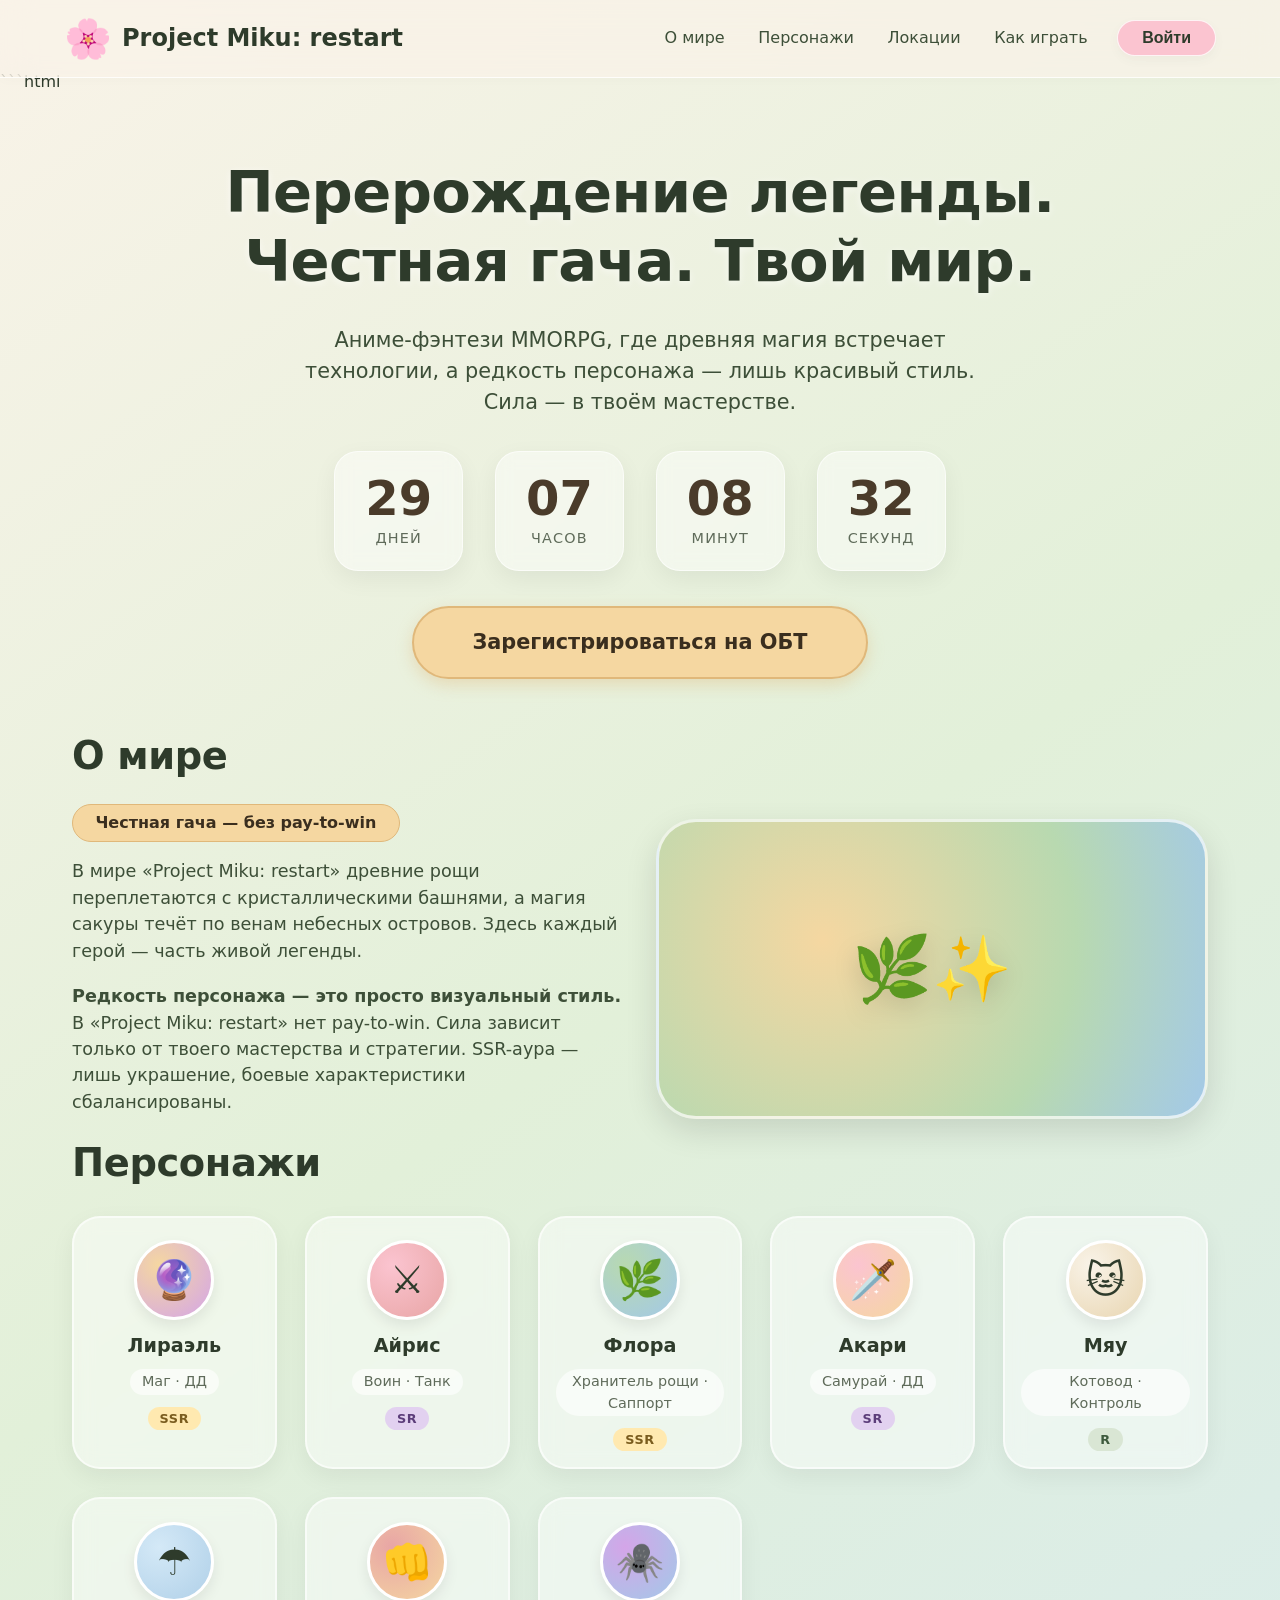
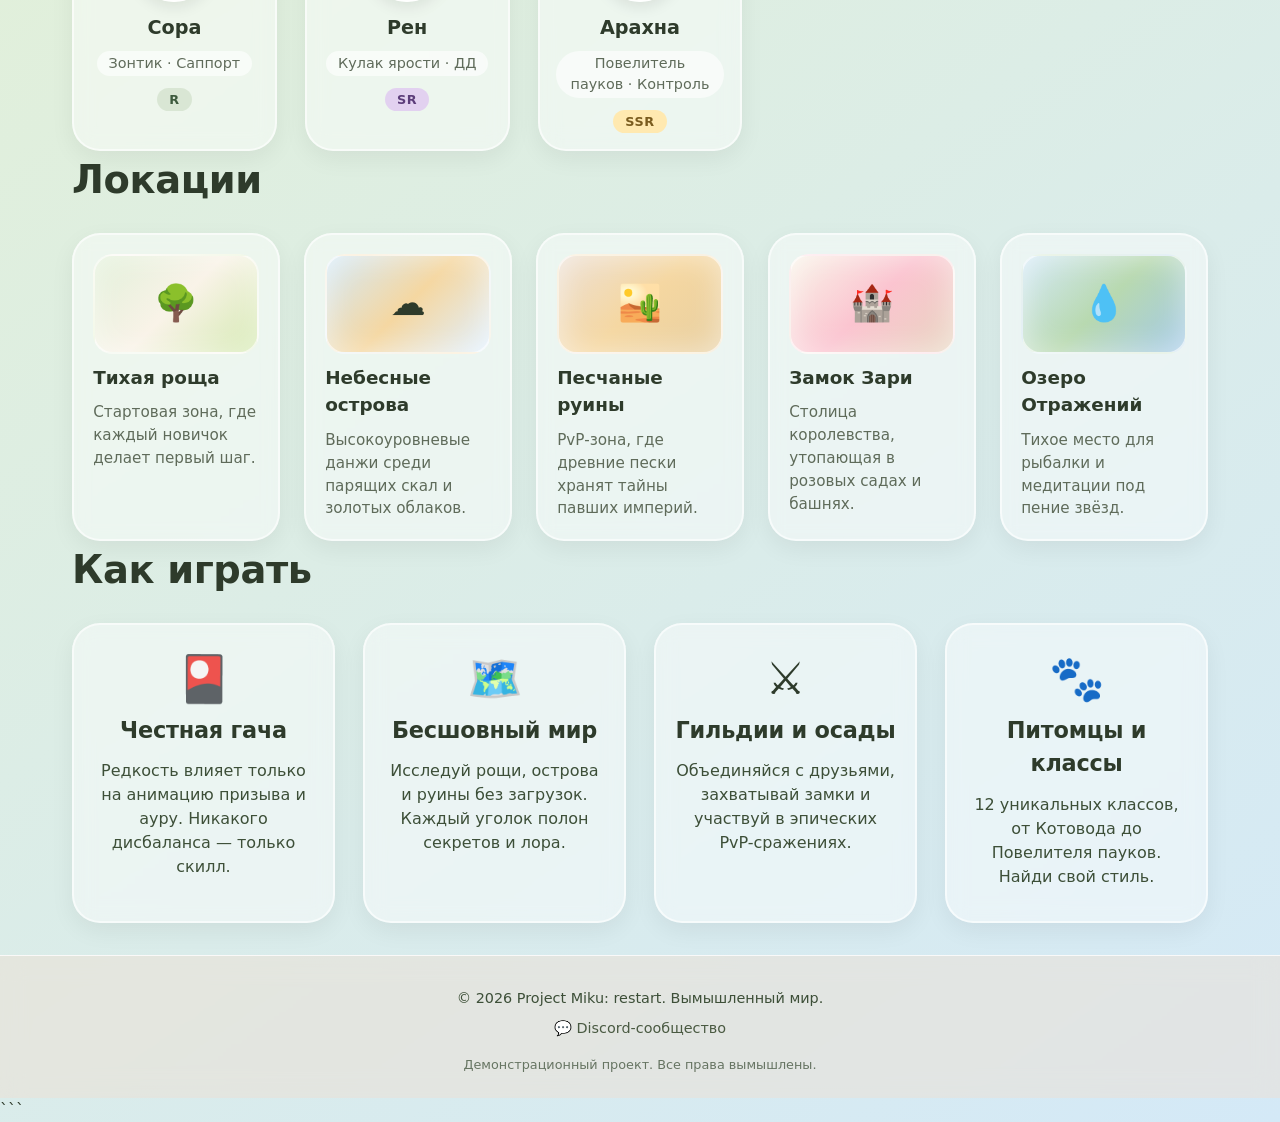
<file: index_deepseek.html>
```html
<!DOCTYPE html>
<html lang="ru">
<head>
  <meta charset="UTF-8">
  <meta name="viewport" content="width=device-width, initial-scale=1.0, viewport-fit=cover">
  <title>Project Miku: restart — Честная гача в аниме-фэнтези</title>
  <style>
    /* ---------- ПЕРЕМЕННЫЕ И БАЗА ---------- */
    :root {
      --bg-light-green: #e2f0d9;
      --bg-light-blue: #d4e9f7;
      --bg-light-beige: #f9f3e8;
      --bg-light-brown: #ede0d4;
      --accent-gold: #f5d7a1;
      --accent-pink: #fbc4d0;
      --accent-gold-strong: #e0b87a;
      --text-dark: #2e3b2b;
      --text-soft: #3d4f38;
      --glass-bg: rgba(255, 255, 255, 0.45);
      --glass-border: rgba(255, 255, 255, 0.6);
      --shadow-soft: 0 8px 24px rgba(0, 0, 0, 0.06);
      --shadow-hover: 0 12px 32px rgba(0, 0, 0, 0.12);
      --radius-card: 28px;
      --radius-btn: 40px;
      --font-main: system-ui, -apple-system, 'Segoe UI', Roboto, 'Helvetica Neue', sans-serif;
    }

    *,
    *::before,
    *::after {
      box-sizing: border-box;
      margin: 0;
      padding: 0;
    }

    html {
      scroll-behavior: smooth;
      scroll-padding-top: 80px;
    }

    body {
      font-family: var(--font-main);
      background: linear-gradient(145deg, var(--bg-light-beige) 0%, var(--bg-light-green) 40%, var(--bg-light-blue) 100%);
      color: var(--text-dark);
      line-height: 1.5;
      overflow-x: hidden;
      min-height: 100vh;
      padding-top: 70px;
      -webkit-font-smoothing: antialiased;
    }

    /* ---------- ТИПОГРАФИКА И УТИЛИТЫ ---------- */
    h1, h2, h3 {
      font-weight: 600;
      letter-spacing: -0.01em;
      color: var(--text-dark);
    }

    h1 { font-size: clamp(2rem, 6vw, 3.6rem); line-height: 1.2; }
    h2 { font-size: clamp(1.6rem, 4vw, 2.4rem); margin-bottom: 1.2rem; }
    h3 { font-size: clamp(1.1rem, 2.5vw, 1.4rem); }

    p { color: var(--text-soft); }

    a {
      color: var(--text-dark);
      text-decoration: none;
      transition: opacity 0.2s;
    }
    a:hover { opacity: 0.8; }

    .container {
      width: min(1200px, 90%);
      margin: 0 auto;
      padding: 0 8px;
    }

    section {
      padding: 3rem 0;
    }

    .visually-hidden {
      position: absolute;
      width: 1px; height: 1px;
      margin: -1px; padding: 0;
      overflow: hidden;
      clip: rect(0 0 0 0);
      border: 0;
    }

    /* ---------- ФОКУС ---------- */
    :focus-visible {
      outline: 3px solid #b8860b;
      outline-offset: 3px;
      border-radius: 6px;
    }

    /* ---------- КНОПКИ ---------- */
    .btn {
      display: inline-flex;
      align-items: center;
      justify-content: center;
      gap: 8px;
      padding: 0.8em 2em;
      border-radius: var(--radius-btn);
      font-weight: 600;
      font-size: clamp(0.95rem, 1.8vw, 1.1rem);
      border: 2px solid transparent;
      cursor: pointer;
      transition: transform 0.2s, box-shadow 0.2s, background 0.2s;
      text-align: center;
      background: rgba(255, 255, 255, 0.7);
      backdrop-filter: blur(8px);
      box-shadow: 0 4px 12px rgba(0, 0, 0, 0.04);
      color: var(--text-dark);
    }

    .btn-primary {
      background: var(--accent-gold);
      border-color: var(--accent-gold-strong);
      color: #3a2e1e;
      box-shadow: 0 6px 16px rgba(224, 184, 122, 0.4);
    }

    .btn-primary:hover,
    .btn-primary:focus-visible {
      background: #f0cf94;
      transform: translateY(-3px);
      box-shadow: 0 10px 24px rgba(224, 184, 122, 0.55);
    }

    .btn-secondary {
      background: rgba(255, 255, 255, 0.75);
      border-color: rgba(0, 0, 0, 0.08);
    }

    .btn-secondary:hover {
      background: #ffffff;
      transform: translateY(-2px);
    }

    /* ---------- HEADER ---------- */
    header {
      position: fixed;
      top: 0;
      left: 0;
      width: 100%;
      z-index: 100;
      background: rgba(249, 243, 232, 0.7);
      backdrop-filter: blur(16px);
      border-bottom: 1px solid rgba(255, 255, 255, 0.8);
      box-shadow: 0 2px 12px rgba(0, 0, 0, 0.02);
    }

    .header-inner {
      display: flex;
      align-items: center;
      justify-content: space-between;
      padding: 0.6rem 0;
      flex-wrap: wrap;
      gap: 12px;
    }

    .logo {
      display: flex;
      align-items: center;
      gap: 10px;
      font-size: clamp(1.1rem, 2.5vw, 1.5rem);
      font-weight: 700;
      color: var(--text-dark);
      white-space: nowrap;
    }

    .logo span[aria-hidden] { font-size: 1.6em; }

    .nav-list {
      display: flex;
      gap: clamp(8px, 2vw, 28px);
      list-style: none;
      flex-wrap: wrap;
      align-items: center;
    }

    .nav-list a {
      font-weight: 500;
      font-size: clamp(0.85rem, 1.5vw, 1rem);
      padding: 6px 4px;
      border-bottom: 2px solid transparent;
      transition: border-color 0.2s;
      color: var(--text-soft);
    }

    .nav-list a:hover { border-bottom-color: var(--accent-gold-strong); }

    .btn-login {
      background: var(--accent-pink);
      border: 1px solid rgba(255, 255, 255, 0.8);
      padding: 0.5em 1.5em;
      font-size: clamp(0.8rem, 1.5vw, 1rem);
    }
    .btn-login:hover { background: #fbb0c0; transform: translateY(-2px); }

    /* ---------- HERO ---------- */
    .hero {
      padding: clamp(2rem, 6vw, 4rem) 0 3rem;
      text-align: center;
    }

    .hero h1 {
      margin-bottom: 0.5em;
      text-shadow: 0 2px 8px rgba(255, 255, 255, 0.6);
    }

    .hero p {
      font-size: clamp(1rem, 2.2vw, 1.3rem);
      max-width: 700px;
      margin: 0 auto 1.8rem;
    }

    .timer {
      display: flex;
      justify-content: center;
      gap: clamp(12px, 3vw, 32px);
      margin: 2rem 0 2.2rem;
      flex-wrap: wrap;
    }

    .timer-block {
      display: flex;
      flex-direction: column;
      align-items: center;
      background: rgba(255, 255, 255, 0.45);
      backdrop-filter: blur(8px);
      padding: clamp(12px, 2vw, 20px) clamp(16px, 3vw, 30px);
      border-radius: 24px;
      border: 1px solid var(--glass-border);
      box-shadow: var(--shadow-soft);
      min-width: 70px;
    }

    .timer-number {
      font-size: clamp(1.8rem, 5vw, 3rem);
      font-weight: 700;
      color: #4a3b2a;
      line-height: 1.1;
      font-variant-numeric: tabular-nums;
    }

    .timer-label {
      font-size: clamp(0.7rem, 1.3vw, 0.9rem);
      text-transform: uppercase;
      letter-spacing: 0.08em;
      color: #5f6b5a;
      margin-top: 4px;
    }

    .hero .btn-primary {
      font-size: clamp(1rem, 2.2vw, 1.3rem);
      padding: 0.9em 2.8em;
    }

    /* ---------- О ПРОЕКТЕ ---------- */
    .about-grid {
      display: grid;
      grid-template-columns: 1fr 1fr;
      gap: 2rem;
      align-items: center;
    }

    .about-text p { margin-bottom: 1.2rem; font-size: clamp(0.95rem, 1.8vw, 1.1rem); }

    .usp-badge {
      display: inline-block;
      background: var(--accent-gold);
      border-radius: 100px;
      padding: 0.4em 1.4em;
      font-weight: 600;
      font-size: clamp(0.85rem, 1.5vw, 1rem);
      margin-bottom: 1rem;
      color: #3a2e1e;
      border: 1px solid var(--accent-gold-strong);
    }

    .about-illustration {
      height: 300px;
      background: radial-gradient(circle at 30% 40%, #f5d7a1, #b8d9b0 60%, #a3c9e8);
      border-radius: 40px;
      box-shadow: var(--shadow-hover);
      display: flex;
      align-items: center;
      justify-content: center;
      font-size: 5rem;
      border: 3px solid rgba(255, 255, 255, 0.7);
      position: relative;
      overflow: hidden;
    }

    .about-illustration::after {
      content: "🌿✨";
      font-size: 4rem;
      filter: drop-shadow(0 8px 12px rgba(0, 0, 0, 0.15));
      animation: float 5s ease-in-out infinite;
    }

    @keyframes float {
      0%, 100% { transform: translateY(0); }
      50% { transform: translateY(-14px); }
    }

    /* ---------- ПЕРСОНАЖИ (СЕТКА) ---------- */
    .characters-grid {
      display: grid;
      grid-template-columns: repeat(auto-fill, minmax(200px, 1fr));
      gap: clamp(16px, 2.5vw, 28px);
      margin-top: 1.5rem;
    }

    .char-card {
      background: var(--glass-bg);
      backdrop-filter: blur(10px);
      border: 2px solid var(--glass-border);
      border-radius: var(--radius-card);
      padding: 1.4rem 1rem 1rem;
      text-align: center;
      cursor: pointer;
      transition: transform 0.25s, box-shadow 0.25s, border-color 0.25s;
      box-shadow: var(--shadow-soft);
      display: flex;
      flex-direction: column;
      align-items: center;
      gap: 8px;
      position: relative;
    }

    .char-card:hover,
    .char-card:focus-visible {
      transform: translateY(-6px) scale(1.02);
      box-shadow: var(--shadow-hover);
      border-color: var(--accent-gold-strong);
    }

    .char-avatar {
      width: 80px;
      height: 80px;
      border-radius: 50%;
      display: flex;
      align-items: center;
      justify-content: center;
      font-size: 2.4rem;
      box-shadow: 0 6px 14px rgba(0, 0, 0, 0.08);
      border: 3px solid white;
      margin-bottom: 4px;
    }

    .char-name {
      font-weight: 700;
      font-size: clamp(1rem, 1.8vw, 1.2rem);
    }

    .char-role {
      font-size: clamp(0.75rem, 1.4vw, 0.9rem);
      color: #5f6b5a;
      background: rgba(255, 255, 255, 0.6);
      padding: 2px 12px;
      border-radius: 100px;
    }

    .char-rarity {
      font-size: 0.8rem;
      font-weight: 700;
      padding: 2px 12px;
      border-radius: 100px;
      letter-spacing: 0.05em;
      margin-top: 4px;
    }

    .rarity-ssr { background: #ffe9b0; color: #7a5c1e; }
    .rarity-sr { background: #e2d1f0; color: #5c3d7a; }
    .rarity-r { background: #d9e6d4; color: #3d5a3d; }

    /* ---------- ЛОКАЦИИ ---------- */
    .locations-grid {
      display: grid;
      grid-template-columns: repeat(auto-fill, minmax(180px, 1fr));
      gap: clamp(16px, 2.5vw, 24px);
      margin-top: 1.5rem;
    }

    .loc-card {
      border-radius: var(--radius-card);
      padding: 1.2rem;
      background: var(--glass-bg);
      backdrop-filter: blur(8px);
      border: 2px solid var(--glass-border);
      box-shadow: var(--shadow-soft);
      transition: transform 0.2s, box-shadow 0.2s;
      display: flex;
      flex-direction: column;
      gap: 10px;
      min-height: 200px;
    }

    .loc-card:hover { transform: translateY(-4px); box-shadow: var(--shadow-hover); }

    .loc-art {
      height: 100px;
      border-radius: 20px;
      box-shadow: inset 0 0 30px rgba(255, 255, 255, 0.5);
      border: 2px solid rgba(255, 255, 255, 0.7);
      position: relative;
      overflow: hidden;
      display: flex;
      align-items: center;
      justify-content: center;
      font-size: 2.2rem;
    }

    .loc-title {
      font-weight: 700;
      font-size: clamp(1rem, 1.8vw, 1.15rem);
    }

    .loc-desc { font-size: clamp(0.8rem, 1.5vw, 0.95rem); color: #5f6b5a; }

    /* ---------- КАК ИГРАТЬ ---------- */
    .features-grid {
      display: grid;
      grid-template-columns: repeat(auto-fit, minmax(200px, 1fr));
      gap: clamp(16px, 2.5vw, 28px);
      margin-top: 1.5rem;
    }

    .feature-card {
      background: var(--glass-bg);
      backdrop-filter: blur(10px);
      border: 2px solid var(--glass-border);
      border-radius: var(--radius-card);
      padding: 2rem 1.2rem;
      text-align: center;
      box-shadow: var(--shadow-soft);
      transition: transform 0.2s, box-shadow 0.2s;
      display: flex;
      flex-direction: column;
      align-items: center;
      gap: 12px;
    }

    .feature-card:hover { transform: translateY(-4px); box-shadow: var(--shadow-hover); }

    .feature-icon { font-size: 2.8rem; line-height: 1; }

    /* ---------- FOOTER ---------- */
    footer {
      background: rgba(237, 224, 212, 0.5);
      backdrop-filter: blur(12px);
      border-top: 1px solid rgba(255, 255, 255, 0.8);
      padding: 2rem 0 1.5rem;
      margin-top: 2rem;
      text-align: center;
      font-size: 0.9rem;
      color: #5a6653;
    }

    footer a { color: #4a5a42; font-weight: 500; }

    .footer-inner {
      display: flex;
      flex-direction: column;
      align-items: center;
      gap: 8px;
    }

    .disclaimer {
      font-size: 0.8rem;
      opacity: 0.75;
      margin-top: 8px;
    }

    /* ---------- МОДАЛКА ---------- */
    .modal-overlay {
      position: fixed;
      inset: 0;
      background: rgba(40, 50, 35, 0.5);
      backdrop-filter: blur(6px);
      display: flex;
      align-items: center;
      justify-content: center;
      padding: 20px;
      z-index: 1000;
      opacity: 0;
      pointer-events: none;
      transition: opacity 0.25s;
    }

    .modal-overlay.active {
      opacity: 1;
      pointer-events: auto;
    }

    .modal {
      background: rgba(255, 255, 255, 0.92);
      backdrop-filter: blur(20px);
      border-radius: 36px;
      padding: 2rem 1.8rem 1.8rem;
      max-width: 460px;
      width: 100%;
      box-shadow: 0 30px 60px rgba(0, 0, 0, 0.2);
      border: 2px solid rgba(255, 255, 255, 0.9);
      position: relative;
      transform: scale(0.95);
      transition: transform 0.25s;
      max-height: 90vh;
      overflow-y: auto;
    }

    .modal-overlay.active .modal { transform: scale(1); }

    .modal-close {
      position: absolute;
      top: 14px;
      right: 14px;
      width: 44px;
      height: 44px;
      border-radius: 50%;
      border: none;
      background: rgba(255, 255, 255, 0.8);
      font-size: 1.6rem;
      line-height: 1;
      cursor: pointer;
      display: flex;
      align-items: center;
      justify-content: center;
      box-shadow: 0 4px 10px rgba(0, 0, 0, 0.08);
      transition: background 0.2s, transform 0.2s;
      color: var(--text-dark);
    }

    .modal-close:hover { background: #ffd6d6; transform: rotate(90deg); }

    .modal-avatar {
      width: 100px;
      height: 100px;
      border-radius: 50%;
      margin: 0 auto 1rem;
      display: flex;
      align-items: center;
      justify-content: center;
      font-size: 3rem;
      border: 4px solid white;
      box-shadow: 0 8px 20px rgba(0, 0, 0, 0.1);
    }

    .modal h3 { text-align: center; margin-bottom: 4px; }

    .modal-role {
      text-align: center;
      font-weight: 500;
      color: #5f6b5a;
      margin-bottom: 1rem;
    }

    .modal-lore {
      font-size: 0.95rem;
      margin-bottom: 1rem;
      text-align: left;
    }

    .modal-disclaimer {
      font-size: 0.8rem;
      background: #f7f0e0;
      border-left: 4px solid var(--accent-gold-strong);
      padding: 10px 14px;
      border-radius: 12px;
      color: #5a4a2a;
      margin-top: 12px;
    }

    /* ---------- КНОПКА НАВЕРХ ---------- */
    .scroll-top {
      position: fixed;
      bottom: 24px;
      right: 24px;
      width: 52px;
      height: 52px;
      border-radius: 50%;
      border: none;
      background: rgba(255, 255, 255, 0.8);
      backdrop-filter: blur(12px);
      box-shadow: 0 8px 24px rgba(0, 0, 0, 0.12);
      font-size: 1.6rem;
      cursor: pointer;
      display: flex;
      align-items: center;
      justify-content: center;
      opacity: 0;
      pointer-events: none;
      transition: opacity 0.3s, transform 0.3s;
      z-index: 90;
      color: var(--text-dark);
      border: 2px solid white;
    }

    .scroll-top.visible { opacity: 1; pointer-events: auto; }

    .scroll-top:hover { transform: translateY(-4px); background: #ffffff; }

    /* ---------- АДАПТИВ ---------- */
    @media (max-width: 768px) {
      .about-grid { grid-template-columns: 1fr; }
      .about-illustration { height: 220px; order: -1; }
      .header-inner { justify-content: center; }
      .nav-list { justify-content: center; }
      .logo { margin-right: auto; }
    }

    @media (max-width: 480px) {
      .timer-block { min-width: 56px; padding: 10px 12px; }
      .characters-grid { grid-template-columns: 1fr 1fr; }
      .locations-grid { grid-template-columns: 1fr 1fr; }
      .hero .btn-primary { width: 100%; }
      .btn-login { padding: 0.4em 1.2em; }
    }

    @media (max-width: 380px) {
      .characters-grid { grid-template-columns: 1fr; }
      .locations-grid { grid-template-columns: 1fr; }
    }

    /* ---------- REDUCED MOTION ---------- */
    @media (prefers-reduced-motion: reduce) {
      *, *::before, *::after {
        animation-duration: 0.01ms !important;
        animation-iteration-count: 1 !important;
        transition-duration: 0.01ms !important;
        scroll-behavior: auto !important;
      }
      html { scroll-behavior: auto; }
    }
  </style>
</head>
<body>

  <!-- ========== HEADER ========== -->
  <header>
    <div class="container header-inner">
      <div class="logo" aria-label="Project Miku: restart — логотип">
        <span aria-hidden="true">🌸</span> Project Miku: restart
      </div>
      <nav aria-label="Основная навигация">
        <ul class="nav-list">
          <li><a href="#about">О мире</a></li>
          <li><a href="#characters">Персонажи</a></li>
          <li><a href="#locations">Локации</a></li>
          <li><a href="#features">Как играть</a></li>
          <li><button class="btn btn-login" type="button">Войти</button></li>
        </ul>
      </nav>
    </div>
  </header>

  <main>
    <!-- ========== HERO ========== -->
    <section class="hero container" aria-labelledby="hero-title">
      <h1 id="hero-title">Перерождение легенды.<br>Честная гача. Твой мир.</h1>
      <p>Аниме-фэнтези MMORPG, где древняя магия встречает технологии, а редкость персонажа — лишь красивый стиль. Сила — в твоём мастерстве.</p>

      <div class="timer" role="timer" aria-live="off" aria-label="До открытого бета-теста осталось">
        <div class="timer-block">
          <span class="timer-number" id="timer-days">30</span>
          <span class="timer-label">Дней</span>
        </div>
        <div class="timer-block">
          <span class="timer-number" id="timer-hours">00</span>
          <span class="timer-label">Часов</span>
        </div>
        <div class="timer-block">
          <span class="timer-number" id="timer-minutes">00</span>
          <span class="timer-label">Минут</span>
        </div>
        <div class="timer-block">
          <span class="timer-number" id="timer-seconds">00</span>
          <span class="timer-label">Секунд</span>
        </div>
      </div>

      <a href="#" class="btn btn-primary" role="button">Зарегистрироваться на ОБТ</a>
    </section>

    <!-- ========== О ПРОЕКТЕ ========== -->
    <section id="about" class="container" aria-labelledby="about-title">
      <h2 id="about-title">О мире</h2>
      <div class="about-grid">
        <div class="about-text">
          <span class="usp-badge">Честная гача — без pay-to-win</span>
          <p>В мире «Project Miku: restart» древние рощи переплетаются с кристаллическими башнями, а магия сакуры течёт по венам небесных островов. Здесь каждый герой — часть живой легенды.</p>
          <p><strong>Редкость персонажа — это просто визуальный стиль.</strong> В «Project Miku: restart» нет pay-to-win. Сила зависит только от твоего мастерства и стратегии. SSR-аура — лишь украшение, боевые характеристики сбалансированы.</p>
        </div>
        <div class="about-illustration" aria-hidden="true"></div>
      </div>
    </section>

    <!-- ========== ПЕРСОНАЖИ ========== -->
    <section id="characters" class="container" aria-labelledby="characters-title">
      <h2 id="characters-title">Персонажи</h2>
      <div class="characters-grid" id="characters-grid">
        <!-- JS заполнит -->
      </div>
    </section>

    <!-- ========== ЛОКАЦИИ ========== -->
    <section id="locations" class="container" aria-labelledby="locations-title">
      <h2 id="locations-title">Локации</h2>
      <div class="locations-grid" id="locations-grid">
        <!-- JS заполнит -->
      </div>
    </section>

    <!-- ========== КАК ИГРАТЬ ========== -->
    <section id="features" class="container" aria-labelledby="features-title">
      <h2 id="features-title">Как играть</h2>
      <div class="features-grid">
        <article class="feature-card">
          <span class="feature-icon" aria-hidden="true">🎴</span>
          <h3>Честная гача</h3>
          <p>Редкость влияет только на анимацию призыва и ауру. Никакого дисбаланса — только скилл.</p>
        </article>
        <article class="feature-card">
          <span class="feature-icon" aria-hidden="true">🗺️</span>
          <h3>Бесшовный мир</h3>
          <p>Исследуй рощи, острова и руины без загрузок. Каждый уголок полон секретов и лора.</p>
        </article>
        <article class="feature-card">
          <span class="feature-icon" aria-hidden="true">⚔️</span>
          <h3>Гильдии и осады</h3>
          <p>Объединяйся с друзьями, захватывай замки и участвуй в эпических PvP-сражениях.</p>
        </article>
        <article class="feature-card">
          <span class="feature-icon" aria-hidden="true">🐾</span>
          <h3>Питомцы и классы</h3>
          <p>12 уникальных классов, от Котовода до Повелителя пауков. Найди свой стиль.</p>
        </article>
      </div>
    </section>
  </main>

  <!-- ========== FOOTER ========== -->
  <footer>
    <div class="container footer-inner">
      <p>© 2026 Project Miku: restart. Вымышленный мир.</p>
      <p><a href="#" aria-label="Ссылка на Discord (заглушка)">💬 Discord-сообщество</a></p>
      <p class="disclaimer">Демонстрационный проект. Все права вымышлены.</p>
    </div>
  </footer>

  <!-- ========== МОДАЛКА ========== -->
  <div class="modal-overlay" id="modal-overlay" role="dialog" aria-modal="true" aria-labelledby="modal-title" aria-hidden="true">
    <div class="modal" id="modal-content">
      <button class="modal-close" id="modal-close" aria-label="Закрыть модальное окно">✕</button>
      <div class="modal-avatar" id="modal-avatar" aria-hidden="true"></div>
      <h3 id="modal-title"></h3>
      <p class="modal-role" id="modal-role"></p>
      <p class="modal-lore" id="modal-lore"></p>
      <p><strong>Редкость:</strong> <span id="modal-rarity"></span></p>
      <p class="modal-disclaimer">Редкость SSR влияет только на уникальную анимацию призыва и визуальный эффект ауры. Боевая статистика сбалансирована.</p>
    </div>
  </div>

  <!-- ========== НАВЕРХ ========== -->
  <button class="scroll-top" id="scroll-top" aria-label="Наверх">⬆️</button>

  <script>
    // ========== ДАННЫЕ ПЕРСОНАЖЕЙ ==========
    const characters = [
      { id: 'lirael', name: 'Лираэль', className: 'Маг', role: 'ДД', rarity: 'SSR', emoji: '🔮', bg: 'radial-gradient(circle at 30% 30%, #f5d7a1, #d4a5e8)', lore: 'Хранительница древних чар, она читает заклинания прямо с лепестков сакуры. Её магия переплетает звёзды и корни.' },
      { id: 'iris', name: 'Айрис', className: 'Воин', role: 'Танк', rarity: 'SR', emoji: '⚔️', bg: 'radial-gradient(circle at 30% 30%, #fbc4d0, #e8a5a5)', lore: 'Мечница, чья броня выкована в небесном огне. Она защищает слабых с улыбкой на лице.' },
      { id: 'flora', name: 'Флора', className: 'Хранитель рощи', role: 'Саппорт', rarity: 'SSR', emoji: '🌿', bg: 'radial-gradient(circle at 30% 30%, #b8d9b0, #a3c9e8)', lore: 'Дух старой рощи, она слышит шёпот каждого дерева. Её исцеляющая магия пахнет весенним дождём.' },
      { id: 'akari', name: 'Акари', className: 'Самурай', role: 'ДД', rarity: 'SR', emoji: '🗡️', bg: 'radial-gradient(circle at 30% 30%, #fbc4d0, #f5d7a1)', lore: 'Странница с катаной, ищущая честь в мире, где честь забыта. Её клинок поёт, как ветер.' },
      { id: 'myau', name: 'Мяу', className: 'Котовод', role: 'Контроль', rarity: 'R', emoji: '🐱', bg: 'radial-gradient(circle at 30% 30%, #f9f3e8, #e8d5b0)', lore: 'Девушка, которая понимает кошек лучше, чем людей. Её пушистые спутники сеют хаос среди врагов.' },
      { id: 'sora', name: 'Сора', className: 'Зонтик', role: 'Саппорт', rarity: 'R', emoji: '☂️', bg: 'radial-gradient(circle at 30% 30%, #d4e9f7, #b0d0e8)', lore: 'Загадочная леди с волшебным зонтом, который отражает атаки и дарит союзникам тень прохлады.' },
      { id: 'ren', name: 'Рен', className: 'Кулак ярости', role: 'ДД', rarity: 'SR', emoji: '👊', bg: 'radial-gradient(circle at 30% 30%, #e8a5a5, #f5d7a1)', lore: 'Бывший стражник, променявший меч на кулаки. Его удары сотрясают землю, а сердце — доброе.' },
      { id: 'arakhna', name: 'Арахна', className: 'Повелитель пауков', role: 'Контроль', rarity: 'SSR', emoji: '🕷️', bg: 'radial-gradient(circle at 30% 30%, #d4a5e8, #a3c9e8)', lore: 'Ткачиха судьбы, она плетёт паутину из лунного света. Её пауки — верные слуги и разведчики.' }
    ];

    // ========== ДАННЫЕ ЛОКАЦИЙ ==========
    const locations = [
      { name: 'Тихая роща', desc: 'Стартовая зона, где каждый новичок делает первый шаг.', bg: 'linear-gradient(135deg, #e2f0d9, #f9f3e8, #d4e9b0)', emoji: '🌳' },
      { name: 'Небесные острова', desc: 'Высокоуровневые данжи среди парящих скал и золотых облаков.', bg: 'linear-gradient(135deg, #d4e9f7, #f5d7a1, #e0f0ff)', emoji: '☁️' },
      { name: 'Песчаные руины', desc: 'PvP-зона, где древние пески хранят тайны павших империй.', bg: 'linear-gradient(135deg, #ede0d4, #f5d7a1, #e8cfa0)', emoji: '🏜️' },
      { name: 'Замок Зари', desc: 'Столица королевства, утопающая в розовых садах и башнях.', bg: 'linear-gradient(135deg, #f9f3e8, #fbc4d0, #e8d5c0)', emoji: '🏰' },
      { name: 'Озеро Отражений', desc: 'Тихое место для рыбалки и медитации под пение звёзд.', bg: 'linear-gradient(135deg, #d4e9f7, #b8d9b0, #a3c9e8)', emoji: '💧' }
    ];

    // ========== РЕНДЕР ПЕРСОНАЖЕЙ ==========
    const charGrid = document.getElementById('characters-grid');
    characters.forEach(char => {
      const card = document.createElement('article');
      card.className = 'char-card';
      card.setAttribute('tabindex', '0');
      card.setAttribute('role', 'button');
      card.setAttribute('aria-label', `${char.name}, класс ${char.className}, роль ${char.role}, редкость ${char.rarity}. Нажмите, чтобы узнать больше.`);
      card.dataset.charId = char.id;

      const rarityClass = char.rarity === 'SSR' ? 'rarity-ssr' : char.rarity === 'SR' ? 'rarity-sr' : 'rarity-r';

      card.innerHTML = `
        <div class="char-avatar" style="background: ${char.bg};" aria-hidden="true">${char.emoji}</div>
        <div class="char-name">${char.name}</div>
        <div class="char-role">${char.className} · ${char.role}</div>
        <div class="char-rarity ${rarityClass}">${char.rarity}</div>
      `;

      card.addEventListener('click', () => openModal(char.id, card));
      card.addEventListener('keydown', (e) => {
        if (e.key === 'Enter' || e.key === ' ') {
          e.preventDefault();
          openModal(char.id, card);
        }
      });

      charGrid.appendChild(card);
    });

    // ========== РЕНДЕР ЛОКАЦИЙ ==========
    const locGrid = document.getElementById('locations-grid');
    locations.forEach(loc => {
      const card = document.createElement('article');
      card.className = 'loc-card';
      card.innerHTML = `
        <div class="loc-art" style="background: ${loc.bg};" aria-hidden="true">${loc.emoji}</div>
        <div class="loc-title">${loc.name}</div>
        <div class="loc-desc">${loc.desc}</div>
      `;
      locGrid.appendChild(card);
    });

    // ========== МОДАЛЬНОЕ ОКНО ==========
    const overlay = document.getElementById('modal-overlay');
    const modalClose = document.getElementById('modal-close');
    const modalTitle = document.getElementById('modal-title');
    const modalRole = document.getElementById('modal-role');
    const modalLore = document.getElementById('modal-lore');
    const modalRarity = document.getElementById('modal-rarity');
    const modalAvatar = document.getElementById('modal-avatar');
    let lastFocusedElement = null;

    function openModal(charId, triggerEl) {
      const char = characters.find(c => c.id === charId);
      if (!char) return;

      lastFocusedElement = triggerEl;

      modalTitle.textContent = char.name;
      modalRole.textContent = `${char.className} · ${char.role}`;
      modalLore.textContent = char.lore;
      modalRarity.textContent = char.rarity;
      modalAvatar.style.background = char.bg;
      modalAvatar.textContent = char.emoji;

      overlay.classList.add('active');
      overlay.setAttribute('aria-hidden', 'false');
      document.body.style.overflow = 'hidden';
      modalClose.focus();

      document.addEventListener('keydown', handleModalKeydown);
    }

    function closeModal() {
      overlay.classList.remove('active');
      overlay.setAttribute('aria-hidden', 'true');
      document.body.style.overflow = '';
      document.removeEventListener('keydown', handleModalKeydown);

      if (lastFocusedElement) {
        lastFocusedElement.focus();
        lastFocusedElement = null;
      }
    }

    function handleModalKeydown(e) {
      if (e.key === 'Escape') {
        e.preventDefault();
        closeModal();
      }

      // Простой фокус-трап
      if (e.key === 'Tab') {
        const focusable = overlay.querySelectorAll('button, [href], input, select, textarea, [tabindex]:not([tabindex="-1"])');
        if (focusable.length === 0) return;
        const first = focusable[0];
        const last = focusable[focusable.length - 1];

        if (e.shiftKey && document.activeElement === first) {
          e.preventDefault();
          last.focus();
        } else if (!e.shiftKey && document.activeElement === last) {
          e.preventDefault();
          first.focus();
        }
      }
    }

    modalClose.addEventListener('click', closeModal);
    overlay.addEventListener('click', (e) => {
      if (e.target === overlay) closeModal();
    });

    // ========== ТАЙМЕР ОБРАТНОГО ОТСЧЁТА ==========
    // Цель: +30 дней от текущей даты (демонстрационный таймер)
    const targetDate = new Date();
    targetDate.setDate(targetDate.getDate() + 30);
    targetDate.setHours(0, 0, 0, 0);

    function updateTimer() {
      const now = new Date();
      let diff = targetDate - now;

      if (diff <= 0) {
        document.getElementById('timer-days').textContent = '00';
        document.getElementById('timer-hours').textContent = '00';
        document.getElementById('timer-minutes').textContent = '00';
        document.getElementById('timer-seconds').textContent = '00';
        return;
      }

      const days = Math.floor(diff / (1000 * 60 * 60 * 24));
      diff -= days * (1000 * 60 * 60 * 24);
      const hours = Math.floor(diff / (1000 * 60 * 60));
      diff -= hours * (1000 * 60 * 60);
      const minutes = Math.floor(diff / (1000 * 60));
      diff -= minutes * (1000 * 60);
      const seconds = Math.floor(diff / 1000);

      document.getElementById('timer-days').textContent = String(days).padStart(2, '0');
      document.getElementById('timer-hours').textContent = String(hours).padStart(2, '0');
      document.getElementById('timer-minutes').textContent = String(minutes).padStart(2, '0');
      document.getElementById('timer-seconds').textContent = String(seconds).padStart(2, '0');
    }

    updateTimer();
    setInterval(updateTimer, 1000);

    // ========== КНОПКА НАВЕРХ ==========
    const scrollTopBtn = document.getElementById('scroll-top');

    window.addEventListener('scroll', () => {
      if (window.scrollY > 400) {
        scrollTopBtn.classList.add('visible');
      } else {
        scrollTopBtn.classList.remove('visible');
      }
    });

    scrollTopBtn.addEventListener('click', () => {
      window.scrollTo({ top: 0, behavior: 'smooth' });
    });

    // ========== ПЛАВНАЯ ПРОКРУТКА ДЛЯ ЯКОРЕЙ ==========
    document.querySelectorAll('a[href^="#"]').forEach(anchor => {
      anchor.addEventListener('click', function (e) {
        const targetId = this.getAttribute('href');
        if (targetId === '#') return;
        const targetEl = document.querySelector(targetId);
        if (targetEl) {
          e.preventDefault();
          targetEl.scrollIntoView({ behavior: 'smooth' });
        }
      });
    });
  </script>
</body>
</html>
```
</file>
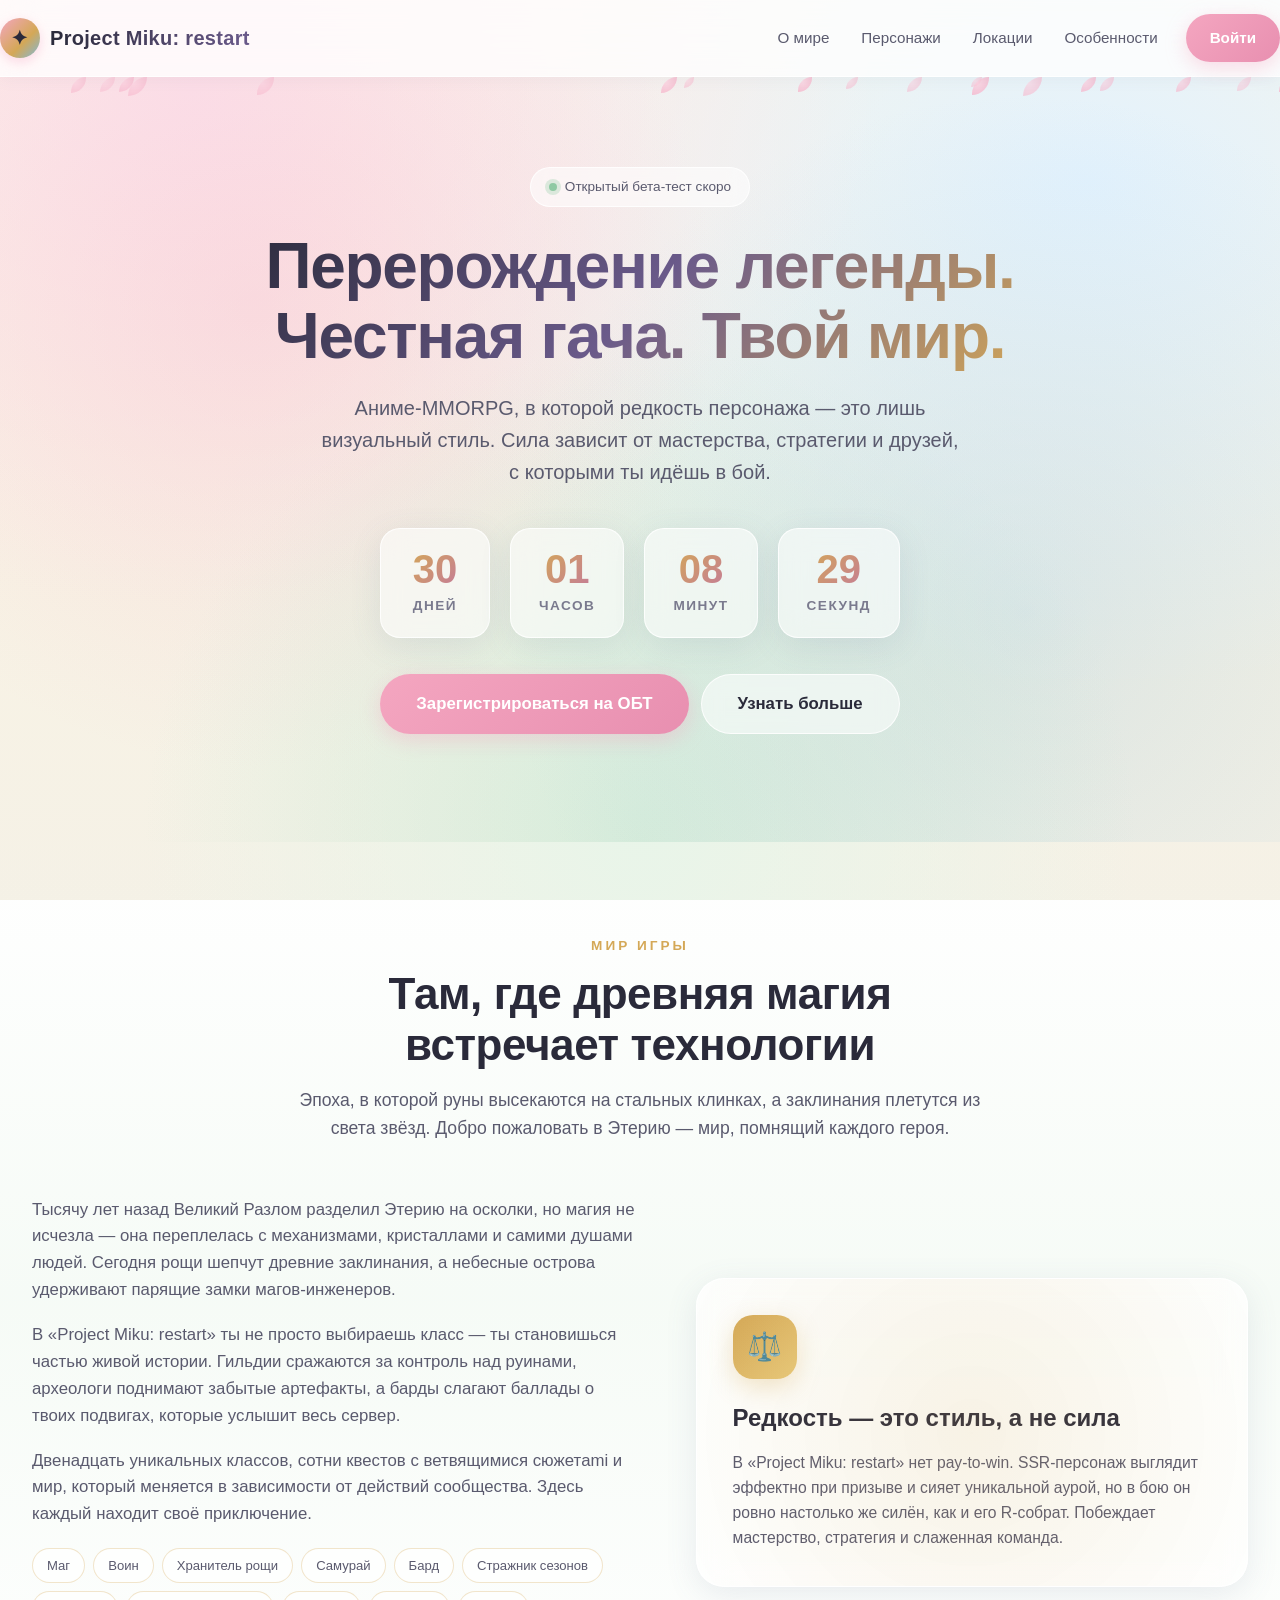
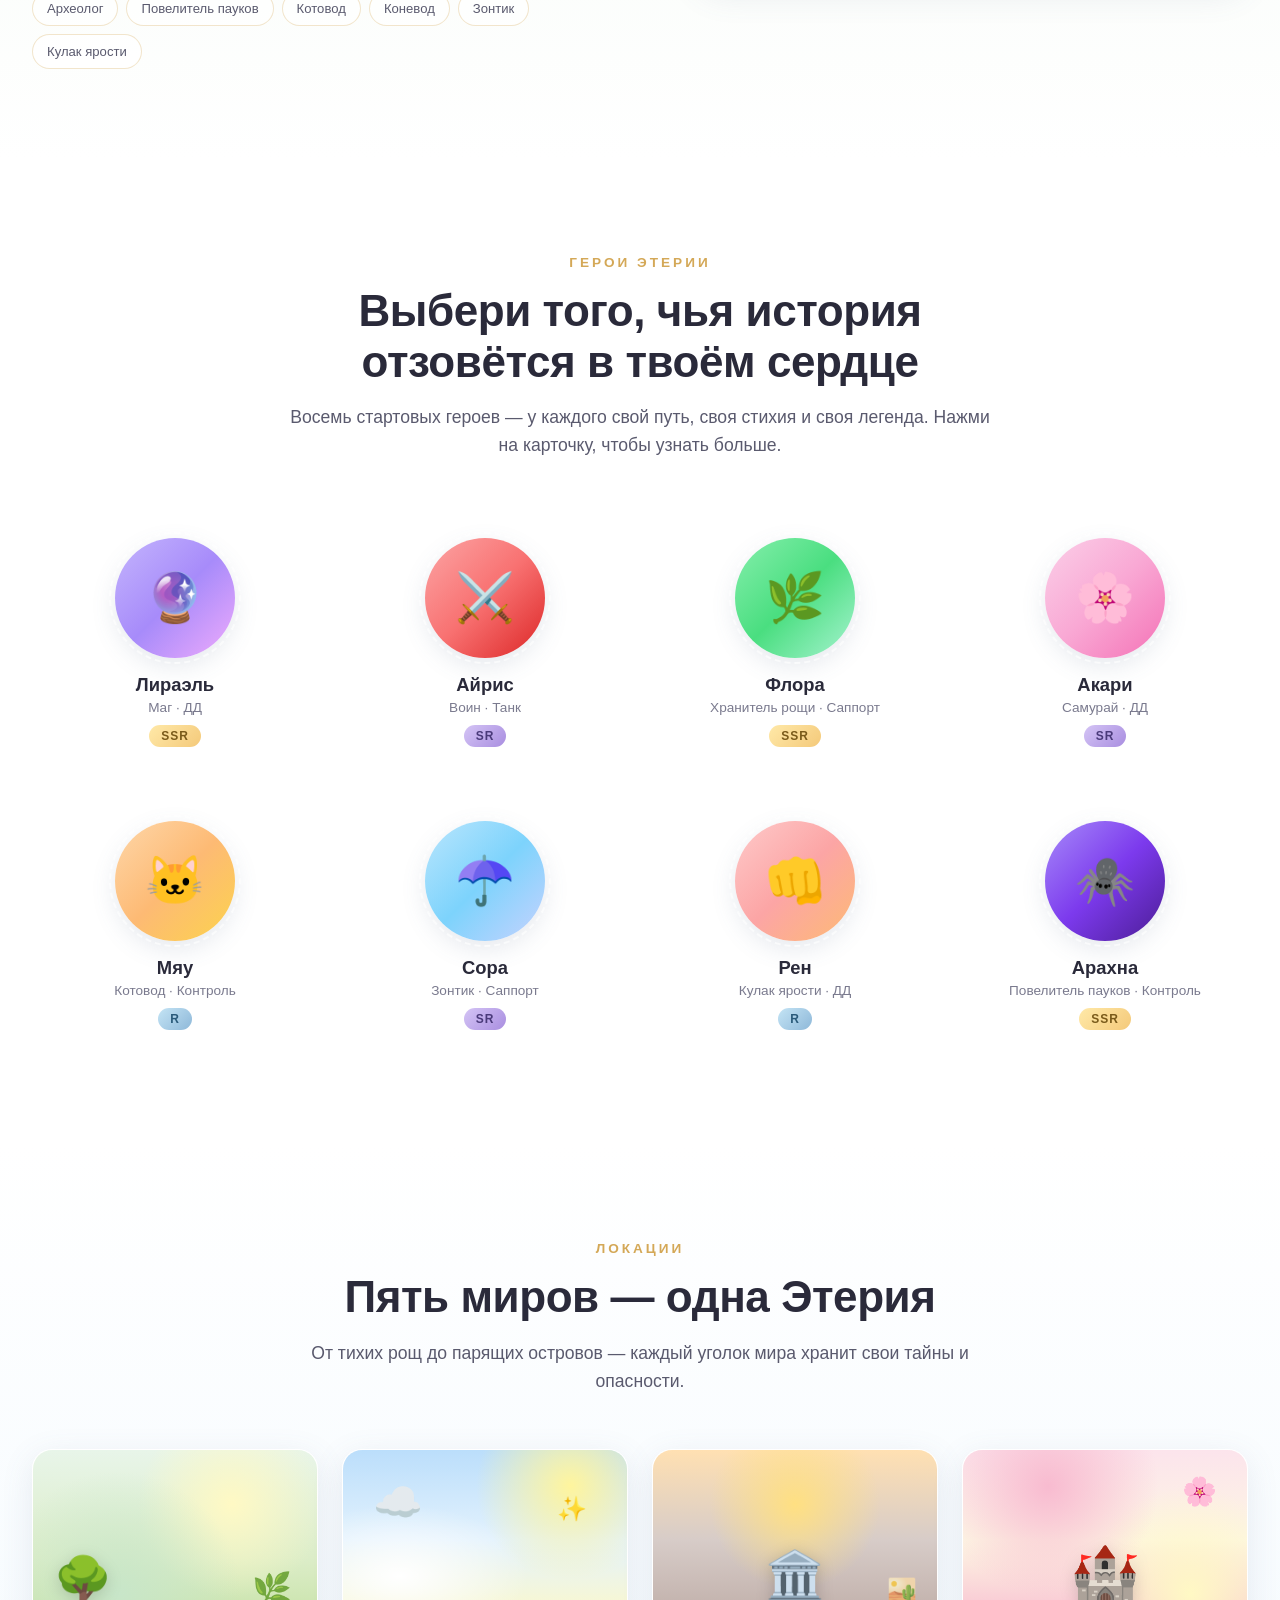
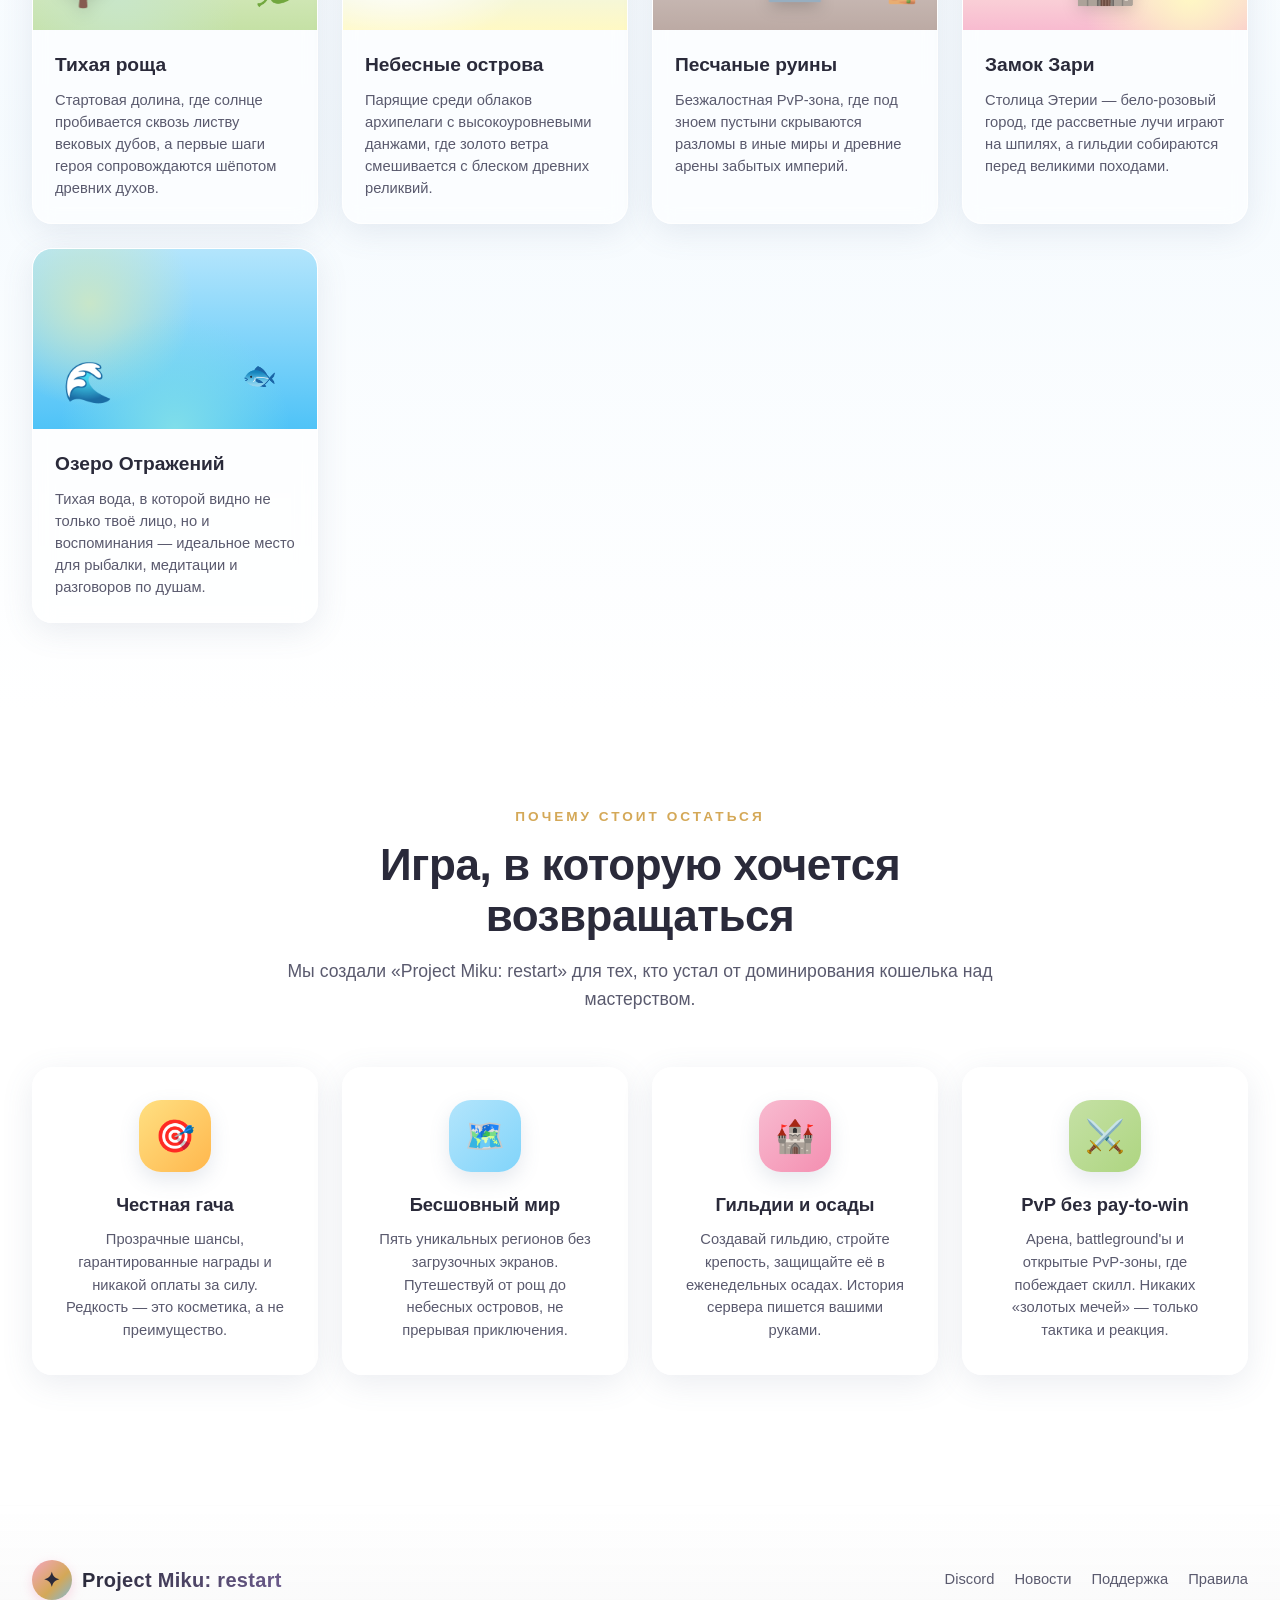
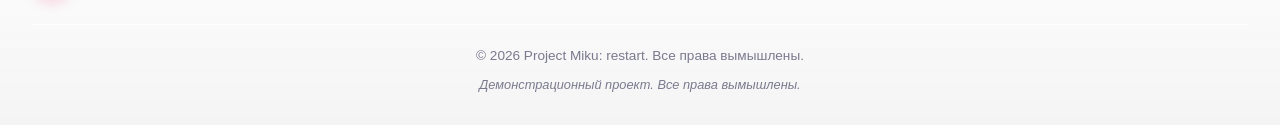
<file: index_qwen.html>
<!DOCTYPE html>
<html lang="ru">
<head>
<meta charset="UTF-8">
<meta name="viewport" content="width=device-width, initial-scale=1.0">
<meta name="description" content="Project Miku: restart — аниме-MMORPG с честной гача-механикой. Редкость не влияет на силу.">
<title>Project Miku: restart — Перерождение легенды</title>
<style>
  :root {
    --bg-mint: #e8f5e9;
    --bg-sky: #e3f2fd;
    --bg-parchment: #fdf6e3;
    --bg-earth: #efebe0;
    --bg-rose: #fde4ec;
    --accent-gold: #d4a857;
    --accent-pink: #f4a6c0;
    --accent-sky: #7fb8d9;
    --accent-mint: #8fc9a3;
    --text-main: #2a2a3a;
    --text-muted: #5a5a6e;
    --text-soft: #7a7a8e;
    --glass-bg: rgba(255, 255, 255, 0.55);
    --glass-bg-strong: rgba(255, 255, 255, 0.75);
    --glass-border: rgba(255, 255, 255, 0.8);
    --shadow-soft: 0 8px 32px rgba(90, 110, 140, 0.12);
    --shadow-hover: 0 16px 48px rgba(90, 110, 140, 0.22);
    --radius-sm: 12px;
    --radius-md: 20px;
    --radius-lg: 28px;
    --transition: 0.35s cubic-bezier(0.4, 0, 0.2, 1);
  }

  * {
    box-sizing: border-box;
    margin: 0;
    padding: 0;
  }

  html {
    scroll-behavior: smooth;
    scroll-padding-top: 80px;
  }

  body {
    font-family: -apple-system, BlinkMacSystemFont, "Segoe UI", Roboto, "Helvetica Neue", Arial, sans-serif;
    color: var(--text-main);
    background:
      radial-gradient(ellipse at 15% 10%, #fce4ec 0%, transparent 45%),
      radial-gradient(ellipse at 85% 20%, #e3f2fd 0%, transparent 50%),
      radial-gradient(ellipse at 50% 90%, #e8f5e9 0%, transparent 55%),
      linear-gradient(180deg, #fdf6e3 0%, #f5f1e6 100%);
    background-attachment: fixed;
    line-height: 1.6;
    overflow-x: hidden;
    min-height: 100vh;
    -webkit-font-smoothing: antialiased;
  }

  a { color: inherit; text-decoration: none; }
  button { font-family: inherit; cursor: pointer; border: none; background: none; color: inherit; }
  img, svg { max-width: 100%; display: block; }

  :focus-visible {
    outline: 3px solid var(--accent-gold);
    outline-offset: 3px;
    border-radius: 8px;
  }

  .container {
    width: 100%;
    max-width: 1280px;
    margin: 0 auto;
    padding: 0 clamp(16px, 4vw, 32px);
  }

  /* ===== HEADER ===== */
  .site-header {
    position: sticky;
    top: 0;
    z-index: 100;
    background: var(--glass-bg-strong);
    backdrop-filter: blur(18px);
    -webkit-backdrop-filter: blur(18px);
    border-bottom: 1px solid var(--glass-border);
    box-shadow: 0 2px 16px rgba(90, 110, 140, 0.06);
  }

  .header-inner {
    display: flex;
    align-items: center;
    justify-content: space-between;
    gap: 16px;
    padding: 14px 0;
  }

  .logo {
    display: flex;
    align-items: center;
    gap: 10px;
    font-weight: 800;
    font-size: clamp(1rem, 2.2vw, 1.25rem);
    letter-spacing: 0.3px;
  }

  .logo-mark {
    width: 40px;
    height: 40px;
    border-radius: 50%;
    background: linear-gradient(135deg, var(--accent-pink) 0%, var(--accent-gold) 60%, var(--accent-sky) 100%);
    display: grid;
    place-items: center;
    font-size: 1.25rem;
    box-shadow: 0 4px 12px rgba(244, 166, 192, 0.4);
    animation: logoPulse 4s ease-in-out infinite;
  }

  @keyframes logoPulse {
    0%, 100% { transform: scale(1); box-shadow: 0 4px 12px rgba(244, 166, 192, 0.4); }
    50% { transform: scale(1.05); box-shadow: 0 6px 20px rgba(212, 168, 87, 0.5); }
  }

  .logo-text {
    background: linear-gradient(90deg, var(--text-main), #6a5a8a);
    -webkit-background-clip: text;
    background-clip: text;
    color: transparent;
  }

  .main-nav {
    display: flex;
    gap: clamp(8px, 2vw, 24px);
    align-items: center;
  }

  .nav-link {
    font-size: clamp(0.85rem, 1.4vw, 0.95rem);
    font-weight: 500;
    color: var(--text-muted);
    padding: 8px 4px;
    position: relative;
    transition: color var(--transition);
    white-space: nowrap;
  }

  .nav-link::after {
    content: "";
    position: absolute;
    left: 0; right: 0; bottom: 0;
    height: 2px;
    background: linear-gradient(90deg, var(--accent-pink), var(--accent-gold));
    transform: scaleX(0);
    transform-origin: left;
    transition: transform var(--transition);
  }

  .nav-link:hover, .nav-link:focus-visible {
    color: var(--text-main);
  }

  .nav-link:hover::after, .nav-link:focus-visible::after {
    transform: scaleX(1);
  }

  .btn {
    display: inline-flex;
    align-items: center;
    justify-content: center;
    gap: 8px;
    padding: 12px 24px;
    border-radius: 999px;
    font-weight: 600;
    font-size: 0.95rem;
    transition: all var(--transition);
    white-space: nowrap;
    position: relative;
    overflow: hidden;
  }

  .btn-primary {
    background: linear-gradient(135deg, var(--accent-pink) 0%, #e88fb0 100%);
    color: #fff;
    box-shadow: 0 6px 20px rgba(244, 166, 192, 0.4);
  }

  .btn-primary:hover, .btn-primary:focus-visible {
    transform: translateY(-2px);
    box-shadow: 0 10px 28px rgba(244, 166, 192, 0.55);
  }

  .btn-primary:active { transform: translateY(0); }

  .btn-ghost {
    background: var(--glass-bg);
    color: var(--text-main);
    border: 1px solid var(--glass-border);
    backdrop-filter: blur(10px);
  }

  .btn-ghost:hover, .btn-ghost:focus-visible {
    background: var(--glass-bg-strong);
    transform: translateY(-2px);
  }

  .btn-lg {
    padding: 16px 36px;
    font-size: 1.05rem;
  }

  /* ===== HERO ===== */
  .hero {
    position: relative;
    padding: clamp(40px, 8vh, 90px) 0 clamp(60px, 10vh, 120px);
    overflow: hidden;
    min-height: 85vh;
    display: flex;
    align-items: center;
  }

  .hero-bg {
    position: absolute;
    inset: 0;
    z-index: 0;
    pointer-events: none;
  }

  .hero-bg::before {
    content: "";
    position: absolute;
    inset: 0;
    background:
      radial-gradient(circle at 20% 30%, rgba(244, 166, 192, 0.25) 0%, transparent 40%),
      radial-gradient(circle at 80% 70%, rgba(127, 184, 217, 0.22) 0%, transparent 45%),
      radial-gradient(circle at 50% 100%, rgba(143, 201, 163, 0.2) 0%, transparent 50%);
  }

  .petal {
    position: absolute;
    width: 14px;
    height: 14px;
    background: radial-gradient(circle at 30% 30%, #ffd1e0, #f4a6c0);
    border-radius: 150% 0 150% 0;
    opacity: 0.7;
    animation: petalFall linear infinite;
    filter: blur(0.3px);
  }

  @keyframes petalFall {
    0% { transform: translateY(-10vh) translateX(0) rotate(0deg); opacity: 0; }
    10% { opacity: 0.8; }
    90% { opacity: 0.8; }
    100% { transform: translateY(110vh) translateX(80px) rotate(720deg); opacity: 0; }
  }

  .hero-content {
    position: relative;
    z-index: 2;
    text-align: center;
    max-width: 880px;
    margin: 0 auto;
  }

  .hero-badge {
    display: inline-flex;
    align-items: center;
    gap: 8px;
    padding: 8px 18px;
    background: var(--glass-bg);
    border: 1px solid var(--glass-border);
    border-radius: 999px;
    font-size: 0.85rem;
    font-weight: 500;
    color: var(--text-muted);
    backdrop-filter: blur(10px);
    margin-bottom: 24px;
  }

  .hero-badge .dot {
    width: 8px;
    height: 8px;
    border-radius: 50%;
    background: var(--accent-mint);
    box-shadow: 0 0 0 4px rgba(143, 201, 163, 0.3);
    animation: dotPulse 2s ease-in-out infinite;
  }

  @keyframes dotPulse {
    0%, 100% { box-shadow: 0 0 0 4px rgba(143, 201, 163, 0.3); }
    50% { box-shadow: 0 0 0 8px rgba(143, 201, 163, 0.1); }
  }

  .hero-title {
    font-size: clamp(2rem, 6vw, 4rem);
    font-weight: 800;
    line-height: 1.1;
    letter-spacing: -0.02em;
    margin-bottom: 20px;
    background: linear-gradient(135deg, #2a2a3a 0%, #6a5a8a 50%, #d4a857 100%);
    -webkit-background-clip: text;
    background-clip: text;
    color: transparent;
  }

  .hero-subtitle {
    font-size: clamp(1rem, 2vw, 1.25rem);
    color: var(--text-muted);
    margin-bottom: 40px;
    max-width: 640px;
    margin-left: auto;
    margin-right: auto;
  }

  .countdown {
    display: flex;
    justify-content: center;
    gap: clamp(8px, 2vw, 20px);
    margin-bottom: 36px;
    flex-wrap: wrap;
  }

  .countdown-item {
    background: var(--glass-bg);
    border: 1px solid var(--glass-border);
    backdrop-filter: blur(14px);
    -webkit-backdrop-filter: blur(14px);
    border-radius: var(--radius-md);
    padding: clamp(12px, 2vw, 20px) clamp(16px, 3vw, 28px);
    min-width: clamp(70px, 14vw, 110px);
    box-shadow: var(--shadow-soft);
    transition: transform var(--transition);
  }

  .countdown-item:hover { transform: translateY(-4px); }

  .countdown-value {
    font-size: clamp(1.5rem, 4vw, 2.5rem);
    font-weight: 800;
    color: var(--text-main);
    line-height: 1;
    font-variant-numeric: tabular-nums;
    background: linear-gradient(135deg, var(--accent-gold), #c47a9a);
    -webkit-background-clip: text;
    background-clip: text;
    color: transparent;
  }

  .countdown-label {
    font-size: clamp(0.7rem, 1.2vw, 0.85rem);
    color: var(--text-soft);
    margin-top: 6px;
    text-transform: uppercase;
    letter-spacing: 1.5px;
    font-weight: 600;
  }

  .hero-cta {
    display: flex;
    gap: 12px;
    justify-content: center;
    flex-wrap: wrap;
  }

  /* ===== SECTIONS ===== */
  section {
    padding: clamp(60px, 10vh, 100px) 0;
    position: relative;
  }

  .section-head {
    text-align: center;
    max-width: 720px;
    margin: 0 auto clamp(32px, 6vh, 56px);
  }

  .section-kicker {
    display: inline-block;
    font-size: 0.85rem;
    font-weight: 600;
    color: var(--accent-gold);
    letter-spacing: 3px;
    text-transform: uppercase;
    margin-bottom: 12px;
  }

  .section-title {
    font-size: clamp(1.75rem, 4vw, 2.75rem);
    font-weight: 800;
    line-height: 1.15;
    letter-spacing: -0.01em;
    margin-bottom: 16px;
    color: var(--text-main);
  }

  .section-lead {
    font-size: clamp(0.95rem, 1.6vw, 1.1rem);
    color: var(--text-muted);
  }

  /* ===== ABOUT / LORE ===== */
  .about {
    background: linear-gradient(180deg, transparent 0%, rgba(232, 245, 233, 0.4) 50%, transparent 100%);
  }

  .about-grid {
    display: grid;
    grid-template-columns: 1fr;
    gap: 32px;
    align-items: center;
  }

  @media (min-width: 900px) {
    .about-grid { grid-template-columns: 1.1fr 1fr; gap: 56px; }
  }

  .about-text p {
    font-size: clamp(0.95rem, 1.5vw, 1.05rem);
    color: var(--text-muted);
    margin-bottom: 18px;
  }

  .about-text p:last-child { margin-bottom: 0; }

  .usp-card {
    background: var(--glass-bg-strong);
    border: 1px solid var(--glass-border);
    border-radius: var(--radius-lg);
    padding: clamp(24px, 4vw, 36px);
    backdrop-filter: blur(14px);
    -webkit-backdrop-filter: blur(14px);
    box-shadow: var(--shadow-soft);
    position: relative;
    overflow: hidden;
  }

  .usp-card::before {
    content: "";
    position: absolute;
    top: -50%; right: -50%;
    width: 200%; height: 200%;
    background: radial-gradient(circle, rgba(212, 168, 87, 0.15) 0%, transparent 50%);
    pointer-events: none;
  }

  .usp-icon {
    width: 64px;
    height: 64px;
    border-radius: 20px;
    background: linear-gradient(135deg, var(--accent-gold), #e8c97a);
    display: grid;
    place-items: center;
    font-size: 1.75rem;
    margin-bottom: 20px;
    box-shadow: 0 8px 24px rgba(212, 168, 87, 0.3);
  }

  .usp-title {
    font-size: clamp(1.25rem, 2.5vw, 1.5rem);
    font-weight: 700;
    margin-bottom: 12px;
    color: var(--text-main);
  }

  .usp-text {
    color: var(--text-muted);
    font-size: 0.98rem;
  }

  .classes-list {
    display: flex;
    flex-wrap: wrap;
    gap: 8px;
    margin-top: 20px;
  }

  .class-chip {
    padding: 6px 14px;
    background: rgba(255, 255, 255, 0.7);
    border: 1px solid rgba(212, 168, 87, 0.3);
    border-radius: 999px;
    font-size: 0.82rem;
    color: var(--text-muted);
    font-weight: 500;
  }

  /* ===== CHARACTERS ===== */
  .characters-grid {
    display: grid;
    grid-template-columns: repeat(auto-fill, minmax(240px, 1fr));
    gap: clamp(16px, 2vw, 24px);
  }

  .char-card {
    background: var(--glass-bg);
    border: 1px solid var(--glass-border);
    border-radius: var(--radius-md);
    padding: 24px 20px;
    text-align: center;
    cursor: pointer;
    transition: all var(--transition);
    backdrop-filter: blur(10px);
    -webkit-backdrop-filter: blur(10px);
    position: relative;
    overflow: hidden;
  }

  .char-card::before {
    content: "";
    position: absolute;
    inset: 0;
    background: linear-gradient(135deg, transparent 0%, rgba(255, 255, 255, 0.4) 100%);
    opacity: 0;
    transition: opacity var(--transition);
  }

  .char-card:hover, .char-card:focus-visible {
    transform: translateY(-8px);
    box-shadow: var(--shadow-hover);
    border-color: rgba(212, 168, 87, 0.5);
  }

  .char-card:hover::before, .char-card:focus-visible::before { opacity: 1; }

  .char-avatar {
    width: clamp(90px, 18vw, 120px);
    height: clamp(90px, 18vw, 120px);
    border-radius: 50%;
    margin: 0 auto 16px;
    display: grid;
    place-items: center;
    font-size: clamp(2.25rem, 5vw, 3rem);
    position: relative;
    box-shadow: 0 8px 24px rgba(90, 110, 140, 0.15);
    transition: transform var(--transition);
  }

  .char-card:hover .char-avatar { transform: scale(1.05) rotate(-3deg); }

  .char-avatar::after {
    content: "";
    position: absolute;
    inset: -6px;
    border-radius: 50%;
    border: 2px dashed rgba(255, 255, 255, 0.6);
    animation: rotate 20s linear infinite;
  }

  @keyframes rotate {
    to { transform: rotate(360deg); }
  }

  .char-name {
    font-size: 1.15rem;
    font-weight: 700;
    margin-bottom: 4px;
    color: var(--text-main);
  }

  .char-class {
    font-size: 0.85rem;
    color: var(--text-soft);
    margin-bottom: 10px;
  }

  .char-rarity {
    display: inline-block;
    padding: 4px 12px;
    border-radius: 999px;
    font-size: 0.75rem;
    font-weight: 700;
    letter-spacing: 1px;
  }

  .rarity-ssr { background: linear-gradient(135deg, #ffe9a8, #f4c97a); color: #7a5a1a; }
  .rarity-sr { background: linear-gradient(135deg, #d4c4f5, #a98ee0); color: #4a3a7a; }
  .rarity-r { background: linear-gradient(135deg, #c4e4f5, #8eb8d9); color: #2a5a7a; }

  /* ===== LOCATIONS ===== */
  .locations {
    background: linear-gradient(180deg, transparent 0%, rgba(227, 242, 253, 0.35) 50%, transparent 100%);
  }

  .locations-grid {
    display: grid;
    grid-template-columns: repeat(auto-fill, minmax(280px, 1fr));
    gap: clamp(16px, 2vw, 24px);
  }

  .location-card {
    border-radius: var(--radius-md);
    overflow: hidden;
    background: var(--glass-bg);
    border: 1px solid var(--glass-border);
    backdrop-filter: blur(10px);
    -webkit-backdrop-filter: blur(10px);
    transition: all var(--transition);
    box-shadow: var(--shadow-soft);
  }

  .location-card:hover, .location-card:focus-visible {
    transform: translateY(-6px);
    box-shadow: var(--shadow-hover);
  }

  .location-visual {
    height: 180px;
    position: relative;
    overflow: hidden;
  }

  .location-info {
    padding: 20px 22px 24px;
  }

  .location-name {
    font-size: 1.2rem;
    font-weight: 700;
    margin-bottom: 8px;
    color: var(--text-main);
  }

  .location-desc {
    font-size: 0.92rem;
    color: var(--text-muted);
    line-height: 1.5;
  }

  /* Location backgrounds */
  .loc-grove {
    background:
      radial-gradient(circle at 30% 80%, #c8e6c9 0%, transparent 50%),
      radial-gradient(circle at 70% 30%, #fff9c4 0%, transparent 40%),
      linear-gradient(180deg, #e8f5e9 0%, #dcedc8 60%, #c5e1a5 100%);
  }
  .loc-grove::before {
    content: "🌳";
    position: absolute;
    bottom: 10px; left: 20px;
    font-size: 3rem;
    filter: drop-shadow(0 4px 8px rgba(0,0,0,0.15));
  }
  .loc-grove::after {
    content: "🌿";
    position: absolute;
    bottom: 15px; right: 25px;
    font-size: 2rem;
    opacity: 0.8;
  }

  .loc-sky {
    background:
      radial-gradient(circle at 80% 20%, #fff59d 0%, transparent 35%),
      radial-gradient(ellipse at 20% 70%, #ffffff 0%, transparent 40%),
      linear-gradient(180deg, #bbdefb 0%, #e3f2fd 50%, #fff9c4 100%);
  }
  .loc-sky::before {
    content: "☁️";
    position: absolute;
    top: 20px; left: 30px;
    font-size: 2.5rem;
    animation: floatCloud 6s ease-in-out infinite;
  }
  .loc-sky::after {
    content: "✨";
    position: absolute;
    top: 40px; right: 40px;
    font-size: 1.5rem;
    animation: twinkle 3s ease-in-out infinite;
  }

  @keyframes floatCloud {
    0%, 100% { transform: translateX(0); }
    50% { transform: translateX(15px); }
  }

  @keyframes twinkle {
    0%, 100% { opacity: 0.4; transform: scale(1); }
    50% { opacity: 1; transform: scale(1.2); }
  }

  .loc-ruins {
    background:
      radial-gradient(circle at 50% 30%, #ffe082 0%, transparent 45%),
      linear-gradient(180deg, #ffe0b2 0%, #d7ccc8 50%, #bcaaa4 100%);
  }
  .loc-ruins::before {
    content: "🏛️";
    position: absolute;
    bottom: 15px; left: 50%;
    transform: translateX(-50%);
    font-size: 3rem;
    filter: drop-shadow(0 4px 8px rgba(0,0,0,0.2));
  }
  .loc-ruins::after {
    content: "🏜️";
    position: absolute;
    bottom: 20px; right: 20px;
    font-size: 1.5rem;
    opacity: 0.7;
  }

  .loc-castle {
    background:
      radial-gradient(circle at 30% 20%, #f8bbd0 0%, transparent 45%),
      radial-gradient(circle at 80% 80%, #fff9c4 0%, transparent 40%),
      linear-gradient(180deg, #fce4ec 0%, #fdf6e3 50%, #f8bbd0 100%);
  }
  .loc-castle::before {
    content: "🏰";
    position: absolute;
    bottom: 10px; left: 50%;
    transform: translateX(-50%);
    font-size: 3.5rem;
    filter: drop-shadow(0 4px 8px rgba(0,0,0,0.15));
  }
  .loc-castle::after {
    content: "🌸";
    position: absolute;
    top: 20px; right: 30px;
    font-size: 1.75rem;
    animation: floatCloud 5s ease-in-out infinite;
  }

  .loc-lake {
    background:
      radial-gradient(circle at 50% 100%, #80deea 0%, transparent 50%),
      radial-gradient(circle at 20% 30%, #c8e6c9 0%, transparent 40%),
      linear-gradient(180deg, #b3e5fc 0%, #81d4fa 50%, #4fc3f7 100%);
  }
  .loc-lake::before {
    content: "🌊";
    position: absolute;
    bottom: 15px; left: 30px;
    font-size: 2.5rem;
    animation: wave 4s ease-in-out infinite;
  }
  .loc-lake::after {
    content: "🐟";
    position: absolute;
    bottom: 30px; right: 40px;
    font-size: 1.75rem;
    animation: wave 3s ease-in-out infinite reverse;
  }

  @keyframes wave {
    0%, 100% { transform: translateX(0) translateY(0); }
    50% { transform: translateX(8px) translateY(-3px); }
  }

  /* ===== FEATURES ===== */
  .features-grid {
    display: grid;
    grid-template-columns: repeat(auto-fit, minmax(240px, 1fr));
    gap: clamp(16px, 2vw, 24px);
  }

  .feature-card {
    background: var(--glass-bg);
    border: 1px solid var(--glass-border);
    border-radius: var(--radius-md);
    padding: clamp(24px, 3vw, 32px);
    backdrop-filter: blur(10px);
    -webkit-backdrop-filter: blur(10px);
    box-shadow: var(--shadow-soft);
    transition: all var(--transition);
    text-align: center;
  }

  .feature-card:hover, .feature-card:focus-visible {
    transform: translateY(-6px);
    box-shadow: var(--shadow-hover);
    background: var(--glass-bg-strong);
  }

  .feature-icon {
    width: 72px;
    height: 72px;
    border-radius: 22px;
    margin: 0 auto 18px;
    display: grid;
    place-items: center;
    font-size: 2rem;
    box-shadow: 0 8px 20px rgba(90, 110, 140, 0.15);
  }

  .icon-gacha { background: linear-gradient(135deg, #ffe082, #ffb74d); }
  .icon-world { background: linear-gradient(135deg, #b3e5fc, #81d4fa); }
  .icon-guild { background: linear-gradient(135deg, #f8bbd0, #f48fb1); }
  .icon-pvp { background: linear-gradient(135deg, #c5e1a5, #aed581); }

  .feature-title {
    font-size: 1.15rem;
    font-weight: 700;
    margin-bottom: 8px;
    color: var(--text-main);
  }

  .feature-text {
    font-size: 0.92rem;
    color: var(--text-muted);
    line-height: 1.55;
  }

  /* ===== FOOTER ===== */
  .site-footer {
    background: linear-gradient(180deg, transparent 0%, rgba(42, 42, 58, 0.05) 100%);
    padding: clamp(40px, 6vh, 60px) 0 30px;
    border-top: 1px solid var(--glass-border);
    margin-top: 40px;
  }

  .footer-inner {
    display: flex;
    flex-wrap: wrap;
    justify-content: space-between;
    align-items: center;
    gap: 20px;
    margin-bottom: 24px;
  }

  .footer-links {
    display: flex;
    gap: 20px;
    flex-wrap: wrap;
  }

  .footer-link {
    color: var(--text-muted);
    font-size: 0.92rem;
    transition: color var(--transition);
  }

  .footer-link:hover, .footer-link:focus-visible { color: var(--text-main); }

  .footer-copy {
    text-align: center;
    font-size: 0.85rem;
    color: var(--text-soft);
    padding-top: 20px;
    border-top: 1px solid var(--glass-border);
  }

  .footer-disclaimer {
    font-style: italic;
    margin-top: 8px;
    font-size: 0.8rem;
  }

  /* ===== MODAL ===== */
  .modal-backdrop {
    position: fixed;
    inset: 0;
    background: rgba(42, 42, 58, 0.55);
    backdrop-filter: blur(8px);
    -webkit-backdrop-filter: blur(8px);
    z-index: 200;
    display: grid;
    place-items: center;
    padding: 20px;
    opacity: 0;
    pointer-events: none;
    transition: opacity 0.3s ease;
  }

  .modal-backdrop.is-open {
    opacity: 1;
    pointer-events: auto;
  }

  .modal {
    background: linear-gradient(180deg, #fff 0%, #fdf6e3 100%);
    border-radius: var(--radius-lg);
    max-width: 560px;
    width: 100%;
    max-height: 90vh;
    overflow-y: auto;
    padding: clamp(24px, 4vw, 36px);
    position: relative;
    box-shadow: 0 24px 64px rgba(42, 42, 58, 0.3);
    transform: scale(0.92) translateY(20px);
    transition: transform 0.35s cubic-bezier(0.34, 1.56, 0.64, 1);
  }

  .modal-backdrop.is-open .modal {
    transform: scale(1) translateY(0);
  }

  .modal-close {
    position: absolute;
    top: 16px; right: 16px;
    width: 40px; height: 40px;
    border-radius: 50%;
    background: var(--glass-bg);
    display: grid;
    place-items: center;
    font-size: 1.25rem;
    color: var(--text-muted);
    transition: all var(--transition);
    border: 1px solid var(--glass-border);
  }

  .modal-close:hover, .modal-close:focus-visible {
    background: var(--accent-pink);
    color: #fff;
    transform: rotate(90deg);
  }

  .modal-avatar {
    width: 140px;
    height: 140px;
    border-radius: 50%;
    margin: 0 auto 20px;
    display: grid;
    place-items: center;
    font-size: 4rem;
    box-shadow: 0 12px 32px rgba(90, 110, 140, 0.2);
    position: relative;
  }

  .modal-avatar::after {
    content: "";
    position: absolute;
    inset: -8px;
    border-radius: 50%;
    border: 2px dashed rgba(212, 168, 87, 0.5);
    animation: rotate 15s linear infinite;
  }

  .modal-name {
    font-size: clamp(1.5rem, 3vw, 1.85rem);
    font-weight: 800;
    text-align: center;
    margin-bottom: 6px;
    color: var(--text-main);
  }

  .modal-meta {
    display: flex;
    justify-content: center;
    gap: 10px;
    flex-wrap: wrap;
    margin-bottom: 20px;
  }

  .modal-tag {
    padding: 5px 14px;
    border-radius: 999px;
    font-size: 0.8rem;
    font-weight: 600;
    background: rgba(255, 255, 255, 0.7);
    border: 1px solid var(--glass-border);
    color: var(--text-muted);
  }

  .modal-lore {
    background: var(--glass-bg);
    border: 1px solid var(--glass-border);
    border-radius: var(--radius-sm);
    padding: 18px 20px;
    margin-bottom: 18px;
    color: var(--text-muted);
    font-size: 0.95rem;
    line-height: 1.6;
    font-style: italic;
  }

  .modal-disclaimer {
    background: linear-gradient(135deg, rgba(212, 168, 87, 0.1), rgba(244, 166, 192, 0.1));
    border-left: 3px solid var(--accent-gold);
    border-radius: 8px;
    padding: 14px 18px;
    font-size: 0.88rem;
    color: var(--text-muted);
    line-height: 1.55;
  }

  .modal-disclaimer strong { color: var(--text-main); }

  /* ===== SCROLL TOP ===== */
  .scroll-top {
    position: fixed;
    bottom: 24px;
    right: 24px;
    width: 52px;
    height: 52px;
    border-radius: 50%;
    background: linear-gradient(135deg, var(--accent-pink), var(--accent-gold));
    color: #fff;
    font-size: 1.4rem;
    display: grid;
    place-items: center;
    box-shadow: 0 8px 24px rgba(244, 166, 192, 0.4);
    opacity: 0;
    pointer-events: none;
    transform: translateY(20px);
    transition: all var(--transition);
    z-index: 50;
  }

  .scroll-top.is-visible {
    opacity: 1;
    pointer-events: auto;
    transform: translateY(0);
  }

  .scroll-top:hover, .scroll-top:focus-visible {
    transform: translateY(-4px);
    box-shadow: 0 12px 32px rgba(244, 166, 192, 0.55);
  }

  /* ===== REDUCED MOTION ===== */
  @media (prefers-reduced-motion: reduce) {
    *, *::before, *::after {
      animation-duration: 0.01ms !important;
      animation-iteration-count: 1 !important;
      transition-duration: 0.01ms !important;
      scroll-behavior: auto !important;
    }
    html { scroll-behavior: auto; }
  }

  /* ===== MOBILE ===== */
  @media (max-width: 720px) {
    .main-nav .nav-link { display: none; }
    .header-inner { padding: 12px 0; }
    .logo-mark { width: 36px; height: 36px; font-size: 1.1rem; }
    .hero { min-height: auto; padding: 40px 0 60px; }
    .countdown-item { min-width: 70px; padding: 12px 14px; }
    .scroll-top { width: 46px; height: 46px; bottom: 16px; right: 16px; }
  }

  @media (max-width: 420px) {
    .btn-lg { padding: 14px 24px; font-size: 0.95rem; }
    .hero-cta { flex-direction: column; width: 100%; }
    .hero-cta .btn { width: 100%; }
  }
</style>
</head>
<body>

<header class="site-header" role="banner">
  <div class="container header-inner">
    <a href="#top" class="logo" aria-label="Project Miku: restart — на главную">
      <span class="logo-mark" aria-hidden="true">✦</span>
      <span class="logo-text">Project Miku: restart</span>
    </a>
    <nav class="main-nav" aria-label="Основная навигация">
      <a href="#about" class="nav-link">О мире</a>
      <a href="#characters" class="nav-link">Персонажи</a>
      <a href="#locations" class="nav-link">Локации</a>
      <a href="#features" class="nav-link">Особенности</a>
      <a href="#register" class="btn btn-primary">Войти</a>
    </nav>
  </div>
</header>

<main id="top">

  <!-- HERO -->
  <section class="hero" aria-labelledby="hero-title">
    <div class="hero-bg" aria-hidden="true" id="petalsContainer"></div>
    <div class="container hero-content">
      <div class="hero-badge">
        <span class="dot" aria-hidden="true"></span>
        <span>Открытый бета-тест скоро</span>
      </div>
      <h1 class="hero-title" id="hero-title">Перерождение легенды.<br>Честная гача. Твой мир.</h1>
      <p class="hero-subtitle">Аниме-MMORPG, в которой редкость персонажа — это лишь визуальный стиль. Сила зависит от мастерства, стратегии и друзей, с которыми ты идёшь в бой.</p>

      <div class="countdown" role="timer" aria-live="polite" aria-atomic="true" aria-label="Обратный отсчёт до начала ОБТ">
        <div class="countdown-item">
          <div class="countdown-value" id="cd-days">00</div>
          <div class="countdown-label">Дней</div>
        </div>
        <div class="countdown-item">
          <div class="countdown-value" id="cd-hours">00</div>
          <div class="countdown-label">Часов</div>
        </div>
        <div class="countdown-item">
          <div class="countdown-value" id="cd-minutes">00</div>
          <div class="countdown-label">Минут</div>
        </div>
        <div class="countdown-item">
          <div class="countdown-value" id="cd-seconds">00</div>
          <div class="countdown-label">Секунд</div>
        </div>
      </div>

      <div class="hero-cta">
        <a href="#register" class="btn btn-primary btn-lg" id="register">Зарегистрироваться на ОБТ</a>
        <a href="#about" class="btn btn-ghost btn-lg">Узнать больше</a>
      </div>
    </div>
  </section>

  <!-- ABOUT -->
  <section class="about" id="about" aria-labelledby="about-title">
    <div class="container">
      <div class="section-head">
        <span class="section-kicker">Мир игры</span>
        <h2 class="section-title" id="about-title">Там, где древняя магия встречает технологии</h2>
        <p class="section-lead">Эпоха, в которой руны высекаются на стальных клинках, а заклинания плетутся из света звёзд. Добро пожаловать в Этерию — мир, помнящий каждого героя.</p>
      </div>

      <div class="about-grid">
        <div class="about-text">
          <p>Тысячу лет назад Великий Разлом разделил Этерию на осколки, но магия не исчезла — она переплелась с механизмами, кристаллами и самими душами людей. Сегодня рощи шепчут древние заклинания, а небесные острова удерживают парящие замки магов-инженеров.</p>
          <p>В «Project Miku: restart» ты не просто выбираешь класс — ты становишься частью живой истории. Гильдии сражаются за контроль над руинами, археологи поднимают забытые артефакты, а барды слагают баллады о твоих подвигах, которые услышит весь сервер.</p>
          <p>Двенадцать уникальных классов, сотни квестов с ветвящимися сюжетami и мир, который меняется в зависимости от действий сообщества. Здесь каждый находит своё приключение.</p>
          <div class="classes-list" aria-label="Список классов">
            <span class="class-chip">Маг</span>
            <span class="class-chip">Воин</span>
            <span class="class-chip">Хранитель рощи</span>
            <span class="class-chip">Самурай</span>
            <span class="class-chip">Бард</span>
            <span class="class-chip">Стражник сезонов</span>
            <span class="class-chip">Археолог</span>
            <span class="class-chip">Повелитель пауков</span>
            <span class="class-chip">Котовод</span>
            <span class="class-chip">Коневод</span>
            <span class="class-chip">Зонтик</span>
            <span class="class-chip">Кулак ярости</span>
          </div>
        </div>

        <aside class="usp-card" aria-label="Главное преимущество">
          <div class="usp-icon" aria-hidden="true">⚖️</div>
          <h3 class="usp-title">Редкость — это стиль, а не сила</h3>
          <p class="usp-text">В «Project Miku: restart» нет pay-to-win. SSR-персонаж выглядит эффектно при призыве и сияет уникальной аурой, но в бою он ровно настолько же силён, как и его R-собрат. Побеждает мастерство, стратегия и слаженная команда.</p>
        </aside>
      </div>
    </div>
  </section>

  <!-- CHARACTERS -->
  <section id="characters" aria-labelledby="chars-title">
    <div class="container">
      <div class="section-head">
        <span class="section-kicker">Герои Этерии</span>
        <h2 class="section-title" id="chars-title">Выбери того, чья история отзовётся в твоём сердце</h2>
        <p class="section-lead">Восемь стартовых героев — у каждого свой путь, своя стихия и своя легенда. Нажми на карточку, чтобы узнать больше.</p>
      </div>

      <div class="characters-grid" id="charsGrid">
        <!-- Карточки вставляются JS -->
      </div>
    </div>
  </section>

  <!-- LOCATIONS -->
  <section class="locations" id="locations" aria-labelledby="loc-title">
    <div class="container">
      <div class="section-head">
        <span class="section-kicker">Локации</span>
        <h2 class="section-title" id="loc-title">Пять миров — одна Этерия</h2>
        <p class="section-lead">От тихих рощ до парящих островов — каждый уголок мира хранит свои тайны и опасности.</p>
      </div>

      <div class="locations-grid">
        <article class="location-card" tabindex="0">
          <div class="location-visual loc-grove" aria-hidden="true"></div>
          <div class="location-info">
            <h3 class="location-name">Тихая роща</h3>
            <p class="location-desc">Стартовая долина, где солнце пробивается сквозь листву вековых дубов, а первые шаги героя сопровождаются шёпотом древних духов.</p>
          </div>
        </article>

        <article class="location-card" tabindex="0">
          <div class="location-visual loc-sky" aria-hidden="true"></div>
          <div class="location-info">
            <h3 class="location-name">Небесные острова</h3>
            <p class="location-desc">Парящие среди облаков архипелаги с высокоуровневыми данжами, где золото ветра смешивается с блеском древних реликвий.</p>
          </div>
        </article>

        <article class="location-card" tabindex="0">
          <div class="location-visual loc-ruins" aria-hidden="true"></div>
          <div class="location-info">
            <h3 class="location-name">Песчаные руины</h3>
            <p class="location-desc">Безжалостная PvP-зона, где под зноем пустыни скрываются разломы в иные миры и древние арены забытых империй.</p>
          </div>
        </article>

        <article class="location-card" tabindex="0">
          <div class="location-visual loc-castle" aria-hidden="true"></div>
          <div class="location-info">
            <h3 class="location-name">Замок Зари</h3>
            <p class="location-desc">Столица Этерии — бело-розовый город, где рассветные лучи играют на шпилях, а гильдии собираются перед великими походами.</p>
          </div>
        </article>

        <article class="location-card" tabindex="0">
          <div class="location-visual loc-lake" aria-hidden="true"></div>
          <div class="location-info">
            <h3 class="location-name">Озеро Отражений</h3>
            <p class="location-desc">Тихая вода, в которой видно не только твоё лицо, но и воспоминания — идеальное место для рыбалки, медитации и разговоров по душам.</p>
          </div>
        </article>
      </div>
    </div>
  </section>

  <!-- FEATURES -->
  <section id="features" aria-labelledby="feat-title">
    <div class="container">
      <div class="section-head">
        <span class="section-kicker">Почему стоит остаться</span>
        <h2 class="section-title" id="feat-title">Игра, в которую хочется возвращаться</h2>
        <p class="section-lead">Мы создали «Project Miku: restart» для тех, кто устал от доминирования кошелька над мастерством.</p>
      </div>

      <div class="features-grid">
        <article class="feature-card">
          <div class="feature-icon icon-gacha" aria-hidden="true">🎯</div>
          <h3 class="feature-title">Честная гача</h3>
          <p class="feature-text">Прозрачные шансы, гарантированные награды и никакой оплаты за силу. Редкость — это косметика, а не преимущество.</p>
        </article>

        <article class="feature-card">
          <div class="feature-icon icon-world" aria-hidden="true">🗺️</div>
          <h3 class="feature-title">Бесшовный мир</h3>
          <p class="feature-text">Пять уникальных регионов без загрузочных экранов. Путешествуй от рощ до небесных островов, не прерывая приключения.</p>
        </article>

        <article class="feature-card">
          <div class="feature-icon icon-guild" aria-hidden="true">🏰</div>
          <h3 class="feature-title">Гильдии и осады</h3>
          <p class="feature-text">Создавай гильдию, стройте крепость, защищайте её в еженедельных осадах. История сервера пишется вашими руками.</p>
        </article>

        <article class="feature-card">
          <div class="feature-icon icon-pvp" aria-hidden="true">⚔️</div>
          <h3 class="feature-title">PvP без pay-to-win</h3>
          <p class="feature-text">Арена, battleground'ы и открытые PvP-зоны, где побеждает скилл. Никаких «золотых мечей» — только тактика и реакция.</p>
        </article>
      </div>
    </div>
  </section>

</main>

<footer class="site-footer" role="contentinfo">
  <div class="container">
    <div class="footer-inner">
      <div class="logo">
        <span class="logo-mark" aria-hidden="true">✦</span>
        <span class="logo-text">Project Miku: restart</span>
      </div>
      <nav class="footer-links" aria-label="Ссылки в подвале">
        <a href="#" class="footer-link">Discord</a>
        <a href="#" class="footer-link">Новости</a>
        <a href="#" class="footer-link">Поддержка</a>
        <a href="#" class="footer-link">Правила</a>
      </nav>
    </div>
    <div class="footer-copy">
      <div>© 2026 Project Miku: restart. Все права вымышлены.</div>
      <div class="footer-disclaimer">Демонстрационный проект. Все права вымышлены.</div>
    </div>
  </div>
</footer>

<!-- MODAL -->
<div class="modal-backdrop" id="modalBackdrop" role="dialog" aria-modal="true" aria-labelledby="modal-title" aria-hidden="true">
  <div class="modal" id="modal">
    <button class="modal-close" id="modalClose" aria-label="Закрыть окно">✕</button>
    <div class="modal-avatar" id="modalAvatar" aria-hidden="true"></div>
    <h3 class="modal-name" id="modal-title"></h3>
    <div class="modal-meta" id="modalMeta"></div>
    <div class="modal-lore" id="modalLore"></div>
    <div class="modal-disclaimer">
      <strong>Важно:</strong> <span id="modalDisclaimer">Редкость SSR влияет только на уникальную анимацию призыва и визуальный эффект ауры. Боевая статистика сбалансирована.</span>
    </div>
  </div>
</div>

<!-- SCROLL TOP -->
<button class="scroll-top" id="scrollTop" aria-label="Вернуться наверх">↑</button>

<script>
(function() {
  'use strict';

  // ===== ДАННЫЕ ПЕРСОНАЖЕЙ =====
  const characters = [
    {
      name: 'Лираэль',
      cls: 'Маг',
      role: 'ДД',
      rarity: 'SSR',
      emoji: '🔮',
      gradient: 'linear-gradient(135deg, #c4b5fd 0%, #a78bfa 50%, #f0abfc 100%)',
      lore: 'Последняя ученица Звёздной Академии, Лираэль плетёт заклинания из света созвездий. Говорят, она может прочитать судьбу в отражении лунного диска.'
    },
    {
      name: 'Айрис',
      cls: 'Воин',
      role: 'Танк',
      rarity: 'SR',
      emoji: '⚔️',
      gradient: 'linear-gradient(135deg, #fca5a5 0%, #f87171 50%, #dc2626 100%)',
      lore: 'Бывшая капитан королевской стражи, Айрис променяла двор на дорогу. Её щит помнит больше битв, чем летописи королевства.'
    },
    {
      name: 'Флора',
      cls: 'Хранитель рощи',
      role: 'Саппорт',
      rarity: 'SSR',
      emoji: '🌿',
      gradient: 'linear-gradient(135deg, #86efac 0%, #4ade80 50%, #a7f3d0 100%)',
      lore: 'Голос древних деревьев, Флора слышит шёпот корней за сотни вёрст. Там, где она ступает, расцветают даже камни.'
    },
    {
      name: 'Акари',
      cls: 'Самурай',
      role: 'ДД',
      rarity: 'SR',
      emoji: '🌸',
      gradient: 'linear-gradient(135deg, #fbcfe8 0%, #f9a8d4 50%, #f472b6 100%)',
      lore: 'Странствующая воительница из восточных провинций. Её катана поёт, когда лепестки сакуры касаются лезвия.'
    },
    {
      name: 'Мяу',
      cls: 'Котовод',
      role: 'Контроль',
      rarity: 'R',
      emoji: '🐱',
      gradient: 'linear-gradient(135deg, #fed7aa 0%, #fdba74 50%, #fcd34d 100%)',
      lore: 'Маленькая волшебница, которую всюду сопровождает свита из двенадцати говорящих котов. Каждый из них — отдельная стихия.'
    },
    {
      name: 'Сора',
      cls: 'Зонтик',
      role: 'Саппорт',
      rarity: 'SR',
      emoji: '☂️',
      gradient: 'linear-gradient(135deg, #bae6fd 0%, #7dd3fc 50%, #c7d2fe 100%)',
      lore: 'Таинственный странник с волшебным зонтом, который укрывает не только от дождя, но и от злых чар. Его прошлое окутано туманом.'
    },
    {
      name: 'Рен',
      cls: 'Кулак ярости',
      role: 'ДД',
      rarity: 'R',
      emoji: '👊',
      gradient: 'linear-gradient(135deg, #fecaca 0%, #fca5a5 50%, #fdba74 100%)',
      lore: 'Бывший монах Огненного Храма, Рен превратил гнев в искусство. Один его удар способен расколоть надвое гранитную глыбу.'
    },
    {
      name: 'Арахна',
      cls: 'Повелитель пауков',
      role: 'Контроль',
      rarity: 'SSR',
      emoji: '🕷️',
      gradient: 'linear-gradient(135deg, #a78bfa 0%, #7c3aed 50%, #4c1d95 100%)',
      lore: 'Последняя из рода Тенёвых прях, Арахна плетёт сети не только из шёлка, но и из самих судеб. Её паутину не видит даже ветер.'
    }
  ];

  // ===== РЕНДЕР КАРТОЧЕК ПЕРСОНАЖЕЙ =====
  const charsGrid = document.getElementById('charsGrid');
  const rarityLabels = { SSR: 'SSR', SR: 'SR', R: 'R' };
  const rarityClass = { SSR: 'rarity-ssr', SR: 'rarity-sr', R: 'rarity-r' };

  characters.forEach((c, idx) => {
    const card = document.createElement('button');
    card.className = 'char-card';
    card.type = 'button';
    card.setAttribute('aria-label', `${c.name}, ${c.cls}, ${c.role}, редкость ${c.rarity}. Подробнее`);
    card.dataset.idx = idx;
    card.innerHTML = `
      <div class="char-avatar" style="background: ${c.gradient}" aria-hidden="true">
        <span>${c.emoji}</span>
      </div>
      <div class="char-name">${c.name}</div>
      <div class="char-class">${c.cls} · ${c.role}</div>
      <span class="char-rarity ${rarityClass[c.rarity]}">${rarityLabels[c.rarity]}</span>
    `;
    charsGrid.appendChild(card);
  });

  // ===== МОДАЛЬНОЕ ОКНО =====
  const backdrop = document.getElementById('modalBackdrop');
  const modal = document.getElementById('modal');
  const modalClose = document.getElementById('modalClose');
  const modalAvatar = document.getElementById('modalAvatar');
  const modalTitle = document.getElementById('modal-title');
  const modalMeta = document.getElementById('modalMeta');
  const modalLore = document.getElementById('modalLore');
  const modalDisclaimer = document.getElementById('modalDisclaimer');

  let lastFocused = null;

  function openModal(idx) {
    const c = characters[idx];
    if (!c) return;
    lastFocused = document.activeElement;

    modalAvatar.style.background = c.gradient;
    modalAvatar.innerHTML = `<span>${c.emoji}</span>`;
    modalTitle.textContent = c.name;
    modalMeta.innerHTML = `
      <span class="modal-tag">${c.cls}</span>
      <span class="modal-tag">Роль: ${c.role}</span>
      <span class="char-rarity ${rarityClass[c.rarity]}">${rarityLabels[c.rarity]}</span>
    `;
    modalLore.textContent = c.lore;
    modalDisclaimer.textContent = `Редкость ${c.rarity} влияет только на уникальную анимацию призыва и визуальный эффект ауры. Боевая статистика сбалансирована.`;

    backdrop.classList.add('is-open');
    backdrop.setAttribute('aria-hidden', 'false');
    document.body.style.overflow = 'hidden';

    requestAnimationFrame(() => {
      modalClose.focus();
    });
  }

  function closeModal() {
    backdrop.classList.remove('is-open');
    backdrop.setAttribute('aria-hidden', 'true');
    document.body.style.overflow = '';
    if (lastFocused && typeof lastFocused.focus === 'function') {
      setTimeout(() => lastFocused.focus(), 50);
    }
  }

  charsGrid.addEventListener('click', (e) => {
    const card = e.target.closest('.char-card');
    if (!card) return;
    openModal(parseInt(card.dataset.idx, 10));
  });

  modalClose.addEventListener('click', closeModal);

  backdrop.addEventListener('click', (e) => {
    if (e.target === backdrop) closeModal();
  });

  document.addEventListener('keydown', (e) => {
    if (e.key === 'Escape' && backdrop.classList.contains('is-open')) {
      closeModal();
    }
    // Focus trap
    if (e.key === 'Tab' && backdrop.classList.contains('is-open')) {
      const focusables = modal.querySelectorAll('button, [href], [tabindex]:not([tabindex="-1"])');
      if (focusables.length === 0) return;
      const first = focusables[0];
      const last = focusables[focusables.length - 1];
      if (e.shiftKey && document.activeElement === first) {
        e.preventDefault();
        last.focus();
      } else if (!e.shiftKey && document.activeElement === last) {
        e.preventDefault();
        first.focus();
      }
    }
  });

  // ===== ТАЙМЕР ОБРАТНОГО ОТСЧЁТА =====
  // Цель: +30 дней от текущей даты (17 октября 2026) = 16 ноября 2026, 18:00
  const targetDate = new Date(Date.now() + 30 * 24 * 60 * 60 * 1000);
  targetDate.setHours(18, 0, 0, 0);

  const cdDays = document.getElementById('cd-days');
  const cdHours = document.getElementById('cd-hours');
  const cdMinutes = document.getElementById('cd-minutes');
  const cdSeconds = document.getElementById('cd-seconds');

  function pad(n) { return String(n).padStart(2, '0'); }

  function updateCountdown() {
    const now = Date.now();
    let diff = targetDate.getTime() - now;
    if (diff < 0) diff = 0;

    const days = Math.floor(diff / (1000 * 60 * 60 * 24));
    const hours = Math.floor((diff / (1000 * 60 * 60)) % 24);
    const minutes = Math.floor((diff / (1000 * 60)) % 60);
    const seconds = Math.floor((diff / 1000) % 60);

    cdDays.textContent = pad(days);
    cdHours.textContent = pad(hours);
    cdMinutes.textContent = pad(minutes);
    cdSeconds.textContent = pad(seconds);
  }

  updateCountdown();
  setInterval(updateCountdown, 1000);

  // ===== КНОПКА «НАВЕРХ» =====
  const scrollTopBtn = document.getElementById('scrollTop');
  let scrollTicking = false;

  function onScroll() {
    if (!scrollTicking) {
      requestAnimationFrame(() => {
        if (window.scrollY > 400) {
          scrollTopBtn.classList.add('is-visible');
        } else {
          scrollTopBtn.classList.remove('is-visible');
        }
        scrollTicking = false;
      });
      scrollTicking = true;
    }
  }

  window.addEventListener('scroll', onScroll, { passive: true });

  scrollTopBtn.addEventListener('click', () => {
    window.scrollTo({ top: 0, behavior: 'smooth' });
  });

  // ===== ЛЕПЕСТКИ САКУРЫ В HERO =====
  const prefersReduced = window.matchMedia('(prefers-reduced-motion: reduce)').matches;
  if (!prefersReduced) {
    const petalsContainer = document.getElementById('petalsContainer');
    const petalCount = window.innerWidth < 720 ? 10 : 18;
    for (let i = 0; i < petalCount; i++) {
      const p = document.createElement('span');
      p.className = 'petal';
      p.style.left = Math.random() * 100 + '%';
      p.style.animationDuration = (8 + Math.random() * 10) + 's';
      p.style.animationDelay = (Math.random() * 10) + 's';
      p.style.opacity = (0.4 + Math.random() * 0.4).toFixed(2);
      const size = 10 + Math.random() * 10;
      p.style.width = size + 'px';
      p.style.height = size + 'px';
      petalsContainer.appendChild(p);
    }
  }

  // ===== SMOOTH SCROLL для якорей (доп. подстраховка) =====
  document.querySelectorAll('a[href^="#"]').forEach(a => {
    a.addEventListener('click', (e) => {
      const href = a.getAttribute('href');
      if (href === '#' || href.length < 2) return;
      const target = document.querySelector(href);
      if (target) {
        e.preventDefault();
        target.scrollIntoView({ behavior: 'smooth', block: 'start' });
      }
    });
  });

})();
</script>

</body>
</html>
</file>
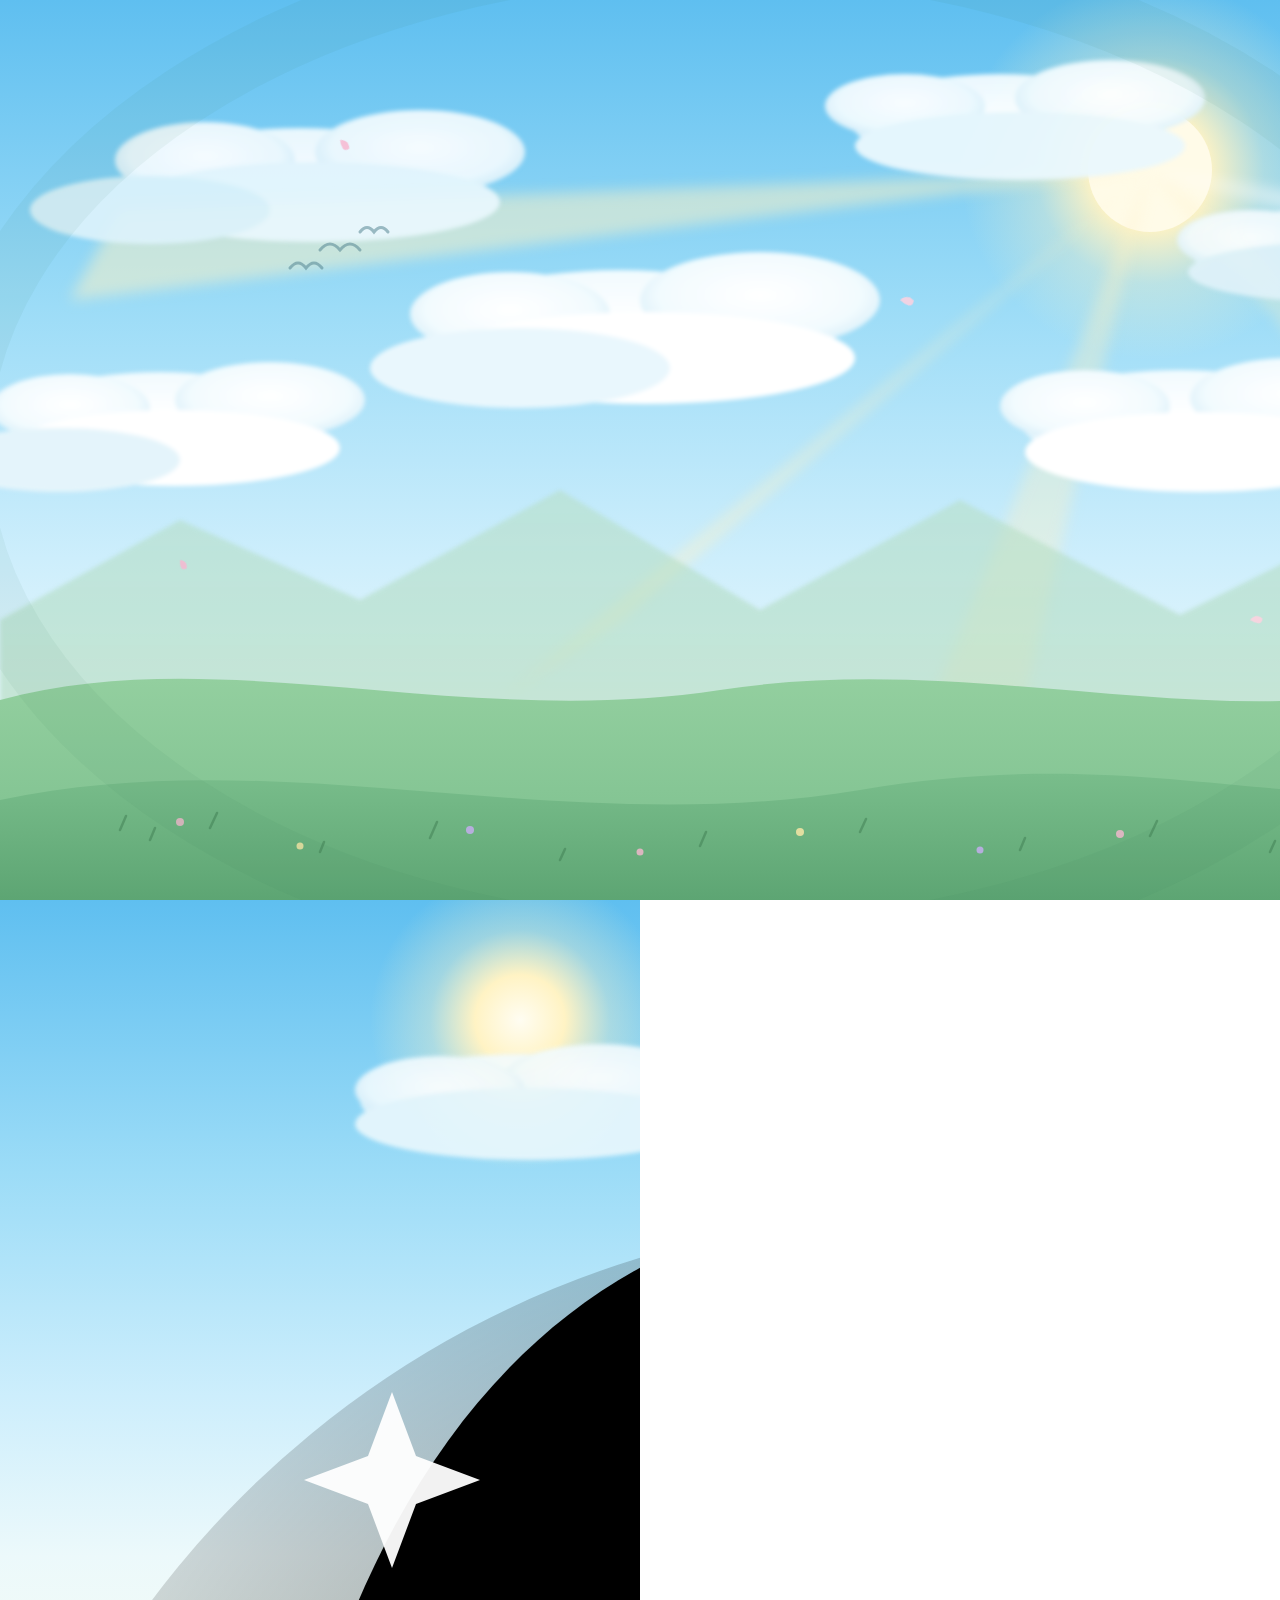
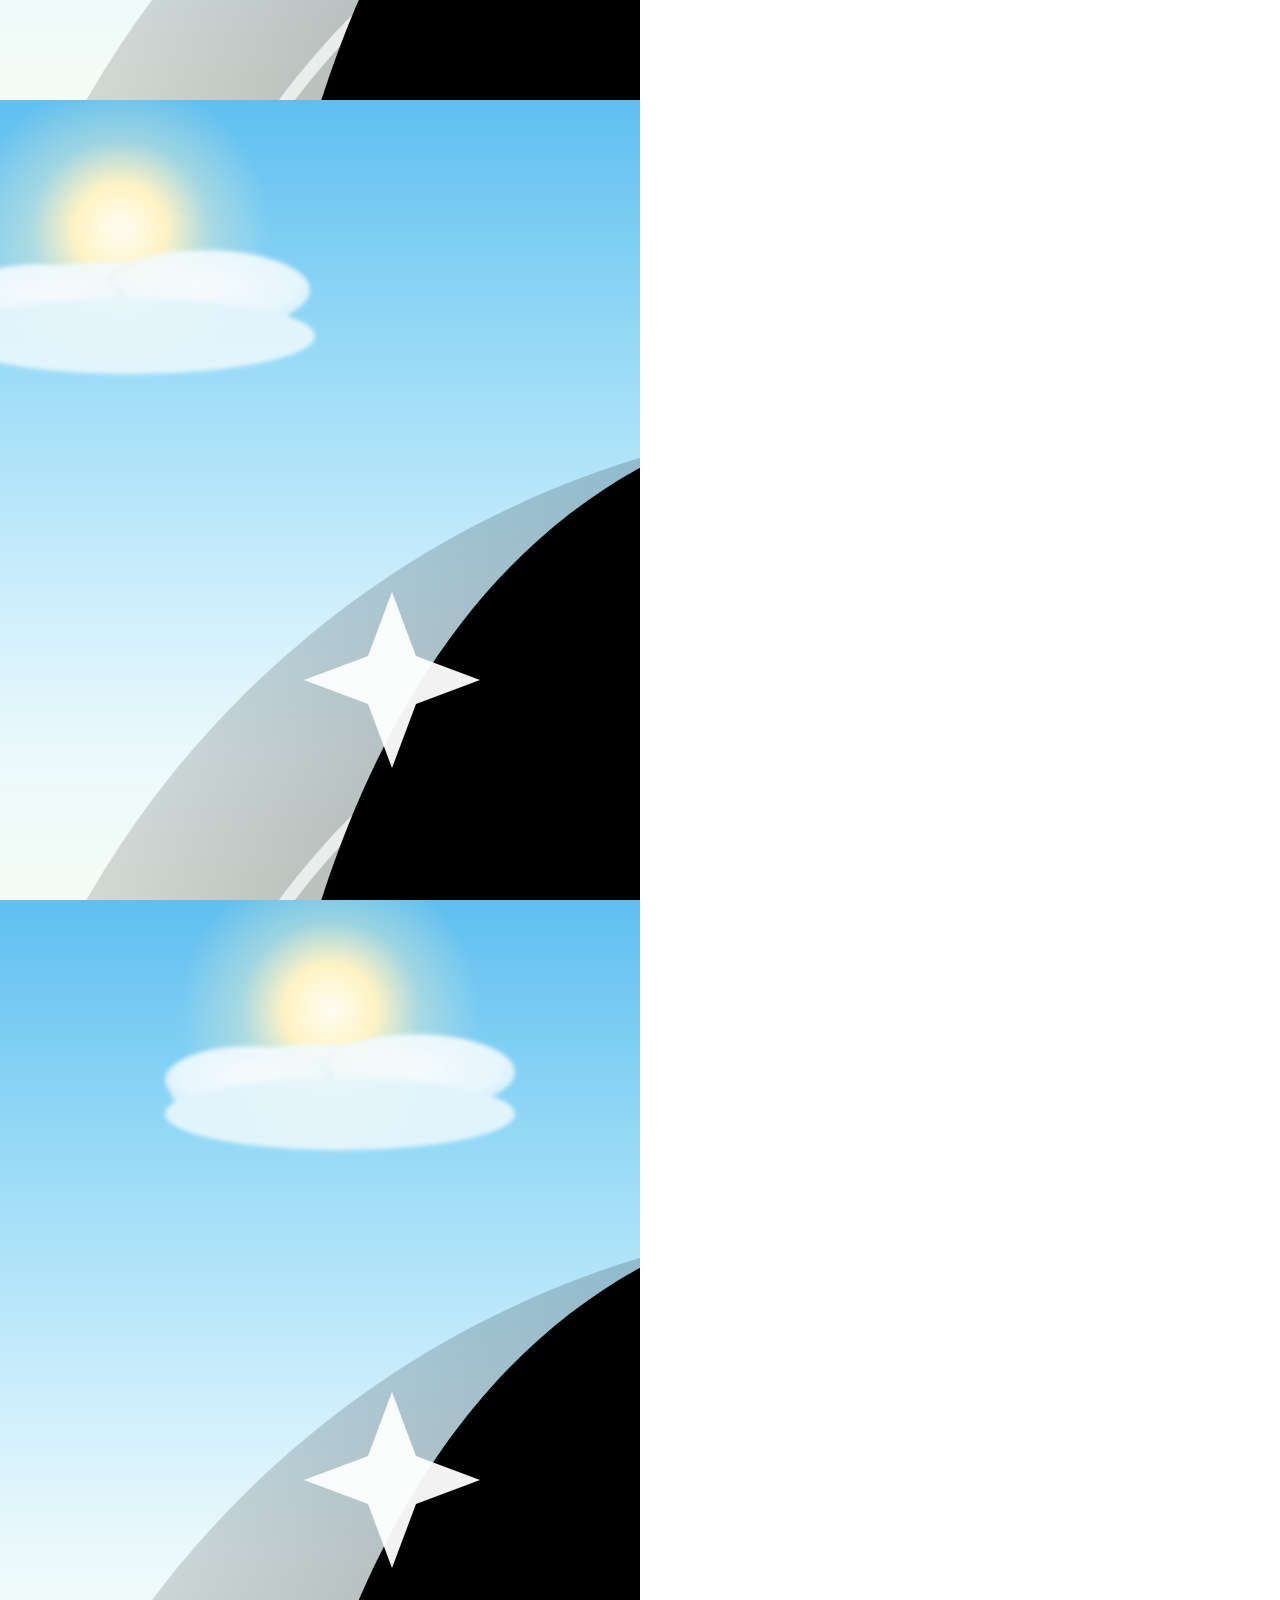
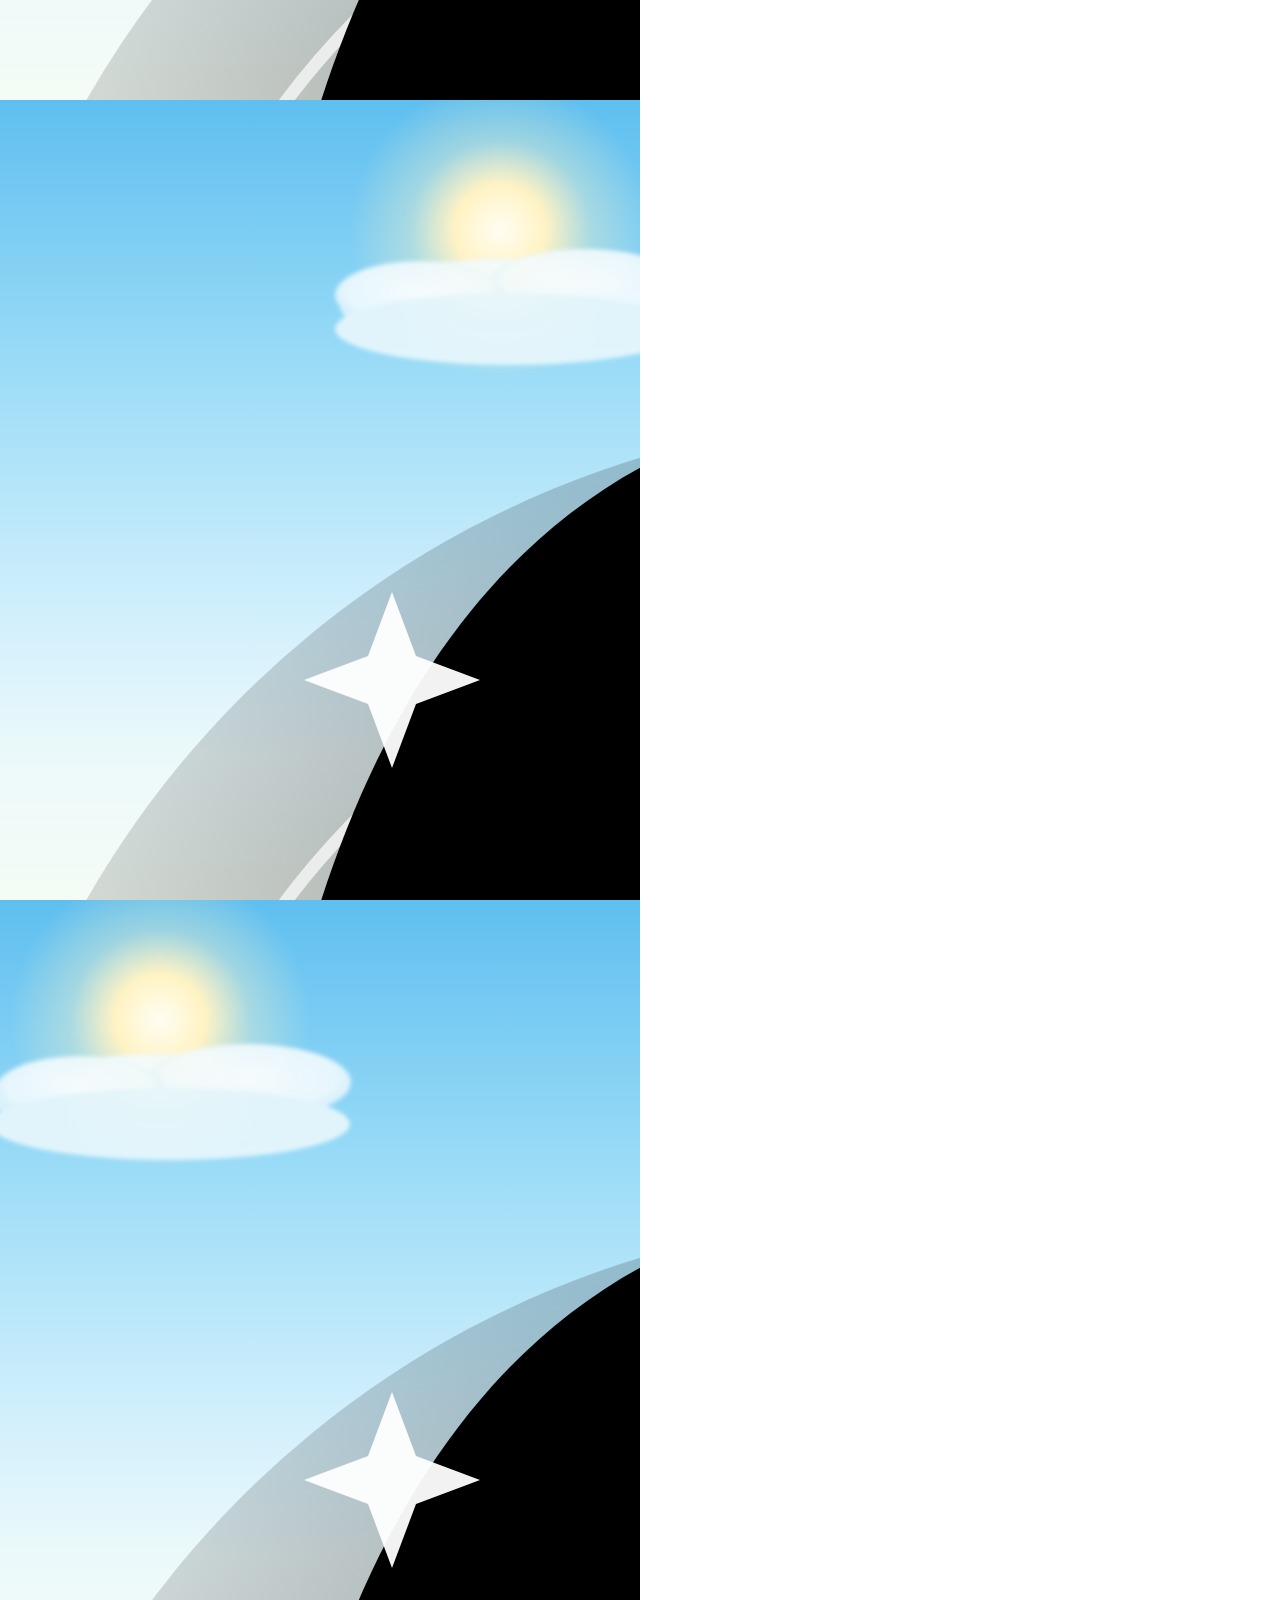
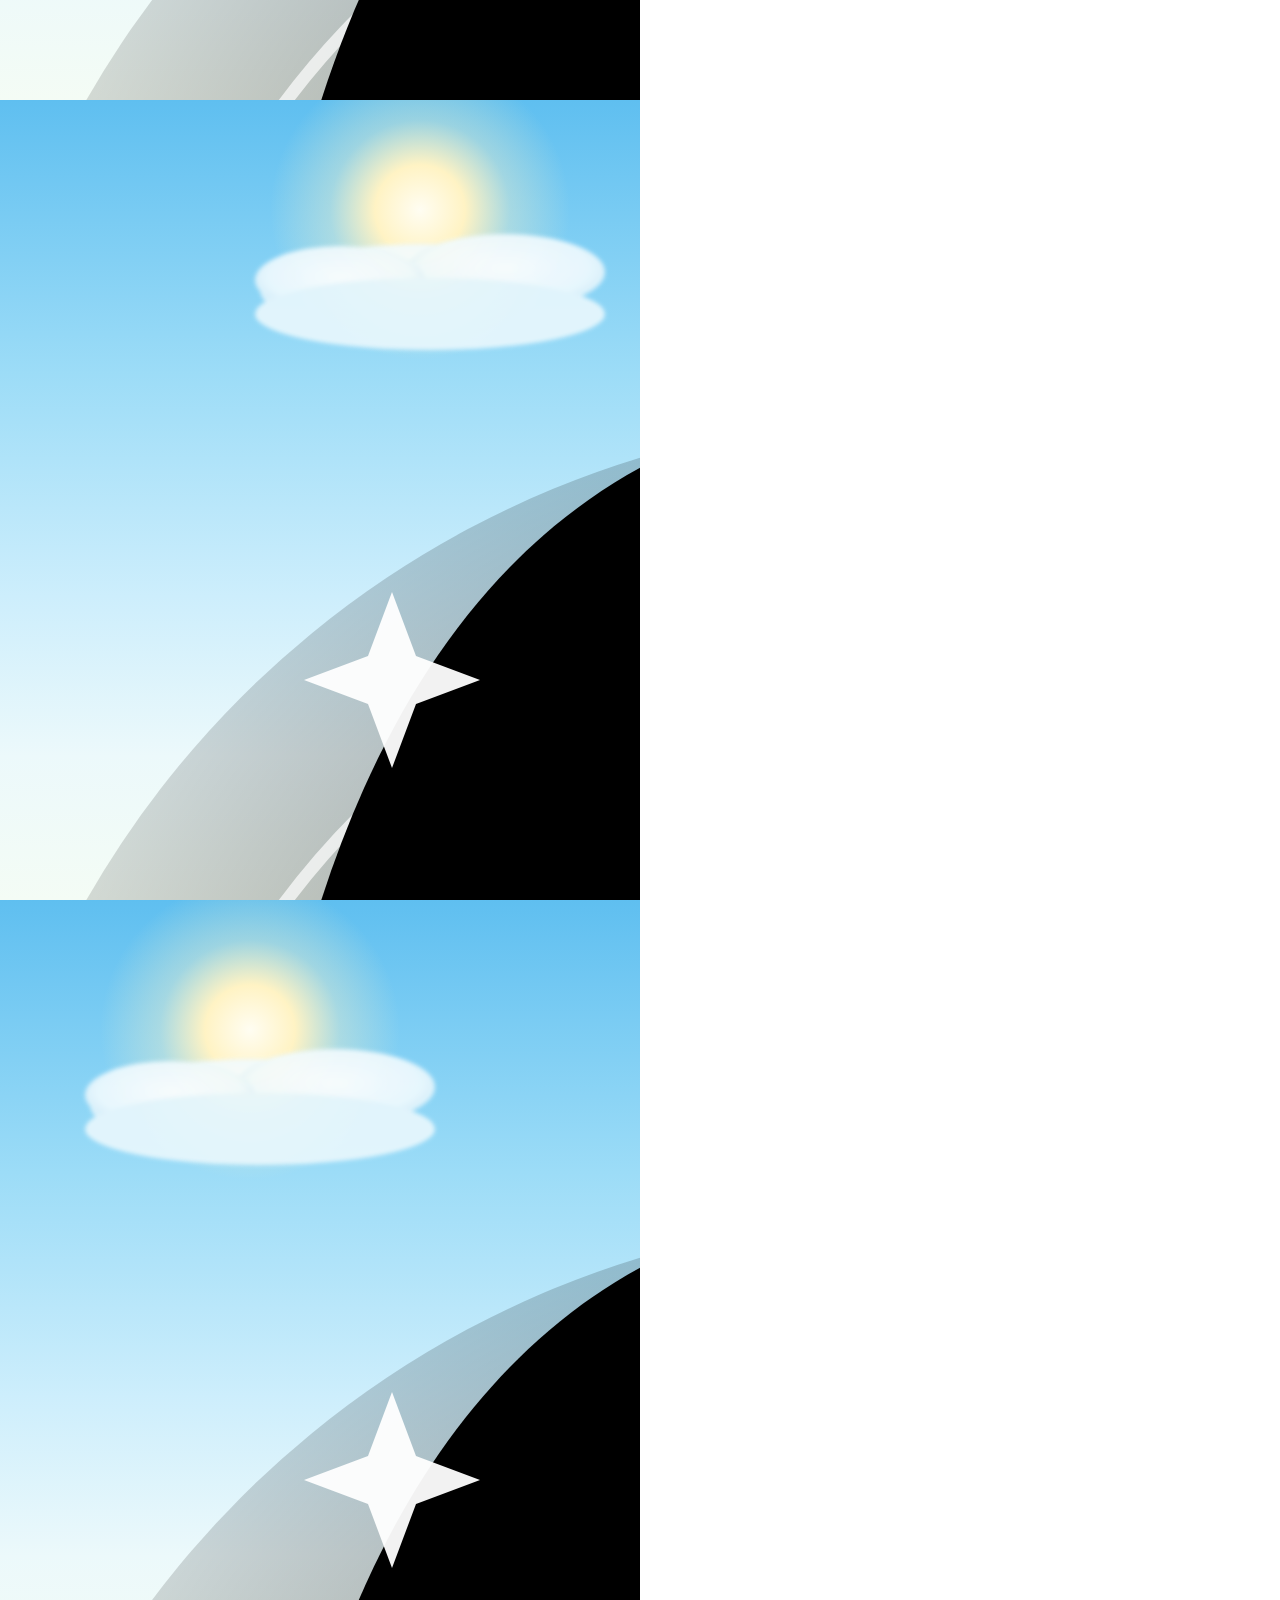
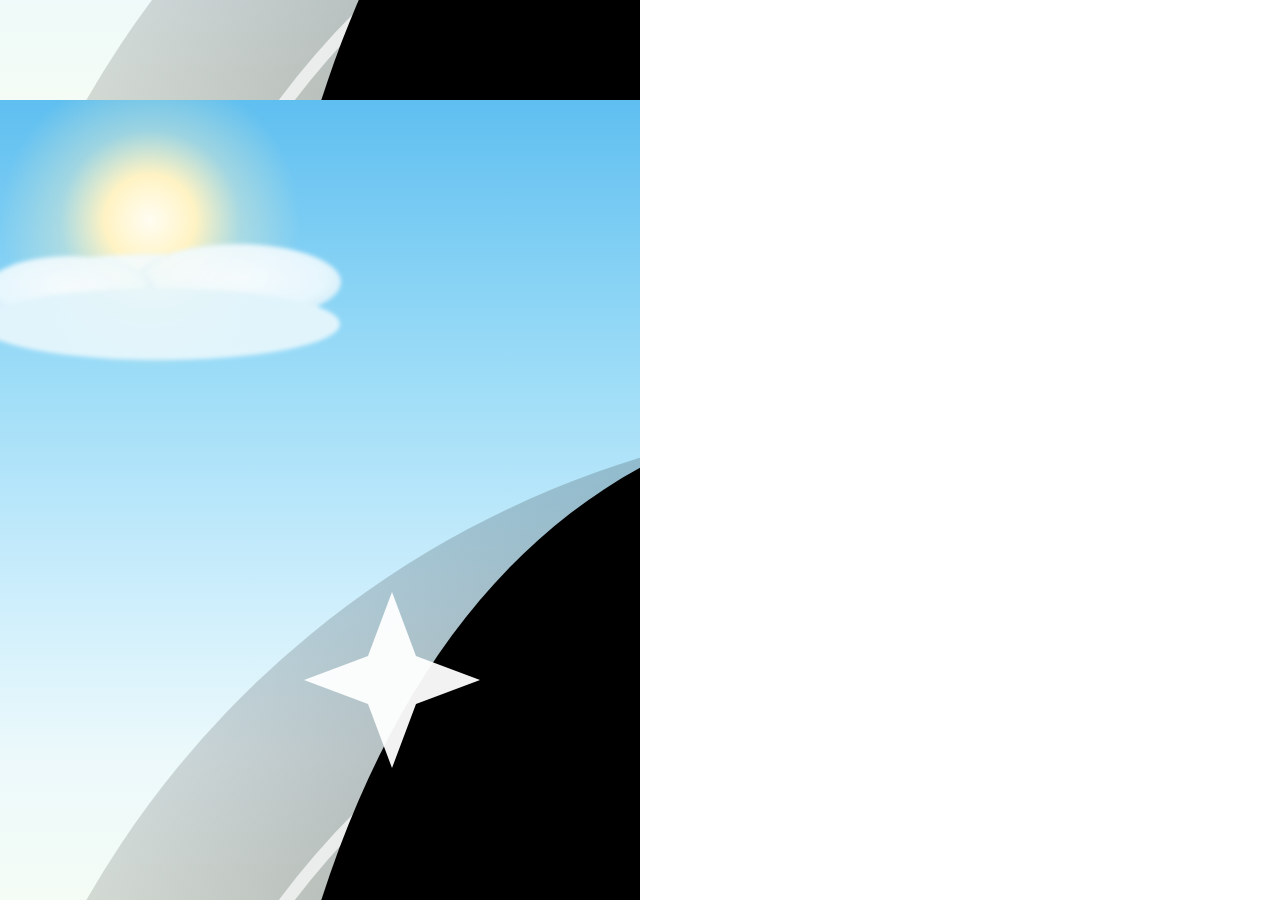
<file: render_src.html>
<!DOCTYPE html>
<html lang="ru">
<head>
<meta charset="UTF-8">
<meta name="viewport" content="width=device-width, initial-scale=1.0">
<title>Render source — Project Miku</title>
<style>
  html, body { margin: 0; padding: 0; scroll-behavior: auto; background: #fff; }
  .stage { display: block; }
  .bg-stage { width: 1440px; height: 900px; }
  .char-stage { width: 640px; height: 800px; }
  svg { display: block; }
</style>
</head>
<body>

<!-- ================== ФОН: АНИМЕ-НЕБО С ОБЛАКАМИ (1440x900) ================== -->
<div class="stage bg-stage" id="bg">
<svg width="1440" height="900" viewBox="0 0 1440 900" xmlns="http://www.w3.org/2000/svg">
  <defs>
    <linearGradient id="skyG" x1="0" y1="0" x2="0" y2="1">
      <stop offset="0%" stop-color="#5fbff0"/>
      <stop offset="34%" stop-color="#9cdcf7"/>
      <stop offset="62%" stop-color="#cdeefc"/>
      <stop offset="82%" stop-color="#ecf9fb"/>
      <stop offset="100%" stop-color="#f4fcf5"/>
    </linearGradient>
    <radialGradient id="sunG" cx="50%" cy="50%" r="50%">
      <stop offset="0%" stop-color="#fffdf2"/>
      <stop offset="30%" stop-color="#fff3c4"/>
      <stop offset="60%" stop-color="rgba(255,243,196,0.35)"/>
      <stop offset="100%" stop-color="rgba(255,243,196,0)"/>
    </radialGradient>
    <radialGradient id="cloudSh" cx="50%" cy="45%" r="60%">
      <stop offset="0%" stop-color="#ffffff"/>
      <stop offset="70%" stop-color="#f2fbfe"/>
      <stop offset="100%" stop-color="#d2ecf9"/>
    </radialGradient>
    <linearGradient id="hillFar" x1="0" y1="0" x2="0" y2="1">
      <stop offset="0%" stop-color="#b7dfc4"/>
      <stop offset="100%" stop-color="#9fd0ae"/>
    </linearGradient>
    <linearGradient id="hillMid" x1="0" y1="0" x2="0" y2="1">
      <stop offset="0%" stop-color="#93cf9f"/>
      <stop offset="100%" stop-color="#79bd8b"/>
    </linearGradient>
    <linearGradient id="hillNear" x1="0" y1="0" x2="0" y2="1">
      <stop offset="0%" stop-color="#79bd8b"/>
      <stop offset="100%" stop-color="#5da573"/>
    </linearGradient>
    <filter id="soft" x="-20%" y="-20%" width="140%" height="140%">
      <feGaussianBlur stdDeviation="2"/>
    </filter>
    <filter id="blur6" x="-50%" y="-50%" width="200%" height="200%">
      <feGaussianBlur stdDeviation="7"/>
    </filter>
    <filter id="blur3" x="-30%" y="-30%" width="160%" height="160%">
      <feGaussianBlur stdDeviation="3"/>
    </filter>
  </defs>

  <rect width="1440" height="900" fill="url(#skyG)"/>

  <!-- Солнце и свечение -->
  <circle cx="1150" cy="170" r="190" fill="url(#sunG)"/>
  <circle cx="1150" cy="170" r="62" fill="#fffbe8"/>

  <!-- Лучи -->
  <g filter="url(#blur6)" opacity="0.5">
    <path d="M1150 170 L 70 300 L 120 210 Z" fill="#fff3c4"/>
    <path d="M1150 170 L 500 700 L 620 620 Z" fill="#fff3c4"/>
    <path d="M1150 170 L 900 780 L 1010 760 Z" fill="#fff3c4" opacity="0.7"/>
    <path d="M1150 170 L 1340 200 L 1400 240 Z" fill="#ffffff"/>
    <path d="M1150 170 L 1410 480 L 1430 380 Z" fill="#fff3c4" opacity="0.6"/>
  </g>

  <!-- Облака заднего плана -->
  <g filter="url(#soft)">
    <g opacity="0.92">
      <ellipse cx="300" cy="180" rx="170" ry="52" fill="url(#cloudSh)"/>
      <ellipse cx="420" cy="152" rx="105" ry="42" fill="url(#cloudSh)"/>
      <ellipse cx="205" cy="160" rx="90" ry="38" fill="url(#cloudSh)"/>
      <ellipse cx="315" cy="202" rx="185" ry="40" fill="#eaf8fd"/>
      <ellipse cx="150" cy="210" rx="120" ry="34" fill="#ddf2fb"/>
    </g>
    <g opacity="0.95">
      <ellipse cx="1000" cy="120" rx="150" ry="46" fill="url(#cloudSh)"/>
      <ellipse cx="1110" cy="98" rx="95" ry="38" fill="url(#cloudSh)"/>
      <ellipse cx="905" cy="106" rx="80" ry="32" fill="url(#cloudSh)"/>
      <ellipse cx="1020" cy="146" rx="165" ry="34" fill="#eaf8fd"/>
    </g>
    <g opacity="0.9">
      <ellipse cx="1330" cy="250" rx="140" ry="42" fill="url(#cloudSh)"/>
      <ellipse cx="1420" cy="234" rx="88" ry="34" fill="url(#cloudSh)"/>
      <ellipse cx="1252" cy="240" rx="75" ry="30" fill="url(#cloudSh)"/>
      <ellipse cx="1340" cy="272" rx="152" ry="30" fill="#e0f2fa"/>
    </g>
  </g>

  <!-- Облака переднего плана -->
  <g filter="url(#soft)">
    <g>
      <ellipse cx="620" cy="330" rx="190" ry="60" fill="url(#cloudSh)"/>
      <ellipse cx="760" cy="300" rx="120" ry="48" fill="url(#cloudSh)"/>
      <ellipse cx="510" cy="314" rx="100" ry="42" fill="url(#cloudSh)"/>
      <ellipse cx="645" cy="358" rx="210" ry="46" fill="#ffffff"/>
      <ellipse cx="520" cy="368" rx="150" ry="40" fill="#e9f7fd"/>
    </g>
    <g>
      <ellipse cx="160" cy="420" rx="150" ry="48" fill="url(#cloudSh)"/>
      <ellipse cx="270" cy="400" rx="95" ry="38" fill="url(#cloudSh)"/>
      <ellipse cx="70" cy="408" rx="80" ry="34" fill="url(#cloudSh)"/>
      <ellipse cx="175" cy="448" rx="165" ry="38" fill="#ffffff"/>
      <ellipse cx="60" cy="460" rx="120" ry="32" fill="#e4f4fb"/>
    </g>
    <g>
      <ellipse cx="1180" cy="420" rx="160" ry="50" fill="url(#cloudSh)"/>
      <ellipse cx="1290" cy="398" rx="100" ry="40" fill="url(#cloudSh)"/>
      <ellipse cx="1085" cy="406" rx="85" ry="36" fill="url(#cloudSh)"/>
      <ellipse cx="1200" cy="452" rx="175" ry="40" fill="#ffffff"/>
    </g>
  </g>

  <!-- Дальние горы -->
  <g filter="url(#soft)" opacity="0.55">
    <path d="M0 620 L 180 520 L 360 600 L 560 490 L 760 610 L 960 500 L 1180 615 L 1330 540 L 1440 590 L 1440 900 L 0 900 Z" fill="url(#hillFar)"/>
  </g>

  <!-- Птицы -->
  <g stroke="#4a7d8a" stroke-width="3" fill="none" stroke-linecap="round" opacity="0.5">
    <path d="M320 250 q 10 -12 20 0 q 10 -12 20 0"/>
    <path d="M360 232 q 7 -9 14 0 q 7 -9 14 0"/>
    <path d="M290 268 q 8 -10 16 0 q 8 -10 16 0"/>
  </g>

  <!-- Средние холмы -->
  <path d="M0 700 C 220 640 460 730 720 690 C 980 650 1220 740 1440 680 L 1440 900 L 0 900 Z" fill="url(#hillMid)"/>

  <!-- Ближние холмы -->
  <path d="M0 800 C 280 740 560 840 860 790 C 1140 742 1300 820 1440 780 L 1440 900 L 0 900 Z" fill="url(#hillNear)"/>

  <!-- Трава-штрихи на ближнем холме -->
  <g stroke="#3f7d52" stroke-width="2.5" stroke-linecap="round" opacity="0.5">
    <path d="M120 830 l 6 -14 M150 840 l 5 -12 M210 828 l 7 -15 M320 852 l 4 -10 M430 838 l 7 -16 M560 860 l 5 -11 M700 846 l 6 -14 M860 832 l 6 -13 M1020 850 l 5 -12 M1150 836 l 7 -15 M1270 852 l 5 -11 M1380 842 l 6 -13"/>
  </g>

  <!-- Цветы-точки -->
  <g opacity="0.8">
    <circle cx="180" cy="822" r="4" fill="#f7b8d0"/>
    <circle cx="300" cy="846" r="3.5" fill="#ffe9a8"/>
    <circle cx="470" cy="830" r="4" fill="#c9aef5"/>
    <circle cx="640" cy="852" r="3.5" fill="#f7b8d0"/>
    <circle cx="800" cy="832" r="4" fill="#ffe9a8"/>
    <circle cx="980" cy="850" r="3.5" fill="#c9aef5"/>
    <circle cx="1120" cy="834" r="4" fill="#f7b8d0"/>
    <circle cx="1290" cy="848" r="3.5" fill="#ffe9a8"/>
  </g>

  <!-- Лепестки сакуры -->
  <g opacity="0.85">
    <path d="M340 140 q 8 -4 12 4 q -4 8 -12 -4" fill="#f7b8d0" transform="rotate(24 340 140)"/>
    <path d="M900 300 q 9 -4 13 5 q -5 9 -13 -5" fill="#ffd1e0" transform="rotate(-18 900 300)"/>
    <path d="M180 560 q 7 -3 10 4 q -4 7 -10 -4" fill="#f7b8d0" transform="rotate(30 180 560)"/>
    <path d="M1250 620 q 8 -4 12 4 q -4 8 -12 -4" fill="#ffd1e0" transform="rotate(-26 1250 620)"/>
  </g>

  <!-- Виньетка -->
  <rect width="1440" height="900" fill="none" stroke="#fff" stroke-width="0" opacity="0"/>
  <ellipse cx="720" cy="450" rx="760" ry="500" fill="none" stroke="#3f7a5c" stroke-width="60" opacity="0.06"/>
</svg>
</div>

<!-- ================== ПОРТРЕТЫ (640x800) ================== -->
<svg class="svg-defs" style="position:absolute;width:0;height:0" xmlns="http://www.w3.org/2000/svg">
  <defs>
    <filter id="f-soft" x="-40%" y="-40%" width="180%" height="180%">
      <feGaussianBlur stdDeviation="3"/>
    </filter>
    <radialGradient id="auraB" cx="50%" cy="42%" r="62%">
      <stop offset="0%" stop-color="var(--aura)" stop-opacity="0.55"/>
      <stop offset="100%" stop-color="var(--aura)" stop-opacity="0"/>
    </radialGradient>
    <linearGradient id="hairB" x1="0" y1="0" x2="0" y2="1">
      <stop offset="0%" stop-color="var(--hair-light)"/>
      <stop offset="55%" stop-color="var(--hair)"/>
      <stop offset="100%" stop-color="var(--hair-dark)"/>
    </linearGradient>
    <radialGradient id="eyeB" cx="38%" cy="34%" r="75%">
      <stop offset="0%" stop-color="var(--eye-light)"/>
      <stop offset="55%" stop-color="var(--eye)"/>
      <stop offset="100%" stop-color="var(--eye-dark)"/>
    </radialGradient>
    <symbol id="bust" viewBox="0 0 240 300">
      <circle cx="120" cy="152" r="120" fill="url(#auraB)"/>
      <circle cx="120" cy="152" r="99" fill="none" stroke="rgba(255,255,255,0.7)" stroke-width="1.6"/>
      <circle cx="120" cy="152" r="85" fill="none" stroke="rgba(255,255,255,0.45)" stroke-width="1" stroke-dasharray="3.5 7"/>
      <path d="M120 30 C 50 30 28 112 38 200 C 46 260 78 280 120 282 C 162 280 194 260 202 200 C 212 112 190 30 120 30 Z" fill="url(#hairB)"/>
      <path d="M28 300 C 34 250 78 234 120 234 C 162 234 206 250 212 300 Z" fill="var(--outfit)"/>
      <path d="M88 240 L 120 276 L 152 240 C 138 226 102 226 88 240 Z" fill="var(--outfit-accent)"/>
      <path d="M88 240 L 120 276 L 152 240" stroke="var(--outfit-accent)" stroke-width="2.5" fill="none" stroke-linecap="round" opacity="0.85"/>
      <circle cx="120" cy="262" r="5.5" fill="#ffffff" opacity="0.95"/>
      <circle cx="120" cy="262" r="5.5" fill="none" stroke="var(--gold-color, #e0a838)" stroke-width="1.6"/>
      <path d="M108 150 L 132 150 L 130 198 C 128 206 112 206 110 198 Z" fill="var(--skin)"/>
      <path d="M120 160 L 131 199 C 129 205 120 205 120 198 Z" fill="rgba(60,40,30,0.10)"/>
      <ellipse cx="120" cy="118" rx="36" ry="42" fill="var(--skin)"/>
      <ellipse cx="84" cy="126" rx="6.5" ry="10.5" fill="var(--skin)"/>
      <ellipse cx="156" cy="126" rx="6.5" ry="10.5" fill="var(--skin)"/>
      <path d="M82 98 C 66 120 62 164 70 204 C 75 234 88 248 96 254 C 90 224 87 192 92 160 C 96 128 101 110 106 98 Z" fill="url(#hairB)"/>
      <path d="M158 98 C 174 120 178 164 170 204 C 165 234 152 248 144 254 C 150 224 153 192 148 160 C 144 128 139 110 134 98 Z" fill="url(#hairB)"/>
      <path d="M120 50 C 84 50 70 90 72 132 C 73 154 82 168 94 176 C 90 152 94 128 104 116 C 114 106 126 106 136 116 C 146 128 150 152 146 176 C 158 168 167 154 168 132 C 170 90 156 50 120 50 Z" fill="url(#hairB)"/>
      <path d="M76 116 C 84 90 100 80 120 80 C 140 80 156 90 164 116 C 156 97 140 89 120 89 C 100 89 84 97 76 116 Z" fill="var(--hair-light)"/>
      <path d="M98 62 C 106 57 114 55 120 56 C 113 66 106 80 100 94 C 94 80 92 68 98 62 Z" fill="#ffffff" opacity="0.5"/>
      <path d="M128 58 C 134 66 138 82 136 96 C 142 80 143 66 128 58 Z" fill="#ffffff" opacity="0.25"/>
      <ellipse cx="102" cy="128" rx="9.5" ry="12" fill="#ffffff"/>
      <ellipse cx="138" cy="128" rx="9.5" ry="12" fill="#ffffff"/>
      <ellipse cx="103" cy="129" rx="6.5" ry="9" fill="url(#eyeB)"/>
      <ellipse cx="137" cy="129" rx="6.5" ry="9" fill="url(#eyeB)"/>
      <circle cx="105.5" cy="125.2" r="2.7" fill="#ffffff"/>
      <circle cx="139.5" cy="125.2" r="2.7" fill="#ffffff"/>
      <circle cx="100.5" cy="132.4" r="1.4" fill="#ffffff" opacity="0.85"/>
      <circle cx="134.5" cy="132.4" r="1.4" fill="#ffffff" opacity="0.85"/>
      <path d="M92 119 Q 102 113 112 118" stroke="var(--hair-dark)" stroke-width="2.8" fill="none" stroke-linecap="round"/>
      <path d="M128 118 Q 138 113 148 119" stroke="var(--hair-dark)" stroke-width="2.8" fill="none" stroke-linecap="round"/>
      <path d="M94 110 Q 103 105 112 109" stroke="var(--hair-dark)" stroke-width="2.1" fill="none" stroke-linecap="round" opacity="0.8"/>
      <path d="M128 109 Q 137 105 146 110" stroke="var(--hair-dark)" stroke-width="2.1" fill="none" stroke-linecap="round" opacity="0.8"/>
      <ellipse cx="94" cy="142" rx="7" ry="4" fill="rgba(255,120,140,0.3)"/>
      <ellipse cx="146" cy="142" rx="7" ry="4" fill="rgba(255,120,140,0.3)"/>
      <path d="M114 150 Q 120 155.5 126 150" stroke="#d98a8a" stroke-width="2.2" fill="none" stroke-linecap="round"/>
      <path d="M54 54 l3 8 8 3 -8 3 -3 8 -3 -8 -8 -3 8 -3 Z" fill="#ffffff" opacity="0.95"/>
      <path d="M184 76 l2.5 6.5 6.5 2.5 -6.5 2.5 -2.5 6.5 -2.5 -6.5 -6.5 -2.5 6.5 -2.5 Z" fill="#ffffff" opacity="0.75"/>
      <circle cx="172" cy="122" r="1.8" fill="#ffffff" opacity="0.85"/>
      <circle cx="64" cy="152" r="1.5" fill="#ffffff" opacity="0.8"/>
      <circle cx="176" cy="162" r="2.2" fill="var(--aura)" opacity="0.5"/>
      <circle cx="62" cy="198" r="2.6" fill="var(--aura)" opacity="0.4"/>
      <path d="M92 96 q 4 -10 12 -10 q 8 0 12 10" stroke="var(--hair-light)" stroke-width="2" fill="none" opacity="0.6"/>
    </symbol>
  </defs>
</svg>

<div class="stage char-stage" id="char-lirael">
<svg width="640" height="800" viewBox="0 0 640 800" xmlns="http://www.w3.org/2000/svg" style="--aura:#1fa2a2;--hair:#e8e4f5;--hair-light:#f7f5ff;--hair-dark:#b9aed8;--skin:#ffe9d6;--eye:#2bb3b3;--eye-light:#a7ecf2;--eye-dark:#12808f;--outfit:#eef1ff;--outfit-accent:#1fa2a2;--gold-color:#e0a838">
  <rect width="640" height="800" fill="url(#skyG)"/>
  <circle cx="520" cy="120" r="150" fill="url(#sunG)"/>
  <g filter="url(#soft)" opacity="0.9">
    <ellipse cx="520" cy="200" rx="160" ry="46" fill="url(#cloudSh)"/>
    <ellipse cx="600" cy="182" rx="100" ry="38" fill="url(#cloudSh)"/>
    <ellipse cx="440" cy="190" rx="85" ry="34" fill="url(#cloudSh)"/>
    <ellipse cx="530" cy="224" rx="175" ry="36" fill="#eaf8fd"/>
  </g>
  <g transform="translate(-40 60) scale(3)">
    <use href="#bust"/>
  </g>
</svg>
</div>

<div class="stage char-stage" id="char-iris">
<svg width="640" height="800" viewBox="0 0 640 800" xmlns="http://www.w3.org/2000/svg" style="--aura:#e25822;--hair:#d94f30;--hair-light:#f08a5b;--hair-dark:#a8321c;--skin:#ffe3cf;--eye:#f0a030;--eye-light:#ffd98a;--eye-dark:#b06a10;--outfit:#ffdfd0;--outfit-accent:#e25822;--gold-color:#f4c97a">
  <rect width="640" height="800" fill="url(#skyG)"/>
  <circle cx="120" cy="130" r="150" fill="url(#sunG)"/>
  <g filter="url(#soft)" opacity="0.9">
    <ellipse cx="120" cy="210" rx="170" ry="48" fill="url(#cloudSh)"/>
    <ellipse cx="205" cy="190" rx="105" ry="40" fill="url(#cloudSh)"/>
    <ellipse cx="40" cy="198" rx="85" ry="34" fill="url(#cloudSh)"/>
    <ellipse cx="130" cy="236" rx="185" ry="38" fill="#eaf8fd"/>
  </g>
  <g transform="translate(-40 60) scale(3)">
    <use href="#bust"/>
  </g>
</svg>
</div>

<div class="stage char-stage" id="char-flora">
<svg width="640" height="800" viewBox="0 0 640 800" xmlns="http://www.w3.org/2000/svg" style="--aura:#7bb661;--hair:#7fbf6a;--hair-light:#b5e0a0;--hair-dark:#4e8a4a;--skin:#ffe9d6;--eye:#3f9d5a;--eye-light:#b0e8a0;--eye-dark:#1f6b38;--outfit:#eaf5e0;--outfit-accent:#7bb661;--gold-color:#e0a838">
  <rect width="640" height="800" fill="url(#skyG)"/>
  <circle cx="330" cy="110" r="150" fill="url(#sunG)"/>
  <g filter="url(#soft)" opacity="0.9">
    <ellipse cx="330" cy="190" rx="160" ry="46" fill="url(#cloudSh)"/>
    <ellipse cx="415" cy="172" rx="100" ry="38" fill="url(#cloudSh)"/>
    <ellipse cx="250" cy="180" rx="85" ry="34" fill="url(#cloudSh)"/>
    <ellipse cx="340" cy="214" rx="175" ry="36" fill="#eaf8fd"/>
  </g>
  <g transform="translate(-40 60) scale(3)">
    <use href="#bust"/>
  </g>
</svg>
</div>

<div class="stage char-stage" id="char-akari">
<svg width="640" height="800" viewBox="0 0 640 800" xmlns="http://www.w3.org/2000/svg" style="--aura:#7fd4e8;--hair:#f7b8d0;--hair-light:#ffdce8;--hair-dark:#d98aa8;--skin:#ffe9d6;--eye:#5fb8d8;--eye-light:#c4ecf8;--eye-dark:#2a7a9a;--outfit:#fdf2f7;--outfit-accent:#7fd4e8;--gold-color:#e0a838">
  <rect width="640" height="800" fill="url(#skyG)"/>
  <circle cx="500" cy="130" r="150" fill="url(#sunG)"/>
  <g filter="url(#soft)" opacity="0.9">
    <ellipse cx="500" cy="205" rx="160" ry="46" fill="url(#cloudSh)"/>
    <ellipse cx="585" cy="187" rx="100" ry="38" fill="url(#cloudSh)"/>
    <ellipse cx="420" cy="195" rx="85" ry="34" fill="url(#cloudSh)"/>
    <ellipse cx="510" cy="229" rx="175" ry="36" fill="#eaf8fd"/>
  </g>
  <g transform="translate(-40 60) scale(3)">
    <use href="#bust"/>
  </g>
</svg>
</div>

<div class="stage char-stage" id="char-miau">
<svg width="640" height="800" viewBox="0 0 640 800" xmlns="http://www.w3.org/2000/svg" style="--aura:#b06fd6;--hair:#f0a030;--hair-light:#ffd98a;--hair-dark:#c47a1a;--skin:#ffe9d6;--eye:#b06fd6;--eye-light:#e6c9f5;--eye-dark:#6a2f8f;--outfit:#fff3d6;--outfit-accent:#b06fd6;--gold-color:#e0a838">
  <rect width="640" height="800" fill="url(#skyG)"/>
  <circle cx="160" cy="120" r="150" fill="url(#sunG)"/>
  <g filter="url(#soft)" opacity="0.9">
    <ellipse cx="160" cy="200" rx="165" ry="46" fill="url(#cloudSh)"/>
    <ellipse cx="248" cy="182" rx="103" ry="38" fill="url(#cloudSh)"/>
    <ellipse cx="80" cy="190" rx="85" ry="34" fill="url(#cloudSh)"/>
    <ellipse cx="170" cy="224" rx="180" ry="36" fill="#eaf8fd"/>
  </g>
  <g transform="translate(-40 60) scale(3)">
    <use href="#bust"/>
  </g>
</svg>
</div>

<div class="stage char-stage" id="char-sora">
<svg width="640" height="800" viewBox="0 0 640 800" xmlns="http://www.w3.org/2000/svg" style="--aura:#3b7dd8;--hair:#5b8fd8;--hair-light:#9cc0f0;--hair-dark:#3a5fa8;--skin:#ffe9d6;--eye:#2a5fc0;--eye-light:#a8c8f5;--eye-dark:#10356f;--outfit:#eaf2ff;--outfit-accent:#3b7dd8;--gold-color:#e0a838">
  <rect width="640" height="800" fill="url(#skyG)"/>
  <circle cx="420" cy="110" r="150" fill="url(#sunG)"/>
  <g filter="url(#soft)" opacity="0.9">
    <ellipse cx="420" cy="190" rx="160" ry="46" fill="url(#cloudSh)"/>
    <ellipse cx="505" cy="172" rx="100" ry="38" fill="url(#cloudSh)"/>
    <ellipse cx="340" cy="180" rx="85" ry="34" fill="url(#cloudSh)"/>
    <ellipse cx="430" cy="214" rx="175" ry="36" fill="#eaf8fd"/>
  </g>
  <g transform="translate(-40 60) scale(3)">
    <use href="#bust"/>
  </g>
</svg>
</div>

<div class="stage char-stage" id="char-ren">
<svg width="640" height="800" viewBox="0 0 640 800" xmlns="http://www.w3.org/2000/svg" style="--aura:#e8b84a;--hair:#8a6a3a;--hair-light:#b89a6a;--hair-dark:#5f4526;--skin:#f0d8b8;--eye:#8a5a2a;--eye-light:#d8b88a;--eye-dark:#4a2a0a;--outfit:#f5e8c8;--outfit-accent:#d4a017;--gold-color:#e0a838">
  <rect width="640" height="800" fill="url(#skyG)"/>
  <circle cx="250" cy="130" r="150" fill="url(#sunG)"/>
  <g filter="url(#soft)" opacity="0.9">
    <ellipse cx="250" cy="205" rx="160" ry="46" fill="url(#cloudSh)"/>
    <ellipse cx="335" cy="187" rx="100" ry="38" fill="url(#cloudSh)"/>
    <ellipse cx="170" cy="195" rx="85" ry="34" fill="url(#cloudSh)"/>
    <ellipse cx="260" cy="229" rx="175" ry="36" fill="#eaf8fd"/>
  </g>
  <g transform="translate(-40 60) scale(3)">
    <use href="#bust"/>
  </g>
</svg>
</div>

<div class="stage char-stage" id="char-arahna">
<svg width="640" height="800" viewBox="0 0 640 800" xmlns="http://www.w3.org/2000/svg" style="--aura:#7c3aed;--hair:#6a4a9a;--hair-light:#9a7ac8;--hair-dark:#452a6a;--skin:#f0d8e0;--eye:#7c3aed;--eye-light:#c9aef5;--eye-dark:#3a107a;--outfit:#efe6ff;--outfit-accent:#7c3aed;--gold-color:#e0a838">
  <rect width="640" height="800" fill="url(#skyG)"/>
  <circle cx="150" cy="120" r="150" fill="url(#sunG)"/>
  <g filter="url(#soft)" opacity="0.9">
    <ellipse cx="150" cy="200" rx="165" ry="46" fill="url(#cloudSh)"/>
    <ellipse cx="238" cy="182" rx="103" ry="38" fill="url(#cloudSh)"/>
    <ellipse cx="70" cy="190" rx="85" ry="34" fill="url(#cloudSh)"/>
    <ellipse cx="160" cy="224" rx="180" ry="36" fill="#eaf8fd"/>
  </g>
  <g transform="translate(-40 60) scale(3)">
    <use href="#bust"/>
  </g>
</svg>
</div>

<script>
(function () {
  var id = location.hash.slice(1);
  if (id) {
    var el = document.getElementById(id);
    if (el) el.scrollIntoView({ block: 'start' });
  }
})();
</script>
</body>
</html>
</file>
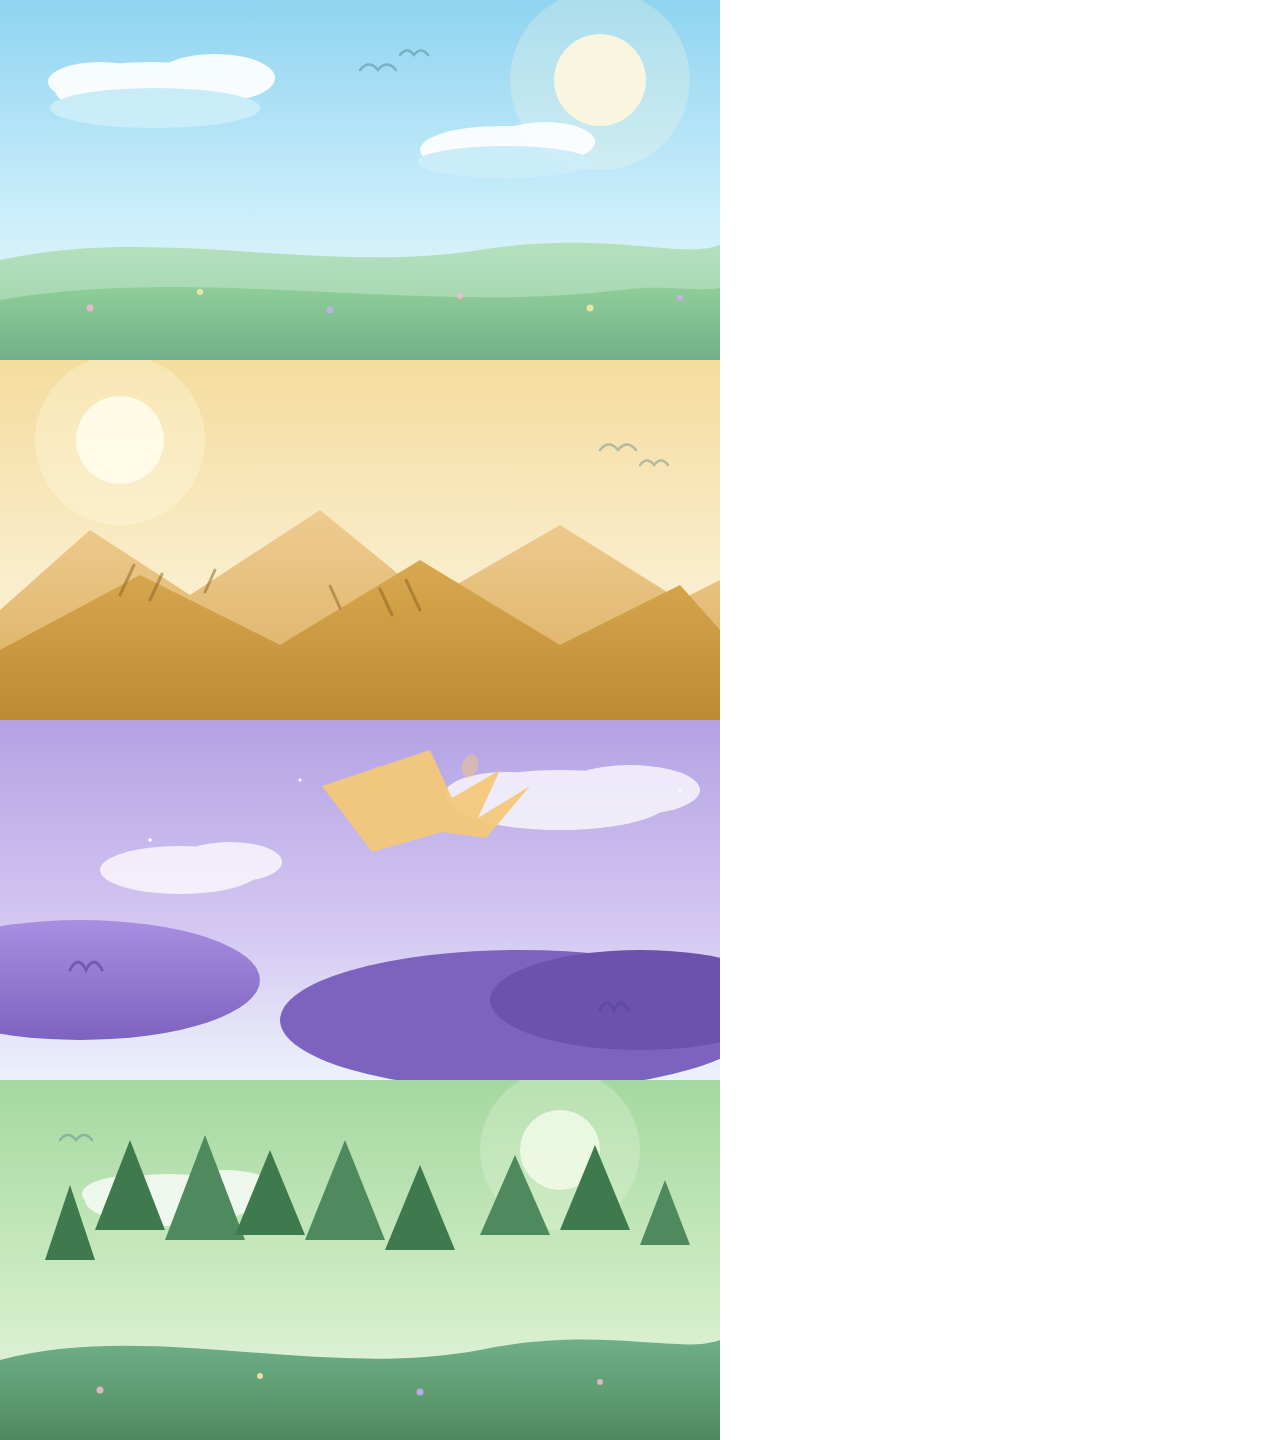
<file: render_src_regions.html>
<!DOCTYPE html>
<html lang="ru">
<head>
<meta charset="UTF-8">
<meta name="viewport" content="width=device-width, initial-scale=1.0">
<title>Render regions — Project Miku</title>
<style>
  html, body { margin: 0; padding: 0; scroll-behavior: auto; background: #fff; }
  .stage { display: block; width: 720px; height: 360px; }
  svg { display: block; }
</style>
</head>
<body>

<!-- ================= РАВНИНЫ ================= -->
<div class="stage" id="region-plains">
<svg width="720" height="360" viewBox="0 0 720 360" xmlns="http://www.w3.org/2000/svg">
  <defs>
    <linearGradient id="pSky" x1="0" y1="0" x2="0" y2="1">
      <stop offset="0%" stop-color="#8fd4f0"/>
      <stop offset="60%" stop-color="#cceefb"/>
      <stop offset="100%" stop-color="#eefbf6"/>
    </linearGradient>
    <linearGradient id="pHillB" x1="0" y1="0" x2="0" y2="1">
      <stop offset="0%" stop-color="#b5e0bd"/>
      <stop offset="100%" stop-color="#9ad0a8"/>
    </linearGradient>
    <linearGradient id="pHillF" x1="0" y1="0" x2="0" y2="1">
      <stop offset="0%" stop-color="#8fce9a"/>
      <stop offset="100%" stop-color="#6fb087"/>
    </linearGradient>
  </defs>
  <rect width="720" height="360" fill="url(#pSky)"/>
  <circle cx="600" cy="80" r="46" fill="#fff8dd" opacity="0.9"/>
  <circle cx="600" cy="80" r="90" fill="#fff8dd" opacity="0.25"/>
  <g fill="#ffffff" opacity="0.92">
    <ellipse cx="150" cy="90" rx="95" ry="28"/>
    <ellipse cx="215" cy="78" rx="60" ry="24"/>
    <ellipse cx="100" cy="82" rx="52" ry="20"/>
    <ellipse cx="155" cy="108" rx="105" ry="20" fill="#cdeefa"/>
    <ellipse cx="500" cy="150" rx="80" ry="24"/>
    <ellipse cx="545" cy="142" rx="50" ry="20"/>
    <ellipse cx="505" cy="162" rx="88" ry="16" fill="#cdeefa"/>
  </g>
  <g stroke="#4a7d8a" stroke-width="2.5" fill="none" stroke-linecap="round" opacity="0.45">
    <path d="M360 70 q 9 -11 18 0 q 9 -11 18 0"/>
    <path d="M400 55 q 7 -9 14 0 q 7 -9 14 0"/>
  </g>
  <path d="M0 260 C 160 225 320 275 480 250 C 610 230 680 260 720 245 L 720 360 L 0 360 Z" fill="url(#pHillB)"/>
  <path d="M0 300 C 200 265 420 315 620 290 C 665 284 695 292 720 288 L 720 360 L 0 360 Z" fill="url(#pHillF)"/>
  <g opacity="0.85">
    <circle cx="90" cy="308" r="3.5" fill="#f7b8d0"/>
    <circle cx="200" cy="292" r="3" fill="#ffe9a8"/>
    <circle cx="330" cy="310" r="3.5" fill="#c9aef5"/>
    <circle cx="460" cy="296" r="3" fill="#f7b8d0"/>
    <circle cx="590" cy="308" r="3.5" fill="#ffe9a8"/>
    <circle cx="680" cy="298" r="3" fill="#c9aef5"/>
  </g>
</svg>
</div>

<!-- ================= ЗОЛОТЫЕ СКАЛЫ ================= -->
<div class="stage" id="region-cliffs">
<svg width="720" height="360" viewBox="0 0 720 360" xmlns="http://www.w3.org/2000/svg">
  <defs>
    <linearGradient id="cSky" x1="0" y1="0" x2="0" y2="1">
      <stop offset="0%" stop-color="#f5dc9e"/>
      <stop offset="60%" stop-color="#faedcb"/>
      <stop offset="100%" stop-color="#fdf6e3"/>
    </linearGradient>
    <linearGradient id="cRockB" x1="0" y1="0" x2="0" y2="1">
      <stop offset="0%" stop-color="#eecb8f"/>
      <stop offset="100%" stop-color="#dcae60"/>
    </linearGradient>
    <linearGradient id="cRockF" x1="0" y1="0" x2="0" y2="1">
      <stop offset="0%" stop-color="#d9a94f"/>
      <stop offset="100%" stop-color="#bc8a33"/>
    </linearGradient>
  </defs>
  <rect width="720" height="360" fill="url(#cSky)"/>
  <circle cx="120" cy="80" r="44" fill="#fffbe8" opacity="0.95"/>
  <circle cx="120" cy="80" r="85" fill="#fffbe8" opacity="0.3"/>
  <path d="M0 250 L90 170 L190 235 L320 150 L430 240 L560 165 L680 240 L720 220 L720 360 L0 360 Z" fill="url(#cRockB)"/>
  <path d="M0 290 L140 215 L280 285 L420 200 L560 285 L680 225 L720 270 L720 360 L0 360 Z" fill="url(#cRockF)"/>
  <g stroke="#8a6220" stroke-width="3" fill="none" stroke-linecap="round" opacity="0.5">
    <path d="M120 235 l 14 -30 M150 240 l 12 -26 M205 232 l 10 -22"/>
    <path d="M420 250 l -14 -30 M392 255 l -12 -26 M340 248 l -10 -22"/>
  </g>
  <g stroke="#4a7d8a" stroke-width="2.5" fill="none" stroke-linecap="round" opacity="0.4">
    <path d="M600 90 q 9 -11 18 0 q 9 -11 18 0"/>
    <path d="M640 105 q 7 -9 14 0 q 7 -9 14 0"/>
  </g>
</svg>
</div>

<!-- ================= ГРОЗОВЫЕ ОСТРОВА ================= -->
<div class="stage" id="region-storm">
<svg width="720" height="360" viewBox="0 0 720 360" xmlns="http://www.w3.org/2000/svg">
  <defs>
    <linearGradient id="sSky" x1="0" y1="0" x2="0" y2="1">
      <stop offset="0%" stop-color="#b3a2e4"/>
      <stop offset="60%" stop-color="#d5c9f2"/>
      <stop offset="100%" stop-color="#ecf2fb"/>
    </linearGradient>
    <linearGradient id="sIsl" x1="0" y1="0" x2="0" y2="1">
      <stop offset="0%" stop-color="#a98fe0"/>
      <stop offset="100%" stop-color="#7d63c0"/>
    </linearGradient>
  </defs>
  <rect width="720" height="360" fill="url(#sSky)"/>
  <g fill="#ffffff" opacity="0.75">
    <ellipse cx="560" cy="80" rx="110" ry="30"/>
    <ellipse cx="630" cy="70" rx="70" ry="25"/>
    <ellipse cx="505" cy="74" rx="60" ry="22"/>
    <ellipse cx="180" cy="150" rx="80" ry="24"/>
    <ellipse cx="230" cy="142" rx="52" ry="20"/>
  </g>
  <path d="M430 30 L 452 78 L 500 50 L 478 98 L 530 66 L 486 118 L 442 112 L 372 132 L 322 66 Z" fill="#f4c97a" opacity="0.95"/>
  <ellipse cx="380" cy="60" rx="10" ry="14" fill="#f4c97a" opacity="0.5" transform="rotate(-18 380 60)"/>
  <ellipse cx="470" cy="46" rx="8" ry="12" fill="#f4c97a" opacity="0.45" transform="rotate(14 470 46)"/>
  <ellipse cx="80" cy="260" rx="180" ry="60" fill="url(#sIsl)"/>
  <ellipse cx="520" cy="300" rx="240" ry="70" fill="#7d63c0"/>
  <ellipse cx="640" cy="280" rx="150" ry="50" fill="#6a52ad"/>
  <path d="M70 250 q 8 -16 16 0 q 8 -16 16 0 M600 290 q 7 -14 14 0 q 7 -14 14 0" stroke="#5a4499" stroke-width="3" fill="none" stroke-linecap="round" opacity="0.6"/>
  <circle cx="150" cy="120" r="1.8" fill="#fff"/>
  <circle cx="680" cy="70" r="1.6" fill="#fff"/>
  <circle cx="300" cy="60" r="1.5" fill="#fff"/>
</svg>
</div>

<!-- ================= ТУМАННЫЕ ЛЕСА ================= -->
<div class="stage" id="region-forest">
<svg width="720" height="360" viewBox="0 0 720 360" xmlns="http://www.w3.org/2000/svg">
  <defs>
    <linearGradient id="fSky" x1="0" y1="0" x2="0" y2="1">
      <stop offset="0%" stop-color="#a5d8a0"/>
      <stop offset="60%" stop-color="#ceecc4"/>
      <stop offset="100%" stop-color="#eaf7e4"/>
    </linearGradient>
    <linearGradient id="fHill" x1="0" y1="0" x2="0" y2="1">
      <stop offset="0%" stop-color="#6fb087"/>
      <stop offset="100%" stop-color="#4f8a5f"/>
    </linearGradient>
  </defs>
  <rect width="720" height="360" fill="url(#fSky)"/>
  <circle cx="560" cy="70" r="40" fill="#f2fbe8" opacity="0.85"/>
  <circle cx="560" cy="70" r="80" fill="#f2fbe8" opacity="0.25"/>
  <g fill="#ffffff" opacity="0.75">
    <ellipse cx="170" cy="120" rx="85" ry="26"/>
    <ellipse cx="225" cy="112" rx="55" ry="22"/>
    <ellipse cx="130" cy="114" rx="48" ry="18"/>
  </g>
  <path d="M0 280 C 150 240 320 300 480 270 C 600 245 680 275 720 260 L 720 360 L 0 360 Z" fill="url(#fHill)"/>
  <path d="M95 150 L 130 60 L 165 150 Z" fill="#3f7a4e"/>
  <path d="M165 160 L 205 55 L 245 160 Z" fill="#4f8a5f"/>
  <path d="M235 155 L 270 70 L 305 155 Z" fill="#3f7a4e"/>
  <path d="M305 160 L 345 60 L 385 160 Z" fill="#4f8a5f"/>
  <path d="M560 150 L 595 65 L 630 150 Z" fill="#3f7a4e"/>
  <path d="M480 155 L 515 75 L 550 155 Z" fill="#4f8a5f"/>
  <path d="M45 180 L 70 105 L 95 180 Z" fill="#3f7a4e"/>
  <path d="M385 170 L 420 85 L 455 170 Z" fill="#3f7a4e"/>
  <path d="M640 165 L 665 100 L 690 165 Z" fill="#4f8a5f"/>
  <g opacity="0.85">
    <circle cx="100" cy="310" r="3.5" fill="#f7b8d0"/>
    <circle cx="260" cy="296" r="3" fill="#ffe9a8"/>
    <circle cx="420" cy="312" r="3.5" fill="#c9aef5"/>
    <circle cx="600" cy="302" r="3" fill="#f7b8d0"/>
  </g>
  <g stroke="#4a7d8a" stroke-width="2.5" fill="none" stroke-linecap="round" opacity="0.4">
    <path d="M60 60 q 8 -10 16 0 q 8 -10 16 0"/>
  </g>
</svg>
</div>

<script>
(function () {
  var id = location.hash.slice(1);
  if (id) {
    var el = document.getElementById(id);
    if (el) el.scrollIntoView({ block: 'start' });
  }
})();
</script>
</body>
</html>
</file>
<file: style.css>
/* Project Miku: restart — стили сайта (извлечены из Index.html) */
  :root {
    --sky-1: #7cc6ea;
    --sky-2: #b8e2f7;
    --sky-3: #e6f7fe;
    --ink: #2a2a3a;
    --ink-muted: #34427a;
    --ink-soft: #55639f;
    --text-soft-glow: drop-shadow(0 1px 0 rgba(255, 255, 255, 0.65)) drop-shadow(0 2px 8px rgba(255, 255, 255, 0.45));
    --glass: rgba(255, 255, 255, 0.62);
    --glass-strong: rgba(255, 255, 255, 0.86);
    --glass-hover: rgba(255, 255, 255, 0.96);
    --line: rgba(255, 255, 255, 0.92);
    --gold: #e0a838;
    --gold-soft: #f4c97a;
    --teal: #4fb8c9;
    --teal-deep: #2e8fa0;
    --pink: #f4a6c0;
    --pink-bold: #e07a9e;
    --purple: #a98ee0;
    --blue: #2f6fd6;
    --blue-soft: #77b0ec;
    --grad-blue: linear-gradient(120deg, #163f8f 0%, #2f6fd6 45%, #8a63d0 100%);
    --text-fx: drop-shadow(0 2px 0 rgba(255, 255, 255, 0.85)) drop-shadow(0 3px 12px rgba(23, 72, 143, 0.38));
    --green: #2e86b8;
    --green-soft: #6cc8ee;
    --radius: 22px;
    --font-display: 'Segoe UI', 'Arial Rounded MT Bold', 'Trebuchet MS', sans-serif;
    --font-body: 'Segoe UI', system-ui, -apple-system, 'Helvetica Neue', Arial, sans-serif;
    --shadow: 0 14px 40px rgba(70, 110, 140, 0.18);
    --glow-gold: 0 0 26px rgba(224, 168, 56, 0.35);
  }

  * { box-sizing: border-box; margin: 0; padding: 0; }

  html { scroll-behavior: smooth; scroll-padding-top: 76px; }

  body {
    font-family: var(--font-body);
    background: var(--sky-3);
    color: var(--ink);
    line-height: 1.65;
    min-height: 100vh;
    overflow-x: hidden;
    -webkit-font-smoothing: antialiased;
  }

  a { color: inherit; text-decoration: none; }
  button { font-family: inherit; cursor: pointer; border: none; background: none; color: inherit; }
  img, svg { max-width: 100%; display: block; }
  input, select { font-family: inherit; }

  :focus-visible {
    outline: 3px solid var(--gold);
    outline-offset: 3px;
    border-radius: 10px;
    box-shadow: 0 0 0 4px rgba(224, 168, 56, 0.25);
  }

  .sr-only {
    position: absolute;
    width: 1px; height: 1px;
    padding: 0; margin: -1px;
    overflow: hidden;
    clip: rect(0 0 0 0);
    white-space: nowrap;
    border: 0;
  }

  .container { width: 100%; max-width: 1240px; margin: 0 auto; padding: 0 clamp(16px, 4vw, 32px); }

  /* ============================================================
     ЛЕТНИЙ ПЕЙЗАЖ: ОТРИСОВАННОЕ PNG-ИЗОБРАЖЕНИЕ
     ============================================================ */
  .bgimg {
    position: fixed;
    inset: 0;
    width: 100%;
    height: 100%;
    object-fit: cover;
    object-position: center top;
    z-index: -1;
    pointer-events: none;
  }

  .flake {
    position: absolute;
    top: -30px;
    width: 9px;
    height: 9px;
    border-radius: 50%;
    background: radial-gradient(circle at 35% 35%, #ffffff 0%, #eaf6ff 60%, #cfe8ff 100%);
    box-shadow: 0 0 6px rgba(255, 255, 255, 0.95), 0 0 12px rgba(190, 225, 255, 0.6);
    filter: blur(0.4px);
    opacity: 0;
    animation: flakeFall linear infinite;
    z-index: 3;
    will-change: transform, opacity;
  }

  @keyframes flakeFall {
    0% { transform: translateY(-6vh) translateX(0) rotate(0deg); opacity: 0; }
    8% { opacity: 0.9; }
    45% { transform: translateY(46vh) translateX(calc(var(--drift, 30px) / 2)) rotate(180deg); }
    88% { opacity: 0.9; }
    100% { transform: translateY(108vh) translateX(var(--drift, 30px)) rotate(360deg); opacity: 0; }
  }

  /* ============================================================
     ШАПКА
     ============================================================ */
  .site-header {
    position: sticky;
    top: 0;
    z-index: 100;
    background: rgba(255, 255, 255, 0.8);
    backdrop-filter: blur(18px);
    -webkit-backdrop-filter: blur(18px);
    border-bottom: 1px solid rgba(255, 255, 255, 0.9);
    box-shadow: 0 2px 18px rgba(90, 140, 175, 0.1);
  }

  .header-inner {
    display: flex;
    align-items: center;
    justify-content: space-between;
    gap: 14px;
    padding: 12px 0;
  }

  .logo {
    display: flex;
    align-items: center;
    gap: 12px;
    font-family: var(--font-display);
    font-weight: 800;
    font-size: clamp(1rem, 2.2vw, 1.25rem);
    letter-spacing: 0.4px;
  }

  .logo-mark {
    width: 44px;
    height: 44px;
    border-radius: 14px;
    background: linear-gradient(135deg, #7ab6ee 0%, #2f6fd6 55%, #1845a0 100%);
    display: grid;
    place-items: center;
    box-shadow: 0 6px 18px rgba(47, 111, 214, 0.45), inset 0 1px 0 rgba(255, 255, 255, 0.35);
    transform: rotate(-6deg);
    animation: logoPulse 3.5s ease-in-out infinite;
    position: relative;
  }

  .logo-mark::after {
    content: "";
    position: absolute;
    inset: 4px;
    border-radius: 10px;
    border: 1px solid rgba(255, 255, 255, 0.35);
    pointer-events: none;
  }

  .logo-svg {
    width: 68%;
    height: 68%;
    filter: drop-shadow(0 3px 6px rgba(10, 30, 90, 0.5));
  }

  @keyframes logoPulse {
    0%, 100% { transform: rotate(-6deg) scale(1); }
    50% { transform: rotate(-6deg) scale(1.06); }
  }

  .logo-text {
    background: var(--grad-blue);
    -webkit-background-clip: text;
    background-clip: text;
    color: transparent;
    filter: var(--text-fx);
  }

  .main-nav { display: flex; gap: clamp(8px, 2vw, 22px); align-items: center; }

  .nav-link {
    font-size: clamp(0.84rem, 1.3vw, 0.94rem);
    font-weight: 700;
    color: var(--ink-muted);
    padding: 9px 18px;
    border-radius: 999px;
    position: relative;
    white-space: nowrap;
    border: 1px solid transparent;
    overflow: hidden;
    transition: color 0.3s, background 0.3s, border-color 0.3s, box-shadow 0.35s, transform 0.25s cubic-bezier(0.4, 0, 0.2, 1);
  }

  .nav-link::before {
    content: "";
    position: absolute;
    inset: 0;
    border-radius: inherit;
    background: linear-gradient(120deg, transparent 30%, rgba(255, 255, 255, 0.45) 50%, transparent 70%);
    background-size: 220% 100%;
    background-position: 130% 0;
    opacity: 0;
    transition: opacity 0.25s;
    pointer-events: none;
  }

  .nav-link:hover, .nav-link:focus-visible {
    color: #ffffff;
    background: linear-gradient(135deg, #2f6fd6 0%, #8a63d0 100%);
    border-color: rgba(255, 255, 255, 0.35);
    box-shadow: 0 8px 22px rgba(47, 111, 214, 0.45), inset 0 1px 0 rgba(255, 255, 255, 0.35);
    transform: translateY(-2px);
  }

  .nav-link:hover::before, .nav-link:focus-visible::before {
    opacity: 1;
    animation: navShine 0.9s ease forwards;
  }

  @keyframes navShine {
    from { background-position: 130% 0; }
    to { background-position: -60% 0; }
  }

  .burger {
    display: none;
    width: 44px;
    height: 44px;
    border-radius: 12px;
    border: 1px solid rgba(120, 160, 190, 0.35);
    background: rgba(255, 255, 255, 0.7);
    place-items: center;
    transition: background 0.3s;
  }

  .burger:hover { background: #fff; }

  .burger span {
    display: block;
    width: 20px;
    height: 2px;
    border-radius: 2px;
    background: var(--ink);
    position: relative;
    transition: background 0.2s;
  }

  .burger span::before, .burger span::after {
    content: "";
    position: absolute;
    left: 0;
    width: 20px;
    height: 2px;
    border-radius: 2px;
    background: var(--ink);
    transition: transform 0.3s;
  }

  .burger span::before { top: -6px; }
  .burger span::after { top: 6px; }

  .burger.is-open span { background: transparent; }
  .burger.is-open span::before { transform: rotate(45deg) translate(4px, 4px); }
  .burger.is-open span::after { transform: rotate(-45deg) translate(4px, -4px); }

  .mobile-menu {
    position: fixed;
    inset: 0;
    z-index: 90;
    background: rgba(232, 245, 253, 0.97);
    backdrop-filter: blur(10px);
    -webkit-backdrop-filter: blur(10px);
    display: grid;
    place-items: center;
    opacity: 0;
    pointer-events: none;
    transition: opacity 0.3s;
  }

  .mobile-menu.is-open { opacity: 1; pointer-events: auto; }

  .mobile-menu nav { display: flex; flex-direction: column; gap: 8px; text-align: center; }

  .mobile-menu .nav-link {
    font-family: var(--font-display);
    font-size: 1.5rem;
    padding: 12px 24px;
    color: var(--ink);
  }

  .mobile-menu .btn { margin: 16px auto 0; }

  /* ============================================================
     КНОПКИ
     ============================================================ */
  .btn {
    display: inline-flex;
    align-items: center;
    justify-content: center;
    gap: 8px;
    padding: 13px 28px;
    border-radius: 999px;
    font-weight: 700;
    font-size: 0.95rem;
    transition: transform 0.25s cubic-bezier(0.4, 0, 0.2, 1), box-shadow 0.25s, background 0.25s, filter 0.25s;
    white-space: nowrap;
  }

  .btn:active { transform: scale(0.98); }

  .btn-gold {
    background: linear-gradient(135deg, var(--green-soft), var(--green));
    color: #ffffff;
    box-shadow: 0 0 24px rgba(46, 134, 184, 0.45);
  }

  .btn-gold:hover, .btn-gold:focus-visible {
    transform: translateY(-2px);
    box-shadow: 0 0 40px rgba(46, 134, 184, 0.6);
  }

  .btn-teal {
    background: linear-gradient(135deg, var(--green-soft), var(--green));
    color: #ffffff;
    box-shadow: 0 0 22px rgba(46, 134, 184, 0.4);
  }

  .btn-teal:hover, .btn-teal:focus-visible { transform: translateY(-2px); }

  .btn-ghost {
    background: var(--glass);
    color: var(--ink);
    border: 1px solid var(--line);
    box-shadow: var(--shadow);
  }

  .btn-ghost:hover, .btn-ghost:focus-visible {
    background: var(--glass-strong);
    transform: translateY(-2px);
  }

  .btn-lg { padding: 16px 38px; font-size: 1.05rem; }

  /* ============================================================
     HERO
     ============================================================ */
  .hero {
    position: relative;
    padding: clamp(50px, 9vh, 110px) 0 clamp(60px, 10vh, 120px);
  }

  .hero-grid {
    position: relative;
    z-index: 2;
    display: grid;
    grid-template-columns: 1.15fr 0.85fr;
    gap: clamp(28px, 5vw, 64px);
    align-items: center;
  }

  .hero-badge {
    display: inline-flex;
    align-items: center;
    gap: 10px;
    padding: 8px 18px;
    background: var(--glass-strong);
    border: 1px solid var(--line);
    border-radius: 999px;
    font-size: 0.84rem;
    font-weight: 600;
    color: var(--ink-muted);
    box-shadow: var(--shadow);
    margin-bottom: 22px;
  }

  .hero-badge .dot {
    width: 9px;
    height: 9px;
    border-radius: 50%;
    background: var(--teal);
    box-shadow: 0 0 0 4px rgba(79, 184, 201, 0.25);
    animation: dotPulse 2s ease-in-out infinite;
  }

  @keyframes dotPulse {
    0%, 100% { box-shadow: 0 0 0 4px rgba(79, 184, 201, 0.25); }
    50% { box-shadow: 0 0 0 9px rgba(79, 184, 201, 0.08); }
  }

  .hero-title {
    font-family: var(--font-display);
    font-weight: 900;
    font-size: clamp(2.4rem, 6.4vw, 4.6rem);
    line-height: 1.08;
    letter-spacing: -0.01em;
    margin-bottom: 18px;
    text-wrap: balance;
    background: var(--grad-blue);
    -webkit-background-clip: text;
    background-clip: text;
    color: transparent;
    filter: var(--text-fx);
  }

  .hero-usp {
    display: inline-flex;
    align-items: center;
    gap: 10px;
    font-size: 1.12rem;
    font-weight: 800;
    background: var(--grad-blue);
    -webkit-background-clip: text;
    background-clip: text;
    color: transparent;
    filter: var(--text-fx);
    margin-bottom: 10px;
  }

  .hero-subtitle {
    font-size: clamp(1rem, 1.9vw, 1.2rem);
    color: var(--ink-muted);
    max-width: 560px;
    margin-bottom: 30px;
  }

  .countdown {
    display: flex;
    gap: clamp(8px, 1.6vw, 16px);
    margin-bottom: 12px;
    flex-wrap: wrap;
  }

  .countdown-item {
    background: var(--glass-strong);
    border: 1px solid var(--line);
    border-radius: 16px;
    padding: clamp(8px, 1.6vw, 14px) clamp(12px, 2.4vw, 20px);
    min-width: clamp(62px, 12vw, 88px);
    text-align: center;
    box-shadow: var(--shadow);
  }

  .countdown-value {
    font-size: clamp(1.3rem, 3vw, 1.9rem);
    font-weight: 800;
    line-height: 1;
    font-variant-numeric: tabular-nums;
    font-feature-settings: "tnum";
    background: var(--grad-blue);
    -webkit-background-clip: text;
    background-clip: text;
    color: transparent;
    filter: var(--text-fx);
  }

  .countdown-label {
    font-size: clamp(0.62rem, 1vw, 0.76rem);
    color: var(--ink-soft);
    margin-top: 5px;
    text-transform: uppercase;
    letter-spacing: 1.2px;
    font-weight: 700;
  }

  .countdown-note { font-size: 0.82rem; color: var(--ink-soft); margin: 8px 0 28px; }

  .hero-cta { display: flex; gap: 14px; flex-wrap: wrap; margin-bottom: 22px; }

  .social-proof {
    display: flex;
    align-items: center;
    gap: 12px;
    font-size: 0.88rem;
    color: var(--ink-soft);
  }

  .social-proof .avatars { display: flex; }

  .social-proof .avatars span {
    width: 30px;
    height: 30px;
    border-radius: 50%;
    border: 2px solid #fff;
    display: grid;
    place-items: center;
    font-size: 0.85rem;
    margin-left: -8px;
    background: linear-gradient(135deg, var(--purple), var(--pink));
    box-shadow: 0 4px 10px rgba(90, 130, 165, 0.25);
  }

  .social-proof .avatars span:first-child { margin-left: 0; }
  .social-proof strong { color: var(--ink); }

  /* Арт в hero */
  .hero-art { position: relative; display: flex; justify-content: center; align-items: center; }

  .art-frame {
    position: relative;
    width: min(390px, 86vw);
    aspect-ratio: 4 / 5;
    border-radius: 28px;
    padding: 10px;
    background: #b9dcf5;
    box-shadow: 0 28px 70px rgba(120, 165, 205, 0.4), 0 0 50px rgba(185, 220, 245, 0.55);
    animation: floaty 6s ease-in-out infinite;
  }

  .art-frame::after {
    content: "";
    position: absolute;
    inset: 5px;
    border: 1px solid rgba(255, 255, 255, 0.8);
    border-radius: 22px;
    pointer-events: none;
  }

  .art-inner {
    width: 100%;
    height: 100%;
    border-radius: 20px;
    overflow: hidden;
    background: radial-gradient(ellipse at 50% 28%, rgba(31, 162, 162, 0.28), rgba(255, 255, 255, 0.65) 75%);
    position: relative;
  }

  .art-inner svg, .art-inner img, .art-inner video { width: 100%; height: 100%; object-fit: cover; display: block; }

  /* Видеоролик в hero: почти как раньше, лишь слегка увеличиваем,
     чтобы нижняя часть с надписью в левом углу ушла за край окна */
  .art-inner video {
    transform: scale(1.18);
    transform-origin: 60% 0;
  }

  @keyframes floaty {
    0%, 100% { transform: translateY(0) rotate(-1deg); }
    50% { transform: translateY(-14px) rotate(1deg); }
  }

  .orb {
    position: absolute;
    border-radius: 50%;
    filter: blur(0.5px);
    animation: orbFloat 5s ease-in-out infinite;
  }

  .orb.o1 { width: 18px; height: 18px; top: 5%; left: 3%; background: radial-gradient(circle, #fff, var(--gold)); box-shadow: 0 0 16px var(--gold); }
  .orb.o2 { width: 12px; height: 12px; top: 15%; right: 1%; background: radial-gradient(circle, #fff, var(--teal)); box-shadow: 0 0 12px var(--teal); animation-delay: 1.2s; }
  .orb.o3 { width: 14px; height: 14px; bottom: 10%; left: -1%; background: radial-gradient(circle, #fff, var(--pink)); box-shadow: 0 0 14px var(--pink); animation-delay: 2.4s; }

  @keyframes orbFloat {
    0%, 100% { transform: translateY(0); }
    50% { transform: translateY(-10px); }
  }

  /* ============================================================
     СЕКЦИИ
     ============================================================ */
  section { padding: clamp(56px, 9vh, 96px) 0; position: relative; }

  .section-head { text-align: center; max-width: 760px; margin: 0 auto clamp(30px, 5vh, 48px); }

  .kicker {
    display: inline-block;
    font-size: 0.8rem;
    font-weight: 800;
    background: var(--grad-blue);
    -webkit-background-clip: text;
    background-clip: text;
    color: transparent;
    filter: var(--text-fx);
    letter-spacing: 4px;
    text-transform: uppercase;
    margin-bottom: 12px;
  }

  .section-title {
    font-family: var(--font-display);
    font-size: clamp(1.7rem, 4vw, 2.5rem);
    font-weight: 900;
    line-height: 1.15;
    margin-bottom: 14px;
    background: var(--grad-blue);
    -webkit-background-clip: text;
    background-clip: text;
    color: transparent;
    filter: var(--text-fx);
    text-wrap: balance;
  }

  .section-lead { font-size: clamp(0.95rem, 1.6vw, 1.08rem); color: var(--ink-muted); }

  /* Мелкий текст «повеселее»: холодный сине-фиолетовый + белое свечение на зимнем фоне */
  .hero-subtitle, .hero-badge, .hero-usp-note, .countdown-note, .countdown-label,
  .social-proof, .section-lead, .region-desc, .char-title, .step-text,
  .comm-label, .pity-chip, .usp-highlight p, .faq-a, .check, .form-note,
  .modal-lore, .footer-brand p, .footer-link, .footer-bottom, .rate-head,
  .field label, .mobile-menu .nav-link {
    color: var(--ink-muted);
    text-shadow: 0 1px 0 rgba(255, 255, 255, 0.7), 0 2px 10px rgba(255, 255, 255, 0.4);
  }

  .countdown-label, .char-title, .form-note, .footer-bottom, .pity-chip {
    color: var(--ink-soft);
  }

  .pity-chip b, .check input, .field input, .field select {
    text-shadow: none;
  }

  /* Морозное стекло: общий стиль полупрозрачных панелей */
  .hero-badge, .countdown-item, .social-btn, .pity-chip {
    background: rgba(255, 255, 255, 0.45);
    backdrop-filter: blur(16px) saturate(1.35);
    -webkit-backdrop-filter: blur(16px) saturate(1.35);
    border-color: rgba(255, 255, 255, 0.65);
    box-shadow: 0 14px 40px rgba(70, 110, 150, 0.14), inset 0 1px 0 rgba(255, 255, 255, 0.6);
  }

  .glass-panel {
    background: var(--glass-strong);
    border: 1px solid var(--line);
    border-radius: var(--radius);
    box-shadow: var(--shadow);
  }

  .reveal { opacity: 0; transform: translateY(26px); transition: opacity 0.7s ease, transform 0.7s ease; }
  .reveal.in { opacity: 1; transform: translateY(0); }

  /* ============================================================
     МИР / РЕГИОНЫ
     ============================================================ */
  .regions-grid {
    display: grid;
    grid-template-columns: repeat(auto-fit, minmax(240px, 1fr));
    gap: clamp(16px, 2vw, 24px);
  }

  .region-card {
    border-radius: var(--radius);
    overflow: hidden;
    background: var(--glass-strong);
    border: 1px solid var(--line);
    box-shadow: var(--shadow);
    cursor: pointer;
    transition: transform 0.35s, border-color 0.35s, box-shadow 0.35s;
  }

  .region-card:hover, .region-card:focus-visible {
    transform: translateY(-6px);
    border-color: rgba(224, 168, 56, 0.6);
    box-shadow: 0 20px 48px rgba(70, 110, 150, 0.25);
  }

  .region-art {
    height: 140px;
    position: relative;
    overflow: hidden;
  }

  .region-art svg.land, .region-art img { position: absolute; inset: 0; width: 100%; height: 100%; object-fit: cover; display: block; }

  .region-art::after {
    content: "";
    position: absolute;
    inset: 0;
    background: linear-gradient(180deg, transparent 55%, rgba(255, 255, 255, 0.85) 100%);
  }

  .region-info { padding: 18px 20px 22px; position: relative; }

  .region-name {
    font-family: var(--font-display);
    font-size: 1.12rem;
    font-weight: 800;
    color: var(--ink);
    margin-bottom: 6px;
  }

  .region-desc { font-size: 0.9rem; color: var(--ink-muted); line-height: 1.55; }

  /* ============================================================
     ПЕРСОНАЖИ
     ============================================================ */
  .characters-grid {
    display: grid;
    grid-template-columns: repeat(auto-fill, minmax(232px, 1fr));
    gap: clamp(16px, 2vw, 24px);
  }

  .char-card {
    position: relative;
    background: var(--glass-strong);
    border: 2px solid var(--line);
    border-radius: 24px;
    overflow: hidden;
    text-align: center;
    cursor: pointer;
    box-shadow: var(--shadow);
    transition: transform 0.35s cubic-bezier(0.4, 0, 0.2, 1), box-shadow 0.35s, border-color 0.35s;
  }

  .char-card { border-color: var(--accent, rgba(224, 168, 56, 0.8)); }

  .char-card:hover, .char-card:focus-visible {
    transform: perspective(800px) rotateX(2deg) translateY(-6px);
  }

  .char-card:hover, .char-card:focus-visible { box-shadow: 0 22px 50px rgba(70, 110, 150, 0.25), 0 0 38px color-mix(in srgb, var(--accent, #e0a838) 35%, transparent); }

  .el-badge {
    position: absolute;
    top: 12px;
    left: 12px;
    z-index: 3;
    width: 42px;
    height: 42px;
    border-radius: 50%;
    background: rgba(255, 255, 255, 0.92);
    border: 2px solid var(--line);
    display: grid;
    place-items: center;
    box-shadow: 0 4px 14px rgba(90, 130, 165, 0.3);
  }

  .el-icon { width: 26px; height: 26px; }

  .char-art-wrap {
    position: relative;
    height: auto;
    aspect-ratio: 2 / 3;
    overflow: hidden;
    background:
      radial-gradient(ellipse at 50% 32%, rgba(255, 255, 255, 0.65) 0%, rgba(255, 255, 255, 0) 62%),
      linear-gradient(180deg, rgba(255, 255, 255, 0.3) 0%, rgba(255, 255, 255, 0) 55%, rgba(255, 255, 255, 0.75) 100%);
  }

  .char-art, .char-img { width: 100%; height: 100%; object-fit: cover; display: block; }

  /* Полностью вписываем изображение персонажа в рамку (без обрезки) */
  .char-img {
    object-fit: contain;
    object-position: center top;
  }

  /* Квадратные/широкие арты (например, Мяу) — заполняем рамку целиком, как портретные */
  .char-img-cover {
    object-fit: cover;
    object-position: center;
  }

  .char-stars {
    color: var(--accent, var(--gold));
    letter-spacing: 3px;
    font-size: 0.9rem;
    margin-top: 12px;
  }

  .rarity-4 .char-stars { color: var(--accent, var(--purple)); }

  .char-name {
    font-family: var(--font-display);
    font-size: 1.24rem;
    font-weight: 800;
    color: var(--ink);
    margin-top: 2px;
  }

  .char-title {
    font-size: 0.84rem;
    color: var(--ink-soft);
    margin: 0 0 18px;
    padding: 0 14px;
  }

  /* ============================================================
     ГАЧА / ШАНСЫ
     ============================================================ */
  .gacha-grid {
    display: grid;
    grid-template-columns: 1fr 1fr;
    gap: clamp(24px, 4vw, 48px);
    align-items: center;
  }

  .wish-visual { position: relative; display: grid; place-items: center; min-height: 340px; }

  .wish-cloud {
    position: relative;
    width: 300px;
    filter: drop-shadow(0 16px 28px rgba(70, 120, 165, 0.35)) drop-shadow(0 0 26px rgba(120, 200, 240, 0.55));
    animation: cloudFloat 6s ease-in-out infinite;
  }

  @keyframes cloudFloat {
    0%, 100% { transform: translateY(0) translateX(0) rotate(-1.5deg); }
    50% { transform: translateY(-16px) translateX(8px) rotate(1.5deg); }
  }

  .wish-glow {
    position: absolute;
    width: 290px;
    height: 290px;
    border-radius: 50%;
    background: radial-gradient(circle, rgba(119, 176, 236, 0.35) 0%, rgba(47, 111, 214, 0.12) 50%, transparent 72%);
    animation: pulseGlow 3.5s ease-in-out infinite;
  }

  @keyframes pulseGlow {
    0%, 100% { transform: scale(0.95); opacity: 0.8; }
    50% { transform: scale(1.1); opacity: 1; }
  }

  .rate-block { margin-bottom: 22px; }

  .rate-row { margin-bottom: 16px; }

  .rate-head {
    display: flex;
    justify-content: space-between;
    align-items: center;
    font-size: 0.92rem;
    font-weight: 700;
    margin-bottom: 7px;
    color: var(--ink);
  }

  .rate-head .val { color: var(--ink); }

  .rate-bar {
    height: 14px;
    border-radius: 999px;
    background: rgba(120, 160, 190, 0.15);
    border: 1px solid rgba(120, 160, 190, 0.3);
    overflow: hidden;
  }

  .rate-bar i {
    display: block;
    height: 100%;
    border-radius: 999px;
    transform-origin: left;
    animation: fillBar 1.4s cubic-bezier(0.3, 0.7, 0.3, 1) both;
  }

  .rate-ssr i { background: linear-gradient(90deg, var(--gold-soft), var(--gold)); }
  .rate-sr i { background: linear-gradient(90deg, #c9b4f0, var(--purple)); }
  .rate-r i { background: linear-gradient(90deg, #9ac4d8, #5f8499); }

  @keyframes fillBar { from { transform: scaleX(0); } to { transform: scaleX(1); } }

  .pity-chips { display: flex; flex-wrap: wrap; gap: 10px; margin-top: 8px; }

  .pity-chip {
    padding: 7px 14px;
    border-radius: 999px;
    font-size: 0.82rem;
    font-weight: 700;
    border: 1px solid rgba(120, 160, 190, 0.35);
    background: var(--glass);
    color: var(--ink-muted);
  }

  .pity-chip b { background: var(--grad-blue); -webkit-background-clip: text; background-clip: text; color: transparent; filter: var(--text-fx); }

  .usp-highlight {
    margin-top: 24px;
    padding: 18px 22px;
    border-radius: 18px;
    border: 1px solid rgba(224, 168, 56, 0.4);
    background: linear-gradient(135deg, rgba(224, 168, 56, 0.12), rgba(79, 184, 201, 0.1));
  }

  .usp-highlight strong { background: var(--grad-blue); -webkit-background-clip: text; background-clip: text; color: transparent; filter: var(--text-fx); display: block; margin-bottom: 4px; }
  .usp-highlight p { color: var(--ink-muted); font-size: 0.92rem; }

  /* ============================================================
     КАК ИГРАТЬ
     ============================================================ */
  .steps-grid {
    display: grid;
    grid-template-columns: repeat(auto-fit, minmax(240px, 1fr));
    gap: clamp(16px, 2vw, 24px);
    counter-reset: step;
  }

  .step-card {
    position: relative;
    padding: 36px 26px 38px;
    text-align: center;
    background:
      radial-gradient(ellipse at 50% -24%, rgba(168, 216, 245, 0.28), transparent 62%),
      radial-gradient(ellipse at 8% 108%, rgba(200, 226, 250, 0.18), transparent 52%),
      rgba(255, 255, 255, 0.45);
    backdrop-filter: blur(16px) saturate(1.35);
    -webkit-backdrop-filter: blur(16px) saturate(1.35);
    border: 1px solid rgba(255, 255, 255, 0.65);
    border-radius: var(--radius);
    box-shadow: 0 14px 40px rgba(70, 110, 150, 0.14), inset 0 1px 0 rgba(255, 255, 255, 0.6);
    transition: transform 0.35s, box-shadow 0.35s, background 0.35s;
  }

  .step-card:hover {
    transform: translateY(-6px);
    background:
      radial-gradient(ellipse at 50% -24%, rgba(168, 216, 245, 0.4), transparent 62%),
      radial-gradient(ellipse at 8% 108%, rgba(200, 226, 250, 0.24), transparent 52%),
      rgba(255, 255, 255, 0.6);
    box-shadow: 0 22px 48px rgba(70, 110, 150, 0.22), 0 0 30px rgba(160, 210, 245, 0.35);
  }

  .step-card::before {
    counter-increment: step;
    content: counter(step);
    position: absolute;
    top: -18px;
    left: 50%;
    transform: translateX(-50%);
    width: 40px;
    height: 40px;
    border-radius: 50%;
    background: linear-gradient(135deg, var(--green-soft), var(--green));
    border: 3px solid rgba(255, 255, 255, 0.95);
    color: #fff;
    font-weight: 800;
    font-size: 1.05rem;
    display: grid;
    place-items: center;
    box-shadow: 0 0 20px rgba(46, 134, 184, 0.45);
  }

  .step-icon {
    font-size: 2.2rem;
    width: 74px;
    height: 74px;
    margin: 0 auto 14px;
    display: grid;
    place-items: center;
    border-radius: 24px;
    background: linear-gradient(135deg, rgba(108, 200, 238, 0.3), rgba(46, 134, 184, 0.16));
    border: 1px solid rgba(255, 255, 255, 0.9);
    box-shadow: inset 0 1px 0 rgba(255, 255, 255, 0.85), 0 10px 22px rgba(70, 120, 170, 0.2);
    filter: none;
  }

  .step-title { font-family: var(--font-display); font-size: 1.15rem; font-weight: 800; color: var(--ink); margin-bottom: 8px; }
  .step-text { font-size: 0.92rem; color: var(--ink-muted); }

  /* ============================================================
     КОМЬЮНИТИ
     ============================================================ */
  .community-grid {
    display: grid;
    grid-template-columns: repeat(auto-fit, minmax(280px, 1fr));
    gap: 24px;
  }

  .comm-card {
    position: relative;
    padding: 32px 30px;
    text-align: center;
    overflow: hidden;
    background:
      radial-gradient(ellipse at 88% -12%, rgba(168, 216, 245, 0.3), transparent 56%),
      rgba(255, 255, 255, 0.45);
    backdrop-filter: blur(16px) saturate(1.35);
    -webkit-backdrop-filter: blur(16px) saturate(1.35);
    border: 1px solid rgba(255, 255, 255, 0.65);
    border-radius: var(--radius);
    box-shadow: 0 14px 40px rgba(70, 110, 150, 0.14), inset 0 1px 0 rgba(255, 255, 255, 0.6);
    transition: transform 0.35s, box-shadow 0.35s, background 0.35s;
  }

  .comm-card:nth-child(3n+2) {
    background:
      radial-gradient(ellipse at 88% -12%, rgba(196, 216, 250, 0.3), transparent 56%),
      rgba(255, 255, 255, 0.45);
  }

  .comm-card:nth-child(3n+3) {
    background:
      radial-gradient(ellipse at 88% -12%, rgba(205, 232, 250, 0.32), transparent 56%),
      rgba(255, 255, 255, 0.45);
  }

  .comm-card:hover {
    transform: translateY(-6px);
    box-shadow: 0 22px 48px rgba(70, 110, 150, 0.22), 0 0 30px rgba(160, 210, 245, 0.35);
  }

  .comm-stat {
    font-family: var(--font-display);
    font-size: 2.6rem;
    font-weight: 900;
    background: var(--grad-blue);
    -webkit-background-clip: text;
    background-clip: text;
    color: transparent;
    filter: var(--text-fx);
    line-height: 1.1;
  }

  .comm-label { font-size: 0.95rem; color: var(--ink-muted); margin: 6px 0 18px; }

  .social-row { display: flex; justify-content: center; gap: 14px; flex-wrap: wrap; }

  .social-btn {
    width: 52px;
    height: 52px;
    border-radius: 16px;
    background: #fff;
    border: 1px solid rgba(120, 160, 190, 0.3);
    display: grid;
    place-items: center;
    box-shadow: var(--shadow);
    transition: transform 0.25s, box-shadow 0.25s;
  }

  .social-btn:hover, .social-btn:focus-visible {
    transform: translateY(-4px) scale(1.05);
    box-shadow: 0 14px 30px rgba(90, 140, 175, 0.3);
  }

  .social-btn svg { width: 26px; height: 26px; }

  /* ============================================================
     FAQ
     ============================================================ */
  .faq-list { max-width: 820px; margin: 0 auto; display: flex; flex-direction: column; gap: 14px; }

  .faq-item {
    background: var(--glass-strong);
    border: 1px solid var(--line);
    border-radius: 18px;
    overflow: hidden;
    box-shadow: var(--shadow);
  }

  .faq-q {
    width: 100%;
    display: flex;
    justify-content: space-between;
    align-items: center;
    gap: 16px;
    padding: 18px 22px;
    text-align: left;
    font-size: 1rem;
    font-weight: 700;
    color: var(--ink);
    transition: background 0.25s;
  }

  .faq-q:hover { background: rgba(255, 255, 255, 0.22); }

  .faq-item.is-open { border-color: rgba(168, 216, 245, 0.75); box-shadow: 0 14px 40px rgba(70, 110, 150, 0.18), 0 0 26px rgba(160, 210, 245, 0.3), inset 0 1px 0 rgba(255, 255, 255, 0.55); }

  .faq-a { background: rgba(255, 255, 255, 0.1); }

  .faq-q .chev {
    flex: none;
    width: 26px;
    height: 26px;
    border-radius: 50%;
    border: 1px solid rgba(120, 160, 190, 0.4);
    display: grid;
    place-items: center;
    font-size: 0.8rem;
    background: var(--grad-blue);
    -webkit-background-clip: text;
    background-clip: text;
    color: transparent;
    filter: var(--text-fx);
    transition: transform 0.3s;
  }

  .faq-item.is-open .chev { transform: rotate(180deg); }

  .faq-a {
    max-height: 0;
    overflow: hidden;
    transition: max-height 0.4s ease;
    color: var(--ink-muted);
    font-size: 0.94rem;
  }

  .faq-a p { padding: 0 22px 20px; }

  .faq-item.is-open .faq-a { max-height: 240px; }

  /* ============================================================
     РЕГИСТРАЦИЯ
     ============================================================ */
  .register-panel {
    max-width: 680px;
    margin: 0 auto;
    padding: clamp(26px, 4vw, 44px);
    background:
      radial-gradient(ellipse at 85% -10%, rgba(224, 168, 56, 0.14), transparent 55%),
      radial-gradient(ellipse at 0% 110%, rgba(168, 216, 245, 0.22), transparent 55%),
      rgba(255, 255, 255, 0.42);
    backdrop-filter: blur(16px) saturate(1.3);
    -webkit-backdrop-filter: blur(16px) saturate(1.3);
    border: 1px solid rgba(255, 255, 255, 0.7);
    border-radius: 28px;
    box-shadow: 0 14px 40px rgba(70, 110, 150, 0.14), inset 0 1px 0 rgba(255, 255, 255, 0.6);
  }

  .field { margin-bottom: 18px; }

  .field label { display: block; font-size: 0.85rem; font-weight: 700; color: var(--ink-muted); margin-bottom: 7px; }

  .field input, .field select {
    width: 100%;
    padding: 13px 16px;
    border-radius: 14px;
    border: 1px solid rgba(255, 255, 255, 0.85);
    background: rgba(255, 255, 255, 0.68);
    backdrop-filter: blur(8px);
    -webkit-backdrop-filter: blur(8px);
    color: var(--ink);
    font-size: 0.95rem;
    transition: border-color 0.25s, box-shadow 0.25s, background 0.25s;
  }

  .field input:hover, .field select:hover { background: rgba(255, 255, 255, 0.8); }

  .field input:focus, .field select:focus {
    outline: none;
    border-color: var(--gold);
    box-shadow: 0 0 0 3px rgba(224, 168, 56, 0.22);
  }

  .field input::placeholder { color: var(--ink-soft); opacity: 0.7; }

  .check {
    display: flex;
    align-items: flex-start;
    gap: 10px;
    font-size: 0.84rem;
    color: var(--ink-muted);
    margin-bottom: 22px;
  }

  .check input { width: 18px; height: 18px; margin-top: 2px; accent-color: var(--gold); }

  .form-note { font-size: 0.8rem; color: var(--ink-soft); text-align: center; margin-top: 14px; }

  .form-success { display: none; text-align: center; padding: 30px 0; }

  .form-success .tick {
    width: 74px;
    height: 74px;
    margin: 0 auto 16px;
    border-radius: 50%;
    background: linear-gradient(135deg, var(--teal), var(--teal-deep));
    display: grid;
    place-items: center;
    font-size: 2rem;
    color: #fff;
    box-shadow: 0 0 36px rgba(79, 184, 201, 0.5);
  }

  .form-success h3 { font-family: var(--font-display); font-size: 1.5rem; color: var(--ink); margin-bottom: 8px; }
  .form-success p { color: var(--ink-muted); }

  /* ============================================================
     ПОДВАЛ
     ============================================================ */
  .site-footer {
    padding: clamp(40px, 6vh, 60px) 0 28px;
    margin-top: 20px;
    background: rgba(255, 255, 255, 0.5);
    backdrop-filter: blur(14px);
    -webkit-backdrop-filter: blur(14px);
    border-top: 1px solid rgba(255, 255, 255, 0.9);
  }

  .footer-grid {
    display: grid;
    grid-template-columns: 1.4fr 1fr 1fr;
    gap: 32px;
    margin-bottom: 30px;
  }

  .footer-brand p { font-size: 0.9rem; color: var(--ink-muted); max-width: 340px; margin-top: 10px; }

  .footer-title { font-size: 0.8rem; font-weight: 800; letter-spacing: 2px; text-transform: uppercase; background: var(--grad-blue); -webkit-background-clip: text; background-clip: text; color: transparent; filter: var(--text-fx); margin-bottom: 14px; }

  .footer-links { display: flex; flex-direction: column; gap: 8px; }
  .footer-link { font-size: 0.92rem; color: var(--ink-muted); transition: color 0.25s; }
  .footer-link:hover, .footer-link:focus-visible { color: var(--ink); }

  .footer-bottom {
    display: flex;
    flex-wrap: wrap;
    justify-content: space-between;
    align-items: center;
    gap: 14px;
    padding-top: 20px;
    border-top: 1px solid rgba(120, 160, 190, 0.25);
    font-size: 0.84rem;
    color: var(--ink-soft);
  }

  .age-rating {
    display: inline-flex;
    align-items: center;
    justify-content: center;
    width: 38px;
    height: 38px;
    border-radius: 10px;
    border: 2px solid var(--ink-soft);
    color: var(--ink-soft);
    font-weight: 800;
    font-size: 0.95rem;
  }

  /* ============================================================
     МОДАЛКА ПЕРСОНАЖА
     ============================================================ */
  .modal-backdrop {
    position: fixed;
    inset: 0;
    background: rgba(60, 100, 135, 0.45);
    backdrop-filter: blur(8px);
    -webkit-backdrop-filter: blur(8px);
    z-index: 210;
    display: grid;
    place-items: center;
    padding: 20px;
    opacity: 0;
    pointer-events: none;
    transition: opacity 0.3s ease;
  }

  .modal-backdrop.is-open { opacity: 1; pointer-events: auto; }

  .modal {
    background:
      radial-gradient(ellipse at 88% -4%, color-mix(in srgb, var(--accent, #7fd4e8) 30%, transparent), transparent 58%),
      radial-gradient(ellipse at 0% 104%, color-mix(in srgb, var(--accent, #7fd4e8) 22%, transparent), transparent 52%),
      radial-gradient(ellipse at 50% 30%, rgba(255, 255, 255, 0.75), transparent 70%),
      rgba(255, 255, 255, 0.72);
    backdrop-filter: blur(18px) saturate(1.3);
    -webkit-backdrop-filter: blur(18px) saturate(1.3);
    border: 1px solid color-mix(in srgb, var(--accent, #e0a838) 45%, transparent);
    border-radius: 26px;
    max-width: 520px;
    width: 100%;
    max-height: 90vh;
    max-height: 90dvh;
    overflow-y: auto;
    padding: clamp(24px, 4vw, 34px);
    position: relative;
    box-shadow: 0 30px 80px rgba(60, 100, 135, 0.35);
    transform: scale(0.92) translateY(20px);
    transition: transform 0.35s cubic-bezier(0.34, 1.56, 0.64, 1);
  }

  .modal-backdrop.is-open .modal { transform: scale(1) translateY(0); }

  .modal-close {
    position: absolute;
    top: 14px;
    right: 14px;
    width: 40px;
    height: 40px;
    border-radius: 50%;
    background: rgba(255, 255, 255, 0.8);
    border: 1px solid rgba(120, 160, 190, 0.35);
    color: var(--ink-muted);
    display: grid;
    place-items: center;
    font-size: 1.15rem;
    transition: all 0.3s;
    z-index: 2;
  }

  .modal-close:hover, .modal-close:focus-visible {
    background: var(--accent, var(--gold));
    color: #fff;
    transform: rotate(90deg);
  }

  .modal-art {
    width: 210px;
    height: 250px;
    margin: 0 auto 14px;
    border-radius: 20px;
    overflow: hidden;
    box-shadow: 0 12px 32px rgba(70, 110, 150, 0.3);
    background: radial-gradient(ellipse at 50% 28%, rgba(255, 255, 255, 0.85), rgba(200, 225, 240, 0.5));
  }

  .modal-art svg, .modal-art img { width: 100%; height: 100%; object-fit: cover; display: block; }

  .modal-stars { text-align: center; letter-spacing: 4px; font-size: 1rem; }

  .modal-name {
    font-family: var(--font-display);
    font-size: clamp(1.35rem, 3vw, 1.65rem);
    font-weight: 900;
    text-align: center;
    margin: 6px 0 4px;
    color: var(--ink);
  }

  .modal-meta { display: flex; justify-content: center; gap: 10px; flex-wrap: wrap; margin-bottom: 18px; }

  .modal-tag {
    padding: 5px 14px;
    border-radius: 999px;
    font-size: 0.8rem;
    font-weight: 700;
    background: #fff;
    border: 1px solid rgba(120, 160, 190, 0.35);
    color: var(--ink-muted);
  }

  .modal-lore {
    background: rgba(255, 255, 255, 0.7);
    border: 1px solid rgba(120, 160, 190, 0.3);
    border-radius: 14px;
    padding: 18px 20px;
    color: var(--ink-muted);
    font-size: 0.95rem;
    line-height: 1.6;
    font-style: italic;
    white-space: pre-line;
  }

  /* ============================================================
     STICKY CTA (мобильный) + НАВЕРХ
     ============================================================ */
  .sticky-cta {
    position: fixed;
    left: 0; right: 0; bottom: 0;
    z-index: 80;
    padding: 10px 16px calc(10px + env(safe-area-inset-bottom));
    background: rgba(255, 255, 255, 0.92);
    backdrop-filter: blur(14px);
    -webkit-backdrop-filter: blur(14px);
    border-top: 1px solid rgba(120, 160, 190, 0.25);
    display: none;
  }

  .sticky-cta .btn { width: 100%; }

  .scroll-top {
    position: fixed;
    bottom: 22px;
    right: 22px;
    width: 50px;
    height: 50px;
    border-radius: 50%;
    background: var(--green);
    color: #fff;
    font-size: 1.3rem;
    display: grid;
    place-items: center;
    box-shadow: 0 0 26px rgba(46, 134, 184, 0.5);
    opacity: 0;
    pointer-events: none;
    transform: translateY(20px);
    transition: all 0.35s;
    z-index: 60;
  }

  .scroll-top.is-visible { opacity: 1; pointer-events: auto; transform: translateY(0); }
  .scroll-top:hover, .scroll-top:focus-visible { transform: translateY(-4px); }

  /* ============================================================
     УСИЛЕННОЕ СТЕКЛО: карточки персонажей, регионы, FAQ
     (правила идут в конце, чтобы перекрыть базовые фоны)
     ============================================================ */
  .char-card, .region-card, .faq-item {
    background:
      linear-gradient(160deg, rgba(255, 255, 255, 0.3) 0%, rgba(255, 255, 255, 0.05) 45%, rgba(226, 242, 252, 0.12) 100%),
      rgba(255, 255, 255, 0.1);
    backdrop-filter: blur(24px) saturate(1.4) brightness(1.15);
    -webkit-backdrop-filter: blur(24px) saturate(1.4) brightness(1.15);
    border-color: rgba(255, 255, 255, 0.6);
    box-shadow:
      0 14px 40px rgba(70, 110, 150, 0.12),
      inset 0 1px 0 rgba(255, 255, 255, 0.55),
      inset 0 -1px 0 rgba(200, 230, 250, 0.16);
  }

  .char-card::before, .region-card::before {
    content: "";
    position: absolute;
    inset: 0;
    background: linear-gradient(115deg, rgba(255, 255, 255, 0.32) 0%, rgba(255, 255, 255, 0.08) 26%, transparent 44%);
    pointer-events: none;
    z-index: 1;
  }

  .char-card:hover {
    box-shadow: 0 22px 50px rgba(70, 110, 150, 0.25), 0 0 38px color-mix(in srgb, var(--accent, #e0a838) 35%, transparent);
  }

  /* ============================================================
     АДАПТИВНОСТЬ
     ============================================================ */
  @media (max-width: 960px) {
    .hero-grid { grid-template-columns: 1fr; }
    .hero-art { order: -1; }
    .art-frame { width: min(340px, 78vw); }
    .gacha-grid { grid-template-columns: 1fr; }
    .wish-visual { min-height: 280px; }
    .footer-grid { grid-template-columns: 1fr 1fr; }
  }

  @media (max-width: 720px) {
    .main-nav { display: none; }
    .burger { display: grid; }
    .footer-grid { grid-template-columns: 1fr; gap: 24px; }
    .sticky-cta.is-visible { display: block; }
    .scroll-top { bottom: 88px; }
  }

  @media (max-width: 420px) {
    .hero-cta { flex-direction: column; align-items: stretch; }
    .hero-cta .btn { width: 100%; }
    .countdown { justify-content: center; }
    .btn-lg { padding: 14px 22px; font-size: 0.98rem; }
  }

  @media (max-height: 500px) and (orientation: landscape) {
    .hero { padding: 24px 0 40px; }
    .hero-grid { gap: 20px; }
    .art-frame { display: none; }
  }

  @media (prefers-reduced-motion: reduce) {
    *, *::before, *::after {
      animation-duration: 0.01ms !important;
      animation-iteration-count: 1 !important;
      transition-duration: 0.01ms !important;
      scroll-behavior: auto !important;
    }
    html { scroll-behavior: auto; }
    .flake { display: none; }
    .reveal { opacity: 1; transform: none; }
  }
</file>
